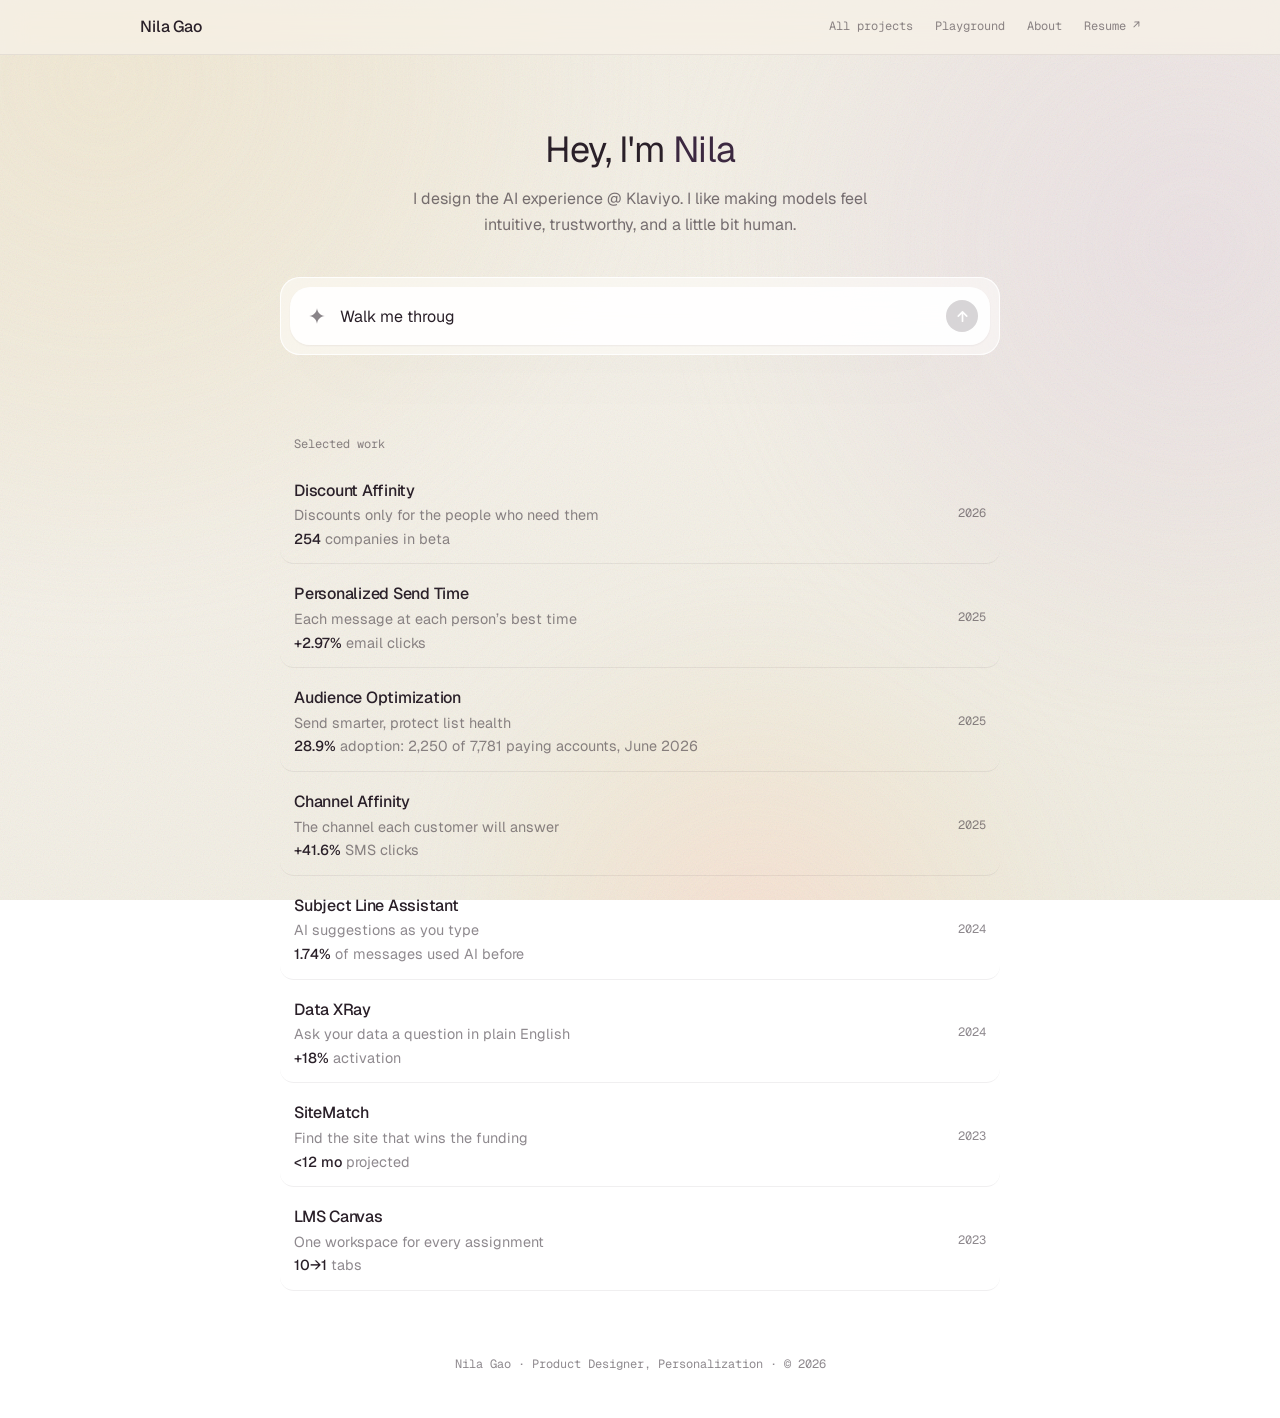
<file: index.html>
<!doctype html>
<html lang="en" data-build="public">
<head>
<meta charset="utf-8">
<meta name="viewport" content="width=device-width,initial-scale=1,viewport-fit=cover">
<title>Nila Gao, Product Designer</title>
<link rel="preconnect" href="https://fonts.googleapis.com">
<link rel="preconnect" href="https://fonts.gstatic.com" crossorigin>
<link rel="stylesheet" href="https://fonts.googleapis.com/css2?family=Geist:wght@300;400;500;600&family=Geist+Mono:wght@400;500&display=swap">
<link rel="stylesheet" href="tokens.css">
<link rel="stylesheet" href="site.css">
</head>
<body>
<div class="amb" aria-hidden="true"><div class="blob k1"></div><div class="blob k2"></div><div class="blob k3"></div></div>
<div class="grain" aria-hidden="true"></div>
<div class="spark" id="spark" aria-hidden="true"><svg viewBox="0 0 24 24"><path d="M12 1.6c.65 5.7 4.7 9.75 10.4 10.4-5.7.65-9.75 4.7-10.4 10.4-.65-5.7-4.7-9.75-10.4-10.4C7.3 11.35 11.35 7.3 12 1.6z"/></svg></div>

<header class="site-head">
  <div class="site-head-in">
    <a class="logo" href="#" id="logo">Nila Gao</a>
    <nav class="site-nav">
      <button id="nav-all" type="button">All projects</button>
      <a class="hide-s" href="#playground" id="nav-pg">Playground</a>
      <a href="#about" id="nav-about">About</a>
      <a href="https://docs.google.com/document/d/1xMYgFVV8WB2Wj24K4v6swgLmBFmVYXQ8/edit" target="_blank" rel="noopener">Resume ↗</a>
    </nav>
  </div>
</header>

<div class="view on" id="v-home">
<main class="home">
  <div class="hero">
    <h1 class="h1" id="h1" aria-label="Hey, I'm Nila"></h1>
    <p class="sub" id="sub" aria-label="I design the AI experience @ Klaviyo. I like making models feel intuitive, trustworthy, and a little bit human."></p>
  </div>

  <p class="sr-only" id="ans-live" aria-live="polite"></p>
  <div class="box" id="box">
    <form class="q" id="qform" autocomplete="off" role="search">
      <svg class="mark" viewBox="0 0 24 24" aria-hidden="true"><path d="M12 1.6c.65 5.7 4.7 9.75 10.4 10.4-5.7.65-9.75 4.7-10.4 10.4-.65-5.7-4.7-9.75-10.4-10.4C7.3 11.35 11.35 7.3 12 1.6z"/></svg>
      <input id="q" type="text" placeholder="Ask about my work, or search projects" aria-label="Ask about Nila's work, or search projects" aria-controls="res">
      <button class="clr" id="clr" type="button" hidden>Clear</button>
      <kbd id="kbd">⌘K</kbd>
      <span class="press-hint" aria-hidden="true">Press ↵ to ask</span>
      <button class="go" id="go" type="submit" aria-label="Ask" disabled><svg viewBox="0 0 16 16" fill="none" stroke="currentColor" stroke-width="1.8" stroke-linecap="round" stroke-linejoin="round"><path d="M8 13V3M3.5 7.5 8 3l4.5 4.5"/></svg></button>
    </form>
    <div class="chips" id="chips"></div>
    <div class="ans" id="ans"></div>
    <div class="res" id="res" role="listbox" aria-label="Projects"></div>
    <div class="ans-next" id="ans-next"></div>
    
  </div>
  <section class="more" id="more" aria-labelledby="more-h">
    <div class="more-head"><h2 id="more-h">More work</h2><span id="more-n"></span></div>
    <div class="res more-list" id="more-list" role="listbox" aria-label="More work"></div>
  </section>
</main>
<div class="footer">Nila Gao · Product Designer, Personalization · © 2026</div>
</div>

<div class="view" id="v-all"><main class="page-main"><div class="page" id="all-body"></div></main><div class="footer">Nila Gao · Product Designer, Personalization · © 2026</div></div>
<div class="view" id="v-cs"><main class="page-main"><article class="page" id="cs-body"></article></main><div class="footer">Nila Gao · Product Designer, Personalization · © 2026</div></div>


<template id="cs-send-time">
<article class="dd st">
  <header class="dd-hero">
    <div class="cs-eyebrow">Case study · Klaviyo · Product designer · 2025–26</div>
    <h1 class="cs-h1">Personalized Send Time</h1>
    <p class="body cs-sub">Every message lands at each person’s best hour. Marketers set the window, Klaviyo picks the moment, and a control group shows whether it worked.</p>
  </header>
  <div class="dd-stage lx-stage" aria-label="The Klaviyo scheduler with Personalized send time selected, spreading sends across each person’s best hour">
    <div class="lx st-lx" id="st-hero">
      <div class="lx-screen"><div class="lx-app st-app">
        <div class="lx-top"><span class="lx-back"><svg viewBox="0 0 16 16" width="12" height="12"><path d="M10 3 5 8l5 5" stroke="currentColor" stroke-width="1.4" fill="none" stroke-linecap="round" stroke-linejoin="round"/></svg></span><span class="lx-crumb"><b>Fall drop</b> / Email</span><span class="lx-btns"><i>Back</i><i class="dk">Schedule</i></span></div>
        <div class="st-body">
          <div class="st-modal">
            <div class="st-mh"><b>Schedule or send campaign</b><span>×</span></div>
            <div class="st-mb">
              <div class="st-tiles"><div class="on"><b>Schedule</b><small>Pick a future time</small></div><div><b>Send now</b><small>Start immediately</small></div></div>
              <label>Send date</label><div class="st-in">Thu, Dec 4</div>
              <label>Sending type</label>
              <div class="st-dd"><button type="button" class="st-in st-sel" data-st-sel><span data-st-type>Fixed send time</span></button>
                <div class="st-menu" data-st-menu>
                  <button type="button" data-st-opt="fixed">Fixed send time<small>Send at a specific date and time</small></button>
                  <button type="button" data-st-opt="gradual">Gradual send<small>Send over several hours</small></button>
                  <button type="button" data-st-opt="sst">Smart Send Time<small>One best hour for the whole list</small></button>
                  <button type="button" data-st-opt="pst" class="pst"><span>Personalized send time <em class="st-pb"><svg viewBox="0 0 16 16" width="9" height="9" style="vertical-align:-1px;margin-right:3px"><path d="M9 1.5 3.5 9H8l-1 5.5L12.5 7H8z" stroke="currentColor" stroke-width="1.2" fill="none" stroke-linejoin="round"/></svg>Personalized</em></span><small>Send when each person is most likely to engage</small></button>
                </div>
              </div>
              <div class="st-fixed"><label>Time</label><div class="st-in">8:00 AM <small>Recipient’s local time</small></div></div>
              <div class="st-pst">
                <label>Sending window</label><div class="st-win"><div class="st-in">11:00 AM</div><span>–</span><div class="st-in">8:00 PM</div></div>
                <p class="st-hint">The widest window allowed, respecting quiet hours.</p>
                <label>Control send time</label><div class="st-in st-sel">Historical send time <em>Recommended</em></div>
              </div>
            </div>
            <div class="st-mf"><i>Cancel</i><i class="dk">Schedule</i></div>
          </div>
          <div class="st-del">
            <div class="st-dh"><b>Delivery</b><span data-st-cap>Everyone at 8:00 AM</span></div>
            <div class="st-chart" data-st-chart="hero"><i class="st-wband" style="--a:11;--b:20"></i></div>
            <div class="st-ax"><span>12 AM</span><span>6 AM</span><span>12 PM</span><span>6 PM</span><span>12 AM</span></div>
          </div>
        </div>
        <span class="lx-cursor" aria-hidden="true"><svg viewBox="0 0 16 16" width="18" height="18"><path d="M2 1.5v12l3.4-3.2 2.4 5 2-1-2.4-5H12z" fill="#2A2029" stroke="#fff" stroke-width="1.1" stroke-linejoin="round"/></svg></span>
      </div></div>
      <div class="lx-base"></div>
    </div>
  </div>
  <div class="dd-tldr in-hero" role="list">
    <div role="listitem"><span>Problem</span><b>One send time for the whole list</b></div>
    <div role="listitem"><span>Solution</span><b>A send window, a per-person hour, and lift you can check</b></div>
    <div role="listitem"><span>Impact</span><b>+2.97% email clicks across 1.8B+ messages</b><small data-basis="relative" data-fig="send-time">relative lift</small></div>
  </div>
  <div class="cs-proc"></div>

  <section class="band tint" data-chap="1" data-s="Problem" data-d="One send time for everyone">
    <div class="head"><p class="lbl">01 · Problem</p><h2 class="h2">Every way to send treated the list as <em>one</em> audience.</h2><p class="body">Whatever their time zone or habits, everyone got the same moment.</p></div>
    <div class="cs-b st-pq"><div class="st-now"><div class="k-card st-now-c"><div class="k-head">Schedule or send campaign</div><div class="k-body">
      <p class="st-now-l">Sending type</p><div class="k-row"><span class="k-in sel">Fixed send time ▾</span></div>
      <div class="k-menu"><div class="k-opt on"><b>Fixed send time</b><small>Send at a specific date and time</small><i>✓</i></div><div class="k-opt"><b>Gradual send</b><small>Send over several hours</small><i></i></div><div class="k-opt"><b>Smart Send Time</b><small>One best hour for the whole list</small><i></i></div></div>
    </div></div></div><blockquote class="st-q"><p>“We were sending everything at a hard 8 a.m. Like, what time is that in the U.K.?”</p><cite>Marketing lead · DTC brand · Customer call</cite></blockquote></div>
    <div class="cs-b dd-biz-w"><p class="lbl">Why it mattered</p>
      <div class="dd-biz">
        <div><b>+0.7%</b><p>Projected sitewide revenue, in the PRD sizing</p></div>
        <div><b>FY26</b><p>Anchor of the new Marketing Analytics package</p></div>
        <div><b>2</b><p>Competitors already sold it: Braze and Attentive</p></div>
        <div><b>1:1</b><p>Data science could now predict a best hour per person</p></div>
      </div></div>
  </section>

  <section class="band hmw" aria-label="How might we">
    <p class="lbl">How might we</p>
    <p class="hmw-q">Send each message when each person is most likely to engage, without taking control away from marketers?</p>

  </section>

  <section class="ch" data-chap="2" data-s="Concepts" data-d="Three ways to hand off timing">
    <div class="head"><p class="lbl">02 · Concepts</p><h2 class="h2">Prototyping three <em>concepts</em>.</h2><p class="body">Each gave the marketer a different amount of control, from a recommendation to a toggle on today’s scheduler.</p></div>
    <div class="cs-b"><div class="dd-tabs wf" data-tg="concepts"><div class="dt-nav" role="tablist">
      <button type="button" class="on" data-t="0"><i>01</i><span><b>Recommended mode</b><small>Pick a mode, see the model’s reasoning</small></span></button>
      <button type="button" data-t="1"><i>02</i><span><b>New send type</b><small>“Optimal sending hours,” with a window</small></span></button>
      <button type="button" data-t="2"><i>03</i><span><b>Beta toggle</b><small>Turn it on at the top of the scheduler</small></span></button>
    </div><div class="dt-panes">
      <div class="dt-p on" data-p="0"><div class="ui"><div class="st-m">
        <div class="st-mh"><b>Schedule or send campaign</b><span>×</span></div>
        <div class="st-mb"><label>Send date</label><div class="st-in">Thu, Dec 4</div>
          <div class="st-radio on"><i></i><div><b>Maximize recipient engagement <em>Recommended</em></b><small>Send at the optimal time for each recipient over 24 hrs</small></div></div>
          <div class="st-radio"><i></i><div><b>Follow your typical sending hours</b><small>Send only between 8:00 AM – 2:00 PM</small></div></div>
          <p class="st-ct">Recipient preference by hour</p>
          <div class="st-bars"><i style="--h:12"></i><i style="--h:8"></i><i style="--h:6"></i><i style="--h:5"></i><i style="--h:6"></i><i style="--h:10"></i><i style="--h:22"></i><i style="--h:38"></i><i style="--h:52"></i><i style="--h:60" class="on"></i><i style="--h:58" class="on"></i><i style="--h:64" class="on"></i><i style="--h:70" class="on"></i><i style="--h:62" class="on"></i><i style="--h:55"></i><i style="--h:50"></i><i style="--h:56"></i><i style="--h:66"></i><i style="--h:78"></i><i style="--h:82"></i><i style="--h:70"></i><i style="--h:48"></i><i style="--h:30"></i><i style="--h:18"></i></div>
          <div class="st-bax"><span>12 AM</span><span>12 PM</span><span>12 AM</span></div>
        </div></div></div></div>
      <div class="dt-p" data-p="1"><div class="ui"><div class="st-m">
        <div class="st-mh"><b>Schedule or send campaign</b><span>×</span></div>
        <div class="st-mb"><div class="st-tiles"><div class="on"><b>Schedule ahead</b></div><div><b>Send now</b></div></div>
          <label>Type</label><div class="st-in st-sel"><span>✦ Optimal sending hours</span></div>
          <div class="st-set"><b>Optimal send settings</b><small>Window of accepted hours used to find the optimal time per recipient, in their local time.</small>
            <div class="st-win"><div class="st-in">9:00 AM</div><span>–</span><div class="st-in">8:00 PM</div></div></div>
        </div></div></div></div>
      <div class="dt-p" data-p="2"><div class="ui"><div class="st-m">
        <div class="st-bn"><div><b>Optimal sending hours <em>Beta</em></b><small>Send campaigns at the best time to maximize engagement.</small></div><i class="st-sw"></i></div>
        <div class="st-mb"><div class="st-tiles"><div class="on"><b>Schedule</b><small>Choose a future date and time</small></div><div><b>Send now</b><small>Start sending immediately</small></div></div>
          <label>Send date</label><div class="st-in">Thu, Dec 4</div>
          <label>Sending type</label><div class="st-in st-sel">Fixed send time</div>
          <div class="st-win2"><div><label>Time</label><div class="st-in">--:--</div></div><div><label>Time zone</label><div class="st-in st-sel">Recipient’s local time zone</div></div></div>
        </div></div></div></div>
    </div></div></div>
  </section>

  <section class="band paper" data-chap="3" data-s="Research" data-d="Five marketers, three concepts">
    <div class="head"><p class="lbl">03 · Research</p><h2 class="h2">Usability tests with 5 <em>marketers</em>.</h2><p class="body">One question across all three concepts: what did they expect Klaviyo to decide?</p></div>
    <div class="cs-b"><div class="cs-ins dd-ins2 st-ins3">
      <div><small>Recommended mode</small><p><b>Loved the recommendation, not the chart.</b><span>Keep the recommendation, drop the reasoning chart.</span></p></div>
      <div><small>New send type</small><p><b>They expected Klaviyo to pick the time.</b><span>Make the window optional.</span></p></div>
      <div><small>Beta toggle</small><p><b>“I didn’t know this existed.”</b><span>Move it into the send type.</span></p></div>
    </div></div>
    <div class="cs-b st-ba" data-st-ba>
      <p class="h3 cs-subh">From choosing a time to defining a window</p><p class="body dd-sub">The marketer owns the boundaries. The model picks each person’s hour inside them.</p>
      <div class="st-seg" role="tablist"><button type="button" class="on" data-ba="before">Before · pick one time</button><button type="button" data-ba="after">After · define a window</button></div>
      <div class="st-chart big" data-st-chart="ba"><i class="st-wband" style="--a:11;--b:20"><span>Marketer’s window · 11 AM – 8 PM</span></i></div>
      <div class="st-ax"><span>12 AM</span><span>6 AM</span><span>12 PM</span><span>6 PM</span><span>12 AM</span></div>
      <div class="st-who"><div><small>Marketer decides</small><b data-ba-m>One hour, for every recipient</b></div><div><small>Model decides</small><b data-ba-d>Nothing</b></div></div>
    </div>
  </section>

  <section class="ch" data-chap="4" data-s="Trust" data-d="Telling the data story">
    <div class="head"><p class="lbl">04 · Trust</p><h2 class="h2">Telling the data <em>story</em>.</h2><p class="body">Beta launched to 85 companies. The first report led with one big number, and customers asked: compared to what? Most of the design came from working out how the data should tell its story.</p></div>
    <div class="cs-b"><figure class="st-wall"><img src="iterations-wall.jpg" alt="A wall of report explorations: campaign overviews, deliverability pages, lift panels and hourly charts" loading="lazy"><figcaption class="cap">Dozens of report explorations, across campaign overview, deliverability and a full lift view.</figcaption></figure></div>
    <div class="cs-b"><blockquote class="st-q"><p>“I don’t need you to tell me again that it works and break up all my data.”</p><cite>Marketing lead · DTC brand · Beta feedback</cite></blockquote></div>
    <div class="cs-b">
      <p class="h3 cs-subh">Is the lift real, or just noise?</p><p class="body dd-sub">A few campaigns can swing either way by chance. Each result shows a range of likely lift. If the whole range sits above zero, the lift is unlikely to be chance (95% interval).</p>
      <div class="st-sig3">
        <div><small>Significant</small><b>+8.0%</b><div class="ci" style="--a:56%;--b:94%;--p:75%"><i class="z"></i><s></s><em></em></div><p>The whole range sits above zero. Safe to act on.</p></div>
        <div><small>Approaching</small><b>+3.1%</b><div class="ci" style="--a:22%;--b:67%;--p:44%"><i class="z"></i><s></s><em></em></div><p>Mostly above zero, but it could still be chance. Keep sending.</p></div>
        <div><small>Not significant</small><b>+0.4%</b><div class="ci" style="--a:2.5%;--b:52.5%;--p:27.5%"><i class="z"></i><s></s><em></em></div><p>The range spans zero. Nothing to claim yet.</p></div>
      </div>
    </div>
  </section>

  <section class="band paper" data-chap="5" data-s="Experiment" data-d="Banner vs. dropdown, 50/50">
    <div class="head"><p class="lbl">05 · Experiment</p><h2 class="h2">Less prominent, more <em>adopted</em>.</h2><p class="body">Beta shipped with a banner at the top of the scheduler. After GA, we tested it against an option inside the dropdown marketers already use, 50/50 by company, built to catch a drop. I bet on the banner, and lost.</p></div>
    <div class="cs-b"><div class="st-ab">
      <figure><div class="st-abi"><img src="pst-banner-panel.jpg" alt="Entry point A: a toggle banner at the top of the scheduler" loading="lazy"></div><figcaption><small>A · Toggle banner · Control</small><b>Louder, but separate from the decision.</b></figcaption></figure>
      <figure class="win"><div class="st-abi"><img src="pst-dropdown-panel.jpg" alt="Entry point B: Personalized send time inside the scheduling dropdown" loading="lazy"></div><figcaption><small>B · Inline dropdown · Winner</small><b>Found where the decision already happens.</b></figcaption></figure>
    </div></div>
    <div class="cs-b"><div class="st-lift"><b>17.5% <span>→</span> 20.7%</b><p>Eligible companies using it. The dropdown shipped to everyone in May 2026.</p></div></div>
  </section>

  <section class="band ink" data-chap="6" data-s="Solution" data-d="Set up, baseline, results">
    <div class="head"><p class="lbl">06 · Solution</p><h2 class="h2">One window, and a system that <em>holds up</em>.</h2><p class="body">Three moments in the product: turning it on, choosing what it’s compared to, and seeing whether it worked.</p></div>
    <div class="cs-b sx" data-sx>
      <div class="pt-tabs sx-tabs" role="tablist" style="grid-template-columns:repeat(3,1fr); max-width:none">
        <button type="button" class="on" data-sxt="0" role="tab" aria-selected="true"><b>01 · Set up</b><small>Pick Personalized send time and set a window. Each person gets their best hour inside it, with time zones and SMS quiet hours handled.</small></button>
        <button type="button" data-sxt="1" role="tab" aria-selected="false"><b>02 · Baseline</b><small>Choose what it’s compared to, once per account. Override it on a campaign only when the control would fall outside the window.</small></button>
        <button type="button" data-sxt="2" role="tab" aria-selected="false"><b>03 · Results</b><small>One full-page view of the lift, with both rates for every metric and how it holds up as volume grows.</small></button>
      </div>
      <div class="sx-screen">
        <img class="on" data-sxi="0" src="setup-pst.jpg" alt="Schedule drawer with Personalized send time, a sending window and prediction training" loading="lazy">
        <img data-sxi="1" src="pst-global-controls.jpg" alt="Account setting for the default control send time" loading="lazy">
        <img data-sxi="2" src="perf-takeover.jpg" alt="Personalized send time results: total lift, both rates for every metric, and lift as volume grows" loading="lazy">
      </div>
    </div>
  </section>

  <section class="ch outcome" data-chap="7" data-s="Outcome" data-d="Live in campaigns since Jan 2026">
    <div class="head"><p class="lbl">07 · Outcome</p><h2 class="h2">Live in campaigns since <em>January 2026</em>.</h2></div>
    <div class="cs-b"><div class="dd-stats st-stats"><div><b>21%</b><span>Of eligible companies at GA, about 940</span></div><div><b>+18%</b><span>Relative adoption from the entry-point test</span></div><div><b>+2.97%</b><span>Email click rate, across 1.8B+ messages</span><small data-basis="relative" data-fig="send-time">relative lift</small></div><div><b>+6.25%</b><span>Push placed-order rate, against control</span></div></div></div>
    <div class="cs-b"><p class="st-ref"><small>The limit</small>Under 50K emailable profiles, results are a coin flip. The analytics only claim what the data supports.</p></div>
    <div class="cs-b"><p class="st-ref"><small>What I took from it</small>Designing AI is deciding what people control, what the system handles, and how everyone can tell it worked.</p></div>
  </section>
</article>
</template>

<template id="cs-audience">
<article class="dd st ao">
  <header class="dd-hero">
    <div class="cs-eyebrow">Case study · Klaviyo · Product designer · 2026</div>
    <h1 class="cs-h1">Audience Optimization</h1>
    <p class="body cs-sub">An AI model decides who gets each campaign: it skips people likely to unsubscribe and adds people likely to buy. I designed how marketers come to trust it.</p>
  </header>
  <div class="dd-stage lx-stage" aria-label="The campaign audience step with Audience optimization turned on">
    <div class="lx st-lx" id="ao-hero">
      <div class="lx-screen"><div class="lx-app st-app">
        <div class="lx-top"><span class="lx-back"><svg viewBox="0 0 16 16" width="12" height="12"><path d="M10 3 5 8l5 5" stroke="currentColor" stroke-width="1.4" fill="none" stroke-linecap="round" stroke-linejoin="round"/></svg></span><span class="lx-crumb"><b>Spring restock</b> / Audience</span><span class="lx-btns"><i>Back</i><i class="dk">Save and continue</i></span></div>
        <div class="st-body ao-body">
          <div class="st-modal">
            <div class="st-mh"><b>Send to</b><span></span></div>
            <div class="st-mb">
              <label>Lists and segments</label><div class="st-in st-sel">Engaged, last 90 days</div>
              <label>Don’t send to</label><div class="st-in st-sel">Suppressed profiles</div>
              <div class="ao-sec"><div class="ao-sh"><b>Audience optimization</b><span class="ao-pill">✦ Personalized</span></div>
                <div class="ao-tg" data-ao-k="skip"><div><b>Skip likely unsubscribers</b><small>Klaviyo skips <u>~480 profiles</u> predicted to unsubscribe.</small></div><button type="button" class="ao-sw" aria-label="Skip likely unsubscribers" data-ao-tg="skip"><i></i></button></div>
                <div class="ao-tg" data-ao-k="add"><div><b>Add likely buyers <em>Beta</em></b><small>Klaviyo adds <u>~12,000 profiles</u> likely to engage, never more than 20%.</small></div><button type="button" class="ao-sw" aria-label="Add likely buyers" data-ao-tg="add"><i></i></button></div>
              </div>
              <div class="ao-tg ss"><div><b>Smart Sending</b><small>Skip anyone who got a message in the last 16 hours.</small></div><i class="ao-sw on"><i></i></i></div>
            </div>
          </div>
          <div class="st-del ao-sum">
            <div class="st-dh"><b>Estimated recipients</b><span>30% held back to measure lift</span></div>
            <p class="ao-big" data-ao-total>120,000</p>
            <div class="ao-rows">
              <div><span>Audience</span><b>120,000</b></div>
              <div data-ao-r="skip"><span>Skipped, likely to unsubscribe</span><b>−480</b></div>
              <div data-ao-r="add"><span>Added, likely to buy</span><b>+12,000</b></div>
            </div>
            <div class="ao-bar"><i class="a"></i><i class="s" data-ao-b="skip"></i><i class="p" data-ao-b="add"></i></div>
            <div class="ao-imp" data-ao-imp>
              <div class="ao-imh"><small>Impact so far · last 90 days</small><b>−1.4% <span>unsubscribe rate vs held back</span></b></div>
              <svg viewBox="0 0 300 70" preserveAspectRatio="none" aria-hidden="true"><line x1="0" y1="69" x2="300" y2="69" stroke="#E6E7EA"/><path class="hb" d="M0 30 L27 34 L54 28 L82 33 L109 30 L136 35 L164 29 L191 32 L218 30 L245 33 L273 29 L300 31" fill="none" stroke="#B9BCC4" stroke-width="1.6" stroke-dasharray="3 3"/><path class="op" d="M0 31 L27 37 L54 33 L82 40 L109 38 L136 44 L164 41 L191 46 L218 45 L245 49 L273 47 L300 51" fill="none" stroke="#9C6B14" stroke-width="2.2" stroke-linecap="round" stroke-linejoin="round"/></svg>
              <div class="ao-il"><span><i class="op"></i>Optimized</span><span><i class="hb"></i>Held back</span><span>12 campaigns</span><span>Illustrative data</span></div>
            </div>
          </div>
        </div>
        <span class="lx-cursor" aria-hidden="true"><svg viewBox="0 0 16 16" width="18" height="18"><path d="M2 1.5v12l3.4-3.2 2.4 5 2-1-2.4-5H12z" fill="#2A2029" stroke="#fff" stroke-width="1.1" stroke-linejoin="round"/></svg></span>
      </div></div>
      <div class="lx-base"></div>
    </div>
  </div>
  <div class="dd-tldr in-hero" role="list">
    <div role="listitem"><span>Problem</span><b>Grow revenue and reach without hurting the list</b></div>
    <div role="listitem"><span>Solution</span><b>A model that intelligently adds and removes recipients</b></div>
    <div role="listitem"><span>Impact</span><b>28.9% adoption: 2,250 of 7,781 paying accounts, June 2026 · −2.55% unsubscribes in a replay against historical sends, 1-week window</b></div>
  </div>
  <div class="cs-proc"></div>

  <section class="band tint" data-chap="1" data-s="Problem" data-d="Grow revenue, protect the list">
    <div class="head"><p class="lbl">01 · Problem</p><h2 class="h2">Every send reached people about to <em>leave</em>, and missed people likely to buy.</h2><p class="body">Marketers couldn’t fix one without risking the other.</p></div>
    <div class="cs-b st-pv" data-ao-people>
      <div class="ao-tr">
        <div class="ao-ppl" data-ps-grid></div>
        <div class="ao-mt3">
          <div><span>Unsubscribe risk</span><b><em>High</em> → Low</b></div>
          <div><span>Reach</span><b><em>120,000</em> → 131,520</b></div>
        </div>
      </div>
      <div class="ao-leg"><span><i class="k"></i>Your list</span><span><i class="x"></i>Removed: likely to unsubscribe</span><span><i class="p"></i>Added: likely to buy</span></div>
    </div>
    <div class="cs-b dd-biz-w"><p class="lbl">Why it mattered</p>
      <div class="dd-biz">
        <div><b>1–3%</b><p>Fewer unsubscribes on lists over 10K</p></div>
        <div><b>2</b><p>Competitors already adding likely buyers</p></div>
        <div><b>Paid</b><p>Anchors the Marketing Analytics package</p></div>
      </div></div>
  </section>

  <section class="band hmw" aria-label="How might we">
    <p class="lbl">How might we</p>
    <p class="hmw-q">Help marketers send to fewer of the wrong people and more of the right ones, and see that it worked?</p>
  </section>

  <section class="band paper" data-chap="2" data-s="Research" data-d="What customers trust">
    <div class="head"><p class="lbl">02 · Research</p><h2 class="h2">What <em>trustworthy</em> AI measurement looks like.</h2><p class="body">I showed 6 customers the same result three ways. They only trusted it next to the held-back group. That became the rule for every number, along with keeping early signals apart from proven results.</p></div>
    <div class="cs-b st-pv" data-ao-fmt>
      <div class="st-seg" role="tablist"><button type="button" class="on" data-f="0">Lift only</button><button type="button" data-f="1">Percentage points</button><button type="button" data-f="2">Both rates</button></div>
      <div class="ao-fmt">
        <div class="ao-kc" data-f-card>
          <div class="ao-kch">Audience optimization · Illustrative data</div>
          <div class="ao-kcm">
            <div><div class="v" data-f-v>−1.9%</div><div class="l">Unsubscribe rate change <i class="ok"></i></div><div class="rr" data-f-r><span>Personalized group rate: 0.118%</span><span>Control group rate: 0.120%</span></div></div>
            <div class="mute"><div class="v" data-f-v2>+0.4%</div><div class="l">Placed order rate lift <i></i></div><div class="rr"><span>Personalized group rate: 0.018%</span><span>Control group rate: 0.018%</span></div></div>
          </div>
        </div>
        <div class="ao-said"><small>What they said</small><p data-f-q>“Compared to what?”</p><b data-f-k>Not trusted</b></div>
      </div>
    </div>
    <div class="cs-b"><div class="cs-ins dd-ins2"><div><small>Takeaway 01</small><p><b>Show both rates.</b>A number was only trusted next to the held-back group’s rate.</p></div><div><small>Takeaway 02</small><p><b>Badge what’s significant.</b>A clear mark said which results were real, and which were still noise.</p></div></div></div>
  </section>

  <section class="band ink ao-solk tl" data-chap="3" data-s="Solution" data-d="Protect, prove, expand, learn">
    <div class="head"><p class="lbl">03 · Solution</p></div>
    <div class="cs-b pt-tabs ao-tabs" role="tablist" aria-label="Release cycles"><button type="button" role="tab" data-aot="Protect" class="on" aria-selected="true"><b>01 · Protect</b><small><span class="ao-dt">Jan–Mar 2026</span></small></button><button type="button" role="tab" data-aot="Prove" aria-selected="false"><b>02 · Prove</b><small><span class="ao-dt">Jun–Aug 2026</span></small></button><button type="button" role="tab" data-aot="Expand" aria-selected="false"><b>03 · Expand</b><small><span class="ao-dt">Aug–Oct 2026</span></small></button><button type="button" role="tab" data-aot="Learn" aria-selected="false"><b>04 · Learn</b><small><span class="ao-dt">Aug–Nov 2026</span></small></button></div>
    <div class="ao-actb on" data-act="Protect"><div class="ao-ph"><h3 class="h2">Skip the people likely to leave.</h3><p class="body">One opt-in toggle in the audience step, right next to Smart Sending.</p></div><div class="cs-b"><div class="lx ao-lx"><div class="lx-screen"><div class="lx-app ao-app"><img src="setup-2-beta-on.jpg" alt="Audience step in the campaign builder: Audience optimization toggle on, next to Smart Sending" loading="lazy"></div></div><div class="lx-base"></div></div></div></div>
    <div class="ao-actb" data-act="Prove"><div class="ao-ph"><h3 class="h2">Prove it worked, with both rates.</h3><p class="body">Every number sits next to the held-back group’s rate, with a mark when it’s significant.</p></div><div class="cs-b"><div class="lx ao-lx"><div class="lx-screen"><div class="lx-app ao-app"><img src="ao-results.jpg" alt="Campaign results: profiles removed, unsubscribe change with both group rates and a significance tooltip" loading="lazy"></div></div><div class="lx-base"></div></div></div></div>
    <div class="ao-actb" data-act="Expand"><div class="ao-ph"><h3 class="h2">Add the people likely to buy.</h3><p class="body">Two toggles now: Skip likely unsubscribers, and Add likely buyers, each with a count.</p></div><div class="cs-b"><div class="lx ao-lx"><div class="lx-screen"><div class="lx-app ao-app"><img src="ao-setup.jpg" alt="Edit audience: Skip and Add toggles, each with a profile count" loading="lazy"></div></div><div class="lx-base"></div></div></div></div>
    <div class="ao-actb" data-act="Learn"><div class="ao-ph"><h3 class="h2">Show progress without claiming proof.</h3><p class="body">Three states say how far along the results are.</p></div><div class="cs-b"><div class="ao-matw" data-ao-mat>
      <div class="st-seg" role="tablist"><button type="button" class="on" data-m="0">L1 · Not started</button><button type="button" data-m="1">L2 · Estimating</button><button type="button" data-m="2">L3 · Measured</button></div>
      <div class="ao-mat">
        <div class="ao-mc" data-mc="0">
          <div class="ao-mch"><b>Audience optimization</b><span class="ao-pill">Not started</span></div>
          <p class="ao-mbig">Turn it on in your next campaign</p>
          <p class="ao-mtx">30% is held back so you can see the difference.</p>
          <span class="ao-mbtn">Create campaign</span>
        </div>
        <div class="ao-mc" data-mc="1">
          <div class="ao-mch"><b>Audience optimization</b><span class="ao-pill">Estimating</span></div>
          <div class="ao-mk"><div><b>~52</b><span>Unsubscribes prevented</span></div><div><b>1,240</b><span>Profiles skipped</span></div></div>
          <div class="ao-mp"><div class="st-pg"><i style="width:40%"></i></div><span>Lift appears once it’s reliable</span></div>
        </div>
        <div class="ao-mc" data-mc="2">
          <div class="ao-mch"><b>Audience optimization</b><span class="ao-pill ok">✓ Measured</span></div>
          <div class="ao-mk"><div><b>−1.4%</b><span>Unsubscribe rate change</span><em>Optimized vs. held back · significant</em></div><div class="mute"><b>—</b><span>Placed order rate lift</span><em>Not significant yet</em></div></div>
          <p class="ao-mtx">Last 90 days</p>
        </div>
      </div>
      <p class="cap">Illustrative data. Each campaign gets an automatic control. Windows: 30, 60 or 90 days (90 by default when there’s enough history).</p>
      <p class="ao-shared"><b>Beyond one feature:</b> now the shared reporting model across Personalization.</p>
    </div></div></div>
  </section>

  <section class="ch outcome" data-chap="4" data-s="Impact" data-d="Adoption and retention">
    <div class="head"><p class="lbl">04 · Impact</p><h2 class="h2">Off by default, still chosen, and <em>fewer</em> unsubscribes.</h2></div>
    <div class="cs-b"><div class="dd-stats st-stats ao-st3"><div><b>28.9%</b><span>Adoption: 2,250 of 7,781 paying accounts, June 2026</span></div><div><b>−2.55%</b><span>Unsubscribes in a replay against historical sends, 1-week window</span></div><div><b>−2.35%, −2.09%</b><span>The same replay at 2 and 4 weeks</span></div></div></div>
    <div class="cs-b"><p class="st-ref"><small>Next time</small>Define when learning ends before launch, and design the empty states first.</p></div>
  </section>
</article>
</template>

<template id="cs-discount">
<article class="dd">
  <header class="dd-hero">
    <div class="cs-eyebrow">Case study · Klaviyo · Product designer · 2026</div>
    <h1 class="cs-h1">Discount Affinity</h1>
    <p class="body cs-sub">Smarter discounts that protect revenue. Marketers send codes only to the customers who need one, and stop giving margin away to everyone else.</p>
  
  </header>
  <div class="dd-stage lx-stage" aria-label="A Black Friday email in the Klaviyo editor, with discount affinity turned on in the coupon block">
    <div class="lx" id="lx">
      <div class="lx-screen"><div class="lx-app">
        <div class="lx-top"><span class="lx-back"><svg viewBox="0 0 16 16" width="12" height="12"><path d="M7 3H3v10h4M6 8h7M10 5l3 3-3 3" stroke="currentColor" stroke-width="1.3" fill="none" stroke-linecap="round" stroke-linejoin="round"/></svg></span><span class="lx-crumb"><b>Black Friday</b> / Email 1</span><span class="lx-pers"><svg viewBox="0 0 16 16" width="9" height="9" style="vertical-align:-1px;margin-right:3px"><path d="M9 1.5 3.5 9H8l-1 5.5L12.5 7H8z" stroke="currentColor" stroke-width="1.2" fill="none" stroke-linejoin="round"/></svg>Personalized</span><span class="lx-btns"><i>Manage template ▾</i><i>Preview</i><i class="dk">Save and return</i></span></div>
        <div class="lx-body">
          <nav class="lx-rail" aria-hidden="true"><i class="on"><svg viewBox="0 0 16 16" width="11" height="11"><circle cx="8" cy="8" r="6.2" stroke="currentColor" stroke-width="1.2" fill="none"/><path d="M8 5v6M5 8h6" stroke="currentColor" stroke-width="1.2"/></svg></i><i><svg viewBox="0 0 16 16" width="11" height="11"><path d="M8 2a6 6 0 1 0 0 12c1 0 1.2-.8.8-1.5-.5-.8 0-1.8 1-1.8H12a2 2 0 0 0 2-2A6 6 0 0 0 8 2z" stroke="currentColor" stroke-width="1.1" fill="none"/><circle cx="5.2" cy="7" r=".9" fill="currentColor"/><circle cx="8" cy="5" r=".9" fill="currentColor"/><circle cx="10.8" cy="7" r=".9" fill="currentColor"/></svg></i></nav>
          <aside class="lx-panel">
            <div class="lx-ph"><span>←</span><b>Coupon</b><em></em></div>
            <div class="lx-tabs"><i class="on">Styles</i><i>Display</i></div>
            <div class="lx-sec"><p class="lx-h">Coupon selection</p><div class="lx-select">BF-20OFF · 20% off · ends Nov 30</div></div>
            <div class="lx-sec lx-da">
              <div class="lx-tg"><div><b>Discount affinity</b><span>Klaviyo scores how much each profile engages with discounts to help assign the right coupon.</span></div><button type="button" class="lx-sw" aria-label="Discount affinity" data-lx-tg><i></i></button></div>
              <div class="lx-tiers"><div class="lx-card">
                <div class="lx-row" data-t="deal"><div><b>Deal seeker</b><span><a>Preview</a> ~9.3K</span></div><i class="lx-dd">BF-20OFF · 20% off</i></div>
                <div class="lx-row" data-t="occ"><div><b>Occasional deal seeker</b><span><a>Preview</a> ~6.9K</span></div><i class="lx-dd">BF-10OFF · 10% off</i></div>
                <div class="lx-row" data-t="full"><div><b>Full price buyer</b><span><a>Preview</a> ~12.8K</span></div><i class="lx-dd">No coupon</i></div>
              </div></div>
            </div>
            <div class="lx-acc"><div>Header text<svg viewBox="0 0 16 16" width="10" height="10"><path d="M8 3v10M3 8h10" stroke="currentColor" stroke-width="1.4" fill="none"/></svg></div><div>Coupon text<svg viewBox="0 0 16 16" width="10" height="10"><path d="M8 3v10M3 8h10" stroke="currentColor" stroke-width="1.4" fill="none"/></svg></div><div>Color<svg viewBox="0 0 16 16" width="10" height="10"><path d="M8 3v10M3 8h10" stroke="currentColor" stroke-width="1.4" fill="none"/></svg></div><div>Style<svg viewBox="0 0 16 16" width="10" height="10"><path d="M8 3v10M3 8h10" stroke="currentColor" stroke-width="1.4" fill="none"/></svg></div><div>Border<svg viewBox="0 0 16 16" width="10" height="10"><path d="M8 3v10M3 8h10" stroke="currentColor" stroke-width="1.4" fill="none"/></svg></div></div>
          </aside>
          <div class="lx-canvas">
            <div class="lx-devc"><i class="on">▭ Desktop</i><i>▯ Mobile</i></div><div class="lx-seg" role="tablist"><button type="button" data-v="all" class="on">All recipients</button><button type="button" data-v="deal">Deal seeker</button><button type="button" data-v="occ">Occasional deal seeker</button><button type="button" data-v="full">Full price buyer</button></div>
            <div class="lx-email">
              <div class="lx-nav"><b>NORTHWIND</b><span>New · Women · Men · Sale</span></div>
              <div class="lx-hero"><small>Black Friday</small><b>Our biggest sale<br>of the year.</b></div>
              <div class="lx-cp" data-lx-cp><span class="lx-sel">Coupon</span>
                <div class="lx-code"><small>Your code</small><b data-lx-code>BF-20OFF</b><i class="lx-badge">✦ Personalized</i></div>
                <div class="lx-nocode"><small>No code for this customer</small><b>Shop the full-price edit</b></div>
              </div>
              <div class="lx-cta">Shop now</div>
              <div class="lx-foot"></div>
            </div>
          </div>
        </div>
        <span class="lx-cursor" aria-hidden="true"><svg viewBox="0 0 16 16" width="18" height="18"><path d="M2 1.5v12l3.4-3.2 2.4 5 2-1-2.4-5H12z" fill="#2A2029" stroke="#fff" stroke-width="1.1" stroke-linejoin="round"/></svg></span>
      </div></div>
      <div class="lx-base"></div>
    </div>
  </div>

  <div class="dd-tldr in-hero">
    <div><span>Problem</span><b>One code for everyone</b></div>
    <div><span>Solution</span><b>A customer score, and a toggle on every coupon</b></div>
    <div><span>Impact</span><b>Live in beta with 254 companies</b></div>
  </div>




  <div class="cs-proc" data-proc></div>

  <section class="band tint" data-chap="1" data-s="Problem" data-d="7 steps, then one code for all">
    <div class="head"><p class="lbl">01 · Problem</p><h2 class="h2">Every coupon takes 7 steps, then goes to <em>everyone</em>.</h2></div>
    
    <div class="cs-b"><div class="dd-jp" id="dd-jp">
      <div class="jp-top"><p class="jp-k">Today’s journey</p><button type="button" class="jp-rp" data-jreplay aria-label="Replay" title="Replay"><svg viewBox="0 0 16 16" width="13" height="13" fill="none" stroke="currentColor" stroke-width="1.6" stroke-linecap="round" stroke-linejoin="round" aria-hidden="true"><path d="M2.5 8a5.5 5.5 0 1 0 1.7-4"/><path d="M2.5 2.5v3h3"/></svg><span>Replay</span></button></div>
      <ol class="dd-journey jp jq"><li class="" data-j="0"><i>1</i><span>Create a campaign</span></li><li class="" data-j="1"><i>2</i><span>Pick a template</span></li><li class="" data-j="2"><i>3</i><span>Drag in a coupon block</span></li><li class="warn" data-j="3"><b class=bub>Wait, where do I make the code?</b><i>4</i><span>Leave to make a code in Coupons</span></li><li class="" data-j="4"><i>5</i><span>Come back and select it</span></li><li class="warn" data-j="5"><b class=bub>Copy, paste… again?</b><i>6</i><span>Paste the code into the text</span></li><li class="bad" data-j="6"><b class=bub>20% off for everyone?</b><i>7</i><span>Send it to everyone</span></li></ol>
      <div class="dp-sum jp-sum"><p class="jp-n jp-punch">Two tools, seven steps, and everyone still gets <em>20% off</em>.</p><button type="button" class="jp-btn jp-watch" data-watch><svg viewBox="0 0 16 16" width="12" height="12" fill="currentColor" aria-hidden="true"><path d="M4.5 3v10l8-5z"/></svg>See it in the real app<small>1:44</small></button></div>
    </div>
    </div>
    
    
  <dialog class="dd-modal" aria-label="The real flow, recorded in Klaviyo"><div class="dm-in"><div class="dm-top"><span>The real flow · setting up a Black Friday coupon in Klaviyo today</span><button type="button" data-close aria-label="Close">✕</button></div><div class="dm-cap" data-dm-cap aria-live="polite"><span class="dm-n">1 / 13</span><span class="dm-t">Create the campaign and name it</span></div><div class="dm-seg" data-dm-seg><button type="button" data-t="0" class="" title="1. Create the campaign and name it" aria-label="Jump to step 1: Create the campaign and name it"></button><button type="button" data-t="7" class="" title="2. Set up the email" aria-label="Jump to step 2: Set up the email"></button><button type="button" data-t="11" class="" title="3. Pick a template" aria-label="Jump to step 3: Pick a template"></button><button type="button" data-t="15" class="" title="4. Open the email editor" aria-label="Jump to step 4: Open the email editor"></button><button type="button" data-t="24" title="5. Leave for the Coupons tab to make a code" aria-label="Jump to step 5: Leave for the Coupons tab to make a code"></button><button type="button" data-t="30" class="" title="6. Create and configure the coupon" aria-label="Jump to step 6: Create and configure the coupon"></button><button type="button" data-t="40" title="7. Go back to the editor and refresh to find it" aria-label="Jump to step 7: Go back to the editor and refresh to find it"></button><button type="button" data-t="45" title="8. Drag in a coupon block, then dig through a cluttered coupon list" aria-label="Jump to step 8: Drag in a coupon block, then dig through a cluttered coupon list"></button><button type="button" data-t="57" class="" title="9. Write the subject line and save" aria-label="Jump to step 9: Write the subject line and save"></button><button type="button" data-t="67" class="" title="10. Review: the email is set up" aria-label="Jump to step 10: Review: the email is set up"></button><button type="button" data-t="78" class="" title="11. Now SMS: start writing the message" aria-label="Jump to step 11: Now SMS: start writing the message"></button><button type="button" data-t="84" title="12. Personalize icon, then a dropdown. Only existing coupons, no way to make a new one" aria-label="Jump to step 12: Personalize icon, then a dropdown. Only existing coupons, no way to make a new one"></button><button type="button" data-t="92" class="" title="13. The SMS has its coupon. Both messages are ready" aria-label="Jump to step 13: The SMS has its coupon. Both messages are ready"></button></div><video src="today.mp4" controls playsinline preload="none" data-rate="1.25" data-steps='[[0, "Create the campaign and name it", 0], [7, "Set up the email", 0], [11, "Pick a template", 0], [15, "Open the email editor", 0], [24, "Leave for the Coupons tab to make a code", 1], [30, "Create and configure the coupon", 0], [40, "Go back to the editor and refresh to find it", 1], [45, "Drag in a coupon block, then dig through a cluttered coupon list", 1], [57, "Write the subject line and save", 0], [67, "Review: the email is set up", 0], [78, "Now SMS: start writing the message", 0], [84, "Personalize icon, then a dropdown. Only existing coupons, no way to make a new one", 1], [92, "The SMS has its coupon. Both messages are ready", 0]]'></video></div></dialog>
    
    <div class="cs-b dd-biz-w"><p class="lbl">Why it mattered</p>
      <div class="dd-biz">
        <div><b>2021</b><p>Customers first asked for it</p></div>
        <div><b>103M</b><p>Coupon messages sent in June</p></div>
        <div><b>3</b><p>Competitors already ship a version</p></div>
        <div><b>Flagship</b><p>Of Klaviyo’s Personalization add-on</p></div>
      </div></div>
  </section>

  <section class="band hmw" aria-label="How might we">
    <p class="lbl">How might we</p>
    <p class="hmw-q">Help marketers give discounts only to the customers who need them, and trust it enough to turn it on?</p>
  </section>

  <section class="ch" data-chap="2" data-s="Discovery" data-d="Where competitors put it">
    <div class="head"><p class="lbl">02 · Discovery</p><h2 class="h2">16 competitors, and most <em>hide</em> the decision in a separate tool.</h2><p class="body">I mapped each one screen by screen. None prove a discount paid off, and the best put the decision right on the email. That’s where Klaviyo’s belongs.</p></div>
    
    <div class="cs-b"><a class="dd-board" href="competitive-board-hd.jpg" data-zoom target="_blank" rel="noopener"><img src="competitive-board-hd.jpg" alt="FigJam board comparing 16 tools screen by screen" loading="lazy"></a></div>
    <div class="cs-b"><p class="h3 cs-subh">Where it could live in Klaviyo</p><p class="body dd-sub">I turned those patterns into entry points across Klaviyo’s campaign flow, and brought them to my PM before the PRD was written.</p><a class="dd-board" href="concepts-board-hd.jpg" data-zoom target="_blank" rel="noopener"><img src="concepts-board-hd.jpg" alt="Five concepts for where discount affinity could live in Klaviyo" loading="lazy"></a></div>
  </section>

  <section class="band paper" data-chap="3" data-s="Concepts" data-d="Five places to step in, tested">
    <div class="head"><p class="lbl">03 · Concepts</p><h2 class="h2">Prototyping the <em>concepts</em>.</h2><p class="body">I prototyped each entry point as a working flow, so brands could click through them instead of judging sketches.</p></div>
    <div class="cs-b"><div class="dd-int" style="--n:5">
        <span class="di-k" style="grid-column:1">Before the campaign</span><span class="di-k" style="grid-column:2 / span 2">Audience</span><span class="di-k" style="grid-column:4">Email and coupon</span><span class="di-k" style="grid-column:5">Review</span>
        <div class="di-line" aria-hidden="true"><s></s></div>
        <button type="button" data-cpt="0" style="grid-column:1" class=on><b></b><span><i>01</i>Starter segments</span><small class="cd">Ready-made segments of who needs a discount, to drop into the flows and campaigns they already run.</small></button><button type="button" data-cpt="1" style="grid-column:2"><b></b><span><i>02</i>Audience toggle</span><small class="cd">One toggle in the audience step that removes people who don’t need a discount.</small></button><button type="button" data-cpt="2" style="grid-column:3"><b></b><span><i>03</i>Segment selection</span><small class="cd">Inside the setup they already use. Turn it on and we build one-off segments for them.</small></button><button type="button" data-cpt="3" style="grid-column:4"><b></b><span><i>04</i>Coupon block toggle</span><small class="cd">Right where the coupon goes, the block decides who gets a code.</small></button><button type="button" data-cpt="4" style="grid-column:5"><b></b><span><i>05</i>Review-step nudge</span><small class="cd">A reminder before sending: these people would buy anyway. Remove them?</small></button>
      </div><div class="dd-cv"><figure class="dc-f on" data-cptv="0"><video src="concept-1.mp4" muted loop playsinline preload="metadata"></video><figcaption><b>01 · Starter segments</b><span>Ready-made segments of who needs a discount.</span></figcaption></figure><figure class="dc-f" data-cptv="1"><video src="concept-3.mp4" muted loop playsinline preload="none"></video><figcaption><b>02 · Audience toggle</b><span>A toggle in the audience step.</span></figcaption></figure><figure class="dc-f" data-cptv="2"><video src="concept-4.mp4" muted loop playsinline preload="none"></video><figcaption><b>03 · Send to / don’t send to</b><span>Choose by hand which groups get a code.</span></figcaption></figure><figure class="dc-f" data-cptv="3"><video src="concept-5.mp4" muted loop playsinline preload="none"></video><figcaption><b>04 · Coupon block toggle</b><span>Decide right where the discount is added.</span></figcaption></figure><figure class="dc-f" data-cptv="4"><video src="concept-2.mp4" muted loop playsinline preload="none"></video><figcaption><b>05 · Review-step nudge</b><span>A prompt before send: skip low-affinity profiles?</span></figcaption></figure></div><div class="dd-cnx"><button type="button" data-cpt-next>Next concept: <b data-cpt-nl>Audience toggle</b> <span aria-hidden="true">→</span></button></div></div>
    
    
    
  </section>

  <section class="ch" data-chap="4" data-s="Research" data-d="Usability tests with 8 brands">
    <div class="head"><p class="lbl">04 · Research</p><h2 class="h2">Usability tests with 8 <em>brands</em>.</h2></div>
    
    
    <div class="cs-b dd-ev"><p class="rs-ev">What brands said</p><ul class="dd-notes"><li><q>Promo for high, nothing for low</q><small>Footwear · Customer call</small></li><li><q>I can’t think of a better place for it</q><small>Usability test</small></li><li><q>Hard to find on their own</q><small>Usability test</small></li><li><q>A profile flag for segments and flows</q><small>Eyewear · Customer call</small></li><li><q>Replaces our deal-seeker segment</q><small>Home goods · Customer call</small></li><li><q>No promos for full-price shoppers</q><small>Fashion footwear · Customer call</small></li><li><q>Knows their business better than we do</q><small>Usability test</small></li><li><q>I have to be able to prove incrementality</q><small>Outdoor apparel · Customer call</small></li><li><q>See customers move between tiers</q><small>Jewelry · Customer call</small></li></ul></div><div class="dd-syn" aria-hidden="true"><span>Synthesizing to test</span></div><div class="cs-b"><div class="cs-ins dd-ins2"><div><small>Insight 01</small><p><b>Suppress, don’t select.</b> Marketers will let AI hold back a discount, but not pick who deserves one.</p></div><div><small>Insight 02</small><p><b>Trust comes before use.</b> They wanted to see the logic, and proof it worked, before turning it on.</p></div></div></div>
    
    
  
  <div class="cs-b"><p class="h3 cs-subh">Iterating the user flow</p><p class="body dd-sub">Five steps, starting with a score: a tier for each customer, based on how often they buy with a discount.</p><div class="dd-tabs"><div class="dt-nav" role="tablist"><button type="button" data-dt="0" class=on><i>01</i><span><b>Score</b><small>Four tiers, in plain words</small></span></button><button type="button" data-dt="1"><i>02</i><span><b>Configure</b><small>Works in flows with zero setup</small></span></button><button type="button" data-dt="2"><i>03</i><span><b>Activate</b><small>One toggle decides who sees the code</small></span></button><button type="button" data-dt="3"><i>04</i><span><b>Measure</b><small>Report only what we can prove</small></span></button><button type="button" data-dt="4"><i>05</i><span><b>Find it</b><small>Every coupon becomes the way in</small></span></button></div><div class="dt-panes"><div class="dt-p on" data-dtp="0"><div class="dt-why"><p><small>Why</small>Marketers act on plain tiers. A raw probability would ask them to pick a cut-off.</p><p><small>What I designed</small>Every profile gets a tier from how often its past orders used a discount: high, medium, low, or unknown.</p></div><div class="ui">
          <div class="k-card" style="width:min(320px,100%)"><div class="k-head">New segment <span class="k-btn">Save</span></div><div class="k-body">
            <div class="k-row"><span class="k-in">Discount affinity</span><span class="k-in">equals</span><span class="k-in sel">High ▾</span></div>
            <div class="k-menu"><div class="k-opt on"><b>High</b><small>Buys mostly on sale</small><i>✓</i></div><div class="k-opt"><b>Medium</b><small>Sometimes uses a code</small><i></i></div><div class="k-opt"><b>Low</b><small>Buys at full price</small><i></i></div><div class="k-opt"><b>Unknown</b><small>Not enough orders yet</small><i></i></div></div>
          </div></div></div></div><div class="dt-p" data-dtp="1"><div class="dt-why"><p><small>Why</small>Brands wanted it inside the segments and flows they already run.</p><p><small>What I designed</small>Starter segments and flow splits use the tiers, with nothing to set up.</p></div><div class="ui">
          <div class="k-flow">
            <div class="k-node"><small>Trigger</small>Started checkout</div><div class="k-line"></div>
            <div class="k-node split"><small>Split</small>Discount affinity is Low</div>
            <div class="k-br"><div><span class="k-yes">Yes</span><div class="k-node">Full-price reminder<br><span class="k-tag">No code</span></div></div><div><span class="k-no">No</span><div class="k-node">Here’s 20% off<br><span class="k-tag c">BF-20OFF</span></div></div></div>
          </div></div></div><div class="dt-p" data-dtp="2"><div class="dt-why"><p><small>Why</small>The discount is decided on the coupon, so the control belongs there too.</p><p><small>What I designed</small>One toggle on the coupon decides who sees the code. Full price buyers get the same message without it.</p></div><div class="ui">
          <div class="dd-aud">
            <div class="k-card k-mini"><span class="who">High affinity sees</span><div class="k-cp"><small>Your code</small><b>BF-20OFF</b></div></div>
            <div class="k-card k-mini off"><span class="who">Low affinity sees</span><div class="k-cp none"><small>Same email,</small><b>no coupon</b></div></div>
          </div>
        </div></div><div class="dt-p" data-dtp="3"><div class="dt-why"><p><small>Why</small>“I have to be able to prove incrementality.” Nothing is claimed before the data supports it.</p><p><small>What I designed</small>A held-back group shows codes used by tier, and lift once it’s proven.</p></div><div class="ui">
          <div class="k-card k-an" style="width:min(380px,100%)"><div class="k-head">Last 30 days <span class="k-ctl">30% control</span></div><div class="grid"><div><small>Orders with a code · High</small><b>68.5%</b></div><div><small>Orders with a code · Low</small><b>6.7%</b></div><div><small>Lift</small><b style="font-size:.8rem;color:var(--warm);font-weight:500;margin-top:8px">Coming soon</b></div></div></div>
        </div></div><div class="dt-p" data-dtp="4"><div class="dt-why"><p><small>Why</small>In sessions it was hard to find on its own. Every coupon becomes the way in.</p><p><small>What I designed</small>Discount affinity sits under every coupon, in email and SMS.</p></div><div class="ui dt-wide"><div class="dd-ba">
        <figure class="after"><img src="sms-after.jpg" alt="SMS editor: coupon chip with codes and expiry, and discount affinity below" loading="lazy"><figcaption class="cap">Discount affinity sits under every coupon.</figcaption></figure>
      </div></div></div></div></div></div>
  </section>

  <section class="band ink" data-chap="5" data-s="Solution" data-d="One toggle decides who gets a code">
    <div class="head"><p class="lbl">05 · Solution</p><h2 class="h2">One toggle, right on the <em>coupon</em>.</h2><p class="body">The final designs, built with Klaviyo’s real components. Click around: every screen below works.</p></div>
    <div class="cs-b dd-pt" id="dd-pt">
      <div class="pt-tabs" role="tablist"><button type="button" role="tab" data-pt="0" class=on aria-selected=true><b>SMS</b><small>Add a coupon, then give each segment its own.</small></button><button type="button" role="tab" data-pt="1"><b>Email</b><small>Drag in a Coupon block, then turn on Discount affinity.</small></button><button type="button" role="tab" data-pt="2"><b>Flows</b><small>Split an abandoned checkout by discount affinity.</small></button><button type="button" role="tab" data-pt="3"><b>Insights</b><small>See who needs a discount, and what discounts cost you.</small></button></div>
      <div class="lx pt-lx"><div class="lx-screen"><div class="pt-app"><iframe title="SMS prototype" data-src="proto/Discount%20Affinity%20in%20SMS.dc.html?step=1&amp;view=breakdown" data-pf="0" loading="lazy" class=on></iframe><iframe title="Email prototype" data-src="proto/Discount%20Affinity%20in%20Email.dc.html" data-pf="1" loading="lazy"></iframe><iframe title="Flows prototype" data-src="proto/Flows%20-%20Abandoned%20Checkout.dc.html" data-pf="2" loading="lazy"></iframe><iframe title="Insights prototype" data-src="proto/DAff%20Hub%20+%20PLG.dc.html" data-pf="3" loading="lazy"></iframe><div class="pt-load">Loading the prototype…</div><div class="pt-guide" aria-live="polite"><i class="pg-ring"></i><i class="pg-ghost"></i><div class="pg-tip"><small data-pg-n></small><b data-pg-t></b></div></div></div></div><div class="lx-base"></div></div>
      <div class="pt-foot"><button type="button" class="pt-restart" data-pg-restart>↺ Restart the guide</button><a class="pt-full" href="proto/Discount%20Affinity%20in%20SMS.dc.html?step=1&amp;view=breakdown" target="_blank" rel="noopener">Open full screen ↗</a></div>
    </div>
  </section>

  <section class="ch outcome" data-chap="6" data-s="Outcome" data-d="Live in beta, ready to prove it">
    <div class="head"><p class="lbl">06 · Outcome</p><h2 class="h2">Live in beta with <em>254</em> companies.</h2><p class="body">Here’s what we’re measuring, and what would make me call it a win:</p><p class="body">We’re looking for at least a 2% relative lift in order rate versus a matched control, read across the beta cohort against each account’s own baseline.</p></div>
  </section>
</article>
</template>

<script src="content.js"></script>
<script src="answers.js"></script>
<script src="app.js"></script>

</body>
</html>
</file>
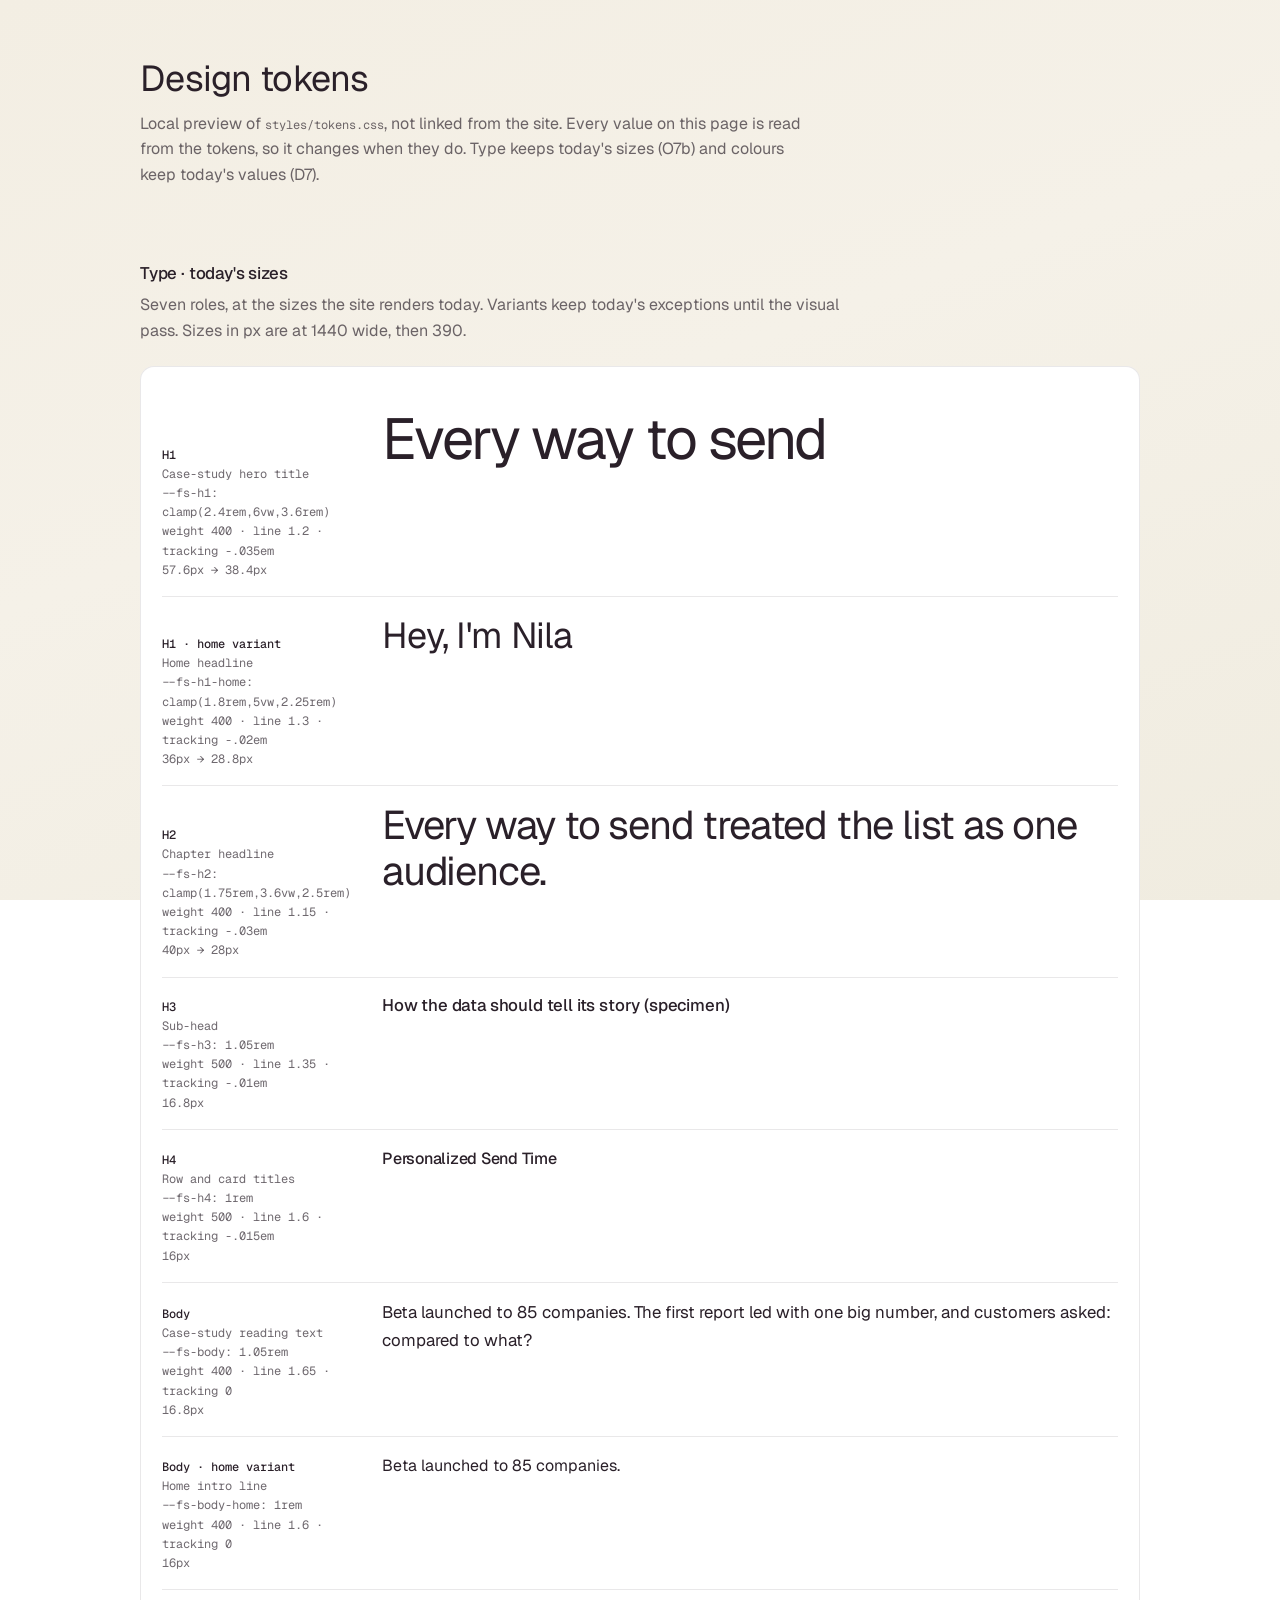
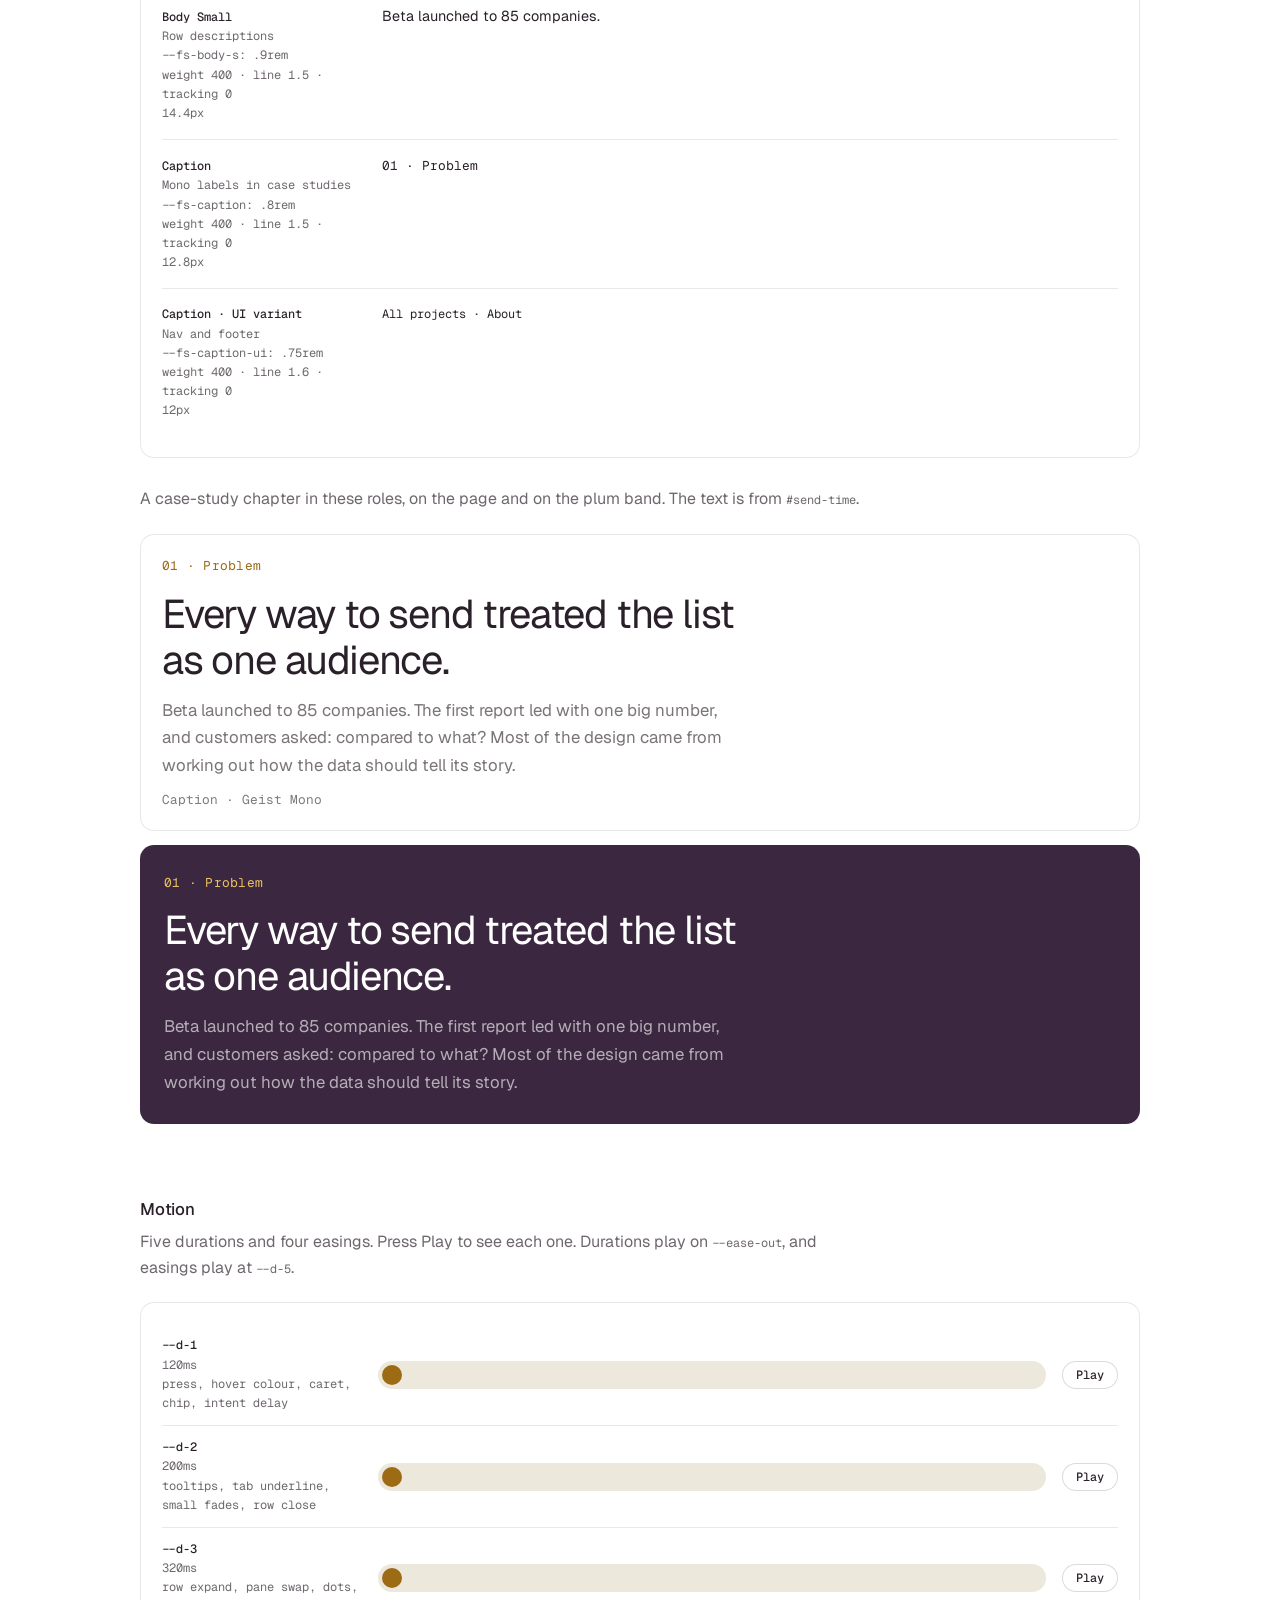
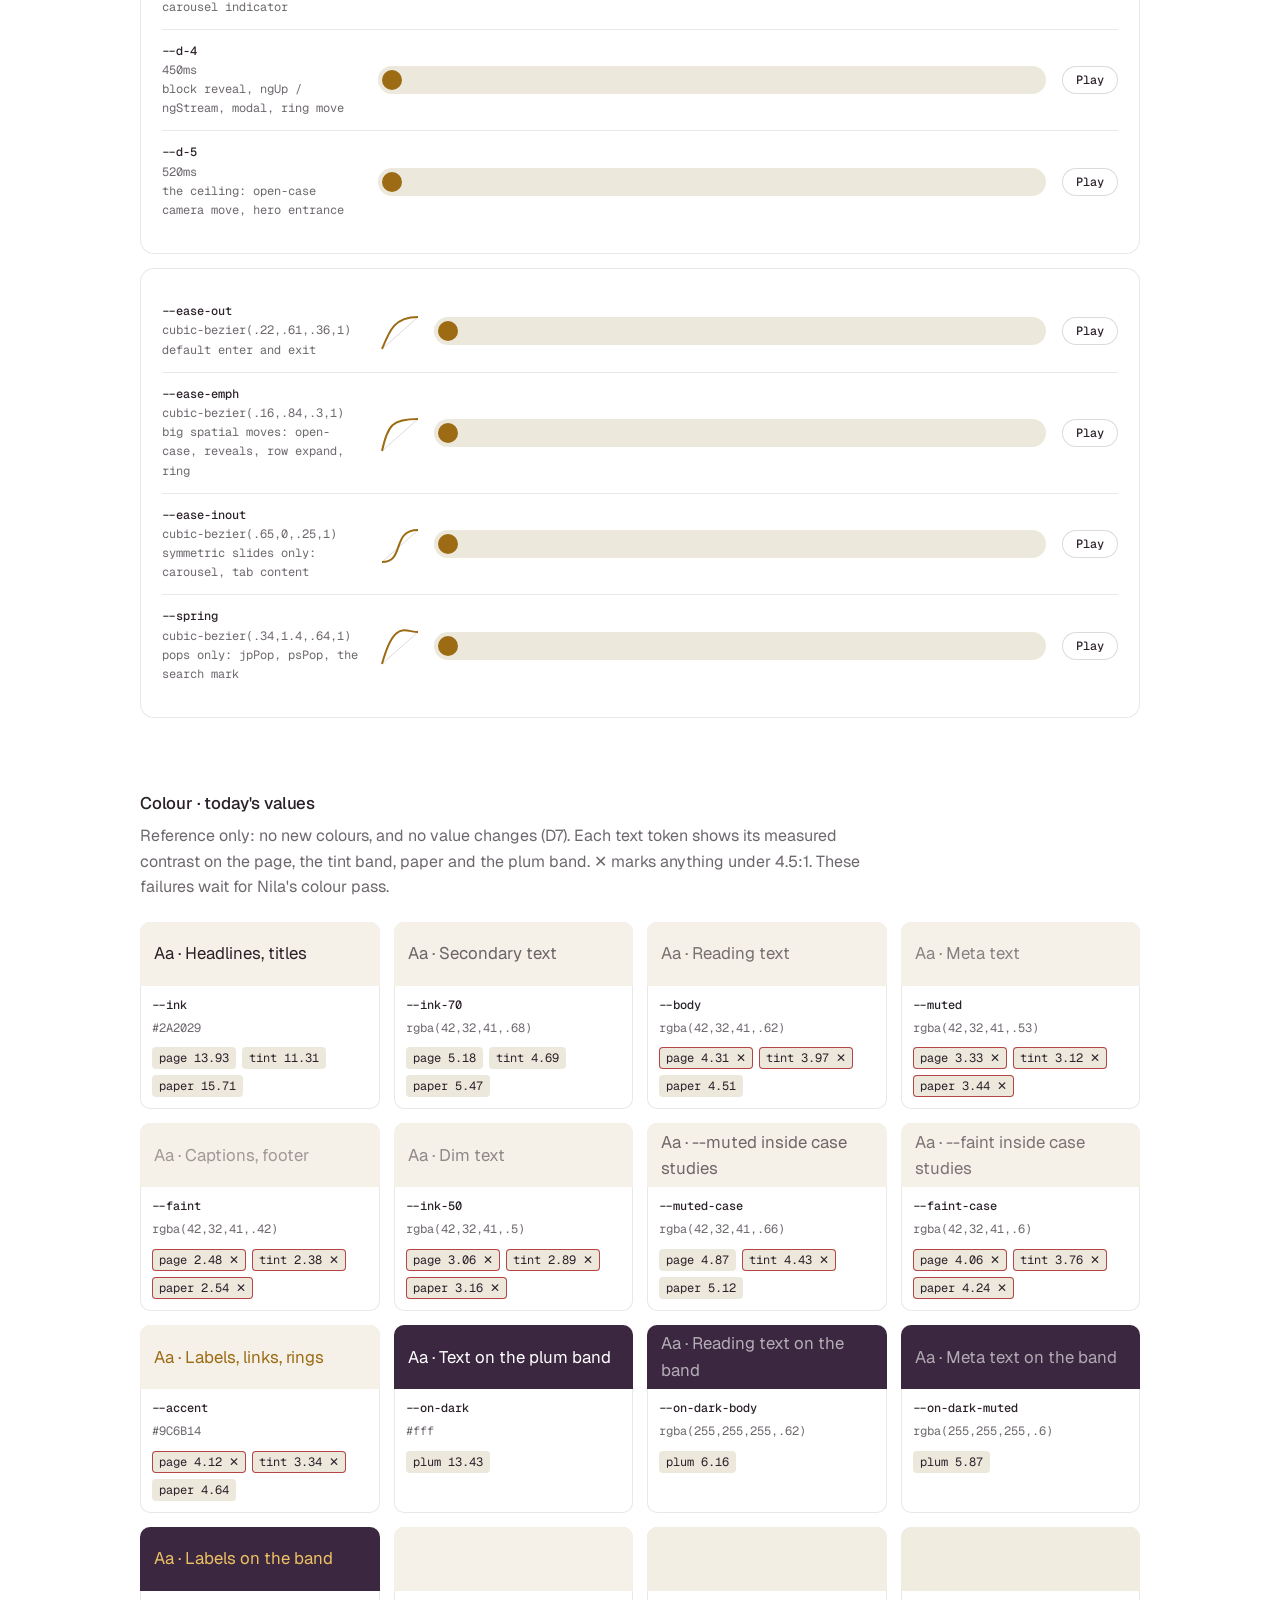
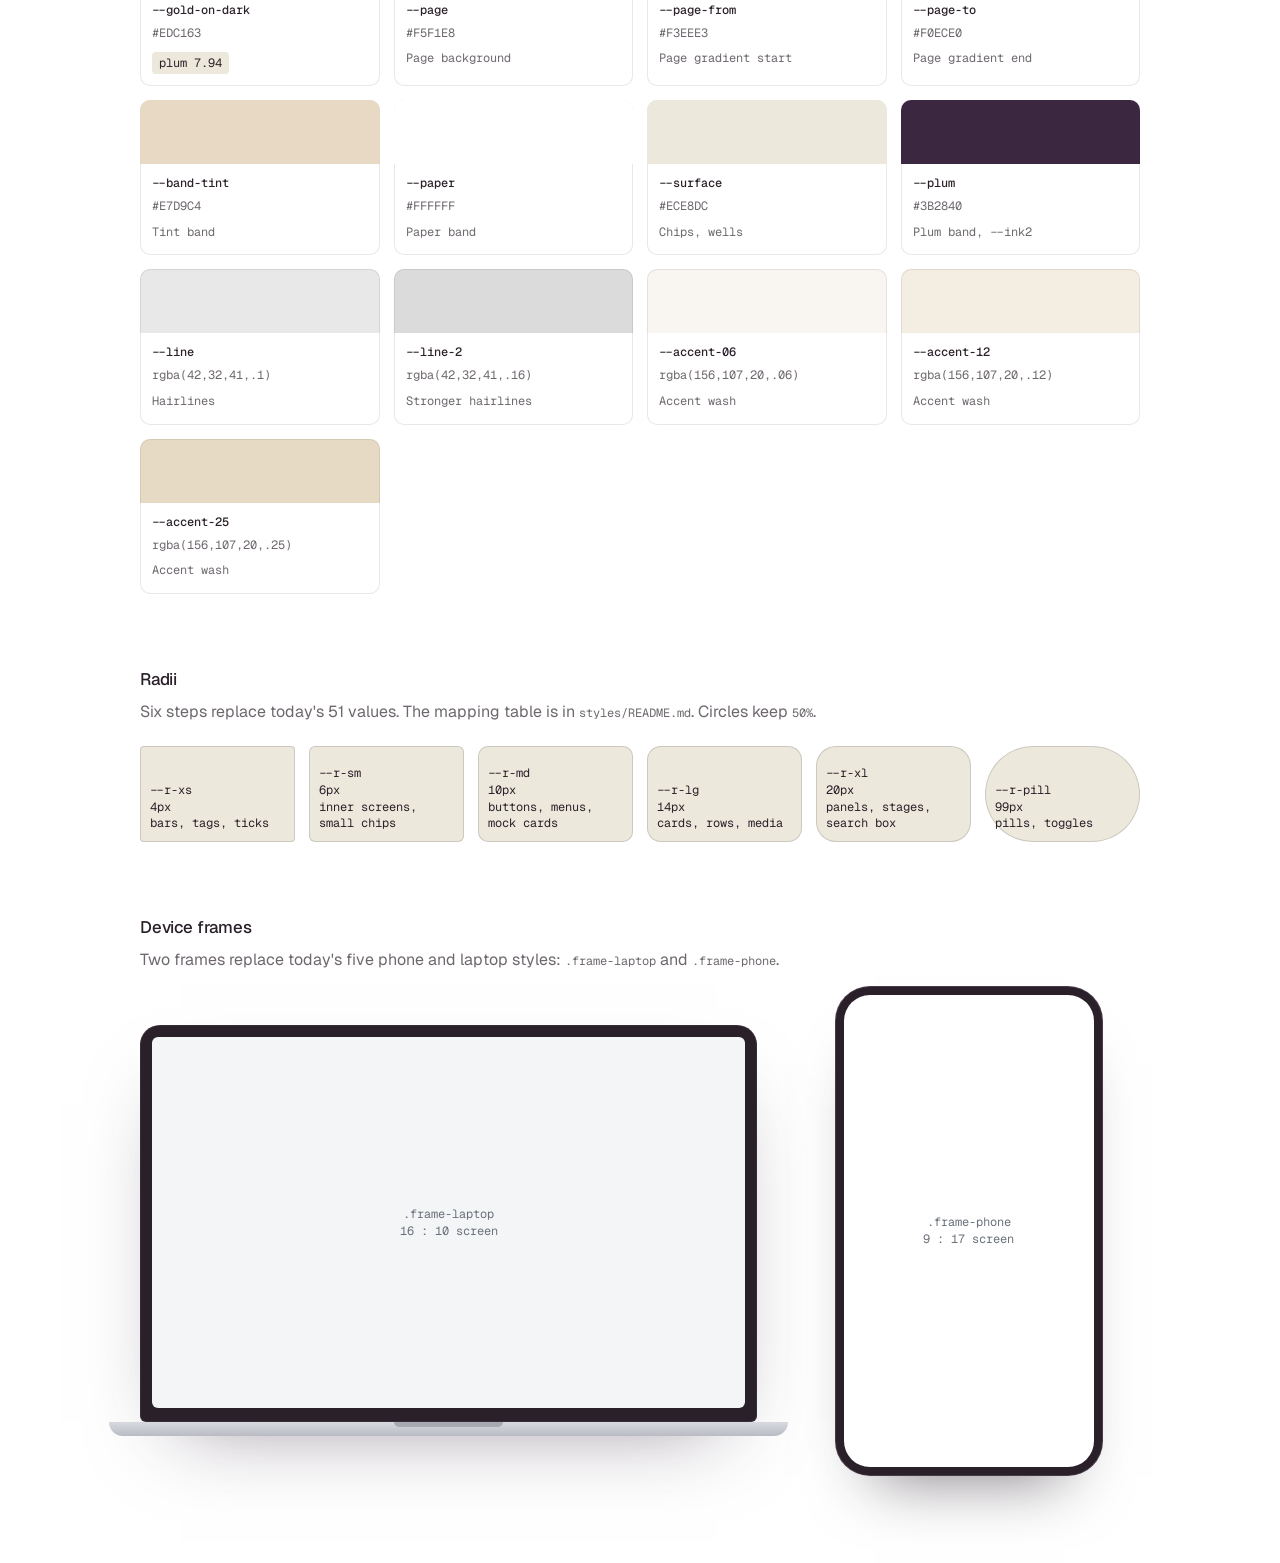
<file: tokens.html>
<!doctype html>
<html lang="en">
<head>
<meta charset="utf-8">
<meta name="viewport" content="width=device-width,initial-scale=1">
<title>Design tokens · local preview</title>
<meta name="robots" content="noindex">
<link rel="preconnect" href="https://fonts.googleapis.com">
<link rel="preconnect" href="https://fonts.gstatic.com" crossorigin>
<link rel="stylesheet" href="https://fonts.googleapis.com/css2?family=Geist:wght@300;400;500;600&family=Geist+Mono:wght@400;500&display=swap">
<link rel="stylesheet" href="styles/tokens.css">
<link rel="stylesheet" href="styles/site.css">
<style>
  /* page chrome for this preview only: tk- prefix, so nothing here leaks into the site */
  .tk{max-width:1040px; margin:0 auto; padding:56px 20px 96px; position:relative; z-index:1}
  .tk h1{font-size:var(--fs-h1-home); line-height:var(--lh-h1-home); letter-spacing:var(--tr-h1-home); font-weight:400; margin:0 0 8px}
  .tk-lede{color:var(--ink-70); max-width:62ch; margin:0}
  .tk-sec{margin-top:72px}
  .tk-sec > h2{font-size:var(--fs-h3); font-weight:var(--fw-h3); letter-spacing:var(--tr-h3); margin:0 0 6px}
  .tk-sec > p{color:var(--ink-70); margin:0 0 22px; max-width:66ch}
  .tk-k{font-family:var(--mono); font-size:var(--fs-caption-ui); color:var(--ink-70)}
  .tk-card{background:var(--paper); border-radius:var(--r-lg); box-shadow:inset 0 0 0 1px var(--line); padding:22px}
  .tk-row{display:grid; grid-template-columns:200px 1fr; gap:20px; align-items:baseline; padding:16px 0; border-top:1px solid var(--line)}
  .tk-row:first-child{border-top:0}
  .tk-spec{font-family:var(--mono); font-size:var(--fs-caption-ui); line-height:1.6; color:var(--ink-70)}
  .tk-spec b{display:block; color:var(--ink); font-weight:500}
  .tk-sample{min-width:0; overflow-wrap:anywhere}
  .tk-btn{font:500 var(--fs-caption-ui)/1 var(--mono); color:var(--ink); background:var(--white); border:0; box-shadow:inset 0 0 0 1px var(--line-2); border-radius:var(--r-pill); padding:8px 14px; cursor:pointer; transition:box-shadow var(--d-1) var(--ease-out), background var(--d-1) var(--ease-out)}
  .tk-btn:hover{box-shadow:inset 0 0 0 1px var(--accent)}
  .tk-btn:focus-visible,.tk-sw:focus-visible{outline:2px solid var(--accent); outline-offset:2px}
  .tk-track{position:relative; height:28px; border-radius:var(--r-pill); background:var(--surface); overflow:hidden}
  .tk-dot{position:absolute; top:4px; left:4px; width:20px; height:20px; border-radius:50%; background:var(--accent)}
  .tk-track.go .tk-dot{transform:translateX(calc(var(--tw) - 28px))}
  .tk-mo{display:grid; grid-template-columns:200px 1fr auto; gap:16px; align-items:center; padding:12px 0; border-top:1px solid var(--line)}
  .tk-mo:first-child{border-top:0}
  .tk-curve{width:44px; height:44px; flex:none}
  .tk-grid{display:grid; grid-template-columns:repeat(auto-fill,minmax(230px,1fr)); gap:14px}
  .tk-sw{border-radius:var(--r-md); overflow:hidden; box-shadow:inset 0 0 0 1px var(--line); background:var(--paper)}
  .tk-chip{height:64px}
  .tk-sw div.tk-meta{padding:10px 12px 12px}
  .tk-sw b{display:block; font:500 var(--fs-caption-ui)/1.5 var(--mono); color:var(--ink)}
  .tk-sw code{font:var(--fs-caption-ui)/1.5 var(--mono); color:var(--ink-70); overflow-wrap:anywhere}
  .tk-cr{display:flex; flex-wrap:wrap; gap:6px; margin-top:8px}
  .tk-cr span{font:var(--fs-caption-ui)/1 var(--mono); padding:5px 7px; border-radius:var(--r-xs); background:var(--surface); color:var(--ink)}
  .tk-cr span.fail{box-shadow:inset 0 0 0 1px var(--bad, #B54545)}
  .tk-cr span.fail::after{content:" ✕"}
  .tk-radii{display:grid; grid-template-columns:repeat(auto-fill,minmax(140px,1fr)); gap:14px}
  .tk-radii div{height:96px; background:var(--surface); box-shadow:inset 0 0 0 1px var(--line-2); display:flex; align-items:flex-end; padding:10px; font:var(--fs-caption-ui)/1.4 var(--mono); color:var(--ink)}
  .tk-frames{display:grid; grid-template-columns:1.8fr 1fr; gap:40px; align-items:center}
  .tk-ph{position:absolute; inset:0; display:grid; place-items:center; font:var(--fs-caption-ui)/1.4 var(--mono); color:#6A707A; text-align:center; padding:12px}
  .tk-band{background:var(--plum); color:var(--on-dark); border-radius:var(--r-lg); padding:28px 24px; margin-top:14px}
  .tk-band .tk-lbl{color:var(--gold-on-dark)}
  .tk-band .tk-body{color:var(--on-dark-body)}
  .tk-lbl{font-family:var(--mono); font-size:var(--fs-caption); letter-spacing:var(--tr-label); color:var(--accent); margin:0 0 14px}
  .tk-h2{font-size:var(--fs-h2); font-weight:var(--fw-h2); line-height:var(--lh-h2); letter-spacing:var(--tr-h2); margin:0 0 14px; max-width:22ch}
  .tk-body{font-size:var(--fs-body); line-height:var(--lh-body); color:var(--body); margin:0; max-width:52ch}
  .tk-cap{font-family:var(--mono); font-size:var(--fs-caption); line-height:var(--lh-caption); color:var(--faint-case); margin:10px 0 0}
  .tk-note{font:var(--fs-caption-ui)/1.6 var(--mono); color:var(--ink-70); margin-top:14px}
  @media (max-width:700px){
    .tk-row,.tk-mo{grid-template-columns:1fr; gap:8px}
    .tk-frames{grid-template-columns:1fr}
  }
</style>
</head>
<body>
<main class="tk" id="top">
  <h1>Design tokens</h1>
  <p class="tk-lede">Local preview of <span class="tk-k">styles/tokens.css</span>, not linked from the site. Every value on this page is read from the tokens, so it changes when they do. Type keeps today's sizes (O7b) and colours keep today's values (D7).</p>

  <section class="tk-sec" aria-labelledby="s-type">
    <h2 id="s-type">Type · today's sizes</h2>
    <p>Seven roles, at the sizes the site renders today. Variants keep today's exceptions until the visual pass. Sizes in px are at 1440 wide, then 390.</p>
    <div class="tk-card" id="type-rows"></div>

    <p style="margin-top:28px">A case-study chapter in these roles, on the page and on the plum band. The text is from <span class="tk-k">#send-time</span>.</p>
    <div class="tk-card">
      <p class="tk-lbl">01 · Problem</p>
      <h3 class="tk-h2">Every way to send treated the list as one audience.</h3>
      <p class="tk-body">Beta launched to 85 companies. The first report led with one big number, and customers asked: compared to what? Most of the design came from working out how the data should tell its story.</p>
      <p class="tk-cap">Caption · Geist Mono</p>
    </div>
    <div class="tk-band">
      <p class="tk-lbl">01 · Problem</p>
      <h3 class="tk-h2">Every way to send treated the list as one audience.</h3>
      <p class="tk-body">Beta launched to 85 companies. The first report led with one big number, and customers asked: compared to what? Most of the design came from working out how the data should tell its story.</p>
    </div>
  </section>

  <section class="tk-sec" aria-labelledby="s-motion">
    <h2 id="s-motion">Motion</h2>
    <p>Five durations and four easings. Press Play to see each one. Durations play on <span class="tk-k">--ease-out</span>, and easings play at <span class="tk-k">--d-5</span>.</p>
    <div class="tk-card" id="mo-dur"></div>
    <div class="tk-card" id="mo-ease" style="margin-top:14px"></div>
    <p class="tk-note" id="rm-note" hidden>Your system asks for reduced motion. On the site, motion ends in its final state; here the demos still play, because you start them.</p>
  </section>

  <section class="tk-sec" aria-labelledby="s-colour">
    <h2 id="s-colour">Colour · today's values</h2>
    <p>Reference only: no new colours, and no value changes (D7). Each text token shows its measured contrast on the page, the tint band, paper and the plum band. ✕ marks anything under 4.5:1. These failures wait for Nila's colour pass.</p>
    <div class="tk-grid" id="sw"></div>
  </section>

  <section class="tk-sec" aria-labelledby="s-radii">
    <h2 id="s-radii">Radii</h2>
    <p>Six steps replace today's 51 values. The mapping table is in <span class="tk-k">styles/README.md</span>. Circles keep <span class="tk-k">50%</span>.</p>
    <div class="tk-radii" id="radii"></div>
  </section>

  <section class="tk-sec" aria-labelledby="s-frames">
    <h2 id="s-frames">Device frames</h2>
    <p>Two frames replace today's five phone and laptop styles: <span class="tk-k">.frame-laptop</span> and <span class="tk-k">.frame-phone</span>.</p>
    <div class="tk-frames">
      <div class="frame-laptop"><div class="frame-screen"><div class="frame-view"><div class="tk-ph">.frame-laptop<br>16 : 10 screen</div></div></div><div class="frame-base"></div></div>
      <div class="frame-phone" style="margin:0 auto"><div class="frame-view"><div class="tk-ph">.frame-phone<br>9 : 17 screen</div></div></div>
    </div>
  </section>
</main>
<script>
(function(){
  const root=getComputedStyle(document.documentElement), tok=n=>root.getPropertyValue(n).trim();
  const esc=s=>String(s).replace(/[&<>"]/g,c=>({'&':'&amp;','<':'&lt;','>':'&gt;','"':'&quot;'}[c]));

  /* ---- type ---- */
  const TYPE=[
    ['H1','h1','Case-study hero title','Every way to send'],
    ['H1 · home variant','h1-home','Home headline',"Hey, I'm Nila"],
    ['H2','h2','Chapter headline','Every way to send treated the list as one audience.'],
    ['H3','h3','Sub-head','How the data should tell its story (specimen)'],
    ['H4','h4','Row and card titles','Personalized Send Time'],
    ['Body','body','Case-study reading text','Beta launched to 85 companies. The first report led with one big number, and customers asked: compared to what?'],
    ['Body · home variant','body-home','Home intro line','Beta launched to 85 companies.'],
    ['Body Small','body-s','Row descriptions','Beta launched to 85 companies.'],
    ['Caption','caption','Mono labels in case studies','01 · Problem'],
    ['Caption · UI variant','caption-ui','Nav and footer','All projects · About'],
  ];
  const mono=k=>k.startsWith('caption');
  const pick=(k,p,dflt)=>tok(`--${p}-${k}`)||(k.includes('-')?tok(`--${p}-${k.split('-')[0]}`):'')||dflt;
  document.getElementById('type-rows').innerHTML=TYPE.map(([name,k,use,txt])=>{
    const fs=tok('--fs-'+k), fw=pick(k,'fw','400'), lh=pick(k,'lh','1.5'), tr=pick(k,'tr','0');
    const style=`font-size:var(--fs-${k});font-weight:${fw};line-height:${lh};letter-spacing:${tr};font-family:var(${mono(k)?'--mono':'--sans'})`;
    return `<div class="tk-row"><div class="tk-spec"><b>${esc(name)}</b>${esc(use)}<br>--fs-${k}: ${esc(fs)}<br>weight ${esc(fw)} · line ${esc(lh)} · tracking ${esc(tr)}<br><span data-px="${k}"></span></div><div class="tk-sample" style="${style}">${esc(txt)}</div></div>`;
  }).join('');
  // px at 1440 and 390, computed from the clamp() with the viewport set to each width
  const probe=document.createElement('div'); probe.style.cssText='position:absolute;visibility:hidden'; document.body.appendChild(probe);
  const remPx=parseFloat(getComputedStyle(document.documentElement).fontSize)||16;
  const at=(expr,vw)=>{ const e=expr.replace(/(\d*\.?\d+)vw/g,(m,n)=>(n*vw/100)+'px').replace(/(\d*\.?\d+)rem/g,(m,n)=>(n*remPx)+'px'); probe.style.fontSize=e; return parseFloat(getComputedStyle(probe).fontSize); };
  document.querySelectorAll('[data-px]').forEach(el=>{ const e=tok('--fs-'+el.dataset.px); const a=at(e,1440), b=at(e,390); el.textContent=(a===b?`${+a.toFixed(1)}px`:`${+a.toFixed(1)}px → ${+b.toFixed(1)}px`); });

  /* ---- motion ---- */
  const DUR=[['--d-1','press, hover colour, caret, chip, intent delay'],['--d-2','tooltips, tab underline, small fades, row close'],['--d-3','row expand, pane swap, dots, carousel indicator'],['--d-4','block reveal, ngUp / ngStream, modal, ring move'],['--d-5','the ceiling: open-case camera move, hero entrance']];
  const EASE=[['--ease-out','default enter and exit'],['--ease-emph','big spatial moves: open-case, reveals, row expand, ring'],['--ease-inout','symmetric slides only: carousel, tab content'],['--spring','pops only: jpPop, psPop, the search mark']];
  const curve=v=>{ const m=v.match(/cubic-bezier\(([^)]+)\)/); if(!m) return ''; const [a,b,c,d]=m[1].split(',').map(Number); const Y=y=>40-y*32, X=x=>4+x*36;
    return `<svg class="tk-curve" viewBox="0 0 44 44" aria-hidden="true"><path d="M4 40 L40 8" stroke="var(--line-2)" fill="none"/><path d="M${X(0)} ${Y(0)} C${X(a)} ${Y(b)} ${X(c)} ${Y(d)} ${X(1)} ${Y(1)}" stroke="var(--accent)" stroke-width="2" fill="none"/></svg>`; };
  const row=(name,use,dur,ease,extra)=>`<div class="tk-mo"><div class="tk-spec"><b>${name}</b>${esc(tok(name))}<br>${esc(use)}</div><div style="display:flex;gap:12px;align-items:center;min-width:0">${extra||''}<div class="tk-track" style="flex:1" data-d="${dur}" data-e="${ease}"><span class="tk-dot"></span></div></div><button class="tk-btn" type="button" aria-label="Play ${name}">Play</button></div>`;
  document.getElementById('mo-dur').innerHTML=DUR.map(([n,u])=>row(n,u,n,'--ease-out')).join('');
  document.getElementById('mo-ease').innerHTML=EASE.map(([n,u])=>row(n,u,'--d-5',n,curve(tok(n)))).join('');
  document.querySelectorAll('.tk-mo .tk-btn').forEach(b=>b.addEventListener('click',()=>{
    const t=b.closest('.tk-mo').querySelector('.tk-track'), dot=t.querySelector('.tk-dot');
    t.style.setProperty('--tw',t.clientWidth+'px');
    dot.style.transition='none'; t.classList.remove('go'); void dot.offsetWidth;
    dot.style.transition=`transform var(${t.dataset.d}) var(${t.dataset.e})`; t.classList.add('go');
  }));
  if(matchMedia('(prefers-reduced-motion:reduce)').matches) document.getElementById('rm-note').hidden=false;

  /* ---- colour ---- */
  const toRGBA=v=>{ probe.style.color=''; probe.style.color=v; const m=getComputedStyle(probe).color.match(/[\d.]+/g)||[0,0,0]; return {r:+m[0],g:+m[1],b:+m[2],a:m[3]===undefined?1:+m[3]}; };
  const over=(f,b)=>({r:f.r*f.a+b.r*(1-f.a),g:f.g*f.a+b.g*(1-f.a),b:f.b*f.a+b.b*(1-f.a),a:1});
  const L=c=>{ const ch=v=>{v/=255; return v<=.03928?v/12.92:Math.pow((v+.055)/1.055,2.4)}; return .2126*ch(c.r)+.7152*ch(c.g)+.0722*ch(c.b); };
  const ratio=(f,b)=>{ const c=over(f,b), x=L(c), y=L(b); return (Math.max(x,y)+.05)/(Math.min(x,y)+.05); };
  const BG={page:'--page',tint:'--band-tint',paper:'--paper'}, DARK={plum:'--plum'};
  const SW=[
    ['--ink','Headlines, titles','light'],['--ink-70','Secondary text','light'],['--body','Reading text','light'],['--muted','Meta text','light'],['--faint','Captions, footer','light'],['--ink-50','Dim text','light'],
    ['--muted-case','--muted inside case studies','light'],['--faint-case','--faint inside case studies','light'],['--accent','Labels, links, rings','light'],
    ['--on-dark','Text on the plum band','dark'],['--on-dark-body','Reading text on the band','dark'],['--on-dark-muted','Meta text on the band','dark'],['--gold-on-dark','Labels on the band','dark'],
    ['--page','Page background','bg'],['--page-from','Page gradient start','bg'],['--page-to','Page gradient end','bg'],['--band-tint','Tint band','bg'],['--paper','Paper band','bg'],['--surface','Chips, wells','bg'],['--plum','Plum band, --ink2','bg'],
    ['--line','Hairlines','bg'],['--line-2','Stronger hairlines','bg'],['--accent-06','Accent wash','bg'],['--accent-12','Accent wash','bg'],['--accent-25','Accent wash','bg'],
  ];
  document.getElementById('sw').innerHTML=SW.map(([n,use,kind])=>{
    const v=tok(n), f=toRGBA(v); let cr='';
    const set=kind==='light'?BG:kind==='dark'?DARK:null;
    if(set) cr='<div class="tk-cr">'+Object.entries(set).map(([k,bn])=>{ const r=ratio(f,toRGBA(tok(bn))); return `<span class="${r<4.5?'fail':''}" title="${esc(n)} on ${esc(bn)}">${k} ${r.toFixed(2)}</span>`; }).join('')+'</div>';
    const chipBg=kind==='bg'?v:(kind==='dark'?`var(--plum)`:'var(--page)');
    const chip=kind==='bg'?`<div class="tk-chip" style="background:${esc(v)}"></div>`:`<div class="tk-chip" style="background:${chipBg};display:flex;align-items:center;padding:0 14px;font-size:var(--fs-body);color:${esc(v)}">Aa · ${esc(use)}</div>`;
    return `<div class="tk-sw">${chip}<div class="tk-meta"><b>${esc(n)}</b><code>${esc(v)}</code>${kind==='bg'?`<br><code>${esc(use)}</code>`:''}${cr}</div></div>`;
  }).join('');

  /* ---- radii ---- */
  const R=[['--r-xs','bars, tags, ticks'],['--r-sm','inner screens, small chips'],['--r-md','buttons, menus, mock cards'],['--r-lg','cards, rows, media'],['--r-xl','panels, stages, search box'],['--r-pill','pills, toggles']];
  document.getElementById('radii').innerHTML=R.map(([n,u])=>`<div style="border-radius:var(${n})">${n}<br>${esc(tok(n))}<br>${esc(u)}</div>`).join('');
})();
</script>
</body>
</html>
</file>
<file: tokens.css>
:root{
  color-scheme:light;
  --ink:#2A2029; --ink-70:rgba(42,32,41,.68); --ink-50:rgba(42,32,41,.5);
  --body:rgba(42,32,41,.62); --muted:rgba(42,32,41,.53); --faint:rgba(42,32,41,.42);
  --accent:#9C6B14; --accent-06:rgba(156,107,20,.06); --accent-12:rgba(156,107,20,.12); --accent-25:rgba(156,107,20,.25);
  --page:#F5F1E8; --surface:#ECE8DC; --line:rgba(42,32,41,.1); --line-2:rgba(42,32,41,.16); --white:#fff;
  --sans:"Geist",-apple-system,system-ui,"Segoe UI",Helvetica,Arial,sans-serif;
  --mono:"Geist Mono",SFMono-Regular,Consolas,ui-monospace,monospace;
  /* colour roles (W2-03): today's values, unchanged (D7). Nila's colour pass edits these. */
  --ink-rgb:42,32,41; --white-rgb:255,255,255; --accent-rgb:156,107,20; --plum-rgb:59,40,64;
  --gold-rgb:237,193,99; --black-rgb:0,0,0;         /* for rgba(var(--ink-rgb),.08) and friends */
  --plum:#3B2840;                                    /* the ink band, .band.hmw, --ink2 in case studies */
  --gold-on-dark:#EDC163;                            /* labels and accents on the plum band */
  --on-dark:#fff; --on-dark-body:rgba(255,255,255,.62); --on-dark-muted:rgba(255,255,255,.6);
  --page-from:#F3EEE3; --page-to:#F0ECE0;            /* body gradient: --page-from → --page → --page-to */
  --band-tint:#E7D9C4;                               /* .dd .band.tint (the !important rule wins) */
  --paper:#FFFFFF;                                   /* .dd .band.paper */
  --muted-case:rgba(42,32,41,.66); --faint-case:rgba(42,32,41,.6); /* .dd overrides of --muted, --faint */
  /* type (W2-04): 7 roles at TODAY's sizes (O7b: keep the current sizes). Variants keep today's exceptions. */
  --fs-h1:clamp(2.4rem,6vw,3.6rem);    --fw-h1:400; --lh-h1:1.2;  --tr-h1:-.035em;  /* case-study hero title */
  --fs-h1-home:clamp(1.8rem,5vw,2.25rem);           --lh-h1-home:1.3; --tr-h1-home:-.02em; /* home headline */
  --fs-h2:clamp(1.75rem,3.6vw,2.5rem); --fw-h2:400; --lh-h2:1.15; --tr-h2:-.03em;   /* chapter headlines */
  --fs-h3:1.05rem;      --fw-h3:500; --lh-h3:1.35; --tr-h3:-.01em;   /* sub-heads */
  --fs-h4:1rem;         --fw-h4:500; --lh-h4:1.6;  --tr-h4:-.015em;  /* row and card titles */
  --fs-body:1.05rem;    --fw-body:400; --lh-body:1.65; --tr-body:0;  /* case-study reading text */
  --fs-body-home:1rem;                 --lh-body-home:1.6;           /* home intro line */
  --fs-body-s:.9rem;    --fw-body-s:400; --lh-body-s:1.5; --tr-body-s:0; /* row descriptions */
  --fs-caption:.8rem;   --fw-caption:400; --lh-caption:1.5; --tr-caption:0; /* mono labels, case studies */
  --fs-caption-ui:.75rem;              --lh-caption-ui:1.6;          /* mono nav and footer */
  --tr-label:.02em;                                                  /* chapter labels (.lbl) */
  /* radii (W2-05): 6 steps replace today's 51 values (mapping in README.md). 50% stays for circles. */
  --r-xs:4px; --r-sm:6px; --r-md:10px; --r-lg:14px; --r-xl:20px; --r-pill:99px;
  /* motion (W2-02): 5 durations, 4 easings; `linear` only for progress bars */
  --d-1:120ms; --d-2:200ms; --d-3:320ms; --d-4:450ms; --d-5:520ms;
  --ease-out:cubic-bezier(.22,.61,.36,1); --ease-emph:cubic-bezier(.16,.84,.3,1);
  --ease-inout:cubic-bezier(.65,0,.25,1); --spring:cubic-bezier(.34,1.4,.64,1);
  --ease:var(--ease-out); /* alias, kept for existing rules */
}
:root{--holly:#9C6B14; --holly-08:rgba(156,107,20,.08)}
</file>
<file: site.css>
*{box-sizing:border-box}
body{margin:0; background:var(--page); color:var(--ink); font-family:var(--sans); font-size:16px; line-height:1.6; -webkit-font-smoothing:antialiased; overflow-x:hidden}
a{color:inherit; text-decoration:none}
button{font:inherit; color:inherit; background:none; border:0; padding:0; cursor:pointer}
::selection{background:var(--accent-12)}
:is(a,button,input,[tabindex]):focus-visible{outline:2px solid var(--accent); outline-offset:3px; border-radius:var(--r-sm)}

/* ambient */
.amb{position:fixed; inset:0; z-index:-2; pointer-events:none; overflow:hidden}
.blob{position:absolute; width:760px; height:760px; filter:blur(44px); mix-blend-mode:multiply; opacity:.5}
.blob.k1{top:-180px; left:-140px; background:radial-gradient(circle at 32% 34%, #EFE3C6 0%, rgba(239,227,198,.55) 42%, rgba(239,227,198,0) 72%); animation:ngMorph 15s var(--ease-inout) infinite, ngDrift1 34s var(--ease-inout) infinite}
.blob.k2{top:-60px; right:-220px; background:radial-gradient(circle at 60% 40%, #E2D4E0 0%, rgba(226,212,224,.5) 44%, rgba(226,212,224,0) 72%); animation:ngMorph 19s var(--ease-inout) infinite reverse, ngDrift2 41s var(--ease-inout) infinite}
.blob.k3{top:620px; left:38%; width:600px; height:600px; background:radial-gradient(circle at 45% 55%, #FFD5C4 0%, rgba(240,224,190,.45) 46%, rgba(240,224,190,0) 72%); animation:ngMorph 23s var(--ease-inout) infinite, ngDrift1 47s var(--ease-inout) infinite reverse}
.grain{position:fixed; inset:0; z-index:-1; pointer-events:none; opacity:.22; background-image:url("data:image/svg+xml,%3Csvg xmlns='http://www.w3.org/2000/svg' width='160' height='160'%3E%3Cfilter id='n'%3E%3CfeTurbulence type='fractalNoise' baseFrequency='.85' numOctaves='3'/%3E%3C/filter%3E%3Crect width='160' height='160' filter='url(%23n)' opacity='.55'/%3E%3C/svg%3E")}
@keyframes ngDrift1{50%{transform:translate(70px,54px)}}
@keyframes ngDrift2{50%{transform:translate(-62px,46px)}}
@keyframes ngMorph{0%,100%{border-radius:58% 42% 35% 65%/55% 35% 65% 45%}33%{border-radius:42% 58% 65% 35%/45% 65% 35% 55%}66%{border-radius:35% 65% 55% 45%/40% 60% 45% 55%}}

/* sparkle cursor */
.spark{display:none !important; position:fixed; top:0; left:0; width:18px; height:18px; margin:-9px 0 0 -9px; z-index:200; pointer-events:none; opacity:0; transition:opacity var(--d-3), width var(--d-2), height var(--d-2), margin var(--d-2); will-change:transform}
.spark svg{width:100%; height:100%; display:block; fill:var(--ink); opacity:.78; animation:ngSpin 7s linear infinite}
.spark.hot{width:26px; height:26px; margin:-13px 0 0 -13px}
.spark.hot svg{fill:var(--accent); opacity:1; animation-duration:2.4s}
@media (hover:hover) and (pointer:fine){ body.has-spark, body.has-spark a, body.has-spark button{cursor:none} }
/* case studies (and any open video) use the regular cursor */
body.cs-on .spark, body:has(dialog[open]) .spark{display:none}
@media (hover:hover) and (pointer:fine){
  body.has-spark.cs-on, body.has-spark:has(dialog[open]){cursor:auto}
  body.has-spark.cs-on a, body.has-spark.cs-on button, body.has-spark.cs-on [data-goto], body.has-spark:has(dialog[open]) button{cursor:pointer}
  body.has-spark.cs-on video, body.has-spark:has(dialog[open]) video{cursor:auto}
}
@keyframes ngSpin{to{transform:rotate(360deg)}}



/* site header */
.site-head{position:sticky; top:0; z-index:50; background:rgba(245,241,232,.72); backdrop-filter:blur(12px) saturate(160%); -webkit-backdrop-filter:blur(12px) saturate(160%); border-bottom:.5px solid var(--line)}
.site-head-in{max-width:1040px; margin:0 auto; padding:14px 20px; display:flex; align-items:center; gap:20px}
.logo{font-size:.95rem; font-weight:500; letter-spacing:-.01em; white-space:nowrap}
.site-nav{margin-left:auto; display:flex; gap:22px}
.site-nav a,.site-nav button{font-family:var(--mono); font-size:.84rem; color:var(--muted); transition:color var(--d-1); white-space:nowrap}
.site-nav a:hover,.site-nav button:hover,.site-nav [aria-current]{color:var(--ink)}
@media (max-width:620px){ .site-nav{gap:14px} .site-nav .hide-s{display:none} .site-nav a,.site-nav button{font-size:.78rem} }

/* shared */
.mark{width:22px; height:22px; fill:var(--ink); opacity:.85; flex:none}
.wip{display:inline-flex; align-items:center; font-family:var(--sans); font-size:.66rem; font-weight:500; line-height:1; color:#8A5A00; background:#FFF3DC; border:1px solid rgba(154,106,0,.18); border-radius:var(--r-pill); padding:3px 8px; vertical-align:middle; white-space:nowrap}
.feat-dot{display:inline-block; width:6px; height:6px; border-radius:50%; background:var(--accent); box-shadow:0 0 0 3px var(--accent-12); vertical-align:middle}
@keyframes ngStream{0%{opacity:0; transform:translateY(9px); filter:blur(4px)}55%{opacity:1}100%{opacity:1; transform:none; filter:blur(0)}}
@keyframes ngUp{from{opacity:0; transform:translateY(10px)}to{opacity:1; transform:none}}
@keyframes ngUp6{from{opacity:0; transform:translateY(6px)}to{opacity:1; transform:none}}
@keyframes ngFade{from{opacity:0}to{opacity:1}}
@keyframes ngThink{0%,100%{transform:rotate(0) scale(1)}50%{transform:rotate(180deg) scale(.8)}}
@keyframes ngBlink{50%{opacity:0}}

/* ============ HOME ============ */
.home{max-width:760px; margin:0 auto; padding:72px 20px 40px; min-height:calc(100vh - 120px)}
.hero{text-align:center; margin-bottom:44px; min-height:0}
.h1{font-size:var(--fs-h1-home); font-weight:var(--fw-h1); letter-spacing:var(--tr-h1-home); line-height:var(--lh-h1-home); margin:0; min-height:1.3em}
.h1 .w{display:inline-block; animation:ngStream var(--d-4) var(--ease-emph) both}
.sub{font-family:var(--sans); font-size:1.05rem; line-height:1.6; color:var(--body); margin:.8rem auto 0; max-width:46ch; min-height:3.2em; text-wrap:pretty}
.sub.in{animation:ngUp var(--d-5) var(--ease) both}
.caret{display:inline-block; width:1.5px; height:1.05em; background:var(--accent); vertical-align:-2px; margin-left:2px; animation:ngBlink 1s step-end 3}

.box{background:var(--white); border:.5px solid var(--line-2); border-radius:var(--r-xl); box-shadow:0 20px 60px -30px rgba(var(--ink-rgb),.3); overflow:hidden; opacity:0}
.box.in{animation:ngUp var(--d-5) var(--ease) both}
.box:focus-within{border-color:var(--accent-25); box-shadow:0 20px 60px -30px rgba(var(--accent-rgb),.4), 0 0 0 4px var(--accent-06)}
.q{display:flex; align-items:center; gap:12px; padding:15px 16px 15px 18px}
.q .mark{width:18px; height:18px; opacity:.55; transition:fill var(--d-2), opacity var(--d-2)}
.box:focus-within .q .mark{fill:var(--accent); opacity:1}
.q input{flex:1; min-width:0; border:0; outline:0; font:inherit; font-size:1.05rem; background:transparent; color:var(--ink); cursor:text}
.q input::placeholder{color:var(--faint)}
.q kbd{font-family:var(--mono); font-size:.68rem; color:var(--faint); border:.5px solid var(--line-2); border-radius:var(--r-xs); padding:2px 6px}
.go{width:32px; height:32px; border-radius:50%; background:var(--ink); color:#fff; display:grid; place-items:center; flex:none; transition:background var(--d-2), transform var(--d-2), opacity var(--d-2)}
.go:disabled{opacity:.18}
.go:not(:disabled):hover{background:var(--accent); transform:scale(1.05)}
.go.ready{animation:ngPulse 1.2s var(--ease-inout) 3}
@keyframes ngPulse{0%,100%{box-shadow:0 0 0 0 rgba(var(--accent-rgb),0)}50%{box-shadow:0 0 0 6px rgba(var(--accent-rgb),.2)}}
.go svg{width:15px; height:15px}
.clr{font-family:var(--mono); font-size:.7rem; color:var(--faint); padding:4px 6px}
.clr:hover{color:var(--ink)}
.chips{display:flex; gap:6px; padding:0 14px 13px; overflow-x:auto; scrollbar-width:none}
.chips::-webkit-scrollbar{display:none}
.chip{font-family:var(--mono); font-size:.72rem; padding:5px 11px; border-radius:var(--r-pill); color:var(--ink-70); background:var(--surface); white-space:nowrap; transition:all var(--d-2); border:.5px solid transparent}
.chip:hover{color:var(--accent); background:var(--accent-06); border-color:var(--accent-25)}

/* answer */
.ans{border-top:.5px solid var(--line); padding:16px 18px 6px; display:none}
.ans.on{display:block; animation:ngFade var(--d-3) var(--ease-out) both}
.think span{transition:opacity var(--d-1) var(--ease-out)}
.think{display:flex; align-items:center; gap:10px; font-family:var(--mono); font-size:.78rem; color:var(--ink-70); margin-bottom:10px}
.think .mark{width:15px; height:15px; animation:ngThink 1.4s var(--ease-inout) infinite}
.think.done{color:var(--faint); font-size:.72rem}
.think.done .mark{animation:none; opacity:.45; width:13px; height:13px}
.ans-p{font-size:1rem; line-height:1.65; margin:0 0 12px; max-width:62ch}
.ans-p .w{opacity:0; animation:ngUp6 var(--d-3) var(--ease) both}
.ans-x{margin:0 0 12px}
.ans-x.up{animation:ngUp var(--d-4) var(--ease) both}
.contact{display:flex; flex-wrap:wrap; gap:8px}
.cbtn{font-family:var(--mono); font-size:.78rem; padding:7px 13px; border-radius:var(--r-md); border:.5px solid var(--line-2); background:var(--white)}
.cbtn:hover{border-color:var(--accent-25); color:var(--accent)}
.cbtn.pri{background:var(--ink); color:#fff; border-color:var(--ink)}
.cbtn.pri:hover{background:var(--accent); color:#fff}
.about-row{display:flex; gap:14px; align-items:flex-start}
.about-row img{width:72px; height:72px; border-radius:var(--r-lg); object-fit:cover; flex:none; background:var(--surface)}
.followups{display:flex; flex-wrap:wrap; gap:6px; margin:4px 0 10px}

/* focused project inside an answer */
.focus-wrap{position:relative; margin:6px -6px 16px; animation:ngUp var(--d-5) var(--ease) both .1s}
.focus-lab{display:inline-flex; align-items:center; gap:6px; font-family:var(--mono); font-size:.68rem; color:var(--accent); background:var(--accent-06); border:1px solid var(--accent-25); border-radius:var(--r-pill); padding:3px 10px 3px 8px; margin:0 0 10px 6px}
.focus-lab .mark{width:11px; height:11px; fill:var(--accent); opacity:1}
.focus{position:relative; display:grid; grid-template-columns:minmax(0,1.2fr) minmax(0,1fr); border-radius:var(--r-xl); overflow:hidden; background:var(--white); text-align:left; box-shadow:0 0 0 1.5px rgba(var(--accent-rgb),.55), 0 30px 60px -28px rgba(var(--accent-rgb),.45), 0 8px 18px -12px rgba(var(--ink-rgb),.18); transition:box-shadow var(--d-3) var(--ease), transform var(--d-3) var(--ease)}
.focus::after{content:""; position:absolute; inset:-40% -20% auto auto; width:60%; height:120%; background:radial-gradient(circle, rgba(238,223,191,.35), rgba(238,223,191,0) 65%); pointer-events:none}
.focus:hover{transform:translateY(-3px); box-shadow:0 0 0 1.5px var(--accent), 0 40px 70px -30px rgba(var(--accent-rgb),.55), 0 10px 22px -12px rgba(var(--ink-rgb),.2)}
.focus-art{background:linear-gradient(160deg,#FAF5EA,#F6F7FA 55%,#FFF4EF); display:block; min-height:280px; min-width:0}
.focus-art > svg{display:block; width:100%; height:100%}
.focus-body{position:relative; z-index:1; display:flex; flex-direction:column; gap:7px; padding:22px 22px 20px}
.focus-k{font-family:var(--mono); font-size:.7rem; color:var(--faint)}
.focus-t{font-size:1.75rem; font-weight:400; letter-spacing:-.025em; line-height:1.15}
.focus-s{font-size:.92rem; line-height:1.55; color:var(--body)}
.focus-hl{display:flex; flex-wrap:wrap; gap:5px; align-items:center; margin-top:4px}
.focus-hl .fk{font-family:var(--mono); font-size:.62rem; letter-spacing:.06em; text-transform:uppercase; color:var(--faint); margin-right:2px}
.fh{font-size:.72rem; color:var(--ink-70); background:var(--surface); border-radius:var(--r-sm); padding:3px 8px}
.focus-cta{margin-top:auto; padding-top:12px; align-self:flex-start; display:inline-flex; align-items:center; gap:8px; font-size:.86rem; font-weight:500; color:#fff; background:var(--ink); border-radius:var(--r-pill); padding:9px 16px; margin-top:14px; transition:background var(--d-2)}
.focus:hover .focus-cta{background:var(--accent)}
.focus-cta span{transition:transform var(--d-2) var(--ease)}
.focus:hover .focus-cta span{transform:translateX(3px)}
@media (max-width:620px){ .focus{grid-template-columns:1fr} .focus-t{font-size:1.45rem} }

/* results: list */
.res{border-top:.5px solid var(--line); padding:6px}
.grp{font-family:var(--mono); font-size:.66rem; letter-spacing:.06em; text-transform:uppercase; color:var(--faint); padding:12px 12px 4px; display:flex; justify-content:space-between}
.grp b{font-weight:400; letter-spacing:0; text-transform:none}
.sr{display:grid; grid-template-columns:96px 1fr auto; gap:14px; align-items:center; padding:8px 10px; border-radius:var(--r-md); width:100%; text-align:left; transition:background var(--d-1), opacity var(--d-3)}
.sr.in{animation:ngUp var(--d-4) var(--ease) both}
.sr:hover,.sr.sel{background:var(--accent-06)}
.sr .tbox{width:96px; aspect-ratio:16/10; border-radius:var(--r-sm); background:var(--surface); overflow:hidden; border:.5px solid var(--line); position:relative}
.sr .tbox > svg{display:block; width:100%; height:100%}
.sr .tbox > img{display:block; width:100%; height:100%; object-fit:cover}
.sr .tbox img.contain{object-fit:contain; padding:6%}
.sr .st{font-size:.96rem; font-weight:500; display:flex; gap:8px; align-items:center; flex-wrap:wrap; letter-spacing:-.01em}
.sr .ss{display:block; font-family:var(--mono); font-size:.72rem; color:var(--muted); line-height:1.5}
.sr .se{font-family:var(--mono); font-size:.7rem; color:var(--faint); text-align:right; white-space:nowrap}
.sr .se .o{display:none; color:var(--accent)}
.sr:hover .se .m,.sr.sel .se .m{display:none}
.sr:hover .se .o,.sr.sel .se .o{display:inline}
.sr mark{background:var(--accent-12); color:inherit; border-radius:var(--r-xs); padding:0 1px}
.sr.ask{grid-template-columns:96px 1fr auto}
.sr.ask .ai{width:96px; height:28px; display:flex; align-items:center; justify-content:center}
.sr.ask .ai .mark{width:16px; height:16px; fill:var(--accent); opacity:1}
.sr.ask .st{font-weight:400}
.sr.ask .st q{color:var(--accent); quotes:"“" "”"}
.dim .sr:not(.hit){opacity:.55}
.dim .sr:not(.hit):hover,.dim .sr:not(.hit).sel{opacity:1}
.foot{display:flex; justify-content:space-between; gap:12px; padding:10px 16px; border-top:.5px solid var(--line); font-family:var(--mono); font-size:.66rem; color:var(--faint)}
@media (max-width:560px){ .sr,.sr.ask{grid-template-columns:72px 1fr} .sr .tbox,.sr.ask .ai{width:72px} .sr .se{display:none} .foot .k{display:none} }

/* results: cards layout */
.cards-out{display:none}
/* More work: its own section under the answer */
.more{max-width:760px; margin:48px auto 0; opacity:0}
.more.in{opacity:1; animation:ngFade var(--d-5) var(--ease-out) both}
.more-head{display:flex; justify-content:space-between; align-items:baseline; padding:0 4px 12px; border-bottom:1px solid var(--line-2); margin-bottom:6px}
.more-head h2{margin:0; font-size:1rem; font-weight:500; letter-spacing:-.01em}
.more-head span{font-family:var(--mono); font-size:.72rem; color:var(--faint)}
.more-list{border-top:0; padding:0}
.more-list .sr{border-bottom:.5px solid var(--line); border-radius:var(--r-lg)}
.more-list .sr:hover,.more-list .sr.sel{background:rgba(var(--white-rgb),.75); box-shadow:0 0 0 .5px var(--line-2)}
.more-list .sr .tbox{width:112px; background:var(--white)}
.more-list .sr{grid-template-columns:112px 1fr auto}
@media (max-width:560px){ .more-list .sr{grid-template-columns:80px 1fr} .more-list .sr .tbox{width:80px} }
.cgrp{font-family:var(--mono); font-size:.66rem; letter-spacing:.06em; text-transform:uppercase; color:var(--faint); margin:22px 2px 10px; display:flex; justify-content:space-between}
.cgrp:first-child{margin-top:0}
.cgrid{display:grid; grid-template-columns:repeat(3,1fr); gap:12px}
.cgrid.two{grid-template-columns:1fr 1fr}
@media (max-width:680px){ .cgrid{grid-template-columns:1fr 1fr} }
@media (max-width:460px){ .cgrid,.cgrid.two{grid-template-columns:1fr} }
.pc{display:flex; flex-direction:column; background:var(--white); border:.5px solid var(--line-2); border-radius:var(--r-lg); overflow:hidden; text-align:left; transition:transform var(--d-3) var(--ease), box-shadow var(--d-3) var(--ease), opacity var(--d-3)}
.pc.in{animation:ngUp var(--d-5) var(--ease) backwards}
.pc:hover,.pc.sel{transform:translateY(-2px); box-shadow:0 10px 30px -12px rgba(var(--ink-rgb),.18)}
.pc .tbox{background:var(--surface); aspect-ratio:16/10; overflow:hidden; border-bottom:.5px solid var(--line); position:relative}
.pc .tbox > svg{display:block; width:100%; height:100%}
.pc .tbox > img{display:block; width:100%; height:100%; object-fit:cover}
.pc .tbox img.contain{object-fit:contain; padding:8%}
.pc-body{padding:12px 14px 13px; display:flex; flex-direction:column; gap:2px; flex:1}
.pc-title{font-size:.95rem; font-weight:500; letter-spacing:-.01em; display:flex; align-items:center; gap:8px; flex-wrap:wrap}
.pc-stat{font-family:var(--mono); font-size:.72rem; color:var(--muted); line-height:1.5}
.pc-foot{margin-top:auto; padding-top:8px; display:flex; justify-content:space-between; font-family:var(--mono); font-size:.68rem; color:var(--faint)}
.pc:hover .pc-open{color:var(--accent)}
.dimc .pc:not(.hit){opacity:.55}
.dimc .pc:not(.hit):hover{opacity:1}
.noimg{position:absolute; inset:0; display:grid; place-items:center; font-family:var(--mono); font-size:.66rem; color:var(--faint)}

/* ============ PAGES ============ */
.view{display:none}
.view.on{display:block}
.page{max-width:900px; margin:0 auto; padding:40px 20px 40px; animation:ngUp var(--d-4) var(--ease) both}
.crumb{display:flex; justify-content:space-between; align-items:center; gap:12px; margin-bottom:34px; font-family:var(--mono); font-size:.8rem; color:var(--muted)}
.crumb a:hover{color:var(--ink)}
.pager{display:grid; grid-template-columns:1fr 1fr; gap:12px; margin-top:44px; padding-top:22px; border-top:.5px solid var(--line-2)}
.pager a{display:block; padding:14px 16px; border-radius:var(--r-lg); border:.5px solid var(--line-2); background:var(--white); transition:border-color var(--d-2), transform var(--d-2)}
.pager a:hover{border-color:var(--accent-25); transform:translateY(-1px)}
.pager .k{display:block; font-family:var(--mono); font-size:.68rem; color:var(--faint); margin-bottom:2px}
.pager .v{font-size:.95rem; font-weight:500}
.pager a:hover .v{color:var(--accent)}
.pager .nx{text-align:right}
.yrow{display:grid; grid-template-columns:80px 1fr; border-top:.5px solid var(--line-2); padding-top:10px; margin-bottom:22px}
.yrow .y{font-family:var(--mono); font-size:.76rem; color:var(--faint); padding-top:10px}
.yrow .g{display:grid; grid-template-columns:repeat(auto-fill,minmax(220px,1fr)); gap:10px}
@media (max-width:560px){ .yrow{grid-template-columns:1fr} .pager{grid-template-columns:1fr} .pager .nx{text-align:left} }
.cs-eyebrow{font-family:var(--mono); font-size:.76rem; color:var(--faint); margin-bottom:10px; display:flex; gap:8px; align-items:center; flex-wrap:wrap}
.cs-h1{font-size:clamp(1.9rem,5vw,2.6rem); font-weight:400; letter-spacing:-.025em; line-height:1.2; margin:0 0 14px} /* W3-09b: no ngStream; the title rises once, with the page (L12) */
.cs-sub{font-size:1.05rem; line-height:1.65; color:var(--body); max-width:62ch; margin:0 0 30px}
.cs-art{background:var(--surface); border:.5px solid var(--line); border-radius:var(--r-lg); overflow:hidden; aspect-ratio:16/9; margin-bottom:26px}
.cs-art svg{width:100%; height:100%; display:block}
.cs-art img{width:100%; height:100%; object-fit:cover; display:block}
.cs-flow{display:grid; grid-template-columns:repeat(4,1fr); border:.5px solid var(--line-2); border-radius:var(--r-lg); background:var(--white); overflow:hidden}
.cs-fi{padding:16px 16px 18px; border-right:.5px solid var(--line)}
.cs-fi:last-child{border-right:0}
.cs-fk{font-family:var(--mono); font-size:.68rem; color:var(--faint); letter-spacing:.04em; text-transform:uppercase; margin-bottom:6px}
.cs-fi:last-child .cs-fk{color:var(--accent)}
.cs-fv{font-size:.95rem; font-weight:500; line-height:1.35; letter-spacing:-.01em}
.cs-fs{font-family:var(--mono); font-size:.72rem; color:var(--muted); margin-top:5px; line-height:1.5}
.cs-next{margin-top:30px; padding:18px 20px; border-radius:var(--r-lg); border:.5px dashed var(--line-2); font-family:var(--mono); font-size:.78rem; color:var(--muted); display:flex; justify-content:space-between; gap:14px; flex-wrap:wrap}
.cs-next a{color:var(--accent)}
.cs-wipnote{padding:20px; border-radius:var(--r-lg); background:#FFF9EE; border:.5px solid rgba(154,106,0,.18); font-size:.95rem; line-height:1.6; color:#5E4A1F}
@media (max-width:680px){ .cs-flow{grid-template-columns:1fr 1fr} .cs-fi:nth-child(2){border-right:0} .cs-fi:nth-child(-n+2){border-bottom:.5px solid var(--line)} }

.footer{max-width:760px; margin:0 auto; padding:24px 20px 44px; font-family:var(--mono); font-size:.72rem; color:var(--faint); text-align:center}

@media (prefers-reduced-motion:reduce){ *,*::before,*::after{animation-duration:.01ms !important; animation-delay:0s !important; animation-iteration-count:1 !important; transition-duration:0s !important} } /* 0s, not .01ms: an element with no transition of its own has transition-property:all, and .01ms made every property (focus outlines included) transition */

/* ===================== GLASS TREATMENT (concept 09) ===================== */
body{background:linear-gradient(160deg,var(--page-from) 0%,var(--page) 45%,var(--page-to) 100%) fixed}
.blob{opacity:.55}
.site-head{background:rgba(245,241,232,.8); border-bottom-color:rgba(var(--ink-rgb),.08)}
/* the glass panel: search + answer + follow-ups */
.box{background:rgba(var(--white-rgb),.5); -webkit-backdrop-filter:blur(20px) saturate(150%); backdrop-filter:blur(20px) saturate(150%); border:0; border-radius:var(--r-xl); padding:10px; box-shadow:inset 0 0 0 1px rgba(var(--white-rgb),.85), 0 30px 70px -38px rgba(var(--plum-rgb),.4); overflow:visible}
.box:focus-within{border:0; box-shadow:inset 0 0 0 1px rgba(var(--white-rgb),.95), 0 0 0 6px rgba(184,132,36,.14), 0 34px 74px -38px rgba(var(--plum-rgb),.48)}
.q{background:rgba(var(--white-rgb),.88); border-radius:var(--r-xl); padding:13px 12px 13px 18px; box-shadow:0 1px 2px rgba(var(--plum-rgb),.06)}
.chips{padding:12px 6px 4px}
.chip{background:rgba(var(--white-rgb),.55); border:1px solid rgba(var(--white-rgb),.9); -webkit-backdrop-filter:blur(8px); backdrop-filter:blur(8px)}
.chip:hover{background:rgba(var(--white-rgb),.85); border-color:rgba(var(--white-rgb),1); color:var(--accent)}
.ans{border-top:0; padding:16px 12px 4px}
.box .res{border-top:0; padding:6px 0 0}
.box .sr:hover,.box .sr.sel{background:rgba(var(--white-rgb),.6)}
.foot{border-top:1px solid rgba(var(--white-rgb),.7); margin:8px -10px -10px; padding:11px 22px; border-radius:0 0 var(--r-xl) var(--r-xl)}
/* the main project floats inside the glass */
.focus-wrap{margin:6px -2px 16px}
.focus-lab{background:rgba(var(--white-rgb),.6); border-color:rgba(var(--white-rgb),.95); -webkit-backdrop-filter:blur(8px); backdrop-filter:blur(8px)}
.focus{box-shadow:0 0 0 1px rgba(var(--white-rgb),.95), 0 0 0 2.5px rgba(184,132,36,.35), 0 28px 56px -24px rgba(var(--plum-rgb),.5)}
.focus:hover{box-shadow:0 0 0 1px #fff, 0 0 0 2.5px rgba(var(--accent-rgb),.55), 0 36px 66px -26px rgba(var(--plum-rgb),.58)}
/* More work keeps its rows, on the gradient */
.more-head{border-bottom-color:rgba(var(--ink-rgb),.1)}
.more-list .sr{border-bottom-color:rgba(var(--ink-rgb),.07)}
.more-list .sr:hover,.more-list .sr.sel{background:rgba(var(--white-rgb),.55); -webkit-backdrop-filter:blur(12px); backdrop-filter:blur(12px); box-shadow:inset 0 0 0 1px rgba(var(--white-rgb),.9), 0 10px 24px -18px rgba(var(--plum-rgb),.35)}
.more-list .sr .tbox{box-shadow:0 6px 14px -10px rgba(var(--plum-rgb),.35); border-color:rgba(var(--white-rgb),.9)}
.pc{background:rgba(var(--white-rgb),.7); border-color:rgba(var(--white-rgb),.9)}



/* ===================== CASE STUDY: DISCOUNT AFFINITY (v2) =====================
   Type scale, 5 styles only:  label · h2 · h3 · body · caption
   Surfaces, 3 only:           page (default) · band (chapter background) · white card (product UI) */
.page.wide{max-width:1040px}
.dd{--faint:rgba(42,32,41,.6); --muted:rgba(42,32,41,.66); --ok:#1E7A45; --ok-soft:#E3F2E8; --bad:#B54545; --bad-soft:#FBEAEA; --warm:#9A6A00; --warm-soft:#FFF3DC; --ink2:#3B2840}
.dd .lbl{font-family:var(--mono); font-size:.72rem; letter-spacing:var(--tr-label); color:var(--accent); margin:0 0 14px}
.dd .h2{font-size:var(--fs-h2); font-weight:var(--fw-h2); letter-spacing:var(--tr-h2); line-height:var(--lh-h2); margin:0 0 14px; max-width:22ch; text-wrap:balance}
.dd .h3{font-size:1.1rem; font-weight:var(--fw-h3); letter-spacing:var(--tr-h3); line-height:var(--lh-h3); margin:0 0 4px}
.dd .body{font-size:var(--fs-body); line-height:var(--lh-body); color:var(--body); margin:0; max-width:52ch}
.dd .cap{font-family:var(--mono); font-size:.72rem; line-height:1.5; color:var(--faint); margin:10px 0 0}
.dd .ch{margin-top:120px}
.dd .ch > .head,.dd .band > .head{margin-bottom:36px}
.dd .card{background:#fff; border-radius:var(--r-xl); box-shadow:0 0 0 1px rgba(var(--ink-rgb),.06), 0 18px 40px -28px rgba(var(--plum-rgb),.45)}

/* full-bleed chapter backgrounds */
.dd .band{margin:120px calc(50% - 50vw) 0; padding:96px max(20px, calc(50vw - 500px))}
.dd .band + .band{margin-top:0}
.dd .band.ink{background:var(--ink2); color:#fff}
.dd .band.ink .lbl{color:var(--gold-on-dark)} .dd .band.ink .body,.dd .band.ink .cap{color:rgba(var(--white-rgb),.62)}
.dd .band.tint{background:linear-gradient(160deg,rgba(238,223,191,.42),rgba(226,212,224,.32) 55%,rgba(240,224,190,.32))}
.dd .band.paper{background:rgba(var(--white-rgb),.72); box-shadow:0 -1px 0 rgba(var(--white-rgb),.9), 0 1px 0 rgba(var(--ink-rgb),.04)}

/* hero */
.dd-hero .cs-h1{font-size:var(--fs-h1); letter-spacing:var(--tr-h1); margin-bottom:12px}
.dd-hero .body{font-size:1.25rem; color:var(--ink); opacity:.72; max-width:44ch; text-wrap:pretty}
.dd-meta{display:grid; grid-template-columns:repeat(4,minmax(0,1fr)); margin-top:36px; padding-top:18px; border-top:1px solid rgba(var(--ink-rgb),.1)}
.dd-meta span{display:block; font-family:var(--mono); font-size:.72rem; color:var(--faint); margin-bottom:4px}
.dd-meta b{font-size:.95rem; font-weight:500; line-height:1.4; padding-right:16px; display:block}
.dd-meta .live{display:inline-flex; align-items:center; gap:7px}
.dd-meta .live::before{content:""; width:7px; height:7px; border-radius:50%; background:var(--ok); box-shadow:0 0 0 3px rgba(30,122,69,.16)}
.dd-stage{margin-top:44px; border-radius:var(--r-xl); padding:56px 24px; background:linear-gradient(160deg,#EFE3CB,#F2F0EB 55%,#FCEDE6); display:flex; justify-content:center; align-items:center; gap:18px; flex-wrap:wrap; overflow:hidden}
.dd-tldr{display:grid; grid-template-columns:repeat(3,minmax(0,1fr)); margin-top:28px}
.dd-tldr div{padding:0 20px 0 0}
.dd-tldr div + div{padding-left:20px; border-left:1px solid rgba(var(--ink-rgb),.1)}
.dd-tldr span{display:block; font-family:var(--mono); font-size:.7rem; color:var(--faint); margin-bottom:6px}
.dd-tldr b{font-size:1rem; font-weight:500; line-height:1.4}

/* 01 problem: the 40 customers */
.dd-crowd{display:grid; grid-template-columns:minmax(0,600px) 240px; gap:56px; align-items:center}
.dd-dots{display:grid; grid-template-columns:repeat(10,1fr); gap:10px; max-width:600px}
.dd-dot{aspect-ratio:1; border-radius:50%; display:grid; place-items:center; font-family:var(--mono); font-size:.62rem; color:#fff; background:var(--accent); transition:background var(--d-5) var(--ease), color var(--d-5), box-shadow var(--d-5), transform var(--d-5) var(--spring); transition-delay:var(--d)}
.dd-crowd.split .dd-dot[data-k="a"]{background:#E3E5EA; color:rgba(var(--ink-rgb),.38); text-decoration:line-through}
.dd-crowd.split .dd-dot[data-k="w"]{background:transparent; color:rgba(var(--ink-rgb),.28); box-shadow:inset 0 0 0 1.5px rgba(var(--ink-rgb),.16)}
.dd-crowd.split .dd-dot[data-k="n"]{background:var(--accent); box-shadow:0 0 0 4px rgba(var(--accent-rgb),.16); transform:scale(1.06)}
.dd-legend{display:grid; gap:18px}
.dd-legend div{display:grid; grid-template-columns:64px 1fr; align-items:baseline}
.dd-legend b{font-size:2.25rem; font-weight:400; letter-spacing:-.03em; line-height:1}
.dd-legend span{font-size:.95rem; color:var(--body); line-height:1.35}
.dd-legend .n b{color:var(--accent)} .dd-legend .a b{color:rgba(var(--ink-rgb),.4)} .dd-legend .w b{color:rgba(var(--ink-rgb),.26)}
.dd-legend .x{transition:opacity var(--d-5) var(--ease-out) .7s} .dd-crowd:not(.split) .dd-legend .x{opacity:.2}
.dd-stats{display:grid; grid-template-columns:repeat(3,minmax(0,1fr)); margin-top:72px; padding-top:28px; border-top:1px solid rgba(var(--ink-rgb),.1)}
.dd-stats div{padding-right:24px}
.dd-stats b{display:block; font-size:2.25rem; font-weight:400; letter-spacing:-.03em; line-height:1.1; margin-bottom:6px}
.dd-stats span{font-size:.95rem; color:var(--body); line-height:1.45; display:block; max-width:26ch}

/* how might we (ink band) */
.dd-hmw p{margin:0; font-size:clamp(1.6rem,3.6vw,2.5rem); line-height:1.25; letter-spacing:-.025em; max-width:26ch}
.dd-hmw em{font-style:normal; color:#F1E3C6}
.dd-hmw .note{display:flex; gap:16px; align-items:baseline; margin-top:40px; padding-top:22px; border-top:1px solid rgba(var(--white-rgb),.14); max-width:640px}
.dd-hmw .note b{font-size:2.25rem; font-weight:400; letter-spacing:-.03em; color:#fff; line-height:1}
.dd-hmw .note span{font-size:.95rem; color:rgba(var(--white-rgb),.62); line-height:1.45}

/* 02 research */
.dd-board{display:block; border-radius:var(--r-lg); overflow:hidden; box-shadow:0 0 0 1px rgba(var(--ink-rgb),.06), 0 24px 50px -34px rgba(var(--plum-rgb),.5)}
.dd-board img{display:block; width:100%; height:auto}
.dd-pair{display:grid; grid-template-columns:1fr 1fr; gap:32px; margin-top:24px}
.dd-pair .body{font-size:.95rem}
.dd-sub{margin-top:72px}
.dd-sub > .h3{margin-bottom:4px} .dd-sub > .body{font-size:.95rem; margin-bottom:22px}
.dd-cx{display:grid; grid-template-columns:repeat(5,minmax(0,1fr)); gap:12px}
.dd-cx div{padding:16px 16px 18px; border-radius:var(--r-xl); background:rgba(var(--white-rgb),.4); box-shadow:inset 0 0 0 1px rgba(var(--ink-rgb),.07); color:var(--muted)}
.dd-cx div.win{background:#fff; color:var(--ink); box-shadow:0 0 0 1.5px var(--accent), 0 16px 34px -22px rgba(var(--accent-rgb),.6)}
.dd-cx small{display:block; font-family:var(--mono); font-size:.72rem; color:var(--faint); margin-bottom:22px}
.dd-cx .win small{color:var(--accent)}
.dd-cx b{display:block; font-size:1rem; font-weight:500; line-height:1.3}
.dd-cx span{display:block; font-size:.85rem; line-height:1.4; margin-top:4px}

/* feedback map */
.dd-map{border-radius:var(--r-xl); padding:6px 24px 10px; background:rgba(var(--white-rgb),.45); box-shadow:inset 0 0 0 1px rgba(var(--white-rgb),.85)}
.mg{position:relative; display:grid; grid-template-columns:minmax(0,1fr) 96px 260px; align-items:center; padding:16px 0; border-bottom:1px solid rgba(var(--ink-rgb),.06)}
.mg:last-child{border-bottom:0}
.mg .vs{grid-column:1; display:grid; gap:6px; justify-items:start}
.mg .dc{grid-column:3; position:relative; z-index:1}
.vc{display:inline-flex; align-items:center; gap:10px; padding:5px 14px 5px 5px; border-radius:var(--r-pill); background:#fff; box-shadow:0 0 0 1px rgba(var(--ink-rgb),.05); font-size:.92rem; line-height:1.3; white-space:nowrap; max-width:100%}
.vc .ic{width:24px; height:24px; border-radius:50%; display:grid; place-items:center; flex:none}
.vc .ic svg{width:12px; height:12px}
.ic.call{background:#F8F1E2; color:var(--accent)} .ic.test{background:#FFEFE7; color:#B4602A}
.vc .sr{font-family:var(--mono); font-size:.7rem; color:var(--faint)}
.mg .ln{position:absolute; left:0; top:0; width:100%; height:100%; pointer-events:none; overflow:visible}
.mg .ln path{fill:none; stroke:rgba(var(--accent-rgb),.3); stroke-width:1.5}
.mg .dc b{display:block; font-size:1.1rem; font-weight:500; letter-spacing:-.01em}
.mg .dc span{display:block; font-family:var(--mono); font-size:.72rem; color:var(--faint); margin-top:4px}
.dd-key{display:flex; gap:18px; margin-top:14px; font-family:var(--mono); font-size:.72rem; color:var(--faint)}
.dd-key span{display:inline-flex; align-items:center; gap:7px}
.dd-key .ic{width:18px; height:18px; border-radius:50%; display:grid; place-items:center} .dd-key .ic svg{width:10px; height:10px}

/* 03 insight (tint band) */
.dd-bars{display:grid; gap:26px; margin-top:8px; max-width:820px}
.dd-bar{display:grid; grid-template-columns:220px minmax(0,1fr) 90px; gap:20px; align-items:center}
.dd-bar span{font-size:1rem; line-height:1.35}
.dd-bar s{position:relative; display:block; height:18px; border-radius:var(--r-md); background:rgba(var(--white-rgb),.65); overflow:hidden; text-decoration:none}
.dd-bar s::after{content:""; position:absolute; inset:0 auto 0 0; width:0; border-radius:var(--r-md); background:var(--bad); transition:width var(--d-5) var(--ease-out)}
.dd-bar.y s::after{background:var(--accent)}
.dd-bars.on .dd-bar s::after{width:var(--w)}
.dd-bar b{font-size:2.25rem; font-weight:400; letter-spacing:-.03em; line-height:1; text-align:right}
.dd-bar.n b{color:var(--bad)} .dd-bar.y b{color:var(--accent)}
.dd-bar small{display:block; font-family:var(--mono); font-size:.72rem; color:var(--faint); margin-top:2px}

/* 04 design (paper band) */
.dd-fd{display:grid; grid-template-columns:repeat(2,minmax(0,1fr)); gap:20px}
.dd-fd > div{display:flex; flex-direction:column}
.dd-fd .ui{flex:1; min-height:320px; border-radius:var(--r-xl); background:linear-gradient(160deg,#F6F0E4,#F4F2EC); padding:26px 20px; display:flex; flex-direction:column; align-items:center; justify-content:center; gap:12px; margin-bottom:18px}
.dd-fd .lbl{margin-bottom:6px}
.dd-ba{display:grid; grid-template-columns:1fr 1fr; gap:20px}
.dd-ba figure{margin:0}
.dd-ba img{display:block; width:100%; border-radius:var(--r-lg); box-shadow:0 0 0 1px rgba(var(--ink-rgb),.07), 0 18px 40px -28px rgba(var(--plum-rgb),.45)}
.dd-ba .after img{box-shadow:0 0 0 1.5px var(--accent), 0 22px 46px -26px rgba(var(--accent-rgb),.5)}
.dd-ba figcaption{margin-top:12px}
.dd-ba .tag{display:inline-block; font-family:var(--mono); font-size:.7rem; color:var(--faint); margin-right:8px}
.dd-ba .after .tag{color:var(--accent)}

/* 05 shipping */
.dd-ship{display:grid; grid-template-columns:repeat(3,minmax(0,1fr)); gap:0; border-top:1px solid rgba(var(--ink-rgb),.1)}
.dd-ship > div{padding:24px 24px 0 0}
.dd-ship > div + div{padding-left:24px; border-left:1px solid rgba(var(--ink-rgb),.1)}
.dd-ship .when{display:flex; justify-content:space-between; align-items:center; font-family:var(--mono); font-size:.72rem; color:var(--faint); margin-bottom:14px}
.dd-ship .when i{font-style:normal; padding:2px 9px; border-radius:var(--r-pill)}
.dd-ship .live .when i{background:var(--ok-soft); color:var(--ok)} .dd-ship .next .when i{background:var(--accent-06); color:var(--accent)} .dd-ship .later .when i{background:rgba(var(--ink-rgb),.05); color:var(--muted)}
.dd-ship ul{list-style:none; margin:10px 0 0; padding:0; display:grid; gap:6px}
.dd-ship li{font-size:.95rem; line-height:1.45; color:var(--body); padding-left:16px; position:relative}
.dd-ship li::before{content:""; position:absolute; left:0; top:.6em; width:6px; height:6px; border-radius:50%; background:rgba(var(--ink-rgb),.2)}
.dd-ship .live li::before{background:var(--ok)} .dd-ship .next li::before{background:var(--accent)}

/* 06 learnings (ink band) */
.dd-learn{display:grid; grid-template-columns:repeat(2,minmax(0,1fr)); gap:44px 56px}
.dd-learn small{display:block; font-family:var(--mono); font-size:.72rem; color:var(--accent); margin-bottom:10px}
.dd .band.ink .dd-learn small{color:var(--gold-on-dark)} .dd .band.ink .dd-learn b{color:#fff} .dd .band.ink .dd-learn span{color:rgba(var(--white-rgb),.6)}
.dd-learn b{display:block; font-size:clamp(1.3rem,2.4vw,1.5rem); font-weight:400; letter-spacing:-.015em; line-height:1.35; color:var(--ink)}
.dd-learn span{display:block; font-size:.95rem; line-height:1.5; color:var(--body); margin-top:8px; max-width:36ch}
.dd-end{display:flex; justify-content:space-between; align-items:center; gap:20px; flex-wrap:wrap; margin-top:96px; padding-top:28px; border-top:1px solid rgba(var(--ink-rgb),.1)}
.dd-end p{margin:0; font-size:1.25rem; letter-spacing:-.01em}
.dd-end a{font-size:.9rem; font-weight:500; padding:10px 18px; border-radius:var(--r-pill); background:var(--ink); color:#fff}
.dd-end a:hover{background:var(--accent)}

@media (max-width:880px){
  .dd-fd,.dd-ba,.dd-pair{grid-template-columns:1fr}
  .dd-cx{grid-template-columns:repeat(2,minmax(0,1fr))}
  .dd-learn{grid-template-columns:1fr}
}
@media (max-width:720px){
  .dd-meta,.dd-tldr{grid-template-columns:1fr 1fr; row-gap:18px}
  .dd-tldr div + div{border-left:0; padding-left:0} .dd-tldr div:nth-child(even){padding-left:20px; border-left:1px solid rgba(var(--ink-rgb),.1)}
  .dd-crowd{grid-template-columns:1fr; gap:28px} .dd-dots{gap:6px} .dd-dot{font-size:.5rem}
  .dd-stats,.dd-ship{grid-template-columns:1fr} .dd-stats div{padding:0 0 20px} .dd-ship > div + div{border-left:0; padding-left:0}
  .dd-bar{grid-template-columns:1fr 80px} .dd-bar s{grid-column:1/-1; grid-row:2}
  .mg{grid-template-columns:1fr; gap:12px} .mg .ln{display:none} .mg .dc{grid-column:auto; order:-1} .mg .vs{grid-column:auto} .vc{white-space:normal} .vc .sr{display:none}
  .dd .band{padding-top:64px; padding-bottom:64px}
}

.dd-aud{display:grid; grid-template-columns:1fr 1fr; gap:12px; width:min(380px,100%)}
.k-mini{padding:14px 0 2px}
.k-mini .who{display:block; padding:0 14px; font-family:var(--mono); font-size:.7rem; color:#6A707A}
.k-mini .k-cp.none{border-color:rgba(var(--ink-rgb),.18); color:#8A9099}
.k-mini .k-cp.none b{font-family:var(--sans); font-size:.9rem; font-weight:500}

/* ===== shared case study blocks (every project page) ===== */
.dd .cs-b + .cs-b{margin-top:44px}
.dd .cs-b .dd-stats{margin-top:0}
.dd-stats.n2{grid-template-columns:repeat(2,minmax(0,1fr))} .dd-stats.n4{grid-template-columns:repeat(4,minmax(0,1fr))}
.dd .band.ink .dd-stats{border-top-color:rgba(var(--white-rgb),.14)} .dd .band.ink .dd-stats b{color:#fff} .dd .band.ink .dd-stats span{color:rgba(var(--white-rgb),.6)}
.cs-q{margin:0; padding-left:22px; border-left:2px solid var(--accent)}
.cs-q p{margin:0; font-size:clamp(1.3rem,2.4vw,1.5rem); line-height:1.35; letter-spacing:-.015em; max-width:34ch}
.cs-q cite{display:block; margin-top:12px; font-style:normal; font-family:var(--mono); font-size:.72rem; color:var(--faint)}
.cs-fig{margin:0}
.cs-fig img,.cs-fig video{display:block; width:100%; height:auto; border-radius:var(--r-lg); background:#fff; box-shadow:0 0 0 1px rgba(var(--ink-rgb),.07), 0 18px 40px -28px rgba(var(--plum-rgb),.45)}
.cs-fig.win img{box-shadow:0 0 0 1.5px var(--accent), 0 22px 46px -26px rgba(var(--accent-rgb),.5)}
.cs-fig.win .cap{color:var(--accent)}
.cs-imgs{display:grid; gap:20px; align-items:start}
.cs-imgs.n2{grid-template-columns:repeat(2,minmax(0,1fr))} .cs-imgs.n3,.cs-imgs.n6{grid-template-columns:repeat(3,minmax(0,1fr))} .cs-imgs.n4{grid-template-columns:repeat(2,minmax(0,1fr))}
.cs-subh{margin:0 0 16px !important}
.cs-imgs .cs-fig img{aspect-ratio:4/3; object-fit:contain; background:#F6F7FA; padding:4%}
.cs-imgs.cover .cs-fig img{padding:0; background:#fff}
.cs-imgs.cover .cs-fig img{object-fit:cover}
.cs-pts{display:grid; gap:28px 36px}
.cs-pts.n2,.cs-pts.n4{grid-template-columns:repeat(2,minmax(0,1fr))} .cs-pts.n3{grid-template-columns:repeat(3,minmax(0,1fr))}
.cs-pts .body{font-size:.95rem}
.cs-steps{list-style:none; margin:0; padding:0; display:flex; flex-wrap:wrap; gap:10px; align-items:center}
.cs-steps li{display:inline-flex; align-items:center; gap:10px; padding:8px 14px 8px 8px; border-radius:var(--r-pill); background:rgba(var(--white-rgb),.7); box-shadow:inset 0 0 0 1px rgba(var(--white-rgb),.9); font-size:.95rem}
.cs-steps li i{font-style:normal; width:24px; height:24px; border-radius:50%; display:grid; place-items:center; font-family:var(--mono); font-size:.7rem; background:var(--accent-06); color:var(--accent)}
.cs-steps li{position:relative}
.cs-steps li + li{margin-left:18px}
.cs-steps li + li::before{content:"→"; position:absolute; left:-21px; top:50%; transform:translateY(-50%); color:var(--faint); font-size:.85rem}
.cs-state{margin:0; font-size:clamp(1.75rem,3.6vw,2.5rem); font-weight:400; line-height:1.2; letter-spacing:-.03em; max-width:26ch}
.cs-note{margin:24px 0 0; font-size:.95rem; line-height:1.55; color:var(--body); max-width:60ch}
.cs-note b{font-weight:500; color:var(--ink)}
.dd .band.ink .cs-note{color:rgba(var(--white-rgb),.6); padding-top:20px; border-top:1px solid rgba(var(--white-rgb),.14)} .dd .band.ink .cs-note b{color:#fff}
.dd-bar.g s::after{background:rgba(var(--ink-rgb),.22)} .dd-bar.g b{color:var(--muted)}
.dd-cx.n3,.dd-cx.n6{grid-template-columns:repeat(3,minmax(0,1fr))} .dd-cx.n4{grid-template-columns:repeat(4,minmax(0,1fr))}
.dd-stage.cs-th{padding:48px 24px}
.dd-stage.cs-th svg{display:block; width:min(540px,100%); height:auto; aspect-ratio:16/10}
.dd-stage.cs-media{padding:0; display:block}
.dd-stage.cs-media img,.dd-stage.cs-media video{display:block; width:100%; height:auto; max-height:560px; object-fit:cover}
.dd-stage.cs-media.contain{background:#fff} .dd-stage.cs-media.contain img{object-fit:contain; padding:40px; max-height:440px}
@media (max-width:880px){ .cs-imgs.n3,.cs-imgs.n4,.cs-imgs.n6{grid-template-columns:repeat(2,minmax(0,1fr))} .cs-pts.n3{grid-template-columns:1fr} .dd-stats.n4{grid-template-columns:repeat(2,minmax(0,1fr)); row-gap:24px} .dd-cx.n4{grid-template-columns:repeat(2,minmax(0,1fr))} }
@media (max-width:620px){ .cs-imgs.n2,.cs-imgs.n3,.cs-imgs.n4,.cs-imgs.n6,.cs-pts.n2,.cs-pts.n4,.dd-cx.n3{grid-template-columns:1fr} .dd-stats.n2{grid-template-columns:1fr} }

.cs-toc{display:flex; flex-wrap:wrap; gap:6px; margin-top:32px}
.cs-toc button{display:inline-flex; align-items:center; gap:7px; font-family:var(--mono); font-size:.72rem; color:var(--ink-70); padding:6px 12px; border-radius:var(--r-pill); background:rgba(var(--white-rgb),.55); box-shadow:inset 0 0 0 1px rgba(var(--white-rgb),.9); transition:background var(--d-2), color var(--d-2)}
.cs-toc button i{font-style:normal; color:var(--accent)}
.cs-toc button:hover{background:#fff; color:var(--ink)}
.cs-ins{background:var(--ink); color:#fff; border-radius:var(--r-xl); padding:30px 34px}
.cs-ins small{display:block; font-family:var(--mono); font-size:.72rem; color:var(--gold-on-dark)}
.cs-ins p{margin:10px 0 0; font-size:clamp(1.3rem,2.4vw,1.5rem); line-height:1.35; letter-spacing:-.015em; max-width:36ch}
.cs-ins span{display:block; margin-top:16px; padding-top:14px; border-top:1px solid rgba(var(--white-rgb),.14); font-size:.92rem; color:rgba(var(--white-rgb),.62)}
.dd .band:not(.ink) .dd-learn small{color:var(--accent)}
.dd .band:not(.ink) .dd-learn b{color:var(--ink)}
.dd .band:not(.ink) .dd-learn span{color:var(--body)}
.dd .band.paper .dd-ship{margin-top:0}

.dd .band.paper .dd-cx div:not(.win){background:var(--surface); box-shadow:inset 0 0 0 1px rgba(var(--ink-rgb),.08)}
.dd .band.tint .dd-crowd .dd-dot[data-k]{} 
.pg-grid{display:grid; grid-template-columns:repeat(2,minmax(0,1fr)); gap:16px; margin-top:8px}
.yrow .y a{color:var(--accent)}
.k-node small,.k-yes,.k-no{font-size:.66rem !important}
@media (max-width:720px){ .dd-dot{font-size:0 !important} }
@media (max-width:620px){
  .cs-steps{flex-direction:column; align-items:flex-start; gap:14px}
  .cs-steps li + li{margin-left:0}
  .cs-steps li + li::before{content:"↓"; left:20px; top:-13px; transform:none; font-size:.75rem}
  .pg-grid{grid-template-columns:1fr}
}
/* product UI mocks */
.sw{width:30px; height:17px; border-radius:var(--r-pill); background:var(--accent); position:relative; flex:none}
.sw::after{content:""; position:absolute; top:2px; left:15px; width:13px; height:13px; border-radius:50%; background:#fff}
.iv-tiers{display:grid; grid-template-columns:1fr 1fr; gap:6px}
.tier{font-size:.74rem; font-weight:500; text-align:center; padding:4px 0; border-radius:var(--r-sm)}
.tier.hi{background:#F8F1E2; color:var(--accent)} .tier.md{background:#F1EFEA; color:#2F63B5} .tier.lo{background:#F1F2F4; color:#5F6670} .tier.uk{background:#fff; color:var(--faint); box-shadow:inset 0 0 0 1px rgba(var(--ink-rgb),.12)}
.k-card{background:#fff; border-radius:var(--r-lg); box-shadow:0 16px 36px -20px rgba(var(--plum-rgb),.4), 0 0 0 1px rgba(var(--ink-rgb),.05)}
.k-head{display:flex; justify-content:space-between; align-items:center; padding:11px 14px; border-bottom:1px solid #EEF0F3; font-weight:600; font-size:.9rem}
.k-head span{font-weight:400; font-size:.74rem; color:#6A707A}
.k-btn{font-size:.72rem; font-weight:500; padding:4px 10px; border-radius:var(--r-sm); background:#232426; color:#fff}
.k-body{padding:12px 14px; display:grid; gap:8px}
.k-row{display:flex; gap:6px; align-items:center; flex-wrap:wrap}
.k-in{border:1px solid #C9CDD3; border-radius:var(--r-sm); padding:5px 9px; font-size:.78rem; background:#fff}
.k-in.sel{border:2px solid #1C65AD; padding:4px 8px}
.k-menu{border-radius:var(--r-md); box-shadow:0 8px 24px rgba(29,30,32,.16); overflow:hidden}
.k-opt{display:grid; grid-template-columns:62px 1fr auto; gap:8px; align-items:center; padding:7px 10px; font-size:.76rem; border-bottom:1px solid #F1F2F4}
.k-opt:last-child{border-bottom:0}
.k-opt.on{background:#F4F2EC}
.k-opt i{font-style:normal; color:#1C65AD; font-weight:600}
.k-opt small{color:#6A707A}
.k-est{display:flex; justify-content:space-between; font-size:.76rem; color:#6A707A; padding-top:4px; border-top:1px solid #EEF0F3}
.k-est b{color:#232426; font-size:.95rem}
.k-prof{display:flex; gap:10px; align-items:center; padding:12px 14px}
.k-av{width:34px; height:34px; border-radius:50%; background:#F8F1E2; color:var(--accent); display:grid; place-items:center; font-weight:600; font-size:.74rem}
.k-prof b{display:block; font-size:.86rem} .k-prof small{display:block; font-size:.7rem; color:#6A707A}
.k-trait{margin-left:auto; text-align:right}
.k-trait span{display:inline-block; font-size:.72rem; font-weight:600; background:#F1F2F4; color:#5F6670; border-radius:var(--r-sm); padding:2px 8px}
.k-flow{display:flex; flex-direction:column; align-items:center; gap:0; width:100%; max-width:440px}
.k-node{background:#fff; border-radius:var(--r-md); padding:9px 12px; box-shadow:0 0 0 1px rgba(var(--ink-rgb),.08), 0 8px 20px -14px rgba(var(--plum-rgb),.4); font-size:.8rem; text-align:center; min-width:200px}
.k-node small{display:block; font-family:var(--mono); font-size:.6rem; color:#6A707A; letter-spacing:.04em; text-transform:uppercase}
.k-node.split{box-shadow:0 0 0 2px var(--accent), 0 10px 24px -14px rgba(var(--accent-rgb),.6)}
.k-line{width:1.5px; height:18px; background:#C9CDD3}
.k-br{display:grid; grid-template-columns:1fr 1fr; gap:16px; width:100%; position:relative; padding-top:18px}
.k-br::before{content:""; position:absolute; top:0; left:25%; right:25%; height:18px; border:1.5px solid #C9CDD3; border-bottom:0; border-radius:var(--r-md) var(--r-md) 0 0}
.k-br .k-node{min-width:0}
.k-yes{font-family:var(--mono); font-size:.62rem; color:var(--ok); margin-bottom:4px; display:block} .k-no{font-family:var(--mono); font-size:.62rem; color:#6A707A; margin-bottom:4px; display:block}
.k-tag{display:inline-block; margin-top:4px; font-size:.66rem; padding:1px 7px; border-radius:var(--r-pill); background:#F1F2F4; color:#5F6670}
.k-tag.c{background:#F8F1E2; color:var(--accent)}
.k-email{width:250px; overflow:hidden}
.k-email .hd{background:#232426; color:#fff; padding:14px 16px; font-size:.95rem; font-weight:600; line-height:1.3}
.k-email .hd small{display:block; font-weight:400; font-size:.66rem; opacity:.7; margin-bottom:4px; font-family:var(--mono)}
.k-cp{margin:14px; padding:10px; border-radius:var(--r-md); border:1.5px dashed var(--accent); text-align:center; position:relative}
.k-cp small{display:block; font-size:.64rem; color:#6A707A} .k-cp b{font-family:var(--mono); font-size:1rem}
.k-cp i{position:absolute; top:-9px; right:8px; font-style:normal; font-size:.6rem; font-weight:600; color:#fff; background:var(--accent); border-radius:var(--r-pill); padding:1px 7px}
.k-shop{margin:0 14px 14px; text-align:center; padding:8px; border-radius:var(--r-sm); background:#232426; color:#fff; font-size:.76rem; font-weight:600}
.k-panel{width:260px}
.k-tabs{display:flex; gap:12px; padding:8px 14px 0; font-size:.74rem; color:#6A707A; border-bottom:1px solid #EEF0F3}
.k-tabs span{padding-bottom:7px} .k-tabs .on{color:#232426; font-weight:600; box-shadow:inset 0 -2px 0 #1C65AD}
.k-tg{display:flex; justify-content:space-between; gap:10px; align-items:flex-start; font-size:.78rem; line-height:1.4}
.k-tg b{display:block; font-size:.8rem}
.k-tier{display:grid; grid-template-columns:1fr auto; font-size:.74rem; padding:5px 0; border-bottom:1px solid #F4F5F7}
.k-tier:last-child{border:0}
.k-tier .y{color:var(--ok)} .k-tier .n{color:var(--bad); font-weight:600}
.k-an{width:100%; max-width:470px}
.k-an .grid{display:grid; grid-template-columns:repeat(3,1fr); gap:0; border-top:1px solid #EEF0F3}
.k-an .grid div{padding:14px; border-right:1px solid #EEF0F3} .k-an .grid div:last-child{border:0}
.k-an .grid small{display:block; font-size:.66rem; color:#6A707A; line-height:1.35; min-height:2.6em}
.k-an .grid b{display:block; font-size:1.3rem; font-weight:500; letter-spacing:-.02em; margin-top:4px}
.k-an .lift{display:flex; justify-content:space-between; align-items:center; padding:11px 14px; border-top:1px solid #EEF0F3; font-size:.78rem}
.k-an .lift span{font-size:.66rem; padding:2px 9px; border-radius:var(--r-pill); background:var(--warm-soft); color:var(--warm)}
.k-ctl{display:inline-flex; align-items:center; gap:6px; font-size:.66rem; color:#6A707A}
.k-ctl::before{content:""; width:8px; height:8px; border-radius:var(--r-xs); background:repeating-linear-gradient(135deg,#C9CDD3 0 2px,#EEF0F3 2px 4px)}
.dd .k-card{color:#232426}

/* rows: title · value · metric */
.sr .sv{display:block; font-size:.88rem; color:var(--body); line-height:1.45; margin-top:2px}
.sr .se .m{font-family:var(--mono); font-size:.72rem; color:var(--faint)}
.sr .sv .sm{color:var(--faint)}
.sr:hover .se .m,.sr.sel .se .m{display:none}
.sr:hover .se .o,.sr.sel .se .o{display:inline}
/* follow-up questions */
.fqs{display:flex; flex-wrap:wrap; align-items:center; gap:4px 18px; margin:6px 0 12px}
.fqs > span{font-family:var(--mono); font-size:.68rem; color:var(--faint); margin-right:2px}
.fq{font-size:.88rem; color:var(--ink-70); padding:2px 0; border-bottom:1px solid transparent; transition:color var(--d-2), border-color var(--d-2)}
.fq i{font-style:normal; color:var(--accent); transition:transform var(--d-2); display:inline-block}
.fq:hover{color:var(--accent); border-bottom-color:var(--accent-25)} .fq:hover i{transform:translateX(3px)}
/* press nudge */
.go{position:relative}
.go.nudge{background:var(--accent); animation:goBounce 2.4s var(--spring) 3}
.go.nudge::before,.go.nudge::after{content:""; position:absolute; inset:0; border-radius:50%; border:2px solid var(--accent); opacity:0; animation:goRing 2.4s var(--ease-out) 3; pointer-events:none}
.go.nudge::after{animation-delay:.5s}
.go.nudge:hover{transform:scale(1.08); animation:none}
@keyframes goRing{0%{transform:scale(1); opacity:.55}70%,100%{transform:scale(1.9); opacity:0}}
@keyframes goBounce{0%,62%,100%{transform:translateY(0)}70%{transform:translateY(-3px)}78%{transform:translateY(0)}84%{transform:translateY(-1.5px)}}
.primed .q input{color:var(--ink)}
#chips:empty{display:none !important}
.q{position:relative}
.primed #kbd{display:none}
@media (max-width:560px){ .press-hint{display:none} }
.press-hint{position:absolute; right:58px; top:50%; transform:translateY(-50%); font-family:var(--mono); font-size:.66rem; color:var(--accent); background:var(--accent-06); border-radius:var(--r-pill); padding:3px 9px; white-space:nowrap; opacity:0; transition:opacity var(--d-3); pointer-events:none}
.primed .press-hint{opacity:1; animation:ngFade var(--d-4) var(--ease-out) both .3s}
@media (prefers-reduced-motion:reduce){ .go.nudge,.go.nudge::before,.go.nudge::after{animation:none} }
/* ===== card thumbnail motion, ported from the current site ===== */
.slaCaret{animation:blink 1.05s step-end 3}
.play .stR2, .play .stR2{transition-delay:.24s}
.aoDrop g{transition:transform var(--d-5) var(--spring), opacity var(--d-4) var(--ease-out), fill var(--d-4) var(--ease-out), fill-opacity var(--d-4) var(--ease-out); transform-box:fill-box; transform-origin:center}
.play .aoDrop g, .play .aoDrop g{fill:#DEDFE8; fill-opacity:1; opacity:.5; transform:translateY(16px) scale(.55)}
.aoKeep{transition:transform var(--d-5) var(--ease-out)}
.play .dxDots, .play .dxDots{opacity:.5}
.slaRev{transform:scaleX(0); transform-origin:left center; transform-box:fill-box}
.slaCaret{opacity:0}
.slaArrow{opacity:0; transform:translateX(-4px); transform-box:fill-box; transition:opacity var(--d-3) var(--ease-out), transform var(--d-3) var(--ease-out)}
.slaRefresh{transform-box:fill-box; transform-origin:center}
.play .rT, .play .rT{animation:slaRev var(--d-5) steps(21,end) both .2s}
.play .slaCaret, .play .slaCaret{animation:slaCaretRun var(--d-5) steps(21,end) .2s both, slaBlink 1s steps(1,end) 1.05s 3}
.play .rH, .play .rH{animation:slaRev var(--d-3) steps(10,end) both 1.15s}
.play .slaArrow, .play .slaArrow{opacity:1; transform:none; transition-delay:1.35s}
.play .r1, .play .r1{animation:slaRev var(--d-4) steps(13,end) both 1.5s}
.play .r2, .play .r2{animation:slaRev var(--d-3) steps(9,end) both 1.95s}
.play .r3, .play .r3{animation:slaRev var(--d-4) steps(12,end) both 2.35s}
.play .slaRefresh, .play .slaRefresh{animation:slaSpin var(--d-5) var(--ease-emph) 2.8s both}
.stClk,.stPan,.stR2,.stChip,.stMn,.stHr,.stSc{transform-box:view-box}
.stClk{transform-origin:160px 100px}
.stMn,.stHr,.stSc{transform-origin:160px 100px}
.stPan,.stR2{opacity:0}
.th .stSc, .th .stSc{animation:stTick 6s steps(60,end) 1}
.play .stMn, .play .stMn{animation:stSpin var(--d-5) var(--ease-inout) both .15s}
.play .stHr, .play .stHr{animation:stSpinH var(--d-5) var(--ease-inout) both .15s}
.play .stClk, .play .stClk{animation:stClkGo var(--d-5) var(--ease-inout) both 1s}
.play .stPan, .play .stPan{animation:stIn var(--d-4) var(--ease-out) both var(--d-5)}
.play .q1, .play .q1{animation:stIn var(--d-4) var(--ease-out) both 1.55s}
.play .q2, .play .q2{animation:stIn var(--d-4) var(--ease-out) both 1.75s}
.play .q3, .play .q3{animation:stIn var(--d-4) var(--ease-out) both 1.95s}
.stChip{transform-origin:229px 100px}
.play .q1 .stChip, .play .q1 .stChip{animation:stChip var(--d-4) var(--spring) both 1.75s}
.play .q2 .stChip, .play .q2 .stChip{animation:stChip var(--d-4) var(--spring) both 1.95s}
.play .q3 .stChip, .play .q3 .stChip{animation:stChip var(--d-4) var(--spring) both 2.15s}
.ddOne,.ddPan,.ddR,.ddTag{transform-box:view-box}
.ddOne{transform-origin:160px 100px}
.ddPan,.ddR{opacity:0}
.play .ddOne, .play .ddOne{animation:ddGo var(--d-5) var(--ease-inout) both .7s}
.play .ddPan, .play .ddPan{animation:stIn var(--d-4) var(--ease-out) both var(--d-5)}
.play .ddR.q1, .play .ddR.q1{animation:stIn var(--d-4) var(--ease-out) both 1.3s}
.play .ddR.q2, .play .ddR.q2{animation:stIn var(--d-4) var(--ease-out) both 1.5s}
.play .ddR.q3, .play .ddR.q3{animation:stIn var(--d-4) var(--ease-out) both 1.7s}
.ddTag{transform-origin:233px 100px}
.play .q1 .ddTag, .play .q1 .ddTag{animation:stChip var(--d-4) var(--spring) both 1.55s}
.play .q2 .ddTag, .play .q2 .ddTag{animation:stChip var(--d-4) var(--spring) both 1.75s}
.play .q3 .ddTag, .play .q3 .ddTag{animation:stChip var(--d-4) var(--spring) both 1.95s}
.psDash,.psCard,.psRow,.psOk,.psKnob,.psFoot{transform-box:view-box}
.psCard,.psRow,.psFoot{opacity:0}
.psDash{transition:opacity var(--d-5) var(--ease-out), filter var(--d-5) var(--ease-out)}
.play .psDash, .play .psDash{animation:psDim var(--d-5) var(--ease-out) both .7s}
.play .psCard, .play .psCard{animation:stIn var(--d-4) var(--ease-out) both var(--d-5)}
.play .psKnob, .play .psKnob{animation:psKnob var(--d-3) var(--spring) both 1.35s}
.play .psRow.q1, .play .psRow.q1{animation:stIn var(--d-3) var(--ease-out) both 1.5s}
.play .psRow.q2, .play .psRow.q2{animation:stIn var(--d-3) var(--ease-out) both 1.65s}
.play .psRow.q3, .play .psRow.q3{animation:stIn var(--d-3) var(--ease-out) both 1.8s}
.play .psRow.q4, .play .psRow.q4{animation:stIn var(--d-3) var(--ease-out) both 1.95s}
.psOk{transform-origin:88px 100px}
.play .q1 .psOk, .play .q1 .psOk{animation:psPop var(--d-4) var(--spring) both 1.6s}
.play .q2 .psOk, .play .q2 .psOk{animation:psPop var(--d-4) var(--spring) both 1.75s}
.play .q3 .psOk, .play .q3 .psOk{animation:psPop var(--d-4) var(--spring) both 1.9s}
.play .q4 .psOk, .play .q4 .psOk{animation:psPop var(--d-4) var(--spring) both 2.05s}
.play .psFoot, .play .psFoot{animation:stIn var(--d-4) var(--ease-out) both 2.3s}
.smMap,.smP,.smCard,.smBar{transform-box:view-box}
.smMap{transform-origin:0 0}
.smP,.smCard{opacity:0}
.smBar{transform-origin:191px 108px}
.play .smP.p1, .play .smP.p1{animation:smDrop var(--d-5) var(--spring) both .25s}
.play .smP.p2, .play .smP.p2{animation:smDrop var(--d-5) var(--spring) both .38s}
.play .smP.p3, .play .smP.p3{animation:smDrop var(--d-5) var(--spring) both .51s}
.play .smP.p4, .play .smP.p4{animation:smDrop var(--d-5) var(--spring) both .64s}
.play .smP.p5, .play .smP.p5{animation:smDrop var(--d-5) var(--spring) both .77s}
.play .smP.p6, .play .smP.p6{animation:smDrop var(--d-5) var(--spring) both .9s}
.play .smMap, .play .smMap{animation:smZoom var(--d-5) var(--ease-inout) both 1.6s}
.play .smCard, .play .smCard{animation:stIn var(--d-4) var(--ease-out) both 2.55s}
.play .smBar, .play .smBar{animation:smBar var(--d-5) var(--ease-out) both 2.75s}
.dxQ,.dxAi,.dxWork,.dxRes,.dxScan,.dxB,.dxS1,.dxS2{transform-box:fill-box}
.dxAi,.dxWork,.dxRes{opacity:0}
.dxB{transform-origin:center bottom}
.play .dxQ, .play .dxQ{animation:stIn var(--d-4) var(--ease-out) both .1s}
.play .dxAi, .play .dxAi{animation:fadeIn var(--d-3) var(--ease-out) both .45s}
.play .dxWork, .play .dxWork{animation:dxWork 1.9s var(--ease-out) both .55s}
.play .dxS1, .play .dxS1{animation:stIn var(--d-3) var(--ease-out) both .7s}
.play .dxS2, .play .dxS2{animation:stIn var(--d-3) var(--ease-out) both .85s}
.play .dxScan, .play .dxScan{animation:dxScan 1.1s steps(7,end) 2 .8s}
.play .dxDots circle, .play .dxDots circle{animation:dxDot 1s var(--ease-inout) 2}
.play .dxRes, .play .dxRes{animation:fadeIn var(--d-3) var(--ease-out) both 2.45s}
.play .dxB.b1, .play .dxB.b1{animation:dxGrow var(--d-5) var(--ease-out) both 2.6s}
.play .dxB.b2, .play .dxB.b2{animation:dxGrow var(--d-5) var(--ease-out) both 2.68s}
.play .dxB.b3, .play .dxB.b3{animation:dxGrow var(--d-5) var(--ease-out) both 2.76s}
.play .dxB.b4, .play .dxB.b4{animation:dxGrow var(--d-5) var(--ease-out) both 2.84s}
.play .dxB.b5, .play .dxB.b5{animation:dxGrow var(--d-5) var(--ease-out) both 2.92s}
.play .dxB.b6, .play .dxB.b6{animation:dxGrow var(--d-5) var(--ease-out) both 3s}
.caOne,.caPan,.caR,.caChip{transform-box:fill-box}
.caOne{transform-origin:center}
.play .caOne, .play .caOne{animation:ddGo var(--d-5) var(--ease-inout) both .7s}
.play .caR.q1, .play .caR.q1{animation:stIn var(--d-4) var(--ease-out) both 1.3s}
.play .caR.q2, .play .caR.q2{animation:stIn var(--d-4) var(--ease-out) both 1.45s}
.play .caR.q3, .play .caR.q3{animation:stIn var(--d-4) var(--ease-out) both 1.6s}
.play .caR.q4, .play .caR.q4{animation:stIn var(--d-4) var(--ease-out) both 1.75s}
.play .q1 .caChip, .play .q1 .caChip{animation:psPop var(--d-4) var(--spring) both var(--d-5)}
.play .q2 .caChip, .play .q2 .caChip{animation:psPop var(--d-4) var(--spring) both 1.65s}
.play .q3 .caChip, .play .q3 .caChip{animation:psPop var(--d-4) var(--spring) both 1.8s}
.play .q4 .caChip, .play .q4 .caChip{animation:psPop var(--d-4) var(--spring) both 1.95s}
.bvB,.bvCapB{opacity:0}
.bvB{transform-box:fill-box; transform-origin:center}
.play .bvCapG, .play .bvCapG{animation:bvOut var(--d-3) var(--ease-out) both .35s}
.play .bvCapB, .play .bvCapB{animation:fadeIn var(--d-4) var(--ease-out) both .55s}
.play .bvB.c1, .play .bvB.c1{animation:bvIn var(--d-5) var(--spring) both .6s}
.play .bvB.c2, .play .bvB.c2{animation:bvIn var(--d-5) var(--spring) both .95s}
.play .bvB.c3, .play .bvB.c3{animation:bvIn var(--d-5) var(--spring) both 1.3s}
.caCell{opacity:0; transform-box:fill-box; transform-origin:center}
.play .caCell.q1, .play .caCell.q1{animation:bvIn var(--d-4) var(--spring) both var(--d-5)}
.play .caCell.q2, .play .caCell.q2{animation:bvIn var(--d-4) var(--spring) both var(--d-5)}
.play .caCell.q3, .play .caCell.q3{animation:bvIn var(--d-4) var(--spring) both var(--d-5)}
.play .caCell.q4, .play .caCell.q4{animation:bvIn var(--d-4) var(--spring) both 1.6s}
.aoPillB,.aoCntB,.aoRem,.aoAdd{opacity:0}
.aoStrike{stroke-dasharray:92; stroke-dashoffset:92}
.aoAdd,.aoRem,.aoInc{transform-box:fill-box; transform-origin:center}
.play .aoPillA, .play .aoPillA{animation:bvOut var(--d-3) var(--ease-out) both .35s}
.play .aoPillB, .play .aoPillB{animation:psPop var(--d-4) var(--spring) both .45s}
.play .aoDrop.x1, .play .aoDrop.x1{animation:aoDim var(--d-4) var(--ease-out) both .85s}
.play .aoDrop.x2, .play .aoDrop.x2{animation:aoDim var(--d-4) var(--ease-out) both 1.1s}
.play .aoDrop.x1 .aoStrike, .play .aoDrop.x1 .aoStrike{animation:aoStrike var(--d-3) var(--ease-out) both .85s}
.play .aoDrop.x2 .aoStrike, .play .aoDrop.x2 .aoStrike{animation:aoStrike var(--d-3) var(--ease-out) both 1.1s}
.play .aoInc.x1, .play .aoInc.x1{animation:bvOut var(--d-2) var(--ease-out) both var(--d-5)}
.play .aoInc.x2, .play .aoInc.x2{animation:bvOut var(--d-2) var(--ease-out) both var(--d-5)}
.play .aoRem.x1, .play .aoRem.x1{animation:psPop var(--d-4) var(--spring) both .9s}
.play .aoRem.x2, .play .aoRem.x2{animation:psPop var(--d-4) var(--spring) both 1.15s}
.play .aoMore, .play .aoMore{animation:bvOut var(--d-2) var(--ease-out) both 1.4s}
.play .aoAdd.a1, .play .aoAdd.a1{animation:aoIn var(--d-4) var(--ease-out) both 1.55s}
.play .aoAdd.a2, .play .aoAdd.a2{animation:aoIn var(--d-4) var(--ease-out) both 1.75s}
.play .aoCntA, .play .aoCntA{animation:bvOut var(--d-2) var(--ease-out) both 2s}
.play .aoCntB, .play .aoCntB{animation:fadeIn var(--d-4) var(--ease-out) both 2.15s}
.lmWs,.lmOne{opacity:0}
.lmPane{transform-box:fill-box; transform-origin:center}
.lmTab{transition:opacity var(--d-3) var(--ease-out), transform var(--d-4) var(--ease-out)}
.lmMess{transition:opacity var(--d-3) var(--ease-out)}
.lmWs,.lmOne{transition:opacity var(--d-4) var(--ease-out) .35s}
.lmPane{opacity:0; transform:translateY(8px) scale(.96); transition:opacity var(--d-4) var(--ease-out), transform var(--d-5) var(--spring)}
.play .lmTab:not(.t0){opacity:0; transform:translateY(-6px)}
.play .lmTab:not(.t0){opacity:0; transform:translateY(-6px)}
.play .lmMess,.play .lmTab.t0{opacity:0}
.play .lmMess,.play .lmTab.t0{opacity:0}
.play .lmWs,.play .lmOne{opacity:1}
.play .lmWs,.play .lmOne{opacity:1}
.play .lmPane.p1{opacity:1; transform:none; transition-delay:0.57s}
.play .lmPane.p1{opacity:1; transform:none; transition-delay:0.57s}
.play .lmPane.p2{opacity:1; transform:none; transition-delay:0.69s}
.play .lmPane.p2{opacity:1; transform:none; transition-delay:0.69s}
.play .lmPane.p3{opacity:1; transform:none; transition-delay:0.81s}
.play .lmPane.p3{opacity:1; transform:none; transition-delay:0.81s}
.play .lmPane.p4{opacity:1; transform:none; transition-delay:0.93s}
.play .lmPane.p4{opacity:1; transform:none; transition-delay:0.93s}
@keyframes slaRev{from{transform:scaleX(0)}to{transform:scaleX(1)}}
@keyframes slaCaretRun{from{opacity:1; transform:translateX(0)}to{opacity:1; transform:translateX(105px)}}
@keyframes slaSpin{from{transform:rotate(0)}to{transform:rotate(360deg)}}
@keyframes morph{
  0%{border-radius:58% 42% 35% 65% / 55% 35% 65% 45%}
  20%{border-radius:42% 58% 65% 35% / 45% 65% 35% 55%}
  40%{border-radius:65% 35% 45% 55% / 60% 40% 50% 50%}
  60%{border-radius:35% 65% 55% 45% / 40% 60% 45% 55%}
  80%{border-radius:55% 45% 40% 60% / 65% 35% 55% 45%}
  100%{border-radius:58% 42% 35% 65% / 55% 35% 65% 45%}
}
@keyframes fadeIn{from{opacity:0}to{opacity:1}}
@keyframes stTick{to{transform:rotate(360deg)}}
@keyframes stSpin{to{transform:rotate(720deg)}}
@keyframes stSpinH{to{transform:rotate(60deg)}}
@keyframes stClkGo{0%{opacity:1; transform:none}100%{opacity:0; transform:translate(-89px,-58px) scale(.12)}}
@keyframes stIn{from{opacity:0; transform:translateY(6px)}to{opacity:1; transform:none}}
@keyframes stChip{from{opacity:0; transform:translateY(4px)}to{opacity:1; transform:none}}
@keyframes ddGo{0%{opacity:1; transform:none}100%{opacity:0; transform:scale(.92)}}
@keyframes psDim{to{opacity:.32; filter:blur(1.2px)}}
@keyframes psKnob{from{transform:translateX(-10px)}to{transform:none}}
@keyframes psPop{from{opacity:0; transform:scale(.3)}to{opacity:1; transform:none}}
@keyframes smDrop{0%{opacity:0; transform:translateY(-16px)}60%{opacity:1}100%{opacity:1; transform:none}}
@keyframes smZoom{from{transform:none}to{transform:translate(-233.3px,0px) scale(2.3)}}
@keyframes smBar{from{transform:scaleX(0)}to{transform:none}}
@keyframes dxWork{0%{opacity:0}10%{opacity:1}88%{opacity:1}100%{opacity:0}}
@keyframes dxScan{from{transform:translateY(0)}to{transform:translateY(56px)}}
@keyframes dxDot{0%,100%{opacity:.25}50%{opacity:1}}
@keyframes dxGrow{from{transform:scaleY(0)}to{transform:none}}
@keyframes bvIn{from{opacity:0; transform:scale(.96)}to{opacity:1; transform:none}}
@keyframes bvOut{to{opacity:0}}
@keyframes aoDim{to{opacity:.4}}
@keyframes aoStrike{to{stroke-dashoffset:0}}
@keyframes aoIn{from{opacity:0; transform:translateY(8px)}to{opacity:1; transform:none}}
@keyframes blink{50%{opacity:0}}

/* ===== v20: design process bar — a glass capsule in the content column, same family as the search box ===== */
.cs-proc{display:none}
.pr-bar{position:sticky; top:calc(var(--hh,52px) + 10px); z-index:40; margin:14px 0 0}
.dd .cs-b.pr-lead{margin-top:72px} .pr-lead .lbl{margin:0} .pr-lead .lbl span{color:var(--faint)}
.pr-in{display:flex; align-items:center; gap:22px; padding:12px 12px 12px 22px; border-radius:var(--r-xl); background:rgba(var(--white-rgb),.5); transition:background var(--d-3), box-shadow var(--d-3); -webkit-backdrop-filter:blur(20px) saturate(150%); backdrop-filter:blur(20px) saturate(150%); box-shadow:inset 0 0 0 1px rgba(var(--white-rgb),.85), 0 18px 44px -34px rgba(var(--plum-rgb),.45); transition:background var(--d-3), box-shadow var(--d-3)}
.pr-bar.stuck .pr-in{background:rgba(245,241,232,.9); box-shadow:inset 0 0 0 1px rgba(var(--white-rgb),.95), 0 0 0 1px rgba(var(--ink-rgb),.04), 0 18px 40px -22px rgba(var(--plum-rgb),.45)}
.pr-bar.dk .pr-in{background:rgba(var(--ink-rgb),.86); box-shadow:inset 0 0 0 1px rgba(var(--white-rgb),.1), 0 18px 40px -22px rgba(0,0,0,.6)}
.pr-bar.dk .pr-k{color:var(--lav,var(--gold-on-dark)); border-right-color:rgba(var(--white-rgb),.14)}
.pr-bar.dk .pr-sg button{color:rgba(var(--white-rgb),.5)} .pr-bar.dk .pr-sg button.done{color:rgba(var(--white-rgb),.66)} .pr-bar.dk .pr-sg button.on,.pr-bar.dk .pr-sg button:hover{color:#fff}
.pr-bar.dk .pr-sg .nm i{color:rgba(var(--gold-rgb),.55)} .pr-bar.dk .pr-sg button.on .nm i{color:var(--gold-on-dark)}
.pr-bar.dk .pr-sg .tr{background:rgba(var(--white-rgb),.12)} .pr-bar.dk .pr-sg .tr s{background:var(--gold-on-dark)}
.pr-bar.dk .pr-nav button{color:rgba(var(--white-rgb),.6)} .pr-bar.dk .pr-nav button:hover{color:#fff; background:rgba(var(--white-rgb),.1)}
.pr-k{flex:none; font-family:var(--mono); font-size:.72rem; color:var(--accent); padding-right:22px; border-right:1px solid rgba(var(--accent-rgb),.16); line-height:2.2}
.pr-sg{flex:1; min-width:0; display:grid; grid-template-columns:repeat(var(--n),minmax(0,1fr)); gap:10px}
.pr-sg button{display:flex; flex-direction:column; align-items:stretch; gap:8px; text-align:left; color:var(--muted); white-space:nowrap; transition:color var(--d-2)}
.pr-sg .nm{display:flex; align-items:baseline; gap:6px; font-size:.86rem; letter-spacing:-.005em; overflow:hidden; text-overflow:ellipsis}
.pr-sg .nm i{font-style:normal; font-family:var(--mono); font-size:.64rem; color:rgba(var(--accent-rgb),.55); transition:color var(--d-2)}
.pr-sg .tr{display:block; height:3px; border-radius:var(--r-xs); background:rgba(var(--accent-rgb),.12); overflow:hidden}
.pr-sg .tr s{display:block; height:100%; width:calc(var(--f,0)*100%); background:var(--accent); border-radius:var(--r-xs); text-decoration:none; transition:width var(--d-1) linear}
.pr-sg button:hover{color:var(--ink)} .pr-sg button:hover .nm i{color:var(--accent)}
.pr-sg button.done{color:var(--body)}
.pr-sg button.on{color:var(--ink)} .pr-sg button.on .nm{font-weight:500} .pr-sg button.on .nm i{color:var(--accent)}
.pr-nav{display:flex; gap:2px; flex:none}
.pr-nav button{width:30px; height:30px; border-radius:50%; display:grid; place-items:center; font-size:1.05rem; line-height:1; color:var(--muted); transition:color var(--d-2), background var(--d-2)}
.pr-nav button:hover{color:var(--accent); background:var(--accent-06)}
.pr-nav button:disabled{opacity:.3; pointer-events:none}
.pr-bar + section.ch, .pr-bar + section.band{margin-top:88px}
@media (max-width:760px){ .pr-in{gap:10px; padding:10px 8px 10px 16px; border-radius:var(--r-lg)} .pr-k{display:none} .pr-sg{display:flex; gap:16px; overflow-x:auto; scrollbar-width:none; scroll-snap-type:x proximity} .pr-sg::-webkit-scrollbar{display:none} .pr-sg button{flex:none; min-width:92px; scroll-snap-align:start} .pr-sg .nm{font-size:.82rem} }

/* ===== v18: the solution carries the emphasis; outcome is quiet; reflection is one line ===== */
.dd .band.ink .h2{color:#fff}
.dd .band.ink .dd-cx div{background:rgba(var(--white-rgb),.06); color:rgba(var(--white-rgb),.66); box-shadow:inset 0 0 0 1px rgba(var(--white-rgb),.12)}
.dd .band.ink .dd-cx b{color:#fff} .dd .band.ink .dd-cx small{color:rgba(var(--white-rgb),.5)}
.dd .band.ink .dd-cx div.win{background:#fff; color:var(--ink)} .dd .band.ink .dd-cx div.win b{color:var(--ink)} .dd .band.ink .dd-cx div.win small{color:var(--accent)}
.dd .band.ink .cs-pts .body{color:rgba(var(--white-rgb),.64)}
.dd .band.ink .cs-fig img,.dd .band.ink .cs-fig video{box-shadow:0 0 0 1px rgba(var(--white-rgb),.1), 0 30px 60px -30px rgba(0,0,0,.7)}
.dd .band.ink .cs-fig.win img{box-shadow:0 0 0 1.5px var(--gold-on-dark), 0 30px 60px -30px rgba(0,0,0,.7)}
.dd .band.ink .cs-fig.win .cap{color:var(--gold-on-dark)}
.dd .band.ink .cs-steps li{background:rgba(var(--white-rgb),.08); box-shadow:inset 0 0 0 1px rgba(var(--white-rgb),.12)}
.dd .band.ink .cs-steps li i{background:rgba(var(--gold-rgb),.18); color:var(--gold-on-dark)}
.dd .band.ink .cs-ins{background:rgba(var(--white-rgb),.06); box-shadow:inset 0 0 0 1px rgba(var(--white-rgb),.12)}
.dd .band.ink .cs-q cite{color:rgba(var(--white-rgb),.5)}
.dd .band.ink .dd-fd .ui{background:linear-gradient(160deg,rgba(var(--white-rgb),.1),rgba(var(--white-rgb),.04))}
.dd .band.ink .dd-fd .lbl{color:var(--gold-on-dark)}
.dd .band.ink .k-card,.dd .band.ink .k-node,.dd .band.ink .k-mini{color:var(--ink)}
.dd .band.ink .dd-fd .body{color:rgba(var(--white-rgb),.62)}
.dd .band.ink .dd-ba img{box-shadow:0 0 0 1px rgba(var(--white-rgb),.1), 0 30px 60px -30px rgba(0,0,0,.7)}
.dd .band.ink .dd-ba .after img{box-shadow:0 0 0 1.5px var(--gold-on-dark), 0 30px 60px -30px rgba(0,0,0,.7)}
.dd .band.ink .dd-ba .tag{color:rgba(var(--white-rgb),.5)} .dd .band.ink .dd-ba .after .tag{color:var(--gold-on-dark)}
.dd .band.ink .cs-subh{color:#fff}
.dd .band.ink .fig-ph{background:rgba(var(--white-rgb),.05); border-color:rgba(var(--white-rgb),.22); color:#fff}
.dd .band.ink .fig-ph small,.dd .band.ink .fig-ph span{color:rgba(var(--white-rgb),.6)}
.dd .band.ink .cs-fig .cap a.fl{color:var(--gold-on-dark)}
.dd .ch.outcome .h2{font-size:clamp(1.45rem,2.8vw,1.9rem); max-width:30ch}
.dd .ch.outcome .dd-stats b{font-size:1.65rem}
.dd .ch.outcome .dd-stats span{font-size:.88rem}
.dd .ch.outcome .dd-bar b{font-size:1.6rem}
.cs-reflect{margin-top:64px !important; padding-top:26px; border-top:1px solid rgba(var(--ink-rgb),.1); display:grid; grid-template-columns:140px minmax(0,1fr); gap:20px; align-items:baseline}
.cs-reflect small{font-family:var(--mono); font-size:.72rem; color:var(--accent)}
.cs-reflect p{margin:0; font-size:clamp(1.15rem,2vw,1.35rem); line-height:1.45; letter-spacing:-.01em; max-width:46ch; color:var(--ink)}
@media (max-width:620px){ .cs-reflect{grid-template-columns:1fr; gap:8px} }

/* ===== v18: visual sizing system ===== */
/* never wider than the asset; portrait screenshots stay narrow and centered; grids keep each image's own shape */
.cs-fig.fit{margin-inline:auto}
.cs-imgs .cs-fig img{aspect-ratio:auto; object-fit:initial; background:#fff; padding:0}
.cs-imgs.cover .cs-fig img{aspect-ratio:3/2; object-fit:cover}
.cs-imgs.top .cs-fig img{aspect-ratio:4/3; object-fit:cover; object-position:top}
.cs-imgs{align-items:start}
.cs-imgs.narrow{max-width:640px; margin-inline:auto}
.cs-imgs.n4:not(.cover){gap:28px 20px}
.cs-fig img,.cs-fig video{max-height:720px; object-fit:contain}
.cs-fig .cap a.fl{color:var(--accent); margin-left:6px; white-space:nowrap}
/* Figma frames: show the export if it exists, otherwise a linked placeholder */
.fig-ph{display:none; min-height:220px; border-radius:var(--r-lg); border:1.5px dashed rgba(var(--accent-rgb),.35); background:rgba(var(--accent-rgb),.04); padding:22px; flex-direction:column; justify-content:flex-end; gap:6px; color:var(--ink); transition:background var(--d-2)}
.fig-ph:hover{background:rgba(var(--accent-rgb),.08)}
.fig-ph small{font-family:var(--mono); font-size:.68rem; color:var(--faint)}
.fig-ph b{font-size:1rem; font-weight:500; line-height:1.35; max-width:34ch}
.fig-ph span{font-family:var(--mono); font-size:.72rem; color:var(--accent)}
.cs-imgs .fig-ph{min-height:180px}
.fig.missing img{display:none} .fig.missing .fig-ph{display:flex} .fig.missing .cap{display:none}
/* placeholder for a screen that still needs to be made */
.cs-ph{min-height:220px; border-radius:var(--r-lg); border:1.5px dashed rgba(var(--ink-rgb),.18); background:repeating-linear-gradient(135deg,rgba(var(--ink-rgb),.025) 0 10px,transparent 10px 20px); display:flex; flex-direction:column; justify-content:flex-end; gap:6px; padding:24px}
.cs-ph small{font-family:var(--mono); font-size:.68rem; color:var(--faint)}
.cs-ph b{font-size:1.05rem; font-weight:500}
.cs-ph span{font-size:.9rem; color:var(--body)}
.dd .band.ink .cs-ph{border-color:rgba(var(--white-rgb),.2); background:repeating-linear-gradient(135deg,rgba(var(--white-rgb),.04) 0 10px,transparent 10px 20px)} .dd .band.ink .cs-ph span,.dd .band.ink .cs-ph small{color:rgba(var(--white-rgb),.6)}
/* draft notes for Nila: visible, remove before publishing */
.cs-todo{margin:0; display:flex; gap:12px; align-items:baseline; padding:12px 16px; border-radius:var(--r-lg); border:1px dashed #D4A12A; background:#FFF8E6; font-size:.9rem; line-height:1.45; color:#5C4300; max-width:70ch}
.cs-todo b{flex:none; font-family:var(--mono); font-size:.68rem; font-weight:500; color:#9A6A00; text-transform:uppercase; letter-spacing:.04em}
/* per-send swing vs. measured together (Audience Optimization) */
.cs-swing{display:grid; grid-template-columns:minmax(0,1.6fr) minmax(0,1fr); gap:28px; align-items:center; background:rgba(var(--white-rgb),.6); border-radius:var(--r-xl); padding:26px 28px; box-shadow:inset 0 0 0 1px rgba(var(--white-rgb),.9)}
.sw-rows{display:grid; gap:9px}
.sw-r{display:grid; grid-template-columns:56px minmax(0,1fr) 52px; gap:12px; align-items:center; font-family:var(--mono); font-size:.72rem; color:var(--faint)}
.sw-r b{font-weight:400; color:var(--ink); text-align:right}
.sw-t{position:relative; height:12px}
.sw-t::before{content:""; position:absolute; left:50%; top:-3px; bottom:-3px; width:1px; background:rgba(var(--ink-rgb),.25)}
.sw-t s{position:absolute; top:0; height:12px; border-radius:var(--r-sm); width:0; transition:width var(--d-5) var(--ease-out)}
.sw-t s.pos{left:50%; background:var(--accent)} .sw-t s.neg{right:50%; background:var(--bad)} .sw-t s.zero{left:calc(50% - 2px); width:4px!important; background:rgba(var(--ink-rgb),.3)}
.cs-swing.on .sw-t s{width:var(--v)}
.sw-agg{padding-left:28px; border-left:1px solid rgba(var(--ink-rgb),.1)}
.sw-agg small{display:block; font-family:var(--mono); font-size:.72rem; color:var(--faint); margin-bottom:8px}
.sw-agg b{display:block; font-size:2.6rem; font-weight:400; letter-spacing:-.03em; line-height:1; color:var(--accent)}
.sw-agg span{display:block; font-size:.9rem; color:var(--body); margin-top:8px}
@media (max-width:700px){ .cs-swing{grid-template-columns:1fr} .sw-agg{padding-left:0; border-left:0; padding-top:18px; border-top:1px solid rgba(var(--ink-rgb),.1)} }
/* before → after vocabulary (Personalization System) */
.cs-ba2{display:grid; grid-template-columns:minmax(0,1.3fr) auto minmax(0,1fr); gap:24px; align-items:center}
.cs-ba2 > i{font-style:normal; font-size:1.4rem; color:var(--faint)}
.cs-ba2 small{display:block; font-family:var(--mono); font-size:.72rem; color:var(--faint); margin-bottom:12px}
.cs-ba2 ul{list-style:none; margin:0; padding:0; display:grid; gap:8px}
.cs-ba2 li{display:flex; justify-content:space-between; gap:12px; padding:11px 14px; border-radius:var(--r-lg); background:rgba(var(--white-rgb),.55); box-shadow:inset 0 0 0 1px rgba(var(--ink-rgb),.07); font-size:.92rem}
.cs-ba2 li b{font-weight:500} .cs-ba2 li span{font-family:var(--mono); font-size:.72rem; color:var(--faint); text-align:right}
.cs-ba2 .after{padding:24px; border-radius:var(--r-xl); background:#fff; box-shadow:0 0 0 1.5px var(--accent), 0 16px 34px -22px rgba(var(--accent-rgb),.6)}
.cs-ba2 .after small{color:var(--accent)}
.cs-ba2 .badge{display:inline-flex; align-items:center; gap:6px; margin:0 0 10px; padding:5px 11px; border-radius:var(--r-pill); background:var(--accent-06); color:var(--accent); font-size:.95rem; font-weight:500}
.cs-ba2 .after span{display:block; font-size:.95rem; color:var(--body)}
@media (max-width:700px){ .cs-ba2{grid-template-columns:1fr} .cs-ba2 > i{transform:rotate(90deg); justify-self:center} }

/* ===== v22: nav treatments, compared in place ===== */
.pvx{display:none} body.cs-on .pvx{display:block}
.pvsw{position:fixed; left:16px; bottom:16px; z-index:90; padding:8px; border-radius:var(--r-lg); background:rgba(var(--white-rgb),.72); -webkit-backdrop-filter:blur(16px); backdrop-filter:blur(16px); box-shadow:inset 0 0 0 1px rgba(var(--white-rgb),.9), 0 14px 34px -18px rgba(var(--plum-rgb),.45); font-size:.74rem}
body.cs-on .pvsw{display:flex; flex-direction:column; gap:2px}
.pvsw small{font-family:var(--mono); font-size:.62rem; color:var(--faint); padding:2px 8px 4px}
.pvsw button{text-align:left; padding:5px 10px; border-radius:var(--r-md); color:var(--muted)}
.pvsw button:not(.on){display:none} .pvsw:hover button{display:block}
.pvsw button:hover{background:var(--accent-06); color:var(--ink)} .pvsw button.on{background:var(--ink); color:#fff}
/* 1 · in the header: the site header becomes the progress header */
.site-head{position:sticky}
.hp{position:absolute; left:0; right:0; top:0; bottom:0; pointer-events:none}
.hp-in{position:absolute; top:50%; right:max(20px, calc(50vw - 450px)); transform:translateY(-50%); display:flex; align-items:center; gap:6px; opacity:0; transition:opacity var(--d-2), transform var(--d-2)}
.hp.show .hp-in{opacity:1; pointer-events:auto}
body[data-nav="header"].cs-on .site-head:has(.hp.show) .site-nav{opacity:0; pointer-events:none}
.site-nav{transition:opacity var(--d-2)}
.hp-cur{display:flex; align-items:center; gap:10px; padding:6px 10px 6px 14px; border-radius:var(--r-lg); background:rgba(var(--white-rgb),.6); box-shadow:inset 0 0 0 1px rgba(var(--white-rgb),.9), 0 0 0 1px rgba(var(--ink-rgb),.05); transition:background var(--d-2)}
.hp-cur:hover{background:#fff}
.hp-cur small{font-family:var(--mono); font-size:.62rem; color:var(--accent)}
.hp-cur b{font-weight:500; font-size:.86rem} .hp-cur b i{font-style:normal; font-family:var(--mono); font-size:.66rem; color:var(--accent)}
.hp-cur .cv{color:var(--faint); transition:transform var(--d-2)} .hp.open .hp-cur .cv{transform:rotate(180deg)}
.hp-ar{display:flex}
.hp-ar button,.pr-nav button{width:30px; height:30px; border-radius:50%; display:grid; place-items:center; font-size:1.05rem; line-height:1; color:var(--muted); transition:color var(--d-2), background var(--d-2)}
.hp-ar button:hover{color:var(--accent); background:var(--accent-06)} .hp-ar button:disabled{opacity:.3; pointer-events:none}
.hp-menu{position:absolute; top:calc(100% + 10px); left:0; width:320px; padding:6px; border-radius:var(--r-lg); background:rgba(var(--white-rgb),.92); -webkit-backdrop-filter:blur(18px); backdrop-filter:blur(18px); box-shadow:inset 0 0 0 1px rgba(var(--white-rgb),.95), 0 0 0 1px rgba(var(--ink-rgb),.05), 0 24px 50px -24px rgba(var(--plum-rgb),.5); opacity:0; transform:translateY(-4px); pointer-events:none; transition:opacity var(--d-2), transform var(--d-2)}
.hp.open .hp-menu{opacity:1; transform:none; pointer-events:auto}
.hp-menu button{display:grid; grid-template-columns:24px 1fr; column-gap:6px; width:100%; text-align:left; padding:8px 10px; border-radius:var(--r-md); font-size:.86rem; color:var(--ink)}
.hp-menu button i{font-style:normal; font-family:var(--mono); font-size:.64rem; color:var(--accent); padding-top:3px}
.hp-menu button span{grid-column:2; font-size:.74rem; color:var(--muted)}
.hp-menu button:hover{background:var(--accent-06)} .hp-menu button.on{background:var(--accent-06)} .hp-menu button.on i{color:var(--accent)}
.hp-line{position:absolute; left:0; right:0; bottom:-1px; display:flex; gap:3px; height:3px; opacity:0; transition:opacity var(--d-2)}
.hp.show .hp-line{opacity:1; pointer-events:auto}
.hp-line button{flex:1; position:relative; height:3px; background:rgba(var(--accent-rgb),.12); padding:0}
.hp-line button::after{content:""; position:absolute; left:0; right:0; top:-8px; bottom:-6px}
.hp-line button s{position:absolute; inset:0 auto 0 0; width:calc(var(--f,0)*100%); background:var(--accent); text-decoration:none; transition:width var(--d-1) linear}
.hp-line [data-tip]:hover::before{content:attr(data-tip); position:absolute; top:calc(100% + 8px); left:50%; transform:translateX(-50%); padding:4px 9px; border-radius:var(--r-sm); background:var(--ink); color:#fff; font-size:.68rem; white-space:nowrap; pointer-events:none}
/* 2–6 · a second row of the site header: same glass, appears once the process starts */
body.cs-on .site-head:has(.hx.show){border-bottom-color:transparent}
.hx{position:absolute; left:0; right:0; top:100%; background:rgba(245,241,232,.86); -webkit-backdrop-filter:blur(14px) saturate(160%); backdrop-filter:blur(14px) saturate(160%); border-top:1px solid rgba(var(--ink-rgb),.05); border-bottom:.5px solid var(--line); opacity:0; transform:translateY(-6px); pointer-events:none; transition:opacity var(--d-2), transform var(--d-3) var(--ease)}
.hx.show{opacity:1; transform:none; pointer-events:auto}
.hx-wrap{max-width:900px; margin:0 auto; padding:0 20px; position:relative}
.hx-row{display:flex; align-items:center; gap:16px; min-height:48px}
.hx-k{flex:none; font-family:var(--mono); font-size:.66rem; color:var(--accent)}
.hx-ar{display:flex; margin-left:auto; flex:none}
.hx-ar button{width:30px; height:30px; border-radius:50%; display:grid; place-items:center; font-size:1.05rem; line-height:1; color:var(--muted); transition:color var(--d-2), background var(--d-2)}
.hx-ar button:hover{color:var(--accent); background:var(--accent-06)} .hx-ar button:disabled{opacity:.3; pointer-events:none}
.hx-cur{display:flex; align-items:baseline; gap:8px; min-width:0; font-size:.86rem; white-space:nowrap}
.hx-cur i{font-style:normal; font-family:var(--mono); font-size:.66rem; color:var(--accent)} .hx-cur b{font-weight:500}
.hx-d{color:var(--muted); font-size:.8rem; overflow:hidden; text-overflow:ellipsis}
.hx-line{position:absolute; left:0; right:0; bottom:-1px; display:flex; gap:3px; height:3px}
.hx-line button{flex:1; position:relative; height:3px; padding:0; background:rgba(var(--accent-rgb),.12)}
.hx-line button::after{content:""; position:absolute; left:0; right:0; top:-10px; bottom:-6px}
.hx-line button s{position:absolute; inset:0 auto 0 0; width:calc(var(--f,0)*100%); background:var(--accent); text-decoration:none; transition:width var(--d-1) linear}
.hx [data-tip]{position:relative}
.hx [data-tip]:hover::before{content:attr(data-tip); position:absolute; top:calc(100% + 8px); left:50%; transform:translateX(-50%); padding:4px 9px; border-radius:var(--r-sm); background:var(--ink); color:#fff; font-size:.68rem; font-weight:400; white-space:nowrap; pointer-events:none; z-index:5}
/* 3 · numbered rail */
.hx-rail{flex:1; min-width:0; display:grid; grid-template-columns:repeat(var(--n),minmax(0,1fr)); position:relative}
.hx-rail::before{content:""; position:absolute; left:4px; right:calc(100%/var(--n)); top:50%; height:1px; background:rgba(var(--accent-rgb),.18)}
.hx-rail button{position:relative; display:flex; align-items:center; gap:8px; padding:6px 10px 6px 0; font-size:.8rem; color:var(--faint); white-space:nowrap; transition:color var(--d-2)}
.hx-rail button i{position:relative; z-index:1; flex:none; width:9px; height:9px; border-radius:50%; background:#F8F4EA; box-shadow:0 0 0 1px rgba(var(--accent-rgb),.3); transition:all var(--d-3) var(--spring)}
.hx-rail button span{background:rgba(245,241,232,.96); padding-right:6px; position:relative; z-index:1}
.hx-rail button em{font-style:normal; font-family:var(--mono); font-size:.6rem; color:rgba(var(--accent-rgb),.6); margin-right:5px}
.hx-rail button:hover{color:var(--ink)}
.hx-rail button.done{color:var(--muted)} .hx-rail button.done i{background:rgba(var(--accent-rgb),.5); box-shadow:none}
.hx-rail button.on{color:var(--ink); font-weight:500} .hx-rail button.on i{background:var(--accent); box-shadow:0 0 0 4px var(--accent-12); transform:scale(1.15)} .hx-rail button.on em{color:var(--accent)}
/* 4 · playful chips */
.hx-chips{flex:1; min-width:0; display:flex; gap:6px; overflow-x:auto; scrollbar-width:none; padding:8px 2px}
.hx-chips::-webkit-scrollbar{display:none}
.hx-chips button{position:relative; flex:none; display:flex; align-items:center; gap:7px; padding:4px 12px 4px 4px; border-radius:var(--r-md); font-size:.8rem; color:var(--muted); transition:background var(--d-2), color var(--d-2), box-shadow var(--d-2), transform var(--d-3) var(--spring)}
.hx-chips .ib{width:24px; height:24px; border-radius:var(--r-md); display:grid; place-items:center; background:rgba(var(--accent-rgb),.07); color:rgba(var(--accent-rgb),.6); transition:all var(--d-2)}
.hx-chips .ib svg{width:14px; height:14px}
.hx-chips button s{position:absolute; left:10px; right:10px; bottom:-1px; height:2px; border-radius:var(--r-xs); text-decoration:none; background:linear-gradient(90deg,var(--accent) calc(var(--f,0)*100%), transparent 0); opacity:0; transition:opacity var(--d-2)}
.hx-chips button:hover{background:rgba(var(--white-rgb),.7); color:var(--ink)}
.hx-chips button.done .ib{background:rgba(var(--accent-rgb),.14); color:var(--accent)}
.hx-chips button.on{background:#fff; color:var(--ink); font-weight:500; box-shadow:0 0 0 1px rgba(var(--accent-rgb),.35), 0 8px 18px -12px rgba(var(--accent-rgb),.7); transform:translateY(-1px)}
.hx-chips button.on .ib{background:var(--accent); color:#fff}
.hx-chips button.on s{opacity:1}
.hx-chips button.on::after{content:"✦"; position:absolute; right:-4px; top:-7px; font-size:.7rem; color:var(--accent); animation:hxTw 1.6s var(--ease-inout) 3}
@keyframes hxTw{50%{transform:scale(1.35) rotate(20deg); opacity:.55}}
/* 5 · icon strip */
.hx-icons{display:flex; gap:4px; flex:none}
.hx-icons button{width:32px; height:32px; border-radius:var(--r-md); display:grid; place-items:center; color:rgba(var(--accent-rgb),.45); transition:all var(--d-2) var(--spring)}
.hx-icons button svg{width:17px; height:17px}
.hx-icons button:hover{background:rgba(var(--white-rgb),.8); color:var(--accent)}
.hx-icons button.done{color:var(--accent)}
.hx-icons button.on{background:var(--accent); color:#fff; box-shadow:0 8px 16px -10px rgba(var(--accent-rgb),.8); transform:scale(1.06)}
.hx-icons + .hx-cur{padding-left:14px; border-left:1px solid rgba(var(--accent-rgb),.16)}
/* 6 · headline ticker */
.hx-pill{flex:none; display:flex; align-items:baseline; gap:7px; padding:5px 12px; border-radius:var(--r-pill); background:var(--ink); color:#fff; font-size:.8rem}
.hx-pill i{font-style:normal; font-family:var(--mono); font-size:.64rem; color:var(--gold-on-dark)} .hx-pill b{font-weight:500}
.hx-h{min-width:0; font-size:.95rem; letter-spacing:-.01em; white-space:nowrap; overflow:hidden; text-overflow:ellipsis}
.hx-h.in{animation:hxIn var(--d-4) var(--ease)}
@keyframes hxIn{from{opacity:0; transform:translateY(6px)}}
@media (max-width:760px){ .hp-cur small,.pvsw,.hx-k{display:none!important} .hp-in{right:12px} .hx-d{display:none} .hx-rail{display:flex; gap:16px; overflow-x:auto; scrollbar-width:none} .hx-rail button{flex:none} }

/* 1b–1d · variations inside the header row itself */
.hp-wrap{position:absolute; inset:0; max-width:900px; margin:0 auto; padding:0 20px; display:flex; align-items:center; justify-content:flex-end; gap:8px; opacity:0; transition:opacity var(--d-2)}
.hp.show .hp-wrap{opacity:1}
.hp.show .hp-wrap > *{pointer-events:auto}
body.cs-on .site-head:has(.hp-hlinks.show) .site-nav, body.cs-on .site-head:has(.hp-hchips.show) .site-nav, body.cs-on .site-head:has(.hp-crumb.show) .site-nav{opacity:0; pointer-events:none}
.hp-crumb .hp-wrap{justify-content:flex-start; padding-left:calc(20px + 92px)}
.hb{position:relative; display:flex; align-items:center; gap:10px; font-size:.86rem; min-width:0}
.hb .sl{color:rgba(var(--ink-rgb),.22)}
.hb-t{color:var(--muted); white-space:nowrap; overflow:hidden; text-overflow:ellipsis; max-width:240px}
.hb-c{padding:5px 10px 5px 12px}
.hb .hp-menu{left:auto; right:auto}
.hl{display:flex; gap:4px}
.hl button{position:relative; display:flex; align-items:baseline; gap:6px; padding:8px 10px; border-radius:var(--r-md); font-size:.86rem; color:var(--muted); white-space:nowrap; transition:color var(--d-2), background var(--d-2)}
.hl button i{font-style:normal; font-family:var(--mono); font-size:.62rem; color:rgba(var(--accent-rgb),.55)}
.hl button s{position:absolute; left:10px; right:10px; bottom:2px; height:2px; border-radius:var(--r-xs); text-decoration:none; background:linear-gradient(90deg,var(--accent) calc(var(--f,0)*100%), rgba(var(--accent-rgb),.16) 0)}
.hl button:hover{color:var(--ink); background:rgba(var(--white-rgb),.6)}
.hl button.done{color:var(--body)} .hl button.on{color:var(--ink); font-weight:500} .hl button.on i{color:var(--accent)} 
.hc{display:flex; gap:4px}
.hc button{display:flex; align-items:center; gap:0; height:34px; padding:0 5px; border-radius:var(--r-md); color:rgba(var(--accent-rgb),.55); transition:all var(--d-3) var(--spring)}
.hc .ib{width:24px; height:24px; border-radius:var(--r-md); display:grid; place-items:center; transition:all var(--d-2)} .hc .ib svg{width:15px; height:15px}
.hc .t{max-width:0; overflow:hidden; white-space:nowrap; font-size:.84rem; color:var(--ink); transition:max-width var(--d-3) var(--ease), margin var(--d-3)}
.hc button:hover{background:rgba(var(--white-rgb),.7); color:var(--accent)} .hc button:hover .t{max-width:120px; margin:0 6px 0 4px}
.hc button.done{color:var(--accent)}
.hc button.on{background:#fff; box-shadow:0 0 0 1px rgba(var(--accent-rgb),.3), 0 8px 18px -12px rgba(var(--accent-rgb),.7); padding-right:8px}
.hc button.on .ib{background:var(--accent); color:#fff} .hc button.on .t{max-width:140px; margin:0 4px 0 6px; font-weight:500}

/* ===== 0 · Timeline → header: the process starts as a timeline under the summary, then takes over the header ===== */
.tlp{margin-top:56px}
.tlp .lbl{margin:0 0 18px}
.tl{position:relative; display:grid; grid-template-columns:repeat(var(--n),minmax(0,1fr))}
.tl-track{position:absolute; left:calc(50% / var(--n)); right:calc(50% / var(--n)); height:2px; border-radius:var(--r-xs); background:rgba(var(--accent-rgb),.16); overflow:hidden}
.tl-track s{position:absolute; inset:0 auto 0 0; width:calc(var(--tp,0)*100%); background:var(--accent); text-decoration:none; transition:width var(--d-1) linear}
.tl button{position:relative; display:flex; flex-direction:column; align-items:center; text-align:center; color:var(--muted); transition:color var(--d-2)}
.tl button i{position:relative; z-index:1; display:block; border-radius:50%; background:#F8F4EA; box-shadow:0 0 0 1.5px rgba(var(--accent-rgb),.35); transition:transform var(--d-3) var(--spring), background var(--d-2), box-shadow var(--d-2)}
.tl button span{white-space:nowrap; overflow:hidden; text-overflow:ellipsis; max-width:100%}
.tl button:hover{color:var(--ink)} .tl button:hover i{transform:scale(1.25); box-shadow:0 0 0 1.5px var(--accent)}
.tl button.done{color:var(--body)} .tl button.done i{background:var(--accent); box-shadow:0 0 0 1.5px var(--accent)}
.tl button.on{color:var(--ink); font-weight:500} .tl button.on i{background:#fff; box-shadow:0 0 0 2px var(--accent), 0 0 0 6px var(--accent-12)}
/* large, on the page */
.tl-lg .tl-track{top:7px}
.tl-lg button{gap:12px; font-size:.92rem}
.tl-lg button i{width:16px; height:16px}
/* small, in the header */
.tl-sm .tl-track{top:13px}
.tl-sm button{gap:6px; font-size:.74rem; padding-top:9px}
.tl-sm button i{width:10px; height:10px}
.tl-sm button.on i{box-shadow:0 0 0 2px var(--accent), 0 0 0 5px var(--accent-12)}
/* header handoff */
.htl{position:absolute; inset:0; pointer-events:none}
.htl-in{max-width:900px; height:100%; margin:0 auto; padding:0 20px; display:flex; align-items:center; opacity:0; transform:translateY(10px); transition:opacity var(--d-3), transform var(--d-3) var(--ease)}
.htl-in .tl{flex:1}
.site-head-in{transition:opacity var(--d-2), transform var(--d-3) var(--ease)}
body.cs-on.tl-docked .site-head-in{opacity:0; transform:translateY(-10px); pointer-events:none}
body.cs-on.tl-docked .htl-in{opacity:1; transform:none; pointer-events:auto}
body.cs-on .site-head:has(.htl){border-bottom-color:transparent}
body.cs-on.tl-docked .site-head:has(.htl){border-bottom-color:var(--line)}
@media (max-width:620px){ .tl-lg button{font-size:.74rem} .tl-lg button i{width:12px; height:12px} .tl-lg .tl-track{top:5px} .tl-sm button span{opacity:0} .tl-sm button.on span{opacity:1; overflow:visible} }

/* ===== 1c explorations · header step links, header matches the case study width ===== */
body.cs-on .site-head-in{max-width:1040px}
body.cs-on .hp-wrap, body.cs-on .htl-in, body.cs-on .hx-wrap{max-width:1040px}
body.cs-on .hp-in{right:max(20px, calc(50vw - 500px))}
body.cs-on .hp-line{left:max(20px, calc(50vw - 500px)); right:max(20px, calc(50vw - 500px))}
body.cs-on .site-head:has(.hp.show) .site-nav{opacity:0; pointer-events:none}
.hp-wrap{gap:14px}
.hp-wrap .hx-ar{margin-left:0}
.hp-wrap > .hl, .hp-wrap > .hlp, .hp-wrap > .hld, .hp-wrap > .hc{margin-left:auto}
/* b · full-width links, each with its own segment on the header's edge */
.hp-hlfull .hp-wrap{align-items:stretch; padding-left:calc(20px + 104px)}
.hlf{flex:1; display:grid; grid-template-columns:repeat(var(--n),minmax(0,1fr)); gap:6px}
.hlf button{position:relative; display:flex; align-items:center; font-size:.86rem; color:var(--muted); white-space:nowrap; transition:color var(--d-2)}
.hlf button i{font-style:normal; font-family:var(--mono); font-size:.62rem; color:rgba(var(--accent-rgb),.55); margin-right:6px}
.hlf button s{position:absolute; left:0; right:0; bottom:-1px; height:3px; border-radius:var(--r-xs) var(--r-xs) 0 0; text-decoration:none; background:linear-gradient(90deg,var(--accent) calc(var(--f,0)*100%), rgba(var(--accent-rgb),.12) 0)}
.hlf button:hover{color:var(--ink)} .hlf button.done{color:var(--body)} .hlf button.on{color:var(--ink); font-weight:500} .hlf button.on i,.hlf button:hover i{color:var(--accent)}
.hp-hlfull .hx-ar{align-self:center}
/* c · a glass pill slides to the current step and fills as you read */
.hlp{position:relative; display:flex; gap:2px; padding:4px; border-radius:var(--r-lg); background:rgba(var(--accent-rgb),.06)}
.hlp .ind{position:absolute; left:0; top:4px; bottom:4px; border-radius:var(--r-md); background:#fff; box-shadow:0 0 0 1px rgba(var(--accent-rgb),.2), 0 6px 14px -8px rgba(var(--accent-rgb),.55); overflow:hidden; transition:transform var(--d-4) var(--spring), width var(--d-4) var(--spring)}
.hlp .ind s{position:absolute; left:10px; right:10px; bottom:3px; height:2px; border-radius:var(--r-xs); text-decoration:none; background:linear-gradient(90deg,var(--accent) calc(var(--f,0)*100%), rgba(var(--accent-rgb),.14) 0)}
.hlp button{position:relative; z-index:1; display:flex; align-items:baseline; gap:6px; padding:7px 12px; border-radius:var(--r-md); font-size:.84rem; color:var(--muted); white-space:nowrap; transition:color var(--d-2)}
.hlp button i{font-style:normal; font-family:var(--mono); font-size:.6rem; color:rgba(var(--accent-rgb),.5)}
.hlp button:hover{color:var(--ink)} .hlp button.on{color:var(--ink); font-weight:500} .hlp button.on i{color:var(--accent)}
/* d · links on a timeline: a dot per step, joined by a hairline */
.hld{display:flex; align-items:center}
.hld button{position:relative; display:flex; align-items:center; gap:8px; padding:8px 12px 8px 0; font-size:.84rem; color:var(--muted); white-space:nowrap; transition:color var(--d-2)}
.hld button + button{padding-left:22px}
.hld button + button::before{content:""; position:absolute; left:0; width:14px; top:50%; height:1px; background:rgba(var(--accent-rgb),.25)}
.hld button.done + button::before, .hld button.on + button::before{background:var(--accent)}
.hld b{flex:none; width:8px; height:8px; border-radius:50%; background:#F8F4EA; box-shadow:0 0 0 1.5px rgba(var(--accent-rgb),.35); transition:all var(--d-3) var(--spring)}
.hld button:hover{color:var(--ink)} .hld button:hover b{transform:scale(1.3)}
.hld button.done{color:var(--body)} .hld button.done b{background:var(--accent); box-shadow:0 0 0 1.5px var(--accent)}
.hld button.on{color:var(--ink); font-weight:500} .hld button.on b{background:#fff; box-shadow:0 0 0 2px var(--accent), 0 0 0 5px var(--accent-12)}
/* e · the project title takes the logo's place, links on the right */
body.cs-on .site-head:has(.hp-hltitle.show) .logo{opacity:0; pointer-events:none}
.logo{transition:opacity var(--d-2)}
.hp-hltitle .hp-wrap{justify-content:space-between}
.hlt-t{display:flex; align-items:baseline; gap:10px; min-width:0; font-size:.92rem; font-weight:500; letter-spacing:-.01em; white-space:nowrap; overflow:hidden; text-overflow:ellipsis}
.hlt-t small{font-family:var(--mono); font-size:.66rem; font-weight:400; color:var(--accent)}
.hp-hltitle .hl{margin-left:auto}
.hl button{padding:8px 11px}
@media (max-width:760px){ .hlf,.hlp,.hld,.hl{overflow-x:auto; scrollbar-width:none} .hp-hlfull .hp-wrap{padding-left:20px} .hlt-t{display:none} }

/* one intro: title, value, then problem / insight / solution as part of the same block */
.dd-tldr.in-hero{margin-top:32px}
.dd-hero .cs-sub{max-width:60ch}
.dd-hero + .dd-stage{margin-top:48px}
.dd-stage + .cs-proc + section, .dd-stage ~ .cs-proc + section{margin-top:96px}

.dd-crowd-h{display:flex; align-items:baseline; justify-content:space-between; gap:16px; margin-bottom:18px}
.dd-crowd-h .cs-subh{margin:0 !important}
.dd-replay{display:inline-flex; align-items:center; gap:7px; padding:7px 13px; border-radius:var(--r-pill); font-size:.82rem; color:var(--accent); background:rgba(var(--white-rgb),.6); box-shadow:inset 0 0 0 1px rgba(var(--accent-rgb),.22); transition:background var(--d-2), box-shadow var(--d-2)}
.dd-replay:hover{background:#fff; box-shadow:inset 0 0 0 1px var(--accent)}
.dd-replay svg{transition:transform var(--d-5) var(--ease)} .dd-replay:active svg{transform:rotate(-200deg)}
.dd-today{display:grid; grid-template-columns:minmax(0,1fr) minmax(0,560px); gap:28px; align-items:end; margin:0}
.dd-today video{order:2; width:100%; max-height:none; border-radius:var(--r-lg); background:#fff; box-shadow:0 0 0 1px rgba(var(--ink-rgb),.07), 0 18px 40px -28px rgba(var(--plum-rgb),.45) !important}
.dd-today figcaption{order:1; padding-bottom:6px}
.dd-today figcaption small{display:block; font-family:var(--mono); font-size:.72rem; color:var(--accent); margin-bottom:8px}
.dd-today figcaption span{display:block; font-size:.95rem; line-height:1.5; color:var(--body); max-width:30ch}
@media (max-width:760px){ .dd-today{grid-template-columns:1fr} .dd-today video{order:1} .dd-today figcaption{order:2} }

/* How might we: its own section, between the problem and the research */
.dd .band.hmw{text-align:left; padding-top:120px; padding-bottom:120px; background:radial-gradient(70% 90% at 20% 0%,rgba(238,223,191,.55),transparent 70%),linear-gradient(180deg,rgba(var(--white-rgb),.55),rgba(var(--white-rgb),.2)); box-shadow:inset 0 1px 0 rgba(var(--white-rgb),.9)}
.dd .band.hmw .lbl{margin:0 0 20px}
.hmw-q{margin:0; max-width:24ch; font-size:clamp(2rem,4.4vw,3.1rem); font-weight:400; line-height:1.15; letter-spacing:-.035em; text-wrap:balance}
.hmw-n{margin:28px 0 0; max-width:52ch; font-size:.95rem; line-height:1.55; color:var(--body)} .hmw-n b{font-weight:500; color:var(--ink)}

.dd-flow{gap:12px 10px}
.dd-flow li.warn{background:#FFF5DE; box-shadow:inset 0 0 0 1px rgba(212,161,42,.45)} .dd-flow li.warn i{background:rgba(212,161,42,.2); color:#8A5D00}
.dd-flow li.bad{background:#FBEAEA; box-shadow:inset 0 0 0 1px rgba(181,69,69,.35); color:#7E2A2A} .dd-flow li.bad i{background:rgba(181,69,69,.15); color:#B54545}
.dd-k{display:inline-block; width:9px; height:9px; border-radius:var(--r-xs); margin:0 6px 0 0; vertical-align:-1px} .dd-k.warn{background:#F2D58E} .dd-k.bad{background:#EBB4B4; margin-left:14px}

/* Problem: the seven-step journey */
.dd-journey{list-style:none; margin:0; padding:0; display:grid; grid-template-columns:repeat(7,minmax(0,1fr)); position:relative}
.dd-journey::before{content:""; position:absolute; left:calc(100%/14); right:calc(100%/14); top:17px; height:2px; background:rgba(var(--accent-rgb),.2)}
.dd-journey li{position:relative; display:flex; flex-direction:column; align-items:center; text-align:center; gap:10px; padding:0 6px}
.dd-journey i{position:relative; z-index:1; width:36px; height:36px; border-radius:50%; display:grid; place-items:center; font-style:normal; font-family:var(--mono); font-size:.74rem; background:#fff; color:var(--accent); box-shadow:0 0 0 1.5px rgba(var(--accent-rgb),.3), 0 8px 18px -12px rgba(var(--plum-rgb),.5)}
.dd-journey span{font-size:.84rem; line-height:1.35; color:var(--ink); max-width:14ch}
.dd-journey em{font-style:normal; font-family:var(--mono); font-size:.62rem; padding:3px 8px; border-radius:var(--r-pill)}
.dd-journey li.warn i{background:#FFF5DE; color:#8A5D00; box-shadow:0 0 0 1.5px rgba(212,161,42,.6), 0 8px 18px -12px rgba(140,100,0,.5); transform:translateY(-10px)}
.dd-journey li.warn em{background:#FFF5DE; color:#8A5D00}
.dd-journey li.bad i{background:#B54545; color:#fff; box-shadow:0 0 0 4px rgba(181,69,69,.15)}
.dd-journey li.bad em{background:#FBEAEA; color:#B54545}
.dd-journey li.bad span{font-weight:500}
@media (max-width:760px){ .dd-journey{grid-template-columns:1fr; gap:14px} .dd-journey::before{left:17px; right:auto; top:18px; bottom:18px; width:2px; height:auto} .dd-journey li{flex-direction:row; text-align:left; align-items:center; gap:12px; padding:0} .dd-journey span{max-width:none} .dd-journey li.warn i{transform:translateX(8px)} }
/* Discovery: who we looked at */
.dd-logos{display:flex; flex-wrap:wrap; align-items:flex-start; gap:8px}
.dd-logos span{display:inline-block; line-height:1.3; padding:7px 14px; border-radius:var(--r-pill); background:rgba(var(--white-rgb),.7); box-shadow:inset 0 0 0 1px rgba(var(--ink-rgb),.08); font-size:.86rem; font-weight:500; letter-spacing:-.01em}
.dd-logos .dd-more{background:transparent; box-shadow:inset 0 0 0 1px rgba(var(--accent-rgb),.25); color:var(--accent); font-weight:400}
.cs-pts .gap .h3{color:var(--accent)}

/* Problem: the setup path, with its detours out of the editor */
.dd-path{border-radius:var(--r-xl); padding:26px 28px 22px; background:rgba(var(--white-rgb),.55); -webkit-backdrop-filter:blur(18px); backdrop-filter:blur(18px); box-shadow:inset 0 0 0 1px rgba(var(--white-rgb),.9), 0 30px 70px -40px rgba(var(--plum-rgb),.4)}
.dp-lanes{position:relative; height:0}
.dp-lanes span{position:absolute; left:0; font-family:var(--mono); font-size:.66rem; color:var(--faint)}
.dp-lanes span:first-child{top:0} .dp-lanes span:last-child{top:198px; color:#9A6A00}
.dp-stage{position:relative; height:330px; margin-top:4px}
.dp-stage::after{content:""; position:absolute; left:-28px; right:-28px; top:55%; bottom:0; border-radius:0 0 var(--r-xs) var(--r-xs); background:repeating-linear-gradient(135deg,rgba(212,161,42,.07) 0 8px,transparent 8px 16px); border-top:1px dashed rgba(212,161,42,.45); z-index:0}
.dp-line{position:absolute; inset:0; width:100%; height:100%; z-index:1; overflow:visible}
.dp-line polyline{fill:none; stroke:rgba(var(--accent-rgb),.45); stroke-width:2; stroke-dasharray:5 5; stroke-linejoin:round; animation:dpDash 1.2s linear 2}
@keyframes dpDash{to{stroke-dashoffset:-20}}
.dp-stage ol{list-style:none; margin:0; padding:0}
.dp-stage li{position:absolute; left:var(--x); top:var(--y); transform:translate(-50%,calc(-100% + 18px)); flex-direction:column-reverse !important; z-index:2; width:calc(100%/7 - 8px); display:flex; flex-direction:column; align-items:center; text-align:center; gap:8px}
.dp-stage li i{width:36px; height:36px; border-radius:var(--r-lg); display:grid; place-items:center; font-style:normal; font-family:var(--mono); font-size:.74rem; color:var(--accent); background:#fff; box-shadow:0 0 0 1px rgba(var(--accent-rgb),.25), 0 10px 20px -14px rgba(var(--plum-rgb),.6)}
.dp-stage li span{font-size:.82rem; line-height:1.35; color:var(--ink)}
.dp-stage li em{font-style:normal; font-family:var(--mono); font-size:.6rem; padding:3px 8px; border-radius:var(--r-pill); background:#FFF3D6; color:#8A5D00; white-space:nowrap}
.dp-stage li.det{transform:translate(-50%,-18px); flex-direction:column !important}
.dp-stage li.det i{color:#8A5D00; background:#FFF8E8; box-shadow:0 0 0 1.5px rgba(212,161,42,.55), 0 10px 20px -14px rgba(140,100,0,.5)}
.dp-stage li.end i{color:#fff; background:#B54545; box-shadow:0 0 0 4px rgba(181,69,69,.14)}
.dp-stage li.end span{font-weight:500} .dp-stage li.end em{background:#FBEAEA; color:#B54545}
.dp-sum{display:flex; flex-wrap:wrap; gap:8px 22px; margin-top:6px; padding-top:16px; border-top:1px solid rgba(var(--ink-rgb),.07); font-size:.88rem; color:var(--body)}
.dp-sum b{font-weight:500; color:var(--ink); font-size:1.05rem; margin-right:4px} .dp-sum .bad b{color:#B54545}
@media (max-width:760px){ .dp-lanes{display:none} .dp-stage{height:auto} .dp-stage::after,.dp-line{display:none} .dp-stage ol{display:grid; gap:12px} .dp-stage li{position:static; transform:none; width:auto; flex-direction:row; text-align:left} .dp-stage li.det{margin-left:28px} }

/* Problem: a journey that plays out step by step, and gets more annoying as it goes */
.dd-jp{border-radius:var(--r-xl); padding:22px 28px 22px; background:rgba(var(--white-rgb),.55); -webkit-backdrop-filter:blur(18px); backdrop-filter:blur(18px); box-shadow:inset 0 0 0 1px rgba(var(--white-rgb),.9), 0 30px 70px -40px rgba(var(--plum-rgb),.4)}
.jp-top{display:flex; justify-content:space-between; align-items:center; gap:16px; flex-wrap:wrap; margin-bottom:64px}
.jp-k{margin:0; font-family:var(--mono); font-size:.72rem; color:var(--muted)}
.jp-ct{margin-left:10px; color:var(--faint)} .jp-ct b{font-weight:500; color:var(--accent)}
.jp-act{display:flex; gap:8px}
.jp-btn{display:inline-flex; align-items:center; gap:7px; padding:8px 14px; border-radius:var(--r-pill); font-size:.82rem; color:#fff; background:var(--ink); transition:background var(--d-2), transform var(--d-2) var(--ease)}
.jp-btn:hover{background:var(--accent); transform:translateY(-1px)}
.jp-btn.ghost{color:var(--accent); background:rgba(var(--white-rgb),.7); box-shadow:inset 0 0 0 1px rgba(var(--accent-rgb),.22)} .jp-btn.ghost:hover{background:#fff; color:var(--accent)}
.dd-journey.jp::after{content:""; position:absolute; left:calc(100%/14); top:17px; height:2px; width:calc((100% - 100%/7) * var(--jf,0)); background:var(--accent); transition:width var(--d-4) var(--ease)}
.dd-journey.jp.hot::after{background:linear-gradient(90deg,var(--accent),#D4A12A 55%,#B54545)}
.dd-journey.jp li{transition:opacity var(--d-3)}
.dd-journey.jp:not(.done) li:not(.lit){opacity:.32}
.dd-journey.jp li.lit i{animation:jpPop var(--d-4) var(--spring)}
.dd-journey.jp li.warn.lit i{animation:jpShake var(--d-5) var(--ease-out)}
@keyframes jpPop{40%{transform:scale(1.18)}}
@keyframes jpShake{0%,100%{transform:translateY(-10px)} 20%{transform:translate(-4px,-10px) rotate(-6deg)} 40%{transform:translate(4px,-10px) rotate(6deg)} 60%{transform:translate(-3px,-10px)} 80%{transform:translate(2px,-10px)}}
.dd-journey .bub{position:absolute; bottom:calc(100% + 14px); left:50%; transform:translate(-50%,6px) scale(.9); padding:7px 11px; border-radius:var(--r-lg); background:#fff; font-size:.76rem; font-weight:500; line-height:1.3; color:var(--ink); white-space:nowrap; box-shadow:0 0 0 1px rgba(var(--ink-rgb),.06), 0 12px 24px -14px rgba(var(--plum-rgb),.55); opacity:0; transition:opacity var(--d-2), transform var(--d-3) var(--spring); pointer-events:none}
.dd-journey .bub::after{content:""; position:absolute; left:50%; bottom:-5px; width:10px; height:10px; margin-left:-5px; background:#fff; transform:rotate(45deg); box-shadow:2px 2px 0 rgba(var(--ink-rgb),.04)}
.dd-journey li.warn .bub{top:auto}
.dd-journey li.bad .bub{background:#B54545; color:#fff; bottom:auto; top:calc(100% - 14px)} .dd-journey li.bad .bub::after{background:#B54545; bottom:auto; top:-5px}
.dd-journey li.bad em{visibility:hidden}
.dd-journey li.lit .bub,.dd-journey.done .bub{opacity:1; transform:translate(-50%,0) scale(1)}
.dd-journey li.warn .bub{bottom:calc(100% + 24px)}
.dd-jp .dp-sum{margin-top:26px; opacity:.35; transition:opacity var(--d-4)} .dd-jp.fin .dp-sum{opacity:1}
/* the real flow, on demand */
.dd-modal{border:0; padding:0; margin:auto; background:transparent; width:auto; max-width:none; max-height:none; overflow:visible}
.dd-modal[open]{display:flex; align-items:center; justify-content:center; position:fixed; inset:0; width:100vw; height:100vh; height:100dvh; margin:0}
.dd-modal::backdrop{background:rgba(var(--ink-rgb),.55); -webkit-backdrop-filter:blur(6px); backdrop-filter:blur(6px)}
.dm-in{border-radius:var(--r-lg); overflow:hidden; background:var(--ink); box-shadow:0 40px 90px -30px rgba(0,0,0,.6); width:min(1280px, calc(100vw - 48px), calc((100dvh - 200px) * 1280 / 656))}
.dm-top{display:flex; justify-content:space-between; align-items:center; padding:12px 14px 12px 20px; color:rgba(var(--white-rgb),.75); font-family:var(--mono); font-size:.72rem}
.dm-top button{width:30px; height:30px; border-radius:50%; color:#fff; background:rgba(var(--white-rgb),.1)} .dm-top button:hover{background:rgba(var(--white-rgb),.2)}
.dd-modal video{display:block; width:100%; height:auto; aspect-ratio:1280/656; background:#000}
@media (max-width:760px){ .jp-top{margin-bottom:20px} .dd-journey .bub{display:none} .dd-journey.jp::after{display:none} }

.dd-jp .jp-sum{display:flex; justify-content:space-between; align-items:center; gap:16px; flex-wrap:wrap}
.jp-n{display:flex; flex-wrap:wrap; gap:8px 22px}
.jp-btn small{font-family:var(--mono); font-size:.66rem; opacity:.6; margin-left:2px}
.dd-jp .dp-sum.jp-sum{opacity:1} .dd-jp .jp-n{opacity:.35; transition:opacity var(--d-4)} .dd-jp.fin .jp-n{opacity:1}

/* act 2, inside the same panel: the one code lands on 40 people */
.jp-act2{margin-top:30px; padding-top:22px; border-top:1px solid rgba(var(--ink-rgb),.07); opacity:.25; transition:opacity var(--d-4)}
.dd-jp.act2 .jp-act2{opacity:1}
.jp-h{margin:0 0 16px; font-size:1rem; line-height:1.45} .jp-h span{color:var(--body)} .jp-h b{font-weight:500; color:var(--accent); opacity:0; transition:opacity var(--d-4) .2s}
.dd-jp:has(.dd-crowd.split) .jp-h b{opacity:1}
.dd-crowd.in-jp{grid-template-columns:minmax(0,1fr) 220px; gap:36px}
.dd-crowd.in-jp .dd-dots{grid-template-columns:repeat(20,minmax(0,1fr)); gap:6px}
.dd-crowd.in-jp .dd-dot{font-size:.52rem; opacity:0; transform:scale(.5); transition:opacity var(--d-3) var(--d,0ms), transform var(--d-4) var(--spring) var(--d,0ms), background var(--d-5) var(--ease), color var(--d-5), box-shadow var(--d-5)}
.dd-crowd.in-jp.sent .dd-dot{opacity:1; transform:none}
.dd-crowd.in-jp.split .dd-dot[data-k="n"]{transform:scale(1.08)}
.dd-crowd.in-jp .dd-legend{gap:10px}
.dd-crowd.in-jp .dd-legend div{grid-template-columns:44px 1fr}
.dd-crowd.in-jp .dd-legend b{font-size:1.6rem}
.dd-crowd.in-jp .dd-legend span{font-size:.86rem}
@media (max-width:760px){ .dd-crowd.in-jp{grid-template-columns:1fr} .dd-crowd.in-jp .dd-dots{grid-template-columns:repeat(10,minmax(0,1fr))} }

/* controls: replay sits with the title it replays; the recording is the closing, secondary action */
.dd-jp .jp-top{justify-content:flex-start; gap:12px}
.jp-rp{display:inline-flex; align-items:center; gap:6px; height:28px; padding:0 10px 0 8px; border-radius:var(--r-pill); font-size:.76rem; color:var(--accent); background:transparent; box-shadow:inset 0 0 0 1px rgba(var(--accent-rgb),.2); transition:background var(--d-2), box-shadow var(--d-2)}
.jp-rp:hover{background:var(--accent-06); box-shadow:inset 0 0 0 1px rgba(var(--accent-rgb),.4)}
.jp-rp svg{transition:transform var(--d-5) var(--ease)} .jp-rp:hover svg{transform:rotate(-160deg)}
.jp-btn.jp-watch{color:var(--ink); background:rgba(var(--white-rgb),.85); box-shadow:inset 0 0 0 1px rgba(var(--ink-rgb),.12), 0 8px 18px -14px rgba(var(--plum-rgb),.5)}
.jp-btn.jp-watch svg{color:var(--accent)}
.jp-btn.jp-watch:hover{background:#fff; color:var(--accent); box-shadow:inset 0 0 0 1px var(--accent), 0 10px 22px -14px rgba(var(--accent-rgb),.6)}

/* design-system colours only: purple for the detours, ink for the dead end */
.dd-journey.jp::after{background:var(--accent) !important}
.dd-journey li.warn i{background:#F8F4EA !important; color:var(--accent) !important; box-shadow:none !important; border:1.5px dashed var(--accent)}
.dd-journey li.warn em{background:var(--accent-06) !important; color:var(--accent) !important}
.dd-journey li.bad i{background:var(--ink) !important; color:#fff !important; box-shadow:0 0 0 4px rgba(var(--ink-rgb),.08) !important}
.dd-journey li.bad .bub{background:var(--ink) !important} .dd-journey li.bad .bub::after{background:var(--ink) !important}
.dd-journey .bub{color:var(--ink)}
.dd-jp .dp-sum .bad b{color:var(--ink) !important}
.dd-jp .jp-top{margin-bottom:72px}
.dd .cs-b.dd-punch{margin-top:56px} .dd-punch .cs-state{max-width:34ch; font-size:clamp(1.4rem,2.6vw,1.8rem); line-height:1.3; letter-spacing:-.02em}
.dd-punch .cs-state em{font-style:normal; color:var(--accent)}

/* Problem: the business case, right before How might we */
.dd .cs-b.dd-biz-w{margin-top:88px}
.dd-biz-w .lbl{margin:0 0 10px}
.dd-biz-h{margin:0 0 24px; font-size:clamp(1.3rem,2.4vw,1.6rem); font-weight:400; letter-spacing:-.02em; line-height:1.3; max-width:34ch}
.dd-biz{display:grid; grid-template-columns:repeat(4,minmax(0,1fr)); gap:14px}
.dd-biz > div{display:flex; flex-direction:column; padding:20px 20px 22px; border-radius:var(--r-xl); background:rgba(var(--white-rgb),.55); -webkit-backdrop-filter:blur(16px); backdrop-filter:blur(16px); box-shadow:inset 0 0 0 1px rgba(var(--white-rgb),.9), 0 18px 40px -30px rgba(var(--plum-rgb),.45)}
.dd-biz small{font-family:var(--mono); font-size:.68rem; color:var(--accent)}
.dd-biz b{display:block; margin:14px 0 8px; font-size:2.1rem; font-weight:400; letter-spacing:-.035em; line-height:1}
.dd-biz p{margin:0; font-size:.88rem; line-height:1.45; color:var(--body)}
.dd-cmp{display:flex; flex-wrap:wrap; gap:5px; margin:14px 0 10px}
.dd-cmp i{font-style:normal; font-size:.74rem; padding:4px 9px; border-radius:var(--r-pill); background:#fff; box-shadow:inset 0 0 0 1px rgba(var(--ink-rgb),.08)}
.dd-cmp i::after{content:" ✓"; color:var(--accent)}
.dd-cmp i.kv{background:transparent; box-shadow:inset 0 0 0 1px dashed; border:1px dashed rgba(var(--ink-rgb),.25); color:var(--faint)} .dd-cmp i.kv::after{content:" —"; color:var(--faint)}
.dd-biz .bet{background:var(--ink); color:#fff; box-shadow:0 18px 40px -26px rgba(var(--ink-rgb),.6)} .dd-biz .bet small{color:var(--gold-on-dark)} .dd-biz .bet p{color:rgba(var(--white-rgb),.66)}
@media (max-width:880px){ .dd-biz{grid-template-columns:1fr 1fr} }
@media (max-width:560px){ .dd-biz{grid-template-columns:1fr} }

.jp-punch{display:block; margin:0; flex:1; min-width:0; font-size:1rem; line-height:1.4; letter-spacing:-.01em; color:var(--ink); text-wrap:balance}
.jp-punch em{font-style:normal; color:var(--accent)}

/* Discovery as a process: three passes */
.dd-pass{list-style:none; margin:0; padding:0; display:grid; grid-template-columns:repeat(3,minmax(0,1fr)); gap:14px; counter-reset:p}
.dd-pass li{position:relative; display:flex; flex-direction:column; gap:6px; padding:20px 22px 22px; border-radius:var(--r-xl); background:rgba(var(--white-rgb),.55); -webkit-backdrop-filter:blur(16px); backdrop-filter:blur(16px); box-shadow:inset 0 0 0 1px rgba(var(--white-rgb),.9), 0 18px 40px -30px rgba(var(--plum-rgb),.45)}
.dd-pass li + li::before{content:"→"; position:absolute; left:-12px; top:50%; transform:translate(-50%,-50%); font-size:.9rem; color:var(--accent)}
.dd-pass i{font-style:normal; font-family:var(--mono); font-size:.68rem; color:var(--accent); margin-bottom:6px}
.dd-pass b{font-size:1.1rem; font-weight:500; letter-spacing:-.01em}
.dd-pass span{font-size:.9rem; line-height:1.45; color:var(--body)}
.dd-next{display:inline-flex; align-items:center; gap:8px; font-size:.95rem; color:var(--accent); padding:10px 0; border-bottom:1px solid rgba(var(--accent-rgb),.3); transition:gap var(--d-2) var(--ease), border-color var(--d-2)}
.dd-next:hover{gap:12px; border-color:var(--accent)}
@media (max-width:760px){ .dd-pass{grid-template-columns:1fr} .dd-pass li + li::before{content:"↓"; left:50%; top:-8px} }

/* fewer boxes: open columns with hairlines; boxes are kept for the one thing to look at (the journey panel) */
.dd-biz{gap:0; border-top:1px solid rgba(var(--ink-rgb),.1)}
.dd-biz > div,.dd-biz .bet{padding:22px 24px 0 0; border-radius:0; background:none !important; -webkit-backdrop-filter:none; backdrop-filter:none; box-shadow:none !important; color:inherit}
.dd-biz > div + div{padding-left:24px; border-left:1px solid rgba(var(--ink-rgb),.1)}
.dd-biz .bet small{color:var(--accent)} .dd-biz .bet p{color:var(--body)} .dd-biz .bet b{color:var(--accent)}
.dd-biz b{margin-top:12px}
.dd-cmp i{background:transparent; box-shadow:none; padding:0; font-size:.86rem} .dd-cmp{gap:4px 12px}
.dd-cmp i.kv{border:0}
.dd-pass{gap:0; position:relative; padding-top:22px}
.dd-pass::before{content:""; position:absolute; left:0; right:0; top:0; height:2px; background:linear-gradient(90deg,var(--accent),rgba(var(--accent-rgb),.15))}
.dd-pass li{padding:0 28px 0 0; border-radius:0; background:none; -webkit-backdrop-filter:none; backdrop-filter:none; box-shadow:none}
.dd-pass li::after{content:""; position:absolute; left:0; top:-27px; width:12px; height:12px; border-radius:50%; background:#fff; box-shadow:0 0 0 2px var(--accent)}
.dd-pass li + li{padding-left:0}
.dd-pass li + li::before{display:none}
.dd-pass i{font-size:.72rem}
.dd-pass b{font-size:1.25rem}
@media (max-width:880px){ .dd-biz{grid-template-columns:1fr 1fr; row-gap:24px} .dd-biz > div:nth-child(3){border-left:0; padding-left:0} }
@media (max-width:760px){ .dd-pass{gap:22px; padding-top:0; padding-left:22px} .dd-pass::before{left:0; right:auto; top:0; bottom:0; width:2px; height:auto; background:linear-gradient(180deg,var(--accent),rgba(var(--accent-rgb),.15))} .dd-pass li::after{left:-27px; top:2px} }
@media (max-width:560px){ .dd-biz{grid-template-columns:1fr} .dd-biz > div + div{border-left:0; padding-left:0; border-top:1px solid rgba(var(--ink-rgb),.1)} }

/* concepts: only the two chosen ideas get a box; the rest are plain text */
.dd-cx div:not(.win){background:none !important; box-shadow:none !important; padding-left:4px; padding-right:4px}
.dd-cx div:not(.win) small{color:var(--faint)}
/* bars: no red, ink for the rejected approach */
.dd-bar:not(.y) s::after{background:rgba(var(--ink-rgb),.28) !important}
.dd-bar.n b{color:rgba(var(--ink-rgb),.45) !important}

/* Concepts: where it could step in, then the concept itself */
.dd-int{display:grid; grid-template-columns:repeat(4,minmax(0,1fr)); position:relative; padding-top:22px; margin-bottom:22px}
.dd-int::before{content:""; position:absolute; left:0; right:0; top:0; height:2px; background:rgba(var(--accent-rgb),.22)}
.di-st{position:relative; padding-right:18px}
.di-st::before{content:""; position:absolute; left:0; top:-27px; width:12px; height:12px; border-radius:50%; background:#fff; box-shadow:0 0 0 2px rgba(var(--accent-rgb),.5)}
.di-k{display:block; font-family:var(--mono); font-size:.68rem; color:var(--faint); margin-bottom:10px}
.di-cs{display:flex; flex-direction:column; align-items:flex-start; gap:6px}
.di-cs button{display:inline-flex; align-items:baseline; gap:7px; padding:6px 12px; border-radius:var(--r-pill); font-size:.86rem; color:var(--body); box-shadow:inset 0 0 0 1px rgba(var(--ink-rgb),.1); transition:all var(--d-2)}
.di-cs button i{font-style:normal; font-family:var(--mono); font-size:.62rem; color:rgba(var(--accent-rgb),.6)}
.di-cs button:hover{color:var(--ink); box-shadow:inset 0 0 0 1px rgba(var(--accent-rgb),.4)}
.di-cs button.on{background:var(--ink); color:#fff; box-shadow:none} .di-cs button.on i{color:var(--gold-on-dark)}
.dd-cv{position:relative}
.dc-f{display:none; margin:0}
.dc-f.on{display:block; animation:ngFade var(--d-3) var(--ease-out)}
.dc-f video{display:block; width:100%; height:auto; border-radius:var(--r-lg); background:#fff; box-shadow:0 0 0 1px rgba(var(--ink-rgb),.07), 0 24px 50px -34px rgba(var(--plum-rgb),.5)}
.dc-f figcaption{display:flex; gap:12px; align-items:baseline; margin-top:12px; font-size:.92rem} .dc-f figcaption b{font-weight:500} .dc-f figcaption span{color:var(--body)}
.dd-ins2{display:grid; grid-template-columns:1fr 1fr; gap:28px}
.dd-ins2 > div + div{padding-left:28px; border-left:1px solid rgba(var(--white-rgb),.14)}
.dd-ins2 p{font-size:clamp(1.15rem,2vw,1.35rem)}
@media (max-width:760px){ .dd-int{grid-template-columns:1fr 1fr; row-gap:22px} .dd-ins2{grid-template-columns:1fr} .dd-ins2 > div + div{padding-left:0; border-left:0; padding-top:20px; border-top:1px solid rgba(var(--white-rgb),.14)} }
.dd-biz > div.bet{padding-left:24px}
@media (max-width:880px){ .dd-biz > div.bet{padding-left:24px} }
@media (max-width:560px){ .dd-biz > div.bet{padding-left:0} }

.dd .cs-b.dd-take{margin-top:56px}
.dd-take .lbl{margin:0 0 12px}
.dd-take-q{margin:0; max-width:34ch; font-size:clamp(1.4rem,2.8vw,1.9rem); line-height:1.3; letter-spacing:-.02em}
.dd-take-q em{font-style:normal; color:var(--accent)}
.dd-take-p{margin-top:28px; max-width:760px}

/* concepts timeline v2: one column per concept, stages span their concepts, the line fills to the one you're viewing */
.dd-int{display:grid; grid-template-columns:repeat(var(--n),minmax(0,1fr)); grid-template-rows:auto auto; row-gap:14px; position:relative; padding-top:0; margin-bottom:26px; --sel:0}
.dd-int::before{display:none}
.di-k{grid-row:1; margin:0 8px; padding:0 0 8px; text-align:center; font-family:var(--mono); font-size:.68rem; color:var(--faint); border-bottom:1px solid rgba(var(--ink-rgb),.12)}
.di-line{position:absolute; left:calc(50% / var(--n)); right:calc(50% / var(--n)); top:calc(1.1rem + 8px + 14px + 5px); height:2px; border-radius:var(--r-xs); background:rgba(var(--accent-rgb),.18); overflow:hidden; pointer-events:none}
.di-line s{position:absolute; inset:0 auto 0 0; width:calc(var(--sel) / (var(--n) - 1) * 100%); background:var(--accent); text-decoration:none; transition:width var(--d-4) var(--ease)}
.dd-int > button{grid-row:2; position:relative; z-index:1; display:flex; flex-direction:column; align-items:center; gap:12px; padding:0 6px; text-align:center; color:var(--body); background:none; box-shadow:none}
.dd-int > button b{width:12px; height:12px; border-radius:50%; background:#fff; box-shadow:0 0 0 2px rgba(var(--accent-rgb),.45); transition:all var(--d-3) var(--spring)}
.dd-int > button span{display:inline-flex; align-items:baseline; gap:6px; padding:6px 12px; border-radius:var(--r-pill); font-size:.84rem; line-height:1.3; box-shadow:inset 0 0 0 1px rgba(var(--ink-rgb),.1); transition:all var(--d-2)}
.dd-int > button i{font-style:normal; font-family:var(--mono); font-size:.6rem; color:rgba(var(--accent-rgb),.6)}
.dd-int > button:hover span{color:var(--ink); box-shadow:inset 0 0 0 1px rgba(var(--accent-rgb),.4)}
.dd-int > button.done b{background:var(--accent); box-shadow:0 0 0 2px var(--accent)}
.dd-int > button.on b{background:#fff; box-shadow:0 0 0 2px var(--accent), 0 0 0 6px var(--accent-12); transform:scale(1.15)}
.dd-int > button.on span{background:var(--ink); color:#fff; box-shadow:none} .dd-int > button.on i{color:var(--gold-on-dark)}
@media (max-width:760px){ .dd-int{display:flex; flex-wrap:wrap; gap:8px} .di-k,.di-line{display:none} .dd-int > button{padding:0} .dd-int > button b{display:none} }

/* Research: method line, then voices → decisions, then the two insights */
.dd-meth{display:grid; grid-template-columns:auto auto minmax(0,1fr); border-top:1px solid rgba(var(--ink-rgb),.1)}
.dd-meth > div{display:flex; align-items:baseline; gap:10px; padding:18px 28px 0 0}
.dd-meth > div + div{padding-left:28px; border-left:1px solid rgba(var(--ink-rgb),.1)}
.dd-meth b{font-size:2rem; font-weight:400; letter-spacing:-.03em; line-height:1}
.dd-meth span{font-size:.9rem; color:var(--body); max-width:34ch}
.dd-map-h{display:grid; grid-template-columns:minmax(0,1fr) 96px 260px; padding:0 24px; margin:40px 0 12px; font-family:var(--mono); font-size:.68rem; color:var(--faint)}
.dd-map-h span:last-child{grid-column:3; color:var(--accent)}
@media (max-width:760px){ .dd-meth{grid-template-columns:1fr} .dd-meth > div + div{padding-left:0; border-left:0} .dd-map-h{display:none} }

/* Research v2: an affinity view, decision first, voices underneath */
.dd-map-old{display:none !important}
.dd-aff-h{display:flex; gap:10px; align-items:baseline; margin:40px 0 14px; font-family:var(--mono); font-size:.68rem} .dd-aff-h span:first-child{color:var(--accent)} .dd-aff-h span:last-child{color:var(--faint)}
.dd-aff{display:grid; grid-template-columns:repeat(4,minmax(0,1fr)); border-top:1px solid rgba(var(--ink-rgb),.1)}
.dd-aff > div{padding:20px 22px 0 0}
.dd-aff > div + div{padding-left:22px; border-left:1px solid rgba(var(--ink-rgb),.1)}
.af-n{display:flex; align-items:center; gap:4px; margin:0 0 10px}
.af-n i{width:8px; height:8px; border-radius:50%; background:var(--accent)}
.af-n span{margin-left:6px; font-family:var(--mono); font-size:.64rem; color:var(--faint)}
.af-t{margin:0 0 16px; font-size:1.12rem; font-weight:500; letter-spacing:-.01em; line-height:1.3}
.dd-aff ul{list-style:none; margin:0; padding:0; display:grid; gap:14px}
.dd-aff q{display:block; quotes:none; font-size:.92rem; line-height:1.4; color:var(--ink)}
.dd-aff small{display:flex; align-items:center; gap:5px; margin-top:4px; font-family:var(--mono); font-size:.62rem; color:var(--faint)}
.dd-aff small svg{color:var(--accent); flex:none}
@media (max-width:880px){ .dd-aff{grid-template-columns:1fr 1fr; row-gap:28px} .dd-aff > div:nth-child(3){border-left:0; padding-left:0} }
@media (max-width:560px){ .dd-aff{grid-template-columns:1fr} .dd-aff > div + div{border-left:0; padding-left:0; border-top:1px solid rgba(var(--ink-rgb),.1); padding-top:20px} }

/* Research map v2: open layout, aligned quotes, dot counts, design-system colours */
.dd-map{padding:0; border-radius:0; background:none; box-shadow:none; border-top:1px solid rgba(var(--ink-rgb),.1)}
.dd-map-h{padding:0; grid-template-columns:minmax(0,520px) minmax(0,1fr) 240px}
.mg{grid-template-columns:minmax(0,520px) minmax(0,1fr) 240px; padding:20px 0; border-bottom:1px solid rgba(var(--ink-rgb),.07)}
.mg .vs{justify-items:stretch; gap:8px}
.vc{display:flex; justify-content:flex-start; width:100%; padding:8px 14px 8px 8px; border-radius:var(--r-lg); background:rgba(var(--white-rgb),.7); box-shadow:inset 0 0 0 1px rgba(var(--white-rgb),.9), 0 6px 16px -12px rgba(var(--plum-rgb),.35); white-space:normal}
.dd-map .vc .sr{display:inline; width:auto; margin-left:auto; padding:0 0 0 14px; border-radius:0; white-space:nowrap; background:none}
.dd-map .vc{white-space:nowrap}
.ic.test{background:rgba(var(--ink-rgb),.06); color:var(--ink)}
.mg .ln path{stroke:rgba(var(--accent-rgb),.35); stroke-width:1.5}
.mg .dc b{font-size:1.15rem}
.dc-n{display:flex !important; align-items:center; gap:4px; margin-top:8px !important}
.dc-n i{width:8px; height:8px; border-radius:50%; background:var(--accent)}
.dc-n em{font-style:normal; margin-left:6px; font-family:var(--mono); font-size:.64rem; color:var(--faint)}
.dd-key{margin-top:16px}
@media (max-width:880px){ .mg,.dd-map-h{grid-template-columns:minmax(0,1fr) 60px 200px} }

/* Research → user flow: tabs on the left, the step on the right */
.dt-k{margin:72px 0 10px}
.dd-tabs{display:grid; grid-template-columns:280px minmax(0,1fr); gap:28px; align-items:start}
.dt-nav{display:flex; flex-direction:column; position:relative; padding-left:18px}
.dt-nav::before{content:""; position:absolute; left:5px; top:14px; bottom:14px; width:2px; background:rgba(var(--accent-rgb),.18)}
.dt-nav button{position:relative; display:flex; gap:12px; align-items:flex-start; padding:12px 12px 12px 8px; border-radius:var(--r-lg); text-align:left; color:var(--muted); transition:background var(--d-2), color var(--d-2)}
.dt-nav button::before{content:""; position:absolute; left:-17px; top:18px; width:10px; height:10px; border-radius:50%; background:#fff; box-shadow:0 0 0 2px rgba(var(--accent-rgb),.4); transition:all var(--d-2) var(--spring)}
.dt-nav button i{font-style:normal; font-family:var(--mono); font-size:.66rem; color:rgba(var(--accent-rgb),.6); padding-top:3px}
.dt-nav button b{display:block; font-size:.98rem; font-weight:500; color:inherit}
.dt-nav button small{display:block; font-size:.8rem; line-height:1.35; color:var(--faint); margin-top:2px}
.dt-nav button:hover{color:var(--ink); background:rgba(var(--white-rgb),.5)}
.dt-nav button.on{color:var(--ink); background:rgba(var(--white-rgb),.7); box-shadow:inset 0 0 0 1px rgba(var(--white-rgb),.9)}
.dt-nav button.on::before{background:var(--accent); box-shadow:0 0 0 2px var(--accent), 0 0 0 6px var(--accent-12)}
.dt-nav button.on i{color:var(--accent)}
.dt-p{display:none} .dt-p.on{display:block; animation:ngFade var(--d-3) var(--ease-out)}
.dt-txt{margin-bottom:16px} .dt-txt .lbl{margin:0 0 6px} .dt-txt .h3{font-size:1.25rem} .dt-txt .body{font-size:.95rem; max-width:52ch}
.dt-p .ui{min-height:340px; border-radius:var(--r-xl); background:linear-gradient(160deg,#F6F0E4,#F4F2EC); padding:30px 24px; display:flex; flex-direction:column; align-items:center; justify-content:center; gap:14px}
.dt-p .ui.dt-wide{display:block; padding:24px} .dt-p .ui.dt-wide .dd-ba{margin-bottom:18px}
@media (max-width:760px){ .dd-tabs{grid-template-columns:1fr} .dt-nav{flex-direction:row; overflow-x:auto; padding-left:0; gap:6px} .dt-nav::before,.dt-nav button::before{display:none} .dt-nav button{flex:none} .dt-nav button small{display:none} }

/* Research v3: gathered notes → synthesis → what it turned into */
.rs-k{margin:0 0 14px}
.dd-notes{list-style:none; margin:0; padding:0; display:grid; grid-template-columns:repeat(3,minmax(0,1fr)); gap:22px 28px; border-top:1px solid rgba(var(--ink-rgb),.1); padding-top:22px}
.dd-notes li{padding-left:14px; border-left:2px solid rgba(var(--accent-rgb),.25)}
.dd-notes q{display:block; quotes:none; font-size:.98rem; line-height:1.4; color:var(--ink)}
.dd-notes small{display:block; margin-top:6px; font-family:var(--mono); font-size:.64rem; color:var(--faint)}
.dd .cs-b:has(> .rs-k){margin-top:64px}
.dt-p .ui{min-height:420px; padding:36px 28px}
.dt-nav button{padding:14px 12px 14px 8px}
@media (max-width:760px){ .dd-notes{grid-template-columns:1fr} }

/* Research v4 */
.dd-notes{gap:0; border-top:0; padding-top:0; grid-template-columns:repeat(3,minmax(0,1fr))}
.dd-notes li{position:relative; padding:20px 24px 22px 0; border-left:0; border-top:1px solid rgba(var(--ink-rgb),.09)}
.dd-notes li::before{content:"“"; display:block; height:18px; margin-bottom:2px; font-size:1.8rem; line-height:1; color:var(--accent); font-family:Georgia,serif}
.dd-notes q{font-size:1rem}
.dd-notes q::before,.dd-notes q::after{content:none}
/* the user flow as one panel: steps on the left, a canvas on the right */
.dd-tabs{grid-template-columns:260px minmax(0,1fr); gap:0; border-radius:var(--r-xl); overflow:hidden; background:rgba(var(--white-rgb),.55); -webkit-backdrop-filter:blur(18px); backdrop-filter:blur(18px); box-shadow:inset 0 0 0 1px rgba(var(--white-rgb),.9), 0 30px 70px -40px rgba(var(--plum-rgb),.4)}
.dt-nav{padding:18px 14px; gap:4px; border-right:1px solid rgba(var(--ink-rgb),.07)}
.dt-nav::before,.dt-nav button::before{display:none}
.dt-nav button{padding:12px 14px; border-radius:var(--r-lg); gap:12px}
.dt-nav button small{display:none}
.dt-nav button b{font-size:.95rem; font-weight:400}
.dt-nav button.on{background:rgba(var(--accent-rgb),.08); box-shadow:none}
.dt-nav button.on b{font-weight:500}
.dt-nav button.on small{display:block; color:var(--body)}
.dt-panes{position:relative; background:radial-gradient(rgba(var(--accent-rgb),.14) 1px, transparent 1.2px) 0 0/18px 18px}
.dt-p .ui{min-height:440px; background:none; border-radius:0; padding:40px 32px}
.dt-p .ui.dt-wide{padding:32px}
@media (max-width:760px){ .dd-tabs{grid-template-columns:1fr} .dt-nav{border-right:0; border-bottom:1px solid rgba(var(--ink-rgb),.07); flex-direction:row; overflow-x:auto} .dt-nav button.on small{display:none} .dd-notes{grid-template-columns:1fr} }
.dd-tabs{align-items:stretch} .dt-nav{align-self:stretch}

/* Why it mattered: type-led, neutral colour */
.dd-biz-w .lbl{color:var(--faint)}
.dd-biz{border-top:1px solid rgba(var(--ink-rgb),.1)}
.dd-biz > div{padding-top:20px}
.dd-biz b{margin:0 0 6px; font-size:clamp(2rem,3.6vw,2.6rem); color:var(--ink) !important}
.dd-biz p{font-size:.9rem; color:var(--body) !important}
/* Research: quotes are quiet evidence under the insights */
.dd .cs-b.dd-ev{margin-top:40px}
.rs-ev{margin:0 0 10px; font-family:var(--mono); font-size:.66rem; color:var(--faint)}
.dd-ev .dd-notes{grid-template-columns:repeat(3,minmax(0,1fr)); gap:0 28px}
.dd-ev .dd-notes li{padding:10px 0; border-top:1px solid rgba(var(--ink-rgb),.06)}
.dd-ev .dd-notes li::before{display:none}
.dd-ev .dd-notes q{font-size:.86rem; color:var(--body)}
.dd-ev .dd-notes small{margin-top:3px; font-size:.6rem}
@media (max-width:760px){ .dd-ev .dd-notes{grid-template-columns:1fr} }

/* problem panel: more room to breathe */
.dd-jp{padding:34px 40px 30px}
.dd-jp .jp-top{margin-bottom:84px}
.dd-jp .dp-sum.jp-sum{margin-top:72px; padding-top:26px}
@media (max-width:760px){ .dd-jp{padding:24px 20px} .dd-jp .jp-top{margin-bottom:24px} .dd-jp .dp-sum.jp-sum{margin-top:28px} }

/* consistency pass: chapter labels are purple; sub-labels inside a chapter are grey */
.dd .dd-take .lbl, .dd [data-s="Discovery"] .cs-b > .lbl, .dd .rs-k, .dd-biz-w .lbl{color:var(--faint)}
/* hero mock: design-system colours instead of green/red */
.k-tier .y{color:var(--accent) !important} .k-tier .n{color:var(--faint) !important}


/* solution: live prototypes on the laptop */
.dd-pt{margin-top:8px}
.pt-tabs{display:grid; grid-template-columns:repeat(4,1fr); gap:0; margin:0 auto 28px; max-width:900px; border-top:1px solid rgba(var(--white-rgb),.14)}
.pt-tabs button{text-align:left; padding:14px 16px 0 0; color:rgba(var(--white-rgb),.5); box-shadow:inset 0 2px 0 transparent; transition:color var(--d-2), box-shadow var(--d-2)}
.pt-tabs button b{display:block; font-weight:500; font-size:var(--t2,1.05rem)} .pt-tabs button small{display:block; margin-top:4px; font-size:var(--t3,.75rem); line-height:1.45; color:rgba(var(--white-rgb),.42)}
.pt-tabs button:hover{color:rgba(var(--white-rgb),.8)} .pt-tabs button.on{color:#fff; box-shadow:inset 0 2px 0 var(--gold-on-dark)} .pt-tabs button.on small{color:rgba(var(--white-rgb),.62)}
.pt-lx .lx-screen{background:#232328; box-shadow:0 40px 90px -40px rgba(0,0,0,.8), inset 0 0 0 1px rgba(var(--white-rgb),.1)}
.pt-lx .lx-base{background:linear-gradient(180deg,#5A5B63,#3B3C42)} .pt-lx .lx-base::before{background:#2C2D32}
.pt-app{position:relative; aspect-ratio:16/10; border-radius:var(--r-sm); overflow:hidden; background:#F4F5F7}
.pt-app iframe{position:absolute; left:0; top:0; width:1280px; height:800px; border:0; transform-origin:0 0; visibility:hidden; background:#F4F5F7}
.pt-app iframe.on{visibility:visible}
.pt-load{position:absolute; inset:0; display:grid; place-items:center; color:#9095A0; font-family:var(--mono); font-size:var(--t3,.75rem); pointer-events:none; transition:opacity var(--d-3)}
.pt-app.ready .pt-load{opacity:0}
.pt-full{display:block; width:max-content; margin:22px auto 0; font-family:var(--mono); font-size:var(--t3,.75rem); color:var(--gold-on-dark)}
.pt-full:hover{color:#fff}
@media (max-width:760px){ .pt-tabs{grid-template-columns:1fr 1fr; row-gap:8px} .pt-tabs small{display:none!important} }


/* solution: step-by-step helper over the email prototype */
.pt-guide{position:absolute; inset:0; pointer-events:none; z-index:3; opacity:0; transition:opacity var(--d-3)}
.pt-guide.on{opacity:1}
.pg-ring{position:absolute; border-radius:var(--r-md); box-shadow:0 0 0 2px var(--accent), 0 0 0 6px rgba(var(--accent-rgb),.22); transition:left var(--d-3) var(--ease-emph), top var(--d-3) var(--ease-emph), width var(--d-3) var(--ease-emph), height var(--d-3) var(--ease-emph); animation:pgPulse 1.6s var(--ease-inout) 3}
@keyframes pgPulse{50%{box-shadow:0 0 0 2px var(--accent), 0 0 0 11px rgba(var(--accent-rgb),0)}}
.pg-ghost{position:absolute; width:18px; height:18px; opacity:0; background:no-repeat center/contain url("data:image/svg+xml,%3Csvg xmlns='http://www.w3.org/2000/svg' viewBox='0 0 16 16'%3E%3Cpath d='M2 1.5v12l3.4-3.2 2.4 5 2-1-2.4-5H12z' fill='%23141418' stroke='%23fff' stroke-width='1.1' stroke-linejoin='round'/%3E%3C/svg%3E")}
.pt-guide.drag .pg-ghost{animation:pgDrag 2.4s var(--ease) 2}
@keyframes pgDrag{0%{opacity:0; transform:translate(0,0)} 12%{opacity:1; transform:translate(0,0)} 70%{opacity:1; transform:translate(var(--dx),var(--dy))} 88%,100%{opacity:0; transform:translate(var(--dx),var(--dy))}}
.pg-tip{position:absolute; width:max-content; max-width:240px; padding:10px 12px; border-radius:var(--r-md); background:var(--ink); color:#fff; box-shadow:0 10px 30px -10px rgba(0,0,0,.5); transition:left var(--d-3) var(--ease-emph), top var(--d-3) var(--ease-emph)}
.pg-tip::before{content:""; position:absolute; left:-5px; top:14px; width:10px; height:10px; background:var(--ink); transform:rotate(45deg)}
.pg-tip small{display:block; font-family:var(--mono); font-size:var(--t3,.75rem); color:var(--gold-on-dark); margin-bottom:3px}
.pg-tip b{display:block; font-weight:500; font-size:var(--t3,.75rem); line-height:1.45}
.pt-guide.done .pg-ring{display:none} .pt-guide.done .pg-tip::before{display:none}
.pt-foot{display:flex; justify-content:center; gap:28px; margin-top:22px}
.pt-foot .pt-full{margin:0}
.pt-restart{font-family:var(--mono); font-size:var(--t3,.75rem); color:rgba(var(--white-rgb),.62)} .pt-restart:hover{color:#fff}
.pt-restart[hidden],.pt-full[hidden]{display:none}

/* hero: the real editor, on a laptop */
.dd .dd-sub{margin:-6px 0 22px; font-size:.98rem; color:var(--muted,#5E5E66)}
.lx-cap{max-width:56ch; margin:22px auto 0; text-align:center; font-size:.95rem; line-height:1.55; color:var(--muted,#5E5E66)}

.dd-stage.lx-stage{padding:0; display:block; background:none; border-radius:0; box-shadow:none; overflow:visible}
.lx{max-width:900px; margin:0 auto; position:relative}
.lx-screen{border-radius:var(--r-xl) var(--r-xl) var(--r-sm) var(--r-sm); padding:var(--bezel,12px) var(--bezel,12px) calc(var(--bezel,12px) + 2px); background:var(--ink); box-shadow:0 40px 80px -40px rgba(var(--plum-rgb),.55), inset 0 0 0 1px rgba(var(--white-rgb),.06)}
.lx-app{position:relative; border-radius:var(--r-sm); overflow:hidden; background:#F4F5F7; aspect-ratio:16/9.6; display:flex; flex-direction:column; font-family:var(--sans); color:#232426; font-size:11px}
.lx-base{height:14px; margin:0 -5%; border-radius:0 0 var(--r-xl) var(--r-xl); background:linear-gradient(180deg,#D9DAE0,#B9BBC4); box-shadow:0 18px 30px -18px rgba(var(--plum-rgb),.5)}
.lx-base::before{content:""; display:block; width:16%; height:5px; margin:0 auto; border-radius:0 0 var(--r-md) var(--r-md); background:#A8AAB3}
.lx-top{flex:none; display:flex; align-items:center; gap:12px; height:38px; padding:0 14px; background:#fff; border-bottom:1px solid #E6E7EA}
.lx-back{color:#6A707A} .lx-crumb{color:#6A707A} .lx-crumb b{color:#232426; font-weight:600}
.lx-dev{margin:0 auto; display:flex; padding:2px; border-radius:var(--r-sm); background:#F1F2F4} .lx-dev i{font-style:normal; padding:3px 10px; border-radius:var(--r-xs); color:#6A707A} .lx-dev i.on{background:#fff; color:#232426; box-shadow:0 1px 2px rgba(0,0,0,.08)}
.lx-btns{display:flex; gap:6px} .lx-btns i{font-style:normal; padding:5px 10px; border-radius:var(--r-sm); box-shadow:inset 0 0 0 1px #D4D6DB} .lx-btns i.dk{background:#232426; color:#fff; box-shadow:none}
.lx-body{flex:1; min-height:0; display:grid; grid-template-columns:34% 1fr}
.lx-panel{background:#fff; border-right:1px solid #E6E7EA; padding:12px 14px; display:flex; flex-direction:column; gap:12px; overflow:hidden}
.lx-ph{display:flex; gap:10px; align-items:center; font-size:12px} .lx-ph span{color:#6A707A} .lx-ph b{font-weight:600}
.lx-tabs{display:flex; gap:14px; border-bottom:1px solid #E6E7EA} .lx-tabs i{font-style:normal; padding:0 0 7px; color:#6A707A} .lx-tabs i.on{color:#232426; box-shadow:inset 0 -2px 0 #1C65AD}
.lx-sec small{display:block; color:#6A707A; margin-bottom:6px}
.lx-field{border:1px solid #D4D6DB; border-radius:var(--r-sm); padding:7px 9px} .lx-field b{display:block; font-family:var(--mono); font-weight:500; font-size:11.5px} .lx-field span{color:#6A707A; font-size:10px}
.lx-da{border:1px solid #E6E7EA; border-radius:var(--r-md); padding:10px; transition:border-color var(--d-3), box-shadow var(--d-3)}
.lx.on .lx-da{border-color:rgba(var(--accent-rgb),.45); box-shadow:0 0 0 3px rgba(var(--accent-rgb),.1)}
.lx-tg{display:flex; gap:10px; align-items:flex-start; justify-content:space-between} .lx-tg b{display:block; font-weight:600; font-size:11.5px} .lx-tg span{display:block; color:#6A707A; font-size:10px; margin-top:2px; line-height:1.35}
.lx-sw{flex:none; width:30px; height:17px; border-radius:var(--r-pill); background:#C9CCD3; position:relative; transition:background var(--d-2)} .lx-sw i{position:absolute; left:2px; top:2px; width:13px; height:13px; border-radius:50%; background:#fff; box-shadow:0 1px 2px rgba(0,0,0,.2); transition:transform var(--d-2) var(--spring)}
.lx.on .lx-sw{background:var(--accent)} .lx.on .lx-sw i{transform:translateX(13px)}
.lx-tiers{display:grid; max-height:0; overflow:hidden; opacity:0; transition:max-height var(--d-4) var(--ease), opacity var(--d-3), margin var(--d-3)}
.lx.on .lx-tiers{max-height:120px; opacity:1; margin-top:10px}
.lx-tiers div{display:flex; justify-content:space-between; padding:5px 0; border-top:1px solid #F1F2F4} .lx-tiers em{font-style:normal} .lx-tiers .y{color:var(--accent)} .lx-tiers .n{color:#9095A0}
.lx-canvas{position:relative; overflow:hidden; display:flex; flex-direction:column; align-items:center; padding:12px 0 0}
.lx-prev{display:flex; align-items:center; gap:6px; margin-bottom:10px; color:#6A707A; font-size:10px}
.lx-prev button{padding:3px 9px; border-radius:var(--r-pill); background:#fff; box-shadow:inset 0 0 0 1px #D4D6DB; font-size:10px; color:#232426; transition:box-shadow var(--d-2)} .lx-prev b{font-weight:600}
.lx.pv .lx-prev button{box-shadow:inset 0 0 0 1.5px var(--accent)}
.lx-email{width:62%; background:#fff; box-shadow:0 1px 3px rgba(0,0,0,.08); display:flex; flex-direction:column}
.lx-nav{display:flex; justify-content:space-between; align-items:center; padding:9px 12px; border-bottom:1px solid #F1F2F4} .lx-nav b{letter-spacing:.18em; font-size:10px} .lx-nav span{color:#6A707A; font-size:8.5px}
.lx-hero{padding:18px 14px 20px; background:#EEEFF2; color:var(--ink)} .lx-hero small{display:block; font-size:8.5px; letter-spacing:.2em; text-transform:uppercase; opacity:.75} .lx-hero b{display:block; margin-top:5px; font-size:17px; line-height:1.15; font-weight:600; letter-spacing:-.01em}
.lx-cp{position:relative; margin:14px 14px 0; padding:12px; border:1.5px solid #1C65AD; border-radius:var(--r-xs); min-height:58px}
.lx-sel{position:absolute; left:-1.5px; top:-15px; padding:1px 6px; background:#1C65AD; color:#fff; font-size:8.5px; border-radius:var(--r-xs) var(--r-xs) 0 0}
.lx-code{position:relative; text-align:center; padding:8px; border:1.5px dashed rgba(var(--ink-rgb),.25); border-radius:var(--r-sm); transition:opacity var(--d-3), border-color var(--d-3)}
.lx.on .lx-code{border-color:var(--accent)}
.lx-code small{display:block; color:#6A707A; font-size:8.5px} .lx-code b{display:block; font-family:var(--mono); font-size:14px; letter-spacing:.04em; margin-top:2px}
.lx-badge{position:absolute; right:-8px; top:-10px; font-style:normal; font-size:8px; padding:2px 7px; border-radius:var(--r-pill); background:var(--accent); color:#fff; opacity:0; transform:scale(.6); transition:opacity var(--d-2), transform var(--d-3) var(--spring)}
.lx.on .lx-badge{opacity:1; transform:none}
.lx-nocode{display:none; text-align:center; padding:8px} .lx-nocode small{display:block; color:#9095A0; font-size:8.5px} .lx-nocode b{display:block; margin-top:2px; font-size:11.5px; font-weight:600}
.lx.low .lx-code{display:none} .lx.low .lx-nocode{display:block; animation:ngFade var(--d-3) var(--ease-out)}
.lx-cta{margin:12px auto 0; padding:7px 18px; background:var(--ink); color:#fff; font-size:10px; font-weight:600; border-radius:var(--r-xs)}
.lx-foot{height:34px; margin:14px 14px 0; background:repeating-linear-gradient(180deg,#F1F2F4 0 6px,transparent 6px 12px); opacity:.8}
.lx-opts label{display:flex; align-items:center; gap:7px; padding:3px 0; color:#232426} .lx-opts i{width:11px; height:11px; border-radius:var(--r-xs); box-shadow:inset 0 0 0 1px #B9BCC4} .lx-opts i.ck{background:#232426; box-shadow:none; position:relative} .lx-opts i.ck::after{content:""; position:absolute; left:3.5px; top:1.5px; width:3px; height:6px; border:solid #fff; border-width:0 1.5px 1.5px 0; transform:rotate(45deg)}
.lx.on .lx-opts{opacity:.55; transition:opacity var(--d-3)}

.lx-tg span{max-width:30ch}
.lx.on .lx-tiers{max-height:180px}
.lx-tiers{margin-left:-10px; margin-right:-10px; margin-bottom:-10px}
.lx-row{display:flex; align-items:center; justify-content:space-between; gap:8px; padding:7px 10px!important; border-top:1px solid #EEF0F2!important; transition:background var(--d-2)}
.lx-row b{display:block; font-weight:600; font-size:10.5px; line-height:1.25} .lx-row span{display:block; margin-top:2px; font-size:9px; color:#6A707A} .lx-row a{color:#1C65AD}
.lx-row.hl{background:#F8F4EA}
.lx-tiers .lx-row>div{display:block!important; padding:0!important; border:0!important; min-width:0}
.lx-dd{flex:none; width:46%; font-style:normal; font-size:9.5px; white-space:nowrap; overflow:hidden; text-overflow:ellipsis; padding:5px 18px 5px 7px; border:1px solid #D4D6DB; border-radius:var(--r-sm); position:relative; background:#fff}
.lx-dd::after{content:""; position:absolute; right:7px; top:50%; width:4px; height:4px; border:solid #6A707A; border-width:0 1.2px 1.2px 0; transform:translateY(-70%) rotate(45deg)}
.lx-row.hl .lx-dd{border-color:#1C65AD; box-shadow:0 0 0 1px #1C65AD}
.lx-seg{display:flex; gap:2px; padding:2px; margin-bottom:10px; border-radius:var(--r-md); background:#fff; box-shadow:inset 0 0 0 1px #E1E3E7; opacity:.4; pointer-events:none; transition:opacity var(--d-3)}
.lx.on .lx-seg{opacity:1; pointer-events:auto}
.lx-seg button{padding:4px 8px; border-radius:var(--r-sm); font-size:9.5px; color:#232426; white-space:nowrap}
.lx-seg button.on{background:#E8F0FC; color:#1C65AD}

/* hero panel, matched to the shipped editor */
.lx-app{background:#F3F5F6}
.lx-top{background:#F3F5F6; border-bottom:0; height:36px}
.lx-back{display:inline-flex; color:#232426} .lx-crumb{margin-left:2px}
.lx-pers{padding:2px 7px; border-radius:var(--r-sm); background:#E9EBEE; font-size:9.5px; color:#4A4F57}
.lx-btns{margin-left:auto} .lx-btns i{background:#fff}
.lx-body{grid-template-columns:24px 31% 1fr; gap:6px; padding:0 6px 6px 0}
.lx-rail{display:flex; flex-direction:column; align-items:center; gap:8px; padding-top:6px; color:#4A4F57}
.lx-rail i{display:grid; place-items:center; width:18px; height:18px; border-radius:var(--r-xs)} .lx-rail i.on{box-shadow:inset 0 0 0 1px #1C65AD; color:#1C65AD; background:#EEF4FC}
.lx-panel{border:1px solid #E6E7EA; border-radius:var(--r-md); gap:10px; padding:10px 12px}
.lx-canvas{border:1px solid #E6E7EA; border-radius:var(--r-md); background:#EEF1F3}
.lx-ph em{margin-left:auto; width:10px; height:9px; border:1.2px solid #4A4F57; border-radius:var(--r-xs); box-shadow:inset 3px 0 0 -1.8px #4A4F57}
.lx-ph span{color:#232426}
.lx-tabs i.on{box-shadow:inset 0 -2px 0 #232426; font-weight:600}
.lx-h{margin:0 0 6px; font-weight:600; font-size:11px; color:#232426}
.lx-select{position:relative; padding:6px 22px 6px 8px; border:1px solid #D4D6DB; border-radius:var(--r-sm); font-size:10px; white-space:nowrap; overflow:hidden; text-overflow:ellipsis}
.lx-select::after{content:""; position:absolute; right:9px; top:50%; width:4px; height:4px; border:solid #4A4F57; border-width:0 1.2px 1.2px 0; transform:translateY(-70%) rotate(45deg)}
.lx-da,.lx.on .lx-da{border:0; border-top:1px solid #EEF0F2; border-radius:0; padding:10px 0 0; box-shadow:none}
.lx-tg b{font-size:11px}
.lx.on .lx-sw{background:#1C65AD}
.lx-sw i::after{content:""; position:absolute; left:4.5px; top:3px; width:2.5px; height:5px; border:solid #1C65AD; border-width:0 1.3px 1.3px 0; transform:rotate(45deg); opacity:0; transition:opacity var(--d-2)}
.lx.on .lx-sw i::after{opacity:1}
.lx-tiers{margin:0!important}
.lx.on .lx-tiers{margin-top:10px!important}
.lx-tiers .lx-card{display:block!important; padding:0!important; border:1px solid #E6E7EA!important; border-radius:var(--r-md); overflow:hidden}
.lx-card .lx-row:first-child{border-top:0!important}
.lx-acc div{display:flex; align-items:center; justify-content:space-between; padding:8px 0; border-top:1px solid #EEF0F2; font-weight:600; font-size:10.5px; color:#232426}
.lx-devc{display:flex; gap:2px; padding:2px; margin-bottom:6px; border-radius:var(--r-sm); background:#fff; box-shadow:0 1px 2px rgba(0,0,0,.06)} .lx-devc i{font-style:normal; padding:3px 8px; border-radius:var(--r-xs); font-size:9.5px; color:#232426} .lx-devc i.on{background:#E8F0FC; color:#1C65AD}
.lx-pers,.lx-btns i:first-child{display:inline-block}
@media (max-width:760px){ .lx-body{grid-template-columns:1fr} .lx-rail,.lx-pers{display:none} }
.lx-cursor{position:absolute; left:70%; top:70%; z-index:5; pointer-events:none; transition:left var(--d-5) var(--ease), top var(--d-5) var(--ease), transform var(--d-1)}
.lx-cursor.click{transform:scale(.85)}
@media (max-width:760px){ .lx-body{grid-template-columns:1fr} .lx-panel{display:none} .lx-email{width:82%} .lx-btns i:first-child,.lx-dev{display:none} .lx-cursor{display:none} }

/* type scale: 3 sizes only (page title excepted). T1 headline, T2 reading, T3 label */
.dd{--t1:var(--fs-h2); --t2:var(--fs-body); --t3:var(--fs-caption-ui)}
.dd .h2,.dd .ch.outcome .h2,.dd .hmw-q,.dd .dd-biz b,.dd .dd-stats b,.dd .ch.outcome .dd-stats b{font-size:var(--t1)!important; line-height:1.15}
.dd .hmw-q{line-height:1.2}
.dd .body,.dd .dd-hero .body,.dd .dd-sub,.dd .h3,.dd .cs-subh,.dd .jp-punch,.dd .dd-tldr b,.dd .dd-biz p,.dd .dd-stats span,.dd .ch.outcome .dd-stats span,
.dd .cs-ins p,.dd .dd-ins2 p,.dd .cs-note,.dd .dd-notes q,.dd .dd-ev .dd-notes q,.dd .dt-nav button b,.dd .dc-f figcaption,.dd .lx-cap,.dd .dd-end p,.dd .jp-watch{font-size:var(--t2)!important}
.dd .jp-rp{font-size:var(--t3)!important}
.dd .lbl,.dd .cap,.dd .rs-ev,.dd .dd-tldr span,.dd .cs-ins small,.dd .dd-biz small,.dd .dd-notes small,.dd .dd-ev .dd-notes small,.dd .dt-nav button small,.dd .dt-nav button i,
.dd .dd-journey i,.dd .dd-journey span,.dd .dd-journey em,.dd .dd-journey .bub,.dd .dd-int > button span,.dd .dd-int > button i,.dd .jp-btn small,.dd .dd-end a,.dd [data-jct]{font-size:var(--t3)!important}
.dd .h3,.dd .cs-subh{font-weight:500; color:var(--ink,var(--ink))}
.dd .dd-sub{margin:-10px 0 22px}
.dd .dd-journey em{white-space:nowrap; letter-spacing:0}
.dd .dd-ins2 p{color:rgba(var(--white-rgb),.66); line-height:1.55} .dd .dd-ins2 p b{display:block; color:#fff; font-weight:500; margin-bottom:4px}
.dd .dd-stats span,.dd .dd-biz p{line-height:1.45}

/* final pass */
.dd-ba.solo,.dd-ba:has(> figure:only-child){grid-template-columns:minmax(0,560px); justify-content:center}
.dd .dd-ins2{background:none!important; padding:0!important; border-radius:0; gap:16px}
.dd .dd-ins2 > div{background:var(--ink); border-radius:var(--r-xl); padding:28px 30px; border:0!important}
.dd .dd-ins2 > div + div{padding-left:30px; border-left:0; padding-top:28px; border-top:0}
.dd-int > button{cursor:pointer}
.dd-int > button span{background:#fff; box-shadow:0 1px 2px rgba(var(--ink-rgb),.06), inset 0 0 0 1px rgba(var(--ink-rgb),.12)}
.dd-int > button span::after{content:""; width:0; height:0; margin-left:2px; border-left:5px solid currentColor; border-top:3.5px solid transparent; border-bottom:3.5px solid transparent; opacity:.45; align-self:center}
.dd-int > button:hover span{transform:translateY(-1px); box-shadow:0 4px 10px -4px rgba(var(--accent-rgb),.35), inset 0 0 0 1px rgba(var(--accent-rgb),.45)}
.dd-int > button:hover b{transform:scale(1.15)}
.dd-int > button.on span::after{opacity:.8}
.dd-int > button:focus-visible span{outline:2px solid var(--accent); outline-offset:2px}
/* ===== Personalized Send Time case study (st-) ===== */
.st .st-lx .lx-app{background:#F3F5F6}
.st-app .lx-top{background:#F3F5F6; border-bottom:0}
.st-app .lx-btns{margin-left:auto}
.st-body{flex:1; min-height:0; display:grid; grid-template-columns:44% 1fr; gap:10px; padding:0 10px 10px}
.st-modal,.st-m{background:#fff; border:1px solid #E6E7EA; border-radius:var(--r-md); overflow:visible; display:flex; flex-direction:column; color:#232426; font-size:11px; text-align:left}
.st-mh{display:flex; justify-content:space-between; align-items:center; padding:10px 14px; border-bottom:1px solid #EEF0F2} .st-mh b{font-weight:600; font-size:12px} .st-mh span{color:#6A707A; font-size:14px; line-height:1}
.st-mb{padding:10px 14px 14px; display:flex; flex-direction:column; gap:5px}
.st-mb label{font-size:10px; color:#4A4F57; margin-top:5px}
.st-tiles{display:grid; grid-template-columns:1fr 1fr; gap:6px}
.st-tiles div{border:1px solid #DADDE2; border-radius:var(--r-sm); padding:7px 9px} .st-tiles div.on{box-shadow:inset 0 0 0 1.5px #1C65AD; border-color:#1C65AD}
.st-tiles b{display:block; font-weight:600; font-size:10.5px} .st-tiles small{display:block; font-size:9px; color:#6A707A}
.st-in{position:relative; display:flex; align-items:center; justify-content:space-between; gap:6px; padding:6px 9px; border:1px solid #C9CCD3; border-radius:var(--r-sm); font-size:10.5px; background:#fff; color:#232426; text-align:left; width:100%}
.st-in small{color:#6A707A; font-size:9px}
.st-in em{font-style:normal; font-size:8.5px; padding:1px 6px; border-radius:var(--r-pill); background:#EEF0F3; color:#4A4F57}
.st-sel{padding-right:22px} .st-sel::after{content:""; position:absolute; right:9px; top:50%; width:4px; height:4px; border:solid #4A4F57; border-width:0 1.2px 1.2px 0; transform:translateY(-70%) rotate(45deg)}
.st-dd{position:relative}
.st-sel.open{box-shadow:0 0 0 1.5px #1C65AD; border-color:#1C65AD}
.st-menu{position:absolute; left:0; right:0; top:calc(100% + 4px); z-index:4; background:#fff; border-radius:var(--r-md); box-shadow:0 10px 28px rgba(var(--ink-rgb),.18), 0 0 0 1px rgba(var(--ink-rgb),.05); padding:4px 0; opacity:0; transform:translateY(-4px); pointer-events:none; transition:opacity var(--d-2), transform var(--d-2)}
.st-menu.open{opacity:1; transform:none; pointer-events:auto}
.st-menu button{display:block; width:100%; text-align:left; padding:6px 10px; font-size:10.5px; color:#232426} .st-menu button:hover,.st-menu button.hl{background:#F3F6F7}
.st-menu small{display:block; font-size:9px; color:#6A707A}
.st-menu .pst span{color:#232426} .st-menu em{font-style:normal; font-size:8.5px; padding:1px 6px; border-radius:var(--r-pill); background:#E8F0FC; color:#1C65AD; margin-left:3px}
.st-pst{display:none; flex-direction:column; gap:5px} .st-lx.pst .st-pst{display:flex; animation:ngFade var(--d-3) var(--ease-out)} .st-lx.pst .st-fixed{display:none}
.st-win{display:grid; grid-template-columns:1fr auto 1fr; gap:6px; align-items:center} .st-win span{color:#6A707A}
.st-mf{margin-top:auto; display:flex; justify-content:flex-end; gap:6px; padding:10px 14px; border-top:1px solid #EEF0F2} .st-mf i{font-style:normal; font-size:10.5px; padding:5px 10px; border-radius:var(--r-sm); box-shadow:inset 0 0 0 1px #D4D6DB} .st-mf i.dk{background:#232426; color:#fff; box-shadow:none}
.st-lx .st-chart i.d{width:8px; height:8px; margin-left:-4px}
.st-hint{margin:0; font-size:9px; color:#6A707A}
.st-del{background:#fff; border:1px solid #E6E7EA; border-radius:var(--r-md); padding:12px 14px; display:flex; flex-direction:column; min-width:0}
.st-dh{display:flex; justify-content:space-between; align-items:baseline; gap:10px; margin-bottom:8px} .st-dh b{font-size:12px; font-weight:600; color:#232426} .st-dh span{font-size:10px; color:#4A4F57; text-align:right}
/* dot chart (shared) */
.st-chart{position:relative; flex:1; min-height:120px; border-bottom:1px solid #C9CCD3}
.st-chart.big{height:180px; flex:none; margin-top:18px; border-bottom-color:rgba(var(--ink-rgb),.18)}
.st-chart i.d{position:absolute; left:0; bottom:0; width:7px; height:7px; margin-left:-3.5px; border-radius:50%; background:var(--accent); transition:left var(--d-5) var(--ease-inout), bottom var(--d-5) var(--ease-inout), background var(--d-4); transition-delay:var(--dl,0ms)}
.st-chart.big i.d{width:9px; height:9px; margin-left:-4.5px}
.st-chart i.d.x{background:rgba(var(--ink-rgb),.18)}
.st-wband{position:absolute; top:0; bottom:0; left:calc(var(--a) / 24 * 100%); width:calc((var(--b) - var(--a)) / 24 * 100%); background:rgba(var(--accent-rgb),.08); box-shadow:inset 1px 0 0 rgba(var(--accent-rgb),.35), inset -1px 0 0 rgba(var(--accent-rgb),.35); opacity:0; transition:opacity var(--d-4)}
.st-wband span{position:absolute; left:8px; top:6px; font-family:var(--mono); font-size:var(--t3,.75rem); color:var(--accent); white-space:nowrap}
.st-lx.pst .st-wband,.st-ba.after .st-wband,.st-sol .st-wband{opacity:1}
.st-lx .st-wband span{display:none}
.st-ax{display:flex; justify-content:space-between; margin-top:6px; font-family:var(--mono); font-size:9px; color:#6A707A}
.st-pv .st-ax,.st-ba .st-ax,.st-sol .st-ax{font-size:var(--t3,.75rem); color:var(--faint)}
/* problem: modes */
.st-pv,.st-ba{padding:28px 30px 24px; border-radius:var(--r-xl); background:rgba(var(--white-rgb),.55); box-shadow:inset 0 0 0 1px rgba(var(--white-rgb),.9), 0 30px 70px -40px rgba(var(--plum-rgb),.35)}
.st-seg{display:inline-flex; gap:2px; padding:3px; border-radius:var(--r-pill); background:rgba(var(--white-rgb),.7); box-shadow:inset 0 0 0 1px rgba(var(--ink-rgb),.08)}
.st-seg button{padding:7px 14px; border-radius:var(--r-pill); font-size:var(--t3,.75rem); color:var(--body); transition:background var(--d-2), color var(--d-2)} .st-seg button:hover{color:var(--ink)}
.st-seg button.on{background:var(--ink); color:#fff}
.st-mcap{margin:14px 0 0; font-size:var(--t2,1.05rem); color:var(--ink)}
.st-q{margin:0; padding-left:22px; border-left:2px solid rgba(var(--accent-rgb),.5); max-width:44ch}
.st-q p{margin:0; font-size:var(--t2,1.05rem); line-height:1.5; color:var(--ink)} .st-q cite{display:block; margin-top:8px; font-style:normal; font-family:var(--mono); font-size:var(--t3,.75rem); color:var(--faint)}
/* hmw constraints */
.st-cons{display:grid; grid-template-columns:repeat(4,minmax(0,1fr)); gap:28px; margin-top:48px; padding-top:24px; border-top:1px solid rgba(var(--ink-rgb),.1)}
.st-cons small{display:block; font-family:var(--mono); font-size:var(--t3,.75rem); color:var(--faint); margin-bottom:6px} .st-cons p{margin:0; font-size:var(--t2,1.05rem); line-height:1.45; color:var(--body)}
/* concept mocks */
.st-m{width:min(380px,100%); box-shadow:0 20px 50px -24px rgba(var(--plum-rgb),.35)}
.st-radio{display:flex; gap:8px; padding:8px 9px; border:1px solid #DADDE2; border-radius:var(--r-sm); margin-top:4px} .st-radio.on{box-shadow:inset 0 0 0 1.5px #1C65AD; border-color:#1C65AD}
.st-radio > i{flex:none; width:11px; height:11px; border-radius:50%; border:1.3px solid #8A9099; margin-top:1px} .st-radio.on > i{border:3.5px solid #1C65AD}
.st-radio b{display:block; font-weight:600; font-size:10.5px} .st-radio small{display:block; font-size:9px; color:#6A707A; margin-top:1px}
.st-radio em,.st-bn em{font-style:normal; font-size:8.5px; padding:1px 6px; border-radius:var(--r-pill); background:#EEF0F3; color:#4A4F57; margin-left:3px; font-weight:400}
.st-ct{margin:8px 0 2px; font-size:9.5px; color:#6A707A; text-align:center}
.st-bars{display:flex; align-items:flex-end; gap:2px; height:64px; border-bottom:1px solid #C9CCD3} .st-bars i{flex:1; height:calc(var(--h) * 1%); background:#C9D3EC; border-radius:var(--r-xs) var(--r-xs) 0 0} .st-bars i.on{background:#3E6CC4}
.st-bax{display:flex; justify-content:space-between; font-size:8.5px; color:#6A707A; margin-top:3px}
.st-set{margin-top:8px; padding-top:9px; border-top:1px solid #EEF0F2; display:flex; flex-direction:column; gap:6px} .st-set b{font-weight:600; font-size:10.5px} .st-set small{font-size:9.5px; color:#4A4F57; line-height:1.4}
.st-bn{display:flex; justify-content:space-between; align-items:center; gap:10px; padding:10px 14px; border-radius:var(--r-md) var(--r-md) 0 0; background:#EEF0F3; color:#232426}
.st-bn b{display:block; font-weight:600; font-size:11px} .st-bn small{display:block; font-size:9.5px; opacity:.9} .st-bn em{background:rgba(var(--white-rgb),.9); color:#7E560E}
.st-sw{flex:none; position:relative; width:28px; height:16px; border-radius:var(--r-pill); background:rgba(var(--white-rgb),.4)} .st-sw::after{content:""; position:absolute; left:2px; top:2px; width:12px; height:12px; border-radius:50%; background:#fff}
.st-win2{display:grid; grid-template-columns:1fr 1.4fr; gap:8px} .st-win2 > div{display:flex; flex-direction:column; gap:5px}
/* research */
.dd .st-ins3{grid-template-columns:repeat(3,minmax(0,1fr)) !important}
.dd .st-ins3 > div + div{padding-left:30px}
.st-ba{margin-top:8px}
.st-ba .st-seg{margin-top:4px}
.st-who{display:grid; grid-template-columns:1fr 1fr; gap:24px; margin-top:18px}
.st-who small{display:block; font-family:var(--mono); font-size:var(--t3,.75rem); color:var(--faint); margin-bottom:4px} .st-who b{font-size:var(--t2,1.05rem); font-weight:500; color:var(--ink)}
/* trust */
.st-shot{padding:20px!important}
.dd .band.ink .dd-tabs.ao-sol{background:rgba(var(--white-rgb),.06); box-shadow:inset 0 0 0 1px rgba(var(--white-rgb),.12)} .dd .band.ink .ao-sol .dt-nav button{color:rgba(var(--white-rgb),.55)} .dd .band.ink .ao-sol .dt-nav button.on,.dd .band.ink .ao-sol .dt-nav button:hover{color:#fff; background:rgba(var(--white-rgb),.08); box-shadow:none} .dd .band.ink .ao-sol .dt-nav button small{color:rgba(var(--white-rgb),.45)} .dd .band.ink .ao-sol .dt-p .ui{background:rgba(var(--white-rgb),.04)} .ao-sol .st-shot img{max-width:760px} .st-shot img{display:block; width:100%; max-width:640px; border-radius:var(--r-md); box-shadow:0 18px 40px -24px rgba(var(--plum-rgb),.45), 0 0 0 1px rgba(var(--ink-rgb),.06)}
.st-sig{display:grid; grid-template-columns:1fr 1.2fr; gap:20px}
.st-learn,.st-states{padding:22px 24px; border-radius:var(--r-xl); background:#fff; box-shadow:0 0 0 1px rgba(var(--ink-rgb),.06), 0 24px 50px -34px rgba(var(--plum-rgb),.35)}
.st-learn small,.st-sv span{display:block; font-family:var(--mono); font-size:var(--t3,.75rem); color:var(--faint)}
.st-learn b{display:block; margin-top:6px; font-size:var(--t2,1.05rem); font-weight:500}
.st-pg{height:8px; border-radius:var(--r-xs); background:rgba(var(--accent-rgb),.12); margin:14px 0 12px; overflow:hidden} .st-pg i{display:block; width:20%; height:100%; border-radius:var(--r-xs); background:repeating-linear-gradient(-45deg,var(--accent) 0 6px,#D8B266 6px 12px); background-size:34px 100%; animation:kvStripe2 1.2s linear 2}
@keyframes kvStripe2{to{background-position:34px 0}}
.st-learn p{margin:0; font-size:var(--t3,.75rem); line-height:1.5; color:var(--body)}
.st-sv{display:flex; align-items:baseline; gap:12px; flex-wrap:wrap}
.st-sv b{font-size:var(--t1); font-weight:400; letter-spacing:-.03em; line-height:1; color:var(--accent); transition:color var(--d-3)}
.st-sv span{order:2} .st-sv em{order:3; font-style:normal; font-size:var(--t3,.75rem); padding:3px 10px; border-radius:var(--r-pill); background:rgba(var(--accent-rgb),.1); color:var(--accent)}
.st-sv[data-s="2"] b,.st-sv[data-s="3"] b{color:rgba(var(--ink-rgb),.35)} .st-sv[data-s="1"] b{color:#D8B266}
.st-sv[data-s="2"] em,.st-sv[data-s="3"] em{background:rgba(var(--ink-rgb),.06); color:var(--body)}
.st-states input[type=range]{width:100%; margin:22px 0 6px; accent-color:var(--accent)}
.st-sk{display:flex; justify-content:space-between; font-family:var(--mono); font-size:var(--t3,.75rem); color:var(--faint)}
/* experiment */
.st-ab{display:grid; grid-template-columns:1fr 1fr; gap:20px; max-width:760px}
.st-ab figure{margin:0}
.st-abi{border-radius:var(--r-lg); overflow:hidden; background:#fff; box-shadow:0 0 0 1px rgba(var(--ink-rgb),.07), 0 24px 50px -34px rgba(var(--plum-rgb),.45)}
.st-ab .win .st-abi{box-shadow:0 0 0 2px var(--accent), 0 24px 50px -30px rgba(var(--accent-rgb),.55)}
.st-abi img{display:block; width:100%}
.st-ab figcaption{margin-top:14px} .st-ab figcaption small{display:block; font-family:var(--mono); font-size:var(--t3,.75rem); color:var(--faint)} .st-ab .win figcaption small{color:var(--accent)}
.st-ab figcaption b{display:block; margin-top:4px; font-weight:500; font-size:var(--t2,1.05rem)}
.st-lift{display:flex; align-items:baseline; gap:24px; flex-wrap:wrap; padding-top:24px; border-top:1px solid rgba(var(--ink-rgb),.1)}
.st-lift b{font-size:var(--t1); font-weight:400; letter-spacing:-.03em; line-height:1} .st-lift b span{color:var(--accent)}
.st-lift p{margin:0; font-size:var(--t2,1.05rem); color:var(--body); max-width:40ch}
/* solution (ink band) */
.st-sol{padding:0} .st-sol .st-chart.big{height:110px}
.st-seg.dk{background:rgba(var(--white-rgb),.08); box-shadow:inset 0 0 0 1px rgba(var(--white-rgb),.14)} .st-seg.dk button{color:rgba(var(--white-rgb),.62)} .st-seg.dk button:hover{color:#fff} .st-seg.dk button.on{background:#fff; color:var(--ink)}
.st-chart.dk{border-bottom-color:rgba(var(--white-rgb),.2)} .st-chart.dk i.d{background:var(--gold-on-dark)} .st-chart.dk i.d.x{background:rgba(var(--white-rgb),.16)}
.st-chart.dk .st-wband{background:rgba(var(--gold-rgb),.08); box-shadow:inset 1px 0 0 rgba(var(--gold-rgb),.45), inset -1px 0 0 rgba(var(--gold-rgb),.45)} .st-chart.dk .st-wband span{color:var(--gold-on-dark)}
.st-qh{position:absolute; top:0; bottom:0; left:calc(var(--a) / 24 * 100%); width:calc((var(--b) - var(--a)) / 24 * 100%); background:repeating-linear-gradient(135deg,rgba(var(--white-rgb),.07) 0 6px,transparent 6px 12px); opacity:0; transition:opacity var(--d-4)}
.st-sol.sms .st-qh{opacity:1}
.st-ax.dk{color:rgba(var(--white-rgb),.45)!important}
.st-mcap.dk{color:#fff}
.st-under{display:flex; flex-wrap:wrap; gap:8px; align-items:center; margin-top:26px}
.st-under span{font-family:var(--mono); font-size:var(--t3,.75rem); color:rgba(var(--white-rgb),.5); margin-right:4px}
.st-under i{font-style:normal; font-size:var(--t3,.75rem); color:rgba(var(--white-rgb),.8); padding:6px 12px; border-radius:var(--r-pill); box-shadow:inset 0 0 0 1px rgba(var(--white-rgb),.16)}
.st-under i.hi{color:var(--ink); background:var(--gold-on-dark); box-shadow:none}
.dd .band.ink .h3{color:#fff}
.st-pair{margin-top:4px}
.dd .band.ink .dd-sub{color:rgba(var(--white-rgb),.62)}
/* outcome */
.dd .st-stats{grid-template-columns:repeat(4,minmax(0,1fr))}
.st-ref{margin:0; font-size:var(--t2,1.05rem); line-height:1.55; color:var(--ink); max-width:56ch}
.st-ref small{display:block; font-family:var(--mono); font-size:var(--t3,.75rem); color:var(--faint); margin-bottom:6px}
@media (max-width:760px){
  .st-body{grid-template-columns:1fr} .st-modal{display:none}
  .st-cons,.dd .st-ins3,.st-sig,.st-ab,.dd .st-stats{grid-template-columns:1fr !important}
  .dd .st-ins3 > div + div{padding-left:30px}
  .st-pv,.st-ba{padding:20px 16px}
  .st-seg{flex-wrap:wrap; border-radius:var(--r-lg)}
}
/* ===== Audience Optimization (ao-) ===== */
.ao-body{grid-template-columns:48% 1fr}
.ao-sec{margin-top:8px; padding:10px; border:1px solid #E6E7EA; border-radius:var(--r-md); display:flex; flex-direction:column; gap:8px}
.ao-sh{display:flex; justify-content:space-between; align-items:center} .ao-sh b{font-size:11px; font-weight:600}
.ao-pill{font-size:8.5px; padding:2px 7px; border-radius:var(--r-pill); background:#EEF0F3; color:#4A4F57} .ao-pill.ok{background:#E8F0FC; color:#1C65AD}
.st-mh .ao-pill{font-size:8.5px; line-height:1.4}
.ao-tg{display:flex; justify-content:space-between; align-items:flex-start; gap:10px} .ao-tg b{display:block; font-size:10.5px; font-weight:600} .ao-tg small{display:block; font-size:9px; color:#6A707A; margin-top:1px; line-height:1.35} .ao-tg u{text-decoration:none; color:#1C65AD}
.ao-tg em{font-style:normal; font-size:8.5px; padding:1px 6px; border-radius:var(--r-pill); background:#EEF0F3; color:#4A4F57; margin-left:3px; font-weight:400}
.ao-tg.ss{margin-top:8px; padding-top:9px; border-top:1px solid #EEF0F2}
.ao-sw{flex:none; position:relative; width:28px; height:16px; border-radius:var(--r-pill); background:#C9CCD3; transition:background var(--d-2); display:inline-block}
.ao-sw > i{position:absolute; left:2px; top:2px; width:12px; height:12px; border-radius:50%; background:#fff; box-shadow:0 1px 2px rgba(0,0,0,.2); transition:transform var(--d-2) var(--spring)}
.ao-sw.on{background:#1C65AD} .ao-sw.on > i{transform:translateX(12px)}
.ao-sum{gap:4px}
.ao-big{margin:6px 0 8px; font-size:30px; font-weight:500; letter-spacing:-.02em; color:#232426; font-variant-numeric:tabular-nums}
.ao-rows{display:flex; flex-direction:column; border-top:1px solid #EEF0F2}
.ao-rows div{display:flex; justify-content:space-between; padding:7px 0; border-bottom:1px solid #EEF0F2; font-size:10.5px; color:#4A4F57; transition:opacity var(--d-3)} .ao-rows b{font-weight:600; color:#232426; font-variant-numeric:tabular-nums}
.ao-rows [data-ao-r]{opacity:.3} .ao-rows [data-ao-r].on{opacity:1}
.ao-bar{display:flex; height:10px; border-radius:var(--r-xs); overflow:hidden; margin-top:12px; background:#EEF0F3}
.ao-why{margin-top:16px; display:flex; flex-direction:column; gap:6px} .ao-why small{font-size:9.5px; color:#6A707A; margin-bottom:2px}
.ao-why div{display:grid; grid-template-columns:20px 74px 1fr auto; gap:8px; align-items:center; padding:6px 8px; border-radius:var(--r-sm); background:#F6F7F8; font-size:9.5px; color:#4A4F57; opacity:0; transform:translateY(4px); transition:opacity var(--d-3), transform var(--d-3)}
.ao-why div.on{opacity:1; transform:none}
.ao-why i{font-style:normal; width:20px; height:20px; border-radius:50%; display:grid; place-items:center; background:#E1E3E7; font-size:8px; color:#232426}
.ao-why em{font-style:normal; color:#232426; white-space:nowrap; overflow:hidden; text-overflow:ellipsis}
.ao-why b{font-weight:600; font-size:8.5px; padding:1px 6px; border-radius:var(--r-pill); background:#E9EBEE; color:#232426} .ao-why .p b{background:#F8F1E2; color:#7E560E}
.ao-bar i{display:block; height:100%; transition:flex-basis var(--d-5) var(--ease)} .ao-bar .a{flex:0 0 90%; background:#C9CCD3} .ao-bar .s{flex:0 0 0; background:#232426} .ao-bar .p{flex:0 0 0; background:var(--accent)}
.ao-bar .s.on{flex-basis:1.5%} .ao-bar .p.on{flex-basis:9%}
/* problem swing */
.ao-sw-ch{position:relative; height:200px; margin-top:22px; display:flex; align-items:center; gap:6px}
.ao-sw-ch .z{position:absolute; left:0; right:0; top:50%; height:1px; background:rgba(var(--ink-rgb),.18)}
.ao-sw-ch s{position:relative; flex:1; height:100%; text-decoration:none}
.ao-sw-ch s b{position:absolute; left:15%; right:15%; border-radius:var(--r-xs); background:var(--accent); transition:top var(--d-5) var(--ease), height var(--d-5) var(--ease), background var(--d-4); transition-delay:var(--dl)}
.ao-sw-ch s.dn b{background:var(--ink)}
.ao-sw-ch.all s b{background:var(--accent)}
/* research format */
.ao-fmt{display:grid; grid-template-columns:minmax(0,1fr) minmax(0,1fr); gap:24px; margin-top:22px; align-items:center}
.ao-card{padding:22px 24px; border-radius:var(--r-lg); background:#fff; box-shadow:0 0 0 1px rgba(var(--ink-rgb),.06), 0 24px 50px -34px rgba(var(--plum-rgb),.35)}
.ao-card small{display:block; font-family:var(--mono); font-size:var(--t3,.75rem); color:var(--faint)}
.ao-fv{margin-top:8px; font-size:var(--t1); font-weight:400; letter-spacing:-.03em; line-height:1}
.ao-fr{display:flex; gap:18px; margin-top:14px; font-size:var(--t3,.75rem); color:var(--body); opacity:0; transition:opacity var(--d-3)}
.ao-fr b{color:var(--ink); font-weight:500; margin-left:4px} .ao-fr i{display:inline-block; width:8px; height:8px; border-radius:var(--r-xs); background:rgba(var(--ink-rgb),.25); margin-right:6px} .ao-fr i.me{background:var(--accent)}
.ao-fmt.both .ao-fr{opacity:1}
.ao-m .ao-fr{opacity:1; margin-top:8px; font-size:10px}
.ao-said small{display:block; font-family:var(--mono); font-size:var(--t3,.75rem); color:var(--faint); margin-bottom:6px}
.ao-said p{margin:0; font-size:var(--t2,1.05rem); line-height:1.5; color:var(--ink)} .ao-said b{display:inline-block; margin-top:10px; font-size:var(--t3,.75rem); font-weight:500; padding:4px 10px; border-radius:var(--r-pill); background:rgba(var(--ink-rgb),.06); color:var(--body)}
.ao-fmt.both .ao-said b{background:rgba(var(--accent-rgb),.1); color:var(--accent)}
/* mocks */
.ao-m{width:min(360px,100%)}
.ao-mt{margin:4px 0 0; font-weight:600; font-size:11.5px; color:#232426} .ao-ms{display:block; font-size:9.5px; color:#6A707A; line-height:1.45}
.ao-mbtn{align-self:flex-start; margin-top:6px; padding:5px 10px; border-radius:var(--r-sm); background:#232426; color:#fff; font-size:10px}
.ao-kv{display:grid; grid-template-columns:1fr 1fr; gap:10px; margin:4px 0 6px} .ao-kv small{display:block; font-size:9px; color:#6A707A} .ao-kv b{display:block; font-size:20px; font-weight:500; letter-spacing:-.02em; color:#232426} .ao-kv b.mute{font-size:12px; color:#6A707A; margin-top:6px}
.ao-m .st-pg{margin:6px 0 4px}
.ao-3{display:grid; grid-template-columns:repeat(3,1fr); gap:2px; padding:2px; border-radius:var(--r-sm); background:#F1F2F4} .ao-3 div{text-align:center; padding:5px 0; border-radius:var(--r-xs); font-size:10px; color:#4A4F57} .ao-3 .on{background:#fff; color:#232426; box-shadow:0 1px 2px rgba(0,0,0,.08)}
.ao-note{margin-top:4px; padding:7px 9px; border-radius:var(--r-sm); background:#F3F6F7; font-size:9.5px; color:#4A4F57}
.ao-m .ao-tg + .ao-tg{padding-top:8px; border-top:1px solid #EEF0F2}
@media (max-width:760px){ .ao-fmt{grid-template-columns:1fr} }

/* AO problem: people grid */
.ao-ppl{display:flex; flex-wrap:wrap; gap:48px; margin-top:26px; align-items:flex-start}
.ao-ppl > div > small{display:block; font-family:var(--mono); font-size:var(--t3,.75rem); color:var(--faint); margin-bottom:10px}
.ao-g{display:grid; gap:9px} .ao-g.l{grid-template-columns:repeat(20,14px)} .ao-g.o{grid-template-columns:repeat(8,14px)}
.ao-g i{position:relative; display:block; width:14px; height:14px; border-radius:50%; background:var(--ink); opacity:.82; transition:background var(--d-4), opacity var(--d-4), transform var(--d-4) var(--spring), box-shadow var(--d-4); transition-delay:var(--dl,0ms)}
.ao-g.o i{background:transparent; box-shadow:inset 0 0 0 1.5px rgba(var(--ink-rgb),.18); opacity:1}
.ao-ppl.s1 .ao-g i[data-r~="x"],.ao-ppl.s2 .ao-g i[data-r~="x"],.ao-ppl.s3 .ao-g i[data-r~="x"]{background:transparent; box-shadow:inset 0 0 0 1.5px rgba(var(--ink-rgb),.3); transform:scale(.7); opacity:.6}
.ao-g i[data-r~="x"]::after{content:""; position:absolute; inset:22%; background:linear-gradient(45deg,transparent 45%,rgba(var(--ink-rgb),.55) 45% 55%,transparent 55%),linear-gradient(-45deg,transparent 45%,rgba(var(--ink-rgb),.55) 45% 55%,transparent 55%); opacity:0; transition:opacity var(--d-3)}
.ao-ppl.s1 .ao-g i[data-r~="x"]::after,.ao-ppl.s2 .ao-g i[data-r~="x"]::after,.ao-ppl.s3 .ao-g i[data-r~="x"]::after{opacity:1}
.ao-ppl.s2 .ao-g i[data-r~="p"],.ao-ppl.s3 .ao-g i[data-r~="p"]{background:var(--accent); box-shadow:0 0 0 4px rgba(var(--accent-rgb),.14); opacity:1; transform:scale(1.05)}
.ao-ppl.s3 .ao-g.l i[data-r~="h"]{opacity:.28}
.ao-leg{display:flex; flex-wrap:wrap; gap:18px; margin-top:22px; font-size:var(--t3,.75rem); color:var(--body)}
.ao-leg i{display:inline-block; width:10px; height:10px; border-radius:50%; margin-right:6px; vertical-align:-1px} .ao-leg .k{background:var(--ink)} .ao-leg .x{box-shadow:inset 0 0 0 1.5px rgba(var(--ink-rgb),.4)} .ao-leg .p{background:var(--accent)} .ao-leg .h{background:var(--ink); opacity:.28}
.ao-leg .hb{opacity:.35; transition:opacity var(--d-3)} .ao-pv3 .ao-leg .hb{opacity:1}
@media (max-width:760px){ .ao-g{gap:5px} .ao-g.l{grid-template-columns:repeat(20,10px)} .ao-g.o{grid-template-columns:repeat(8,10px)} .ao-g i{width:10px; height:10px} }

.ao-imp{margin-top:16px; padding:10px 12px; border-radius:var(--r-md); background:#F6F7F8; opacity:0; transform:translateY(6px); transition:opacity var(--d-4), transform var(--d-4)}
.ao-imp.on{opacity:1; transform:none}
.ao-imh small{display:block; font-size:9px; color:#6A707A} .ao-imh b{display:block; margin-top:2px; font-size:16px; font-weight:600; color:#232426} .ao-imh b span{font-size:9.5px; font-weight:400; color:#6A707A; margin-left:4px}
.ao-imp svg{display:block; width:100%; height:58px; margin-top:6px}
.ao-imp .op{stroke-dasharray:420; stroke-dashoffset:420; transition:stroke-dashoffset var(--d-5) var(--ease) .2s} .ao-imp.on .op{stroke-dashoffset:0}
.ao-il{display:flex; gap:12px; font-size:8.5px; color:#6A707A; margin-top:4px} .ao-il span:last-child{margin-left:auto} .ao-il i{display:inline-block; width:10px; height:2px; margin-right:4px; vertical-align:2px; background:var(--accent)} .ao-il i.hb{background:#B9BCC4}

/* AO v3 */
.ao-shot{border-radius:var(--r-lg); overflow:hidden; background:#fff; box-shadow:0 0 0 1px rgba(var(--ink-rgb),.07), 0 24px 50px -34px rgba(var(--plum-rgb),.45)} .ao-shot img{display:block; width:100%}
.ao-k{margin-bottom:14px!important}
.ao-qs{display:grid; grid-template-columns:repeat(3,minmax(0,1fr)); gap:16px}
.ao-qs figure,.ao-iv figure{margin:0; padding:20px 22px; border-radius:var(--r-lg); background:#fff; box-shadow:0 0 0 1px rgba(var(--ink-rgb),.06), 0 18px 40px -30px rgba(var(--plum-rgb),.35)}
.ao-qs q,.ao-iv q{display:block; font-size:var(--t2,1.05rem); line-height:1.5; color:var(--ink)} .ao-qs q::before,.ao-iv q::before{content:"“"} .ao-qs q::after,.ao-iv q::after{content:"”"}
.ao-qs figcaption,.ao-iv figcaption{margin-top:12px; font-family:var(--mono); font-size:var(--t3,.75rem); color:var(--faint)}
.ao-chips{display:flex; flex-wrap:wrap; gap:8px; margin-top:16px} .ao-chips span{font-size:var(--t3,.75rem); color:var(--body); padding:6px 12px; border-radius:var(--r-pill); background:rgba(var(--white-rgb),.7); box-shadow:inset 0 0 0 1px rgba(var(--ink-rgb),.08)} .ao-chips b{font-weight:600; color:var(--accent); margin-right:3px}
.ao-iv{display:grid!important; grid-template-columns:1fr 1fr; gap:14px; align-content:center; padding:28px!important} .ao-iv .ao-chips{grid-column:1/-1; margin-top:4px} .ao-iv figure{padding:16px 18px}
/* maturity states */
[data-ao-mat] .st-seg{margin-top:4px}
.ao-mat{position:relative; margin-top:20px; min-height:250px; padding:30px; border-radius:var(--r-xl); background:linear-gradient(160deg,#F6F0E4,#F4F2EC); display:grid; place-items:center}
.ao-mc{grid-area:1/1; width:min(520px,100%); padding:22px 24px; border-radius:var(--r-lg); background:#fff; box-shadow:0 0 0 1px rgba(var(--ink-rgb),.06), 0 24px 50px -30px rgba(var(--plum-rgb),.4); color:#232426; font-size:13px; opacity:0; transform:translateY(8px); pointer-events:none; transition:opacity var(--d-3), transform var(--d-4) var(--ease)}
.ao-mc.on{opacity:1; transform:none; pointer-events:auto}
.ao-mch{display:flex; justify-content:space-between; align-items:center; margin-bottom:14px} .ao-mch b{font-size:15px; font-weight:600}
.ao-mch .ao-pill{font-size:11px; padding:3px 9px}
.ao-mbig{margin:0 0 6px; font-size:20px; font-weight:500; letter-spacing:-.01em}
.ao-mtx{margin:12px 0 0; font-size:12.5px; color:#6A707A; line-height:1.5}
.ao-mc .ao-mbtn{display:inline-block; margin-top:14px; padding:7px 14px; border-radius:var(--r-sm); background:#232426; color:#fff; font-size:12.5px}
.ao-mk{display:grid; grid-template-columns:1fr 1fr; gap:18px} .ao-mk b{display:block; font-size:26px; font-weight:500; letter-spacing:-.02em; font-variant-numeric:tabular-nums} .ao-mk span{display:block; font-size:12.5px; color:#232426; margin-top:2px; font-weight:500} .ao-mk em{display:block; font-style:normal; font-size:11.5px; color:#6A707A; margin-top:4px}
.ao-mk .mute b,.ao-mk .mute span{color:#A0A4AC}
.ao-mp{margin-top:16px} .ao-mp .st-pg{margin:0 0 8px} .ao-mp span{font-size:12px; color:#4A4F57}
@media (max-width:760px){ .ao-qs,.ao-iv{grid-template-columns:1fr} }

/* focus card: 3 sizes, more air */
.focus-body{gap:0!important; padding:40px 36px 36px!important; justify-content:center}
.focus-k{font-size:.72rem!important; margin-bottom:14px}
.focus-t{font-size:1.75rem!important; margin-bottom:12px}
.focus-s{font-size:.95rem!important; line-height:1.6!important; max-width:36ch; text-wrap:pretty}
.focus-cta{font-size:.95rem!important; margin-top:28px!important; padding:10px 18px!important}
@media (max-width:620px){ .focus-body{padding:26px 22px 24px!important} }

.dd .cs-eyebrow .wip{font-family:inherit; font-size:inherit; color:var(--accent); background:rgba(var(--accent-rgb),.1); border-color:rgba(var(--accent-rgb),.22); margin-left:6px; padding:3px 9px}

/* tab steps look clickable */
.dd .dt-nav{gap:8px; padding:16px 14px}
.dd .dt-nav button{cursor:pointer; align-items:center; padding:12px 40px 12px 14px; background:rgba(var(--white-rgb),.55); box-shadow:inset 0 0 0 1px rgba(var(--ink-rgb),.08); transition:background var(--d-2), box-shadow var(--d-2), transform var(--d-2) var(--ease), color var(--d-2)}
.dd .dt-nav button::after{content:""; position:absolute; right:16px; top:50%; width:7px; height:7px; border:solid rgba(var(--ink-rgb),.35); border-width:1.5px 1.5px 0 0; transform:translateY(-50%) rotate(45deg); transition:right var(--d-2) var(--ease), border-color var(--d-2)}
.dd .dt-nav button:hover{background:#fff; box-shadow:inset 0 0 0 1px rgba(var(--accent-rgb),.35), 0 6px 16px -10px rgba(var(--plum-rgb),.35); transform:translateX(2px)}
.dd .dt-nav button:hover::after{right:13px; border-color:var(--accent)}
.dd .dt-nav button.on{background:#fff; box-shadow:inset 0 0 0 1.5px var(--accent), 0 10px 24px -14px rgba(var(--accent-rgb),.45)}
.dd .dt-nav button.on::after{border-color:var(--accent)}
.dd .dt-nav button:focus-visible{outline:2px solid var(--accent); outline-offset:2px}
.dd .band.ink .ao-sol .dt-nav button{background:rgba(var(--white-rgb),.05); box-shadow:inset 0 0 0 1px rgba(var(--white-rgb),.12)}
.dd .band.ink .ao-sol .dt-nav button::after{border-color:rgba(var(--white-rgb),.4)}
.dd .band.ink .ao-sol .dt-nav button.on,.dd .band.ink .ao-sol .dt-nav button:hover{background:rgba(var(--white-rgb),.1); box-shadow:inset 0 0 0 1.5px var(--gold-on-dark)}
.dd .band.ink .ao-sol .dt-nav button.on::after,.dd .band.ink .ao-sol .dt-nav button:hover::after{border-color:var(--gold-on-dark)}
@media (max-width:760px){ .dd .dt-nav{padding:10px} .dd .dt-nav button{padding-right:14px} .dd .dt-nav button::after{display:none} }

.dt-why{display:grid; grid-template-columns:1fr 1fr; gap:24px; padding:22px 26px 18px; border-bottom:1px solid rgba(var(--ink-rgb),.06)}
.dt-why p{margin:0; font-size:var(--t2,1.05rem); line-height:1.5; color:var(--ink)}
.dt-why small{display:block; font-family:var(--mono); font-size:var(--t3,.75rem); color:var(--accent); margin-bottom:6px}
.dt-why p + p{color:var(--body)} .dt-why p + p small{color:var(--faint)}
@media (max-width:760px){ .dt-why{grid-template-columns:1fr; gap:14px; padding:18px} }

/* solution prototypes: same width as the content */
.dd-pt .pt-tabs{max-width:none; margin:0 0 28px; align-items:start}
.dd-pt .pt-tabs button{display:flex; flex-direction:column; justify-content:flex-start; align-self:stretch}
.dd-pt .pt-lx{max-width:none}
.dd-pt .pt-lx .lx-base{margin:0 -3%}

.ao-cps{display:grid!important; grid-template-columns:repeat(3,minmax(0,1fr)); gap:16px; align-items:start; align-content:start; padding:24px!important; min-height:0!important}
.ao-cps figure{margin:0} .ao-cps img{display:block; width:100%; border-radius:var(--r-md); background:#fff; box-shadow:0 0 0 1px rgba(var(--ink-rgb),.06), 0 14px 30px -20px rgba(var(--plum-rgb),.4)}
.ao-cps figcaption{margin-top:10px; font-family:var(--mono); font-size:var(--t3,.75rem); color:var(--faint)}
.dt-p .st-shot img{max-height:520px; width:auto; max-width:100%}
.dd .ao-ur{margin-top:0}
@media (max-width:760px){ .ao-cps{grid-template-columns:1fr} }

.ao-tl{display:grid; grid-template-columns:repeat(5,minmax(0,1fr)); position:relative; padding-top:22px}
.ao-tl::before{content:""; position:absolute; left:6px; right:0; top:5px; height:2px; background:rgba(var(--accent-rgb),.2)}
.ao-tl > div{position:relative; padding-right:18px}
.ao-tl > div::before{content:""; position:absolute; left:0; top:-22px; width:12px; height:12px; border-radius:50%; background:#fff; box-shadow:0 0 0 2px rgba(var(--accent-rgb),.35)}
.ao-tl > div.on::before{background:var(--accent); box-shadow:0 0 0 2px var(--accent), 0 0 0 6px rgba(var(--accent-rgb),.12)}
.ao-tl small{display:block; font-family:var(--mono); font-size:var(--t3,.75rem); color:var(--faint)} .ao-tl .on small{color:var(--accent)}
.ao-tl b{display:block; margin-top:6px; font-size:var(--t2,1.05rem); font-weight:500; line-height:1.35; color:var(--ink)} .ao-tl > div:not(.on) b{color:var(--body); font-weight:400}
.ao-tl span{display:block; margin-top:4px; font-size:var(--t3,.75rem); color:var(--faint)}
.dd .ao-lim{margin-top:0; padding-top:0; border-top:0}
.ao-cps-o{display:grid; grid-template-columns:repeat(3,minmax(0,1fr)); gap:20px; padding:0!important}
.ao-cps-o figcaption b{display:block; font-family:var(--sans); font-size:var(--t2,1.05rem); font-weight:500; color:var(--ink); margin-bottom:2px}
.ao-cps-o figcaption{font-family:var(--sans)!important; font-size:var(--t3,.75rem)!important; color:var(--body)!important}
.ao-old{opacity:.5; padding-bottom:8px; border-bottom:1px solid #EEF0F2}
@media (max-width:760px){ .ao-tl{grid-template-columns:1fr; gap:18px; padding:0 0 0 24px} .ao-tl::before{left:5px; right:auto; top:0; bottom:0; width:2px; height:auto} .ao-tl > div::before{left:-24px; top:4px} .ao-cps-o{grid-template-columns:1fr} }

.ao-tl6{grid-template-columns:repeat(6,minmax(0,1fr))}
.ao-tl > div.nx::before{background:#fff; box-shadow:0 0 0 2px var(--accent); outline:2px dashed rgba(var(--accent-rgb),.35); outline-offset:3px}
.ao-tl .nx small{color:var(--accent)}

/* AO v5: reach vs risk, acts */
.ao-tr{display:grid; grid-template-columns:minmax(0,1fr) 220px; gap:36px; align-items:start; margin-top:26px}
.ao-tr .ao-ppl{margin-top:0}
.ao-mt2{display:flex; flex-direction:column; gap:22px; padding-top:22px}
.ao-mt2 span{display:block; font-family:var(--mono); font-size:var(--t3,.75rem); color:var(--faint)}
.ao-mt2 b{display:block; margin:4px 0 8px; font-size:var(--t2,1.05rem); font-weight:500; color:var(--ink); font-variant-numeric:tabular-nums}
.ao-mt2 i{display:block; height:8px; border-radius:var(--r-xs); background:rgba(var(--ink-rgb),.08); overflow:hidden} .ao-mt2 s{display:block; height:100%; border-radius:var(--r-xs); background:var(--accent); transition:width var(--d-5) var(--ease)} .ao-mt2 i.k s{background:var(--ink)}
.ao-pr{display:grid; grid-template-columns:repeat(4,minmax(0,1fr)); gap:16px}
.ao-pr > div{padding:18px 20px; border-radius:var(--r-lg); background:#fff; box-shadow:0 0 0 1px rgba(var(--ink-rgb),.06), 0 18px 40px -30px rgba(var(--plum-rgb),.35)}
.ao-pr i{display:inline-grid; place-items:center; width:24px; height:24px; border-radius:50%; font-style:normal; font-family:var(--mono); font-size:var(--t3,.75rem); color:#fff; background:var(--accent)}
.ao-pr p{margin:12px 0 0; font-size:var(--t2,1.05rem); line-height:1.45; color:var(--ink)}
.dd .band.ao-acts-s{padding-top:96px; padding-bottom:96px}
.ao-acts-t{margin:8px 0 0; font-size:var(--t2,1.05rem); color:var(--body)}
.ao-acts{display:grid; grid-template-columns:repeat(4,minmax(0,1fr)); gap:14px; margin-top:28px}
.ao-acts a{display:flex; flex-direction:column; padding:22px 22px 20px; border-radius:var(--r-xl); background:#fff; color:inherit; text-decoration:none; box-shadow:0 0 0 1px rgba(var(--ink-rgb),.06), 0 18px 40px -30px rgba(var(--plum-rgb),.4); transition:transform var(--d-2) var(--ease), box-shadow var(--d-2)}
.ao-acts a:hover{transform:translateY(-3px); box-shadow:0 0 0 1.5px var(--accent), 0 24px 44px -28px rgba(var(--accent-rgb),.5)}
.ao-acts i{font-style:normal; font-family:var(--mono); font-size:var(--t3,.75rem); color:var(--accent)}
.ao-acts b{margin-top:10px; font-size:var(--t1); font-weight:400; letter-spacing:-.03em; line-height:1}
.ao-acts span{margin-top:14px; font-family:var(--mono); font-size:var(--t3,.75rem); color:var(--faint)}
.ao-acts small{margin-top:4px; font-size:var(--t3,.75rem); color:var(--body)}
.ao-cr{display:grid; grid-template-columns:1fr 1fr; gap:16px}
.ao-cr > div{padding:22px 24px; border-radius:var(--r-xl)}
.ao-cr .c{background:rgba(var(--ink-rgb),.04); box-shadow:inset 0 0 0 1px rgba(var(--ink-rgb),.06)}
.ao-cr .r{background:#fff; box-shadow:inset 0 0 0 1.5px rgba(var(--accent-rgb),.45), 0 18px 40px -30px rgba(var(--accent-rgb),.45)}
.ao-cr small{display:block; font-family:var(--mono); font-size:var(--t3,.75rem); color:var(--faint); margin-bottom:10px} .ao-cr .r small{color:var(--accent)}
.ao-cr ul{margin:0; padding:0; list-style:none; display:flex; flex-direction:column; gap:8px}
.ao-cr li{position:relative; padding-left:16px; font-size:var(--t2,1.05rem); line-height:1.45; color:var(--body)} .ao-cr .r li{color:var(--ink)}
.ao-cr li::before{content:""; position:absolute; left:0; top:.6em; width:6px; height:6px; border-radius:50%; background:rgba(var(--ink-rgb),.25)} .ao-cr .r li::before{background:var(--accent)}
.ao-gal3{display:grid; grid-template-columns:repeat(3,minmax(0,1fr)); gap:16px; align-items:start} .ao-gal3.two{grid-template-columns:1fr 1fr}
.ao-gal3 figure{margin:0}
.ao-gal3 img{display:block; width:100%; border-radius:var(--r-lg); background:#fff; box-shadow:0 0 0 1px rgba(var(--ink-rgb),.07), 0 18px 40px -30px rgba(var(--plum-rgb),.4)}
.ao-gal3 .win img,.ao-gal3 .win .ao-mini{box-shadow:0 0 0 2px var(--accent), 0 20px 44px -28px rgba(var(--accent-rgb),.5)}
.ao-gal3 .x .ao-mini{opacity:.6}
.ao-gal3 figcaption{margin-top:10px; font-family:var(--mono); font-size:var(--t3,.75rem); color:var(--faint)} .ao-gal3 .win figcaption{color:var(--accent)}
.ao-mini{border-radius:var(--r-lg); padding:18px; background:linear-gradient(160deg,#F6F0E4,#F4F2EC); display:grid; place-items:center; min-height:150px}
.ao-mini .st-m{width:100%}
.ao-take{margin:0; font-size:var(--t2,1.05rem); line-height:1.5; color:var(--ink)} .ao-take small{display:block; font-family:var(--mono); font-size:var(--t3,.75rem); color:var(--accent); margin-bottom:6px}
.ao-shared{margin:16px 0 0; font-size:var(--t2,1.05rem); color:var(--body)} .ao-shared b{color:var(--accent); font-weight:500}
.ao-imp3{display:grid; grid-template-columns:repeat(3,minmax(0,1fr)); gap:0; border-top:1px solid rgba(var(--ink-rgb),.1); padding-top:24px}
.ao-imp3 > div{padding-right:28px} .ao-imp3 > div + div{padding-left:28px; border-left:1px solid rgba(var(--ink-rgb),.1)}
.ao-imp3 small{display:block; font-family:var(--mono); font-size:var(--t3,.75rem); color:var(--accent); margin-bottom:12px}
.ao-imp3 b{display:block; font-size:var(--t1); font-weight:400; letter-spacing:-.03em; line-height:1.1}
.ao-imp3 span{display:block; margin:6px 0 18px; font-size:var(--t2,1.05rem); line-height:1.45; color:var(--body)}
@media (max-width:760px){ .ao-tr,.ao-pr,.ao-acts,.ao-cr,.ao-gal3,.ao-gal3.two,.ao-imp3{grid-template-columns:1fr} .ao-imp3 > div + div{padding-left:0; border-left:0; padding-top:20px} }

/* AO: boxes only for real UI. Everything else sits on the page. */
.ao .st-pv{background:none!important; box-shadow:none!important; padding:0!important; border-radius:0}
.ao .ao-pr{gap:28px} .ao .ao-pr > div{background:none; box-shadow:none; border-radius:0; padding:16px 0 0; border-top:1px solid rgba(var(--ink-rgb),.12)}
.ao .ao-pr i{background:none; color:var(--accent); width:auto; height:auto; display:inline}
.ao .ao-pr p{margin-top:8px}
.ao .ao-acts{gap:28px}
.ao .ao-acts a{background:none; box-shadow:none; border-radius:0; padding:16px 0 0; border-top:2px solid rgba(var(--ink-rgb),.12); transition:border-color var(--d-2)}
.ao .ao-acts a:hover{transform:none; box-shadow:none; border-top-color:var(--accent)}
.ao .ao-acts a:hover b{color:var(--accent)}
.ao .ao-cr{gap:0}
.ao .ao-cr > div{background:none!important; box-shadow:none!important; border-radius:0; padding:0 32px 0 0}
.ao .ao-cr > div + div{padding:0 0 0 32px; border-left:1px solid rgba(var(--ink-rgb),.12)}
.ao .ao-mat{background:none; padding:0; min-height:0; border-radius:0; place-items:start}
.ao .ao-mini{background:none; padding:0; min-height:0; display:block}
.ao .ao-mini .st-m{box-shadow:0 0 0 1px rgba(var(--ink-rgb),.08)}
.ao .ao-gal3 .win img,.ao .ao-gal3 .win .ao-mini .st-m{box-shadow:0 0 0 1px rgba(var(--ink-rgb),.08)}
.ao .ao-gal3 .win figcaption::before{content:"● "; color:var(--accent)}
.ao .ao-card{box-shadow:0 0 0 1px rgba(var(--ink-rgb),.08)}
@media (max-width:760px){ .ao .ao-cr > div{padding:0} .ao .ao-cr > div + div{padding:20px 0 0; border-left:0; border-top:1px solid rgba(var(--ink-rgb),.12)} }

.ao .ao-gal3 img{width:auto; max-width:100%; max-height:340px}

/* AO: one box type, only for things you interact with */
.ao .st-pv{background:rgba(var(--white-rgb),.6)!important; box-shadow:inset 0 0 0 1px rgba(var(--white-rgb),.9), 0 24px 60px -40px rgba(var(--plum-rgb),.35)!important; padding:32px 34px 28px!important; border-radius:var(--r-xl)}
.ao .ao-mat{background:rgba(var(--white-rgb),.6); box-shadow:inset 0 0 0 1px rgba(var(--white-rgb),.9), 0 24px 60px -40px rgba(var(--plum-rgb),.35); padding:40px 32px; border-radius:var(--r-xl); place-items:center; margin-top:20px}
.ao [data-ao-mat] .ao-shared{margin-top:18px}
.ao .ao-act .cs-b + .cs-b{margin-top:48px}
.ao .ao-cr{padding:4px 0}
.ao .ao-gal3{gap:24px}
@media (max-width:760px){ .ao .st-pv{padding:22px 18px!important} .ao .ao-mat{padding:24px 16px} }

.ao [data-ao-mat]{background:rgba(var(--white-rgb),.6); box-shadow:inset 0 0 0 1px rgba(var(--white-rgb),.9), 0 24px 60px -40px rgba(var(--plum-rgb),.35); padding:32px 34px 28px; border-radius:var(--r-xl)}
.ao [data-ao-mat] .ao-mat{background:none; box-shadow:none; padding:28px 0 4px; margin-top:0; border-radius:0}
@media (max-width:760px){ .ao [data-ao-mat]{padding:22px 18px} }

/* supporting text sits at the small size: session quotes, What / Why notes */
.dd{--t3:var(--fs-caption)}
.dd .dd-ev .dd-notes q,.dd .dd-notes q,.dd .dt-why p{font-size:var(--t3)!important; line-height:1.55}
.dd .dt-why{gap:28px; padding:18px 24px 16px}
.dd .dt-why small{margin-bottom:4px}
.dd .dd-ev .dd-notes li{padding-top:12px; padding-bottom:12px}
.dd .dd-ev .dd-notes small{margin-top:4px}

.dd .dd-ev .dd-notes q{color:var(--ink)} .dd .dd-ev .dd-notes small,.dd .dd-notes small{font-size:.72rem!important; color:var(--faint)}
/* AO v6 */
.ao-mt3{display:flex; flex-direction:column; gap:22px; padding-top:22px}
.ao-mt3 span{display:block; font-family:var(--mono); font-size:var(--t3); color:var(--faint)}
.ao-mt3 b{display:block; margin-top:6px; font-size:var(--t2); font-weight:500; color:var(--ink); font-variant-numeric:tabular-nums} .ao-mt3 em{font-style:normal; color:var(--faint); font-weight:400}
.ao-ppl:not(.s1):not(.s2) .ao-g.l i[data-r~="x"]{box-shadow:0 0 0 3px rgba(var(--ink-rgb),.14)}
.ao-rp{margin-left:auto; font-family:var(--mono); font-size:var(--t3); color:var(--accent)}
.ao-card2 .ao-fv{margin-top:0; font-family:var(--mono); font-weight:400}
.ao-fl{margin:8px 0 0; font-size:var(--t2); font-weight:500; color:var(--ink)}
.ao-card2 .ao-fr{flex-direction:column; gap:4px; margin-top:8px; font-size:var(--t2)}
.ao-card2 .ao-fr span{color:var(--body)}
.ao-actb{padding-top:56px; margin-top:56px; border-top:1px solid rgba(var(--ink-rgb),.1)}
.ao-actb .ao-ah{max-width:720px}
.ao-actb .ao-ah .lbl{color:var(--accent); margin:0 0 12px}
.ao-actb .ao-ah .h2{margin:0}
.ao-actb .ao-ah .body{margin-top:10px}
.ao-actb > .cs-b{margin-top:32px}
.ao .ao-acts a span{margin-top:10px}
.dd .ao-st3{grid-template-columns:repeat(3,minmax(0,1fr))}

/* AO v7 */
.ao [data-ao-people]{padding:32px 34px!important}
.ao [data-ao-people] .ao-tr{margin-top:0}
.ao [data-ao-people] .ao-mt3{padding-top:30px}
.ao [data-ao-people] .ao-leg{margin-top:24px}
/* Klaviyo-style report card, as in the Figma */
.ao-kc{background:#fff; border-radius:var(--r-lg); box-shadow:0 0 0 1px rgba(var(--ink-rgb),.08), 0 18px 40px -28px rgba(var(--plum-rgb),.35); padding:22px 24px; color:#232426; font-family:var(--sans)}
.ao-kch{font-size:15px; font-weight:600; margin-bottom:16px}
.ao-kcm{display:grid; grid-template-columns:1fr 1fr; gap:24px}
.ao-kcm .v{font-family:var(--mono); font-size:22px; letter-spacing:.01em; color:#232426}
.ao-kcm .l{display:flex; align-items:center; gap:6px; margin-top:6px; font-size:13.5px; font-weight:600}
.ao-kcm .l i{display:inline-block; width:12px; height:12px; border-radius:50%; border:1.3px dashed #9095A0}
.ao-kcm .l i.ok{border:1.3px solid #232426; position:relative} .ao-kcm .l i.ok::after{content:""; position:absolute; left:3.5px; top:1.5px; width:2.5px; height:5px; border:solid #232426; border-width:0 1.2px 1.2px 0; transform:rotate(45deg)}
.ao-kcm .rr{display:flex; flex-direction:column; gap:2px; margin-top:6px; font-size:13px; color:#232426; opacity:0; transition:opacity var(--d-3)}
.ao-fmt.both .ao-kcm .rr{opacity:1}
.ao-kcm .mute{color:#9095A0} .ao-kcm .mute .v,.ao-kcm .mute .l,.ao-kcm .mute .rr{color:#9095A0}
/* act badges */
.ao-bdg{display:flex; align-items:center; gap:12px; margin:0 0 14px}
.ao-bdg span{display:inline-block; padding:4px 12px; border-radius:var(--r-pill); font-family:var(--mono); font-size:var(--t3); background:rgba(var(--gold-rgb),.16); color:var(--gold-on-dark); box-shadow:inset 0 0 0 1px rgba(var(--gold-rgb),.35)}
.ao-bdg em{font-style:normal; font-family:var(--mono); font-size:var(--t3); color:rgba(var(--white-rgb),.45)}
/* solution on ink, like the other case studies */
.ao-solk .ao-actb{border-top-color:rgba(var(--white-rgb),.12)}
.ao-solk .ao-actb .ao-ah .h2{color:#fff}
.ao-solk .ao-cr > div + div{border-left-color:rgba(var(--white-rgb),.14)}
.ao-solk .ao-cr small{color:rgba(var(--white-rgb),.45)} .ao-solk .ao-cr .r small{color:var(--gold-on-dark)}
.ao-solk .ao-cr li{color:rgba(var(--white-rgb),.62)} .ao-solk .ao-cr .r li{color:#fff}
.ao-solk .ao-cr li::before{background:rgba(var(--white-rgb),.3)} .ao-solk .ao-cr .r li::before{background:var(--gold-on-dark)}
.ao-solk .ao-gal3 figcaption{color:rgba(var(--white-rgb),.5)} .ao-solk .ao-gal3 .win figcaption{color:var(--gold-on-dark)} .ao-solk .ao-gal3 .win figcaption::before{color:var(--gold-on-dark)}
.ao-solk .ao-gal3 img{box-shadow:0 0 0 1px rgba(var(--white-rgb),.1)!important}
.ao-solk .ao-take{color:#fff} .ao-solk .ao-take small{color:var(--gold-on-dark)}
.ao-solk [data-ao-mat]{background:rgba(var(--white-rgb),.05)!important; box-shadow:inset 0 0 0 1px rgba(var(--white-rgb),.12)!important}
.ao-solk [data-ao-mat] .st-seg{background:rgba(var(--white-rgb),.08); box-shadow:inset 0 0 0 1px rgba(var(--white-rgb),.14)} .ao-solk [data-ao-mat] .st-seg button{color:rgba(var(--white-rgb),.62)} .ao-solk [data-ao-mat] .st-seg button.on{background:#fff; color:var(--ink)}
.ao-solk .ao-shared{color:rgba(var(--white-rgb),.62)} .ao-solk .ao-shared b{color:var(--gold-on-dark)}
.ao-solk .ao-actb:first-of-type{margin-top:40px}

.ao .ao-fmt{grid-template-columns:minmax(0,1.6fr) minmax(0,1fr)} .ao-kcm .rr span{white-space:nowrap}

/* ===================== PLUM & PERSIMMON ===================== */
.h1 em,.h1 .w.it,.cs-h1 em,.dd .h2 em{font-weight:400; letter-spacing:-.005em; color:var(--accent)}
.dd .band.ink .h2 em,.dd .ao-solk .h2 em{color:var(--gold-on-dark)}


/* holiday red: only on the greeting moments. green = the work */
.h1 .w.it.hol{color:var(--holly)}
.go.nudge{background:var(--holly)}
.go.nudge::before,.go.nudge::after{border-color:var(--holly)}
.go:not(:disabled):hover{background:var(--holly)}
.press-hint{color:var(--holly); background:var(--holly-08)}
.footer .hol{color:var(--holly)}
.more-head{display:none}

.all-grid{grid-template-columns:repeat(3,minmax(0,1fr)); gap:20px; margin-top:28px}
@media (max-width:860px){.all-grid{grid-template-columns:repeat(2,minmax(0,1fr))}}
@media (max-width:540px){.all-grid{grid-template-columns:1fr}}
.pc.slim .pc-body{padding:16px 18px 18px; gap:4px}
.pc.slim .pc-title{font-size:var(--t2,1.05rem)}
.pc.slim .pc-d{font-size:.9rem; line-height:1.45; color:var(--body)}
/* hero-screen thumbnails */
.hero-th{position:relative; overflow:hidden; background:#F4F5F7 !important}
.hero-th .hs{position:absolute; left:0; top:0; width:960px; padding:24px 30px 0 !important; margin:0; padding:0; transform:scale(var(--k,.12)); transform-origin:0 0; pointer-events:none}
.hero-th .hs .lx-app{aspect-ratio:16/9.6; border-radius:0}
.focus-art.hero-th{min-height:0; aspect-ratio:16/9.6; align-self:center}





/* research: raw quotes, quietly, then what I concluded */
.dd .dd-ev{margin-top:8px}
.dd .dd-ev .rs-ev{font-family:var(--mono); font-size:var(--t3); color:var(--muted); margin:0 0 12px}
.dd .dd-ev .dd-notes{display:flex; flex-wrap:wrap; gap:8px; margin:0; padding:0; list-style:none; columns:auto}
.dd .dd-ev .dd-notes li{display:inline-flex; align-items:baseline; gap:8px; margin:0; padding:7px 12px; border-radius:var(--r-md); background:rgba(var(--white-rgb),.55); box-shadow:inset 0 0 0 1px rgba(var(--ink-rgb),.08); break-inside:auto}
.dd .dd-ev .dd-notes q{font-size:var(--t3); line-height:1.4; color:var(--body); font-style:normal}
.dd .dd-ev .dd-notes small{display:none}
.dd-syn{display:flex; align-items:center; gap:12px; margin:22px 0 18px; font-family:var(--mono); font-size:var(--t3); color:var(--accent)}
.dd-syn::before{content:""; width:1.5px; height:28px; background:var(--accent); opacity:.5}
.dd-syn::after{content:"↓"}

/* user-flow tabs: two sizes, one family */
.dd .cs-subh{font-size:var(--t2) !important; font-weight:500 !important; letter-spacing:-.01em; margin-bottom:4px}
.dd .dd-sub{font-size:var(--t2) !important; color:var(--body) !important; margin-top:0}
.dd .dd-tabs .dt-nav button i{font-family:var(--sans) !important; font-size:var(--t2) !important; font-style:normal; color:var(--faint) !important; width:auto; margin-right:2px}
.dd .dd-tabs .dt-nav button b{font-size:var(--t2) !important; font-weight:500}
.dd .dd-tabs .dt-nav button small{display:none !important}
.dd .dd-tabs .dt-nav button.on i{color:var(--accent) !important}
.dd .dd-tabs .dt-why small{font-family:var(--sans) !important; font-size:var(--t3) !important; font-weight:500; letter-spacing:0; text-transform:none; color:var(--muted) !important; margin-bottom:4px}
.dd .dd-tabs .dt-why p:first-child small{color:var(--accent) !important}
.dd .dd-tabs .dt-why p{font-size:var(--t2) !important; line-height:1.5; color:var(--ink) !important}
.dd .dd-tabs .dt-why p + p{color:var(--body) !important}

/* PST: today's sending options, as the product shows them */
.st-pq{display:grid; grid-template-columns:minmax(0,440px) minmax(0,1fr); gap:56px; align-items:center}
.st-pq .st-q{margin:0}
@media (max-width:760px){ .st-pq{grid-template-columns:1fr; gap:28px} }
.st-now{display:flex; justify-content:flex-start}
.st-now .k-row{display:block}
.st-now .k-in.sel{display:flex; justify-content:space-between; align-items:center; width:100%; box-sizing:border-box}
.st-now-c{width:min(440px,100%)}
.st-now-l{margin:0 0 6px; font-size:11px; color:#6A707A}
.st-now .k-row{margin-bottom:10px}
.st-now .k-opt{grid-template-columns:130px 1fr auto !important}
.st-now .k-opt b{white-space:nowrap}
.st-now .k-menu{box-shadow:0 10px 30px -14px rgba(0,0,0,.25), 0 0 0 1px #E6E7EA}
em.st-pb{font-style:normal; display:inline-flex; align-items:center; margin-left:6px; padding:1px 7px; border-radius:var(--r-sm); background:#E9EBEE; color:#4A4F57; font-size:.85em; font-weight:400}

/* insights: findings, not dark boxes. columns with a rule, like the stats */
.dd .dd-ins2{display:grid !important; grid-template-columns:repeat(auto-fit,minmax(220px,1fr)); gap:0 !important; background:none !important; padding:0 !important; border-top:1px solid var(--line-2); border-radius:0}
.dd .dd-ins2 > div{background:none !important; border-radius:0 !important; padding:20px 28px 4px 0 !important; box-shadow:none !important}
.dd .dd-ins2 > div + div{padding-left:28px !important; border-left:1px solid var(--line) !important}
.dd .dd-ins2 small{font-family:var(--sans) !important; font-size:var(--t3) !important; font-weight:500; color:var(--accent) !important; margin-bottom:8px}
.dd .dd-ins2 p{font-size:var(--t2) !important; line-height:1.5; color:var(--body) !important; margin:0}
.dd .dd-ins2 p b{color:var(--ink) !important; font-weight:500}
.dd .dd-ins2 span{border-top:0 !important; margin-top:6px !important; padding-top:0 !important; font-size:var(--t2) !important; color:var(--body) !important}
.dd .dd-ins2 span{display:block}
.dd .dd-ins2 span::before{content:"→ "; color:var(--accent)}
@media (max-width:760px){ .dd .dd-ins2 > div + div{padding-left:0 !important; border-left:0 !important; border-top:1px solid var(--line) !important} }
/* concepts are concepts: show them as wireframes */
.dd-tabs.wf .ui{filter:grayscale(1)}
.dd-tabs.wf .ui .st-m{box-shadow:none !important; border:1.5px dashed #A8A8A8 !important; border-radius:var(--r-sm); background:#FCFCFC}
.dd-tabs.wf .ui .st-m *{box-shadow:none !important}
.dd-tabs.wf .ui .st-m [class*="radio"],.dd-tabs.wf .ui .st-m .st-in,.dd-tabs.wf .ui .st-m .st-set{border-color:#BDBDBD !important}
.dd-tabs.wf .st-bn{background:#EDEDED !important; color:#555 !important}
.dd-tabs.wf .ui::after{content:"Concept"; position:absolute; top:14px; right:16px; font-family:var(--mono); font-size:.66rem; color:var(--faint); filter:none}
.dd-tabs.wf .ui{position:relative}

/* PST solution: one big screen at a time */
.sx .sx-tabs{margin-bottom:28px; align-items:start}
.sx .sx-tabs button{align-self:start}
.sx-screen{position:relative; display:grid; border-radius:var(--r-lg); overflow:hidden; background:#fff; box-shadow:0 0 0 1px rgba(var(--white-rgb),.08), 0 40px 80px -40px rgba(0,0,0,.7)}
.sx-screen img{grid-area:1/1; display:block; width:100%; height:auto; aspect-ratio:16/9.6; object-fit:contain; object-position:center top; background:#fff; opacity:0; transition:opacity var(--d-3) var(--ease-out)}
.sx-screen img.on{opacity:1}
@media (max-width:760px){ .sx .sx-tabs{grid-template-columns:1fr !important} }

/* home rows open in place on hover */

.sr .sr-xp{grid-column:1 / -1; display:block; height:0; overflow:hidden; margin-top:-14px; transition:height var(--d-3) var(--ease-emph)}
.sr .sr-xpi{display:block; padding-top:4px}
.sr .sr-xp .tbox{display:block; width:100% !important; aspect-ratio:16/9.6; border-radius:var(--r-md); border:0 !important; background:var(--surface); opacity:0; transition:opacity var(--d-2) var(--ease-out) 80ms}
.sr:not(.xp) .sr-xp{transition-duration:var(--d-2)} /* the previous row closes faster than the next one opens */
.sr .sr-xp .tbox > svg{display:block; width:100%; height:100%}
.sr.xp{background:rgba(var(--white-rgb),.6)}
.sr.xp .sr-xp .tbox{opacity:1; box-shadow:0 0 0 1px rgba(var(--ink-rgb),.08)}
@media (prefers-reduced-motion:reduce){ .sr .sr-xp,.sr .sr-xp .tbox{transition:none} }

/* PST: constraints sit right under their label */
.dd .st-cons{margin-top:12px !important; padding-top:16px !important; gap:24px !important}
.dd .st-cons small{font-family:var(--sans) !important; font-weight:500; color:var(--ink) !important; font-size:var(--t2) !important; margin-bottom:4px}
.dd .st-cons p{font-size:var(--t3) !important; color:var(--body)}
/* PST trust: the wall, the landing, the labels */
.st-wall,.st-land{margin:0} .st-wall img,.st-land img{display:block; width:100%; height:auto; border-radius:var(--r-lg)}
.st-land img{box-shadow:0 0 0 1px var(--line), 0 30px 60px -36px rgba(var(--ink-rgb),.4); margin-top:20px}
.st-sig3{display:grid; grid-template-columns:repeat(3,minmax(0,1fr)); border-top:1px solid var(--line-2); margin-top:20px}
.st-sig3 > div{padding:18px 24px 0 0} .st-sig3 > div + div{padding-left:24px; border-left:1px solid var(--line)}
.st-sig3 small{display:inline-block; font-size:var(--t3); font-weight:500; padding:2px 9px; border-radius:var(--r-pill); background:#E3F2E8; color:#1E7A45}
.st-sig3 > div:nth-child(2) small{background:#FFF3DC; color:#8A5A00} .st-sig3 > div:nth-child(3) small{background:#EEF0F3; color:#4A4F57}
.st-sig3 b{display:block; margin-top:10px; font-size:var(--t1); font-weight:400; letter-spacing:-.03em; line-height:1.1}
.st-sig3 p{margin:6px 0 0; font-size:var(--t2); line-height:1.5; color:var(--body)}
@media (max-width:760px){ .st-sig3{grid-template-columns:1fr} .st-sig3 > div + div{padding-left:0; border-left:0; border-top:1px solid var(--line); margin-top:16px} }
/* solution screens sit centered */
.sx-screen img{object-position:center center !important}
/* AO: release-cycle timeline */
.ao-solk.tl{--tli:0}
.ao-tl{position:relative; display:grid; grid-template-columns:repeat(4,minmax(0,1fr)); margin-top:8px; margin-bottom:8px}
.ao-tl::before{content:""; position:absolute; left:12.5%; right:12.5%; top:33px; height:2px; background:rgba(var(--white-rgb),.16)}
.ao-tl::after{content:""; position:absolute; left:12.5%; top:33px; height:2px; width:calc(75% * var(--tli) / 3); background:var(--gold-on-dark); transition:width var(--d-4) var(--ease)}
.ao-tl button{position:relative; z-index:1; display:flex; flex-direction:column; align-items:center; text-align:center; gap:4px; padding:0 8px; color:rgba(var(--white-rgb),.55); cursor:pointer}
.ao-tl i{width:16px; height:16px; border-radius:50%; background:var(--plum) !important; box-shadow:inset 0 0 0 2px rgba(var(--white-rgb),.35); margin-bottom:10px; transition:all var(--d-3) var(--spring)}
.ao-tl b{font-size:var(--t2); font-weight:500; color:inherit}
.ao-tl small{font-family:var(--mono); font-size:var(--t3); color:rgba(var(--white-rgb),.45)}
.ao-tl span{font-size:var(--t3); color:rgba(var(--white-rgb),.55)}
.ao-tl button:hover,.ao-tl button.on{color:#fff}
.ao-tl button.on i{background:var(--gold-on-dark) !important; box-shadow:0 0 0 6px rgba(var(--gold-rgb),.18); transform:scale(1.1)}
.ao-tl button.on span{color:rgba(var(--white-rgb),.8)}
.ao-solk.tl .ao-actb{display:none} .ao-solk.tl .ao-actb.on{display:block; animation:ngUp var(--d-4) var(--ease) both}
.ao-nx{display:flex; justify-content:flex-end}
.ao-nx button{display:inline-flex; align-items:center; gap:8px; padding:10px 18px; border-radius:var(--r-pill); font-size:var(--t2); color:var(--ink); background:var(--gold-on-dark); cursor:pointer; transition:transform var(--d-2) var(--ease)}
.ao-nx button:hover{transform:translateX(3px)}
@media (max-width:760px){ .ao-tl{grid-template-columns:1fr 1fr; row-gap:18px} .ao-tl::before,.ao-tl::after{display:none} }

/* generic case blocks: personas + experiment variants */
.cs-per{display:grid; grid-template-columns:1fr 1fr; border-top:1px solid var(--line-2)}
.cs-per > div{padding:20px 28px 4px 0} .cs-per > div + div{padding-left:28px; border-left:1px solid var(--line)}
.cs-per small{display:block; font-size:var(--t3); font-weight:500; color:var(--accent); margin-bottom:8px}
.cs-per b{display:block; font-size:var(--t2); font-weight:500; color:var(--ink)} .cs-per span{display:block; margin-top:4px; font-size:var(--t2); color:var(--body)}
.cs-var{display:grid; grid-template-columns:repeat(3,minmax(0,1fr)); gap:24px; align-items:start}
.cs-var > div{display:flex; flex-direction:column; gap:6px}
.cs-var figure{margin:0 0 10px; border-radius:var(--r-lg); overflow:hidden; background:#fff; box-shadow:0 0 0 1px var(--line)}
.cs-var figure img{display:block; width:100%; height:auto}
.cs-var > div.win figure{box-shadow:0 0 0 2px var(--accent), 0 20px 40px -24px rgba(var(--ink-rgb),.35)}
.cs-var small{font-size:var(--t3); font-weight:500; color:var(--muted)} .cs-var .win small{color:var(--accent)}
.cs-var b{font-size:var(--t2); font-weight:500; color:var(--ink)}
.cs-var ul{margin:4px 0 0; padding-left:18px; font-size:var(--t3); line-height:1.55; color:var(--body)}
.cs-var p{margin:8px 0 0; font-size:var(--t3); line-height:1.5; color:var(--body)} .cs-var p i{display:block; font-style:normal; font-weight:500; color:var(--ink)}
@media (max-width:760px){ .cs-per,.cs-var{grid-template-columns:1fr} .cs-per > div + div{padding-left:0; border-left:0; border-top:1px solid var(--line)} }

/* ===== home type system: three styles (plus the greeting) =====
   A  1.125rem / 500 / ink   — project names, the logo
   B  1rem / 400 / body      — intro line, descriptions, the prompt
   C  .75rem mono / muted    — nav, years, hints, footer            */
.logo{font-size:1rem !important; font-weight:500; color:var(--ink)}
.site-nav a,.site-nav button{font-family:var(--mono) !important; font-size:.75rem !important; color:var(--muted) !important}
.site-nav a:hover,.site-nav button:hover,.site-nav [aria-current]{color:var(--ink) !important}
#v-home .sub{font-size:var(--fs-body-home) !important; line-height:var(--lh-body-home); color:var(--body) !important}
#v-home .q input{font-size:1rem !important; color:var(--ink) !important}
#v-home .sr .st{font-size:1.125rem !important; font-weight:500 !important; color:var(--ink) !important; letter-spacing:-.015em}
#v-home .sr .sv{font-size:1rem !important; line-height:1.5 !important; color:var(--body) !important; margin-top:6px !important}
#v-home .sr .sv .sm{color:inherit !important}
#v-home .sr .se,#v-home .sr .se .m,#v-home .sr .se .o{font-family:var(--mono) !important; font-size:.75rem !important; color:var(--muted) !important}
#v-home .sr:hover .se .o,#v-home .sr.sel .se .o{color:var(--accent) !important}
#v-home .press-hint{font-family:var(--mono) !important; font-size:.75rem !important}
.footer{font-size:.75rem !important; color:var(--muted) !important}


/* SLA hero: Klaviyo email editor */
.sla-app{font-size:11px}
.sla-body{flex:1; display:grid; grid-template-columns:minmax(0,42%) minmax(0,1fr); min-height:0}
.sla-panel{background:#fff; border-right:1px solid #E6E7EA; padding:16px 18px; display:flex; flex-direction:column; gap:4px; position:relative}
.sla-h{margin:0 0 8px; font-size:13px; font-weight:600; color:#232426}
.sla-panel label{margin-top:8px; font-size:10.5px; color:#4A4F57}
.sla-in{display:flex; align-items:center; gap:2px; height:30px; padding:0 10px; border-radius:var(--r-sm); box-shadow:inset 0 0 0 1px #D4D6DB; color:#232426; background:#fff}
.sla-in .ph{color:#9AA0A8}
.sla-in.on{box-shadow:inset 0 0 0 1.5px #1C65AD, 0 0 0 3px rgba(28,101,173,.12)}
.sla-car{width:1px; height:14px; background:#232426; animation:ngBlink 1s step-end 3}
.sla-sp{margin-left:auto; color:#6E4CF5; font-size:12px}
.sla-dd{position:absolute; left:18px; right:18px; top:112px; z-index:3; background:#fff; border-radius:var(--r-md); box-shadow:0 12px 30px -10px rgba(0,0,0,.22), 0 0 0 1px #E6E7EA; padding:8px 0 0; opacity:0; transform:translateY(-4px); transition:opacity var(--d-2), transform var(--d-3) var(--ease); pointer-events:none}
.sla-dd.on{opacity:1; transform:none}
.sla-ddh{display:flex; justify-content:space-between; margin:0; padding:0 12px 6px; font-size:9.5px; color:#6A707A}
.sla-ddh span{color:#6E4CF5; font-weight:600} .sla-ddh em{font-style:normal}
.sla-sk{padding:4px 12px 8px; display:grid; gap:8px} .sla-sk i{height:9px; border-radius:var(--r-xs); background:linear-gradient(90deg,#EEF0F3,#F6F7F9,#EEF0F3); background-size:200% 100%; animation:slaSh 1.2s linear 2}
.sla-sk i:nth-child(2){width:80%} .sla-sk i:nth-child(3){width:65%}
@keyframes slaSh{to{background-position:-200% 0}}
.sla-dd ul{display:none; margin:0; padding:0; list-style:none}
.sla-dd.ready .sla-sk{display:none} .sla-dd.ready ul{display:block}
.sla-dd li{padding:7px 12px; font-size:11px; color:#232426} .sla-dd li:first-child{background:#F3F6F9}
.sla-ddf{display:flex; justify-content:space-between; margin:4px 0 0; padding:7px 12px; border-top:1px solid #EEF0F2; font-size:9.5px; color:#6A707A} .sla-ddf span:first-child{color:#1C65AD}
.sla-canvas{background:#F3F5F6; display:grid; place-items:center; padding:18px}
.sla-email{width:min(300px,90%); background:#fff; border-radius:var(--r-xs); box-shadow:0 1px 3px rgba(0,0,0,.08); padding:14px 16px 16px; display:grid; gap:8px}
.sla-brand{margin:0; text-align:center; font-weight:700; letter-spacing:.2em; font-size:10px; color:#232426}
.sla-hero{background:#EEE6DA; border-radius:var(--r-xs); padding:22px 16px} .sla-hero span{display:block; font-size:8px; letter-spacing:.16em; color:#6A707A} .sla-hero b{display:block; margin-top:4px; font-size:17px; line-height:1.15; color:#232426}
.sla-btn{justify-self:center; font-style:normal; font-size:10px; color:#fff; background:#232426; padding:6px 14px; border-radius:var(--r-xs)}
.sla-email s{display:block; height:6px; border-radius:var(--r-xs); background:#EEF0F3} .sla-email s.sh{width:60%}
@media (max-width:760px){ .sla-body{grid-template-columns:1fr} .sla-canvas{display:none} }

/* home rows: one line of words, clear separation; the picture opens on hover */
@media (hover:hover) and (pointer:fine){ #v-home .sr[data-open] > .tbox{display:none} #v-home .sr[data-open]{grid-template-columns:minmax(0,1fr) auto !important} }
#v-home .sr[data-open]{gap:20px !important; padding:16px 14px !important; border-radius:var(--r-lg)}
#v-home .sr .st{font-size:1rem !important}
#v-home .sr .sv{font-size:.92rem !important; margin-top:3px !important}
#v-home .sr .sv .sm{display:block; margin-top:2px} #v-home .sr .sv .sm .sep{display:none}
#v-home .sr .sv .sm b{font-weight:500; color:var(--ink)} /* W3-11: the outcome from Content's registry, on its own line under each row */
#v-home .sr .sv [data-basis]{margin:4px 0 0}
#v-home .more-list > * + *,#v-home #more-list .sr + .sr{margin-top:4px}
#v-home .sr[data-open]{border-radius:var(--r-lg) !important; position:relative}
#v-home .sr:not(.xp) .sr-xp{display:none !important}
#v-home .sr.xp .sr-xp{margin-top:0 !important}
#v-home .sr .sr-xp{grid-column:1 / -1}

/* DA concepts: a clear next step */
.dd-cnx{display:flex; justify-content:flex-end; margin-top:16px}
.dd-cnx button{display:inline-flex; align-items:center; gap:8px; padding:10px 16px; border-radius:var(--r-pill); font-size:var(--t2); color:var(--ink); background:#fff; box-shadow:0 0 0 1px var(--line-2), 0 8px 20px -14px rgba(var(--ink-rgb),.35); cursor:pointer; transition:transform var(--d-2) var(--ease)}
.dd-cnx button b{font-weight:500; color:var(--accent)} .dd-cnx button:hover{transform:translateX(3px)}
.dd-int > button.on + button b{animation:cptPulse 2s var(--ease-out) 3}
@keyframes cptPulse{0%{box-shadow:0 0 0 2px rgba(var(--accent-rgb),.45), 0 0 0 0 rgba(var(--accent-rgb),.35)}70%{box-shadow:0 0 0 2px rgba(var(--accent-rgb),.45), 0 0 0 10px rgba(var(--accent-rgb),0)}100%{box-shadow:0 0 0 2px rgba(var(--accent-rgb),.45), 0 0 0 0 rgba(var(--accent-rgb),0)}}
@media (prefers-reduced-motion:reduce){ .dd-int > button.on + button b{animation:none} }
/* zoom view for big boards */
.dd-board{position:relative; display:block; cursor:zoom-in}
.dd-board::after{content:"Click to zoom"; position:absolute; right:14px; bottom:14px; font-family:var(--mono); font-size:.72rem; color:var(--ink); background:rgba(var(--white-rgb),.92); padding:5px 10px; border-radius:var(--r-pill); box-shadow:0 0 0 1px var(--line)}
.zm{border:0; padding:0; width:min(1400px,calc(100vw - 32px)); height:calc(100vh - 48px); max-width:none; max-height:none; border-radius:var(--r-lg); overflow:hidden; background:#fff}
.zm::backdrop{background:rgba(var(--ink-rgb),.6)}
.zm[open]{display:flex; flex-direction:column}
.zm-bar{display:flex; justify-content:space-between; align-items:center; padding:10px 14px; font-family:var(--mono); font-size:.72rem; color:var(--muted); border-bottom:1px solid var(--line)}
.zm-bar button{width:30px; height:30px; border-radius:50%; background:#F1EEEA; cursor:pointer}
.zm-in{flex:1; overflow:auto; cursor:grab}
.zm-in img{display:block; width:auto; height:auto; max-width:none}
/* DA research: insights back in boxes */
.dd .dd-ins2:not(.st-ins3){display:grid !important; grid-template-columns:repeat(auto-fit,minmax(260px,1fr)) !important; gap:16px !important; border-top:0 !important}
.dd .dd-ins2:not(.st-ins3) > div{background:#fff !important; border-radius:var(--r-xl) !important; padding:26px 28px !important; border-left:0 !important; box-shadow:0 0 0 1px var(--line), 0 18px 40px -30px rgba(var(--ink-rgb),.35) !important}

/* PST hero: one send time = one tall column, then it spreads */
.st-pill{position:absolute; bottom:2px; width:12px; margin-left:-6px; height:calc(100% - 10px); border-radius:var(--r-sm); background:var(--accent); opacity:0; transform:scaleY(.1); transform-origin:bottom; transition:opacity var(--d-4), transform var(--d-5) var(--ease-inout), left var(--d-5)}
.st-chart.one .st-pill{opacity:1; transform:none}
.st-chart.one i.d{opacity:0}
.st-chart i.d{transition-property:left,bottom,opacity !important}

/* AO solution: release tabs like Discount Affinity's */
.ao-tabs{grid-template-columns:repeat(4,minmax(0,1fr)) !important; max-width:none !important; margin:8px 0 36px !important}
.ao-tabs button{cursor:pointer; padding-right:20px !important}
.ao-tabs button small{display:block}
.ao-tabs button,.ao-tabs button b,.ao-tabs button small{text-align:left !important}
.ao-tabs button b{display:block !important; width:auto !important}
.ao-tabs .ao-dt{display:block; font-family:var(--mono); font-size:.72rem; color:rgba(var(--white-rgb),.4); margin-bottom:4px}
.ao-tabs button.on .ao-dt{color:var(--gold-on-dark)}
.ao-tabs button:hover b{color:#fff}
.ao-solk.tl .ao-bdg{display:none}
.ao-solk.tl .ao-actb.on{animation:ngFade var(--d-3) var(--ease-out) both}
.ao-solk.tl .ao-ah .h2{font-size:var(--t1)}
.ao-solk.tl .ao-gal3.two{grid-template-columns:minmax(0,1fr) minmax(0,1.6fr)}
.ao-solk.tl .ao-gal3:not(.two){grid-template-columns:minmax(0,1fr) minmax(0,1.6fr) minmax(0,1fr)}
.ao-solk.tl .ao-gal3 figure.win img{box-shadow:0 0 0 1.5px var(--gold-on-dark), 0 30px 60px -30px rgba(0,0,0,.7)}
@media (max-width:760px){ .ao-tabs{grid-template-columns:1fr 1fr !important; row-gap:12px} .ao-solk.tl .ao-gal3{grid-template-columns:1fr !important} }

/* PST: real lift vs. noise, shown as a range against zero */
.st-sig3{border-top:0 !important; gap:16px; margin-top:24px}
.st-sig3 > div{background:#fff; border-radius:var(--r-xl); padding:24px 26px !important; border-left:0 !important; box-shadow:0 0 0 1px var(--line), 0 18px 40px -30px rgba(var(--ink-rgb),.35)}
.st-sig3 .ci{position:relative; height:34px; margin:16px 0 4px}
.st-sig3 .ci::before{content:""; position:absolute; left:0; right:0; top:16px; height:2px; background:#EEEBE6; border-radius:var(--r-xs)}
.st-sig3 .ci .z{position:absolute; left:25%; top:4px; bottom:4px; width:1.5px; background:rgba(var(--ink-rgb),.45)}
.st-sig3 .ci .z::after{content:"0"; position:absolute; top:28px; left:-3px; font-family:var(--mono); font-size:.66rem; color:var(--muted)}
.st-sig3 .ci s{position:absolute; top:12px; height:10px; left:var(--a); width:calc(var(--b) - var(--a)); border-radius:var(--r-pill); background:rgba(30,122,69,.22)}
.st-sig3 .ci em{position:absolute; top:9px; left:var(--p); width:16px; height:16px; margin-left:-8px; border-radius:50%; background:#1E7A45; box-shadow:0 0 0 3px #fff}
.st-sig3 > div:nth-child(2) .ci s{background:rgba(212,161,42,.28)} .st-sig3 > div:nth-child(2) .ci em{background:#B88424}
.st-sig3 > div:nth-child(3) .ci s{background:rgba(var(--ink-rgb),.12)} .st-sig3 > div:nth-child(3) .ci em{background:#8A8288}
.st-sig3 p{margin-top:14px !important}
/* DA flow tabs: calmer side buttons, same size as the subhead */
.dd .dd-tabs .dt-nav button{padding:12px 16px !important; min-height:0 !important}
.dd .dd-tabs .dt-nav button i{font-family:var(--mono) !important; font-size:var(--t3) !important}
.dd .dd-tabs .dt-nav button b{font-weight:400 !important}
.dd .dd-tabs .dt-nav button.on b{font-weight:500 !important}

/* AO solution, DA treatment: tabs + one big screen */
.ao-lx{max-width:none !important}
.ao-app{aspect-ratio:16/10 !important; background:#fff; display:block !important}
.ao-app img{display:block; width:100%; height:100%; object-fit:cover; object-position:top center}
.ao-matw{background:#fff; border-radius:var(--r-lg); padding:28px; color:var(--ink)}
.ao-tabs button{display:block !important}
.ao-solk.tl .ao-actb{border-top:0 !important; padding-top:0 !important; margin-top:0 !important}
.ao-solk.tl .ao-actb > .cs-b{margin-top:0 !important}

.ao-ph{margin:0 0 24px} .ao-ph .h2{font-size:var(--t1); margin:0} .ao-ph .body{margin-top:8px; max-width:56ch}
.ao-live [data-ao-tg]{cursor:pointer}
.ao-live .lx-app{aspect-ratio:auto !important; min-height:0 !important}
.ao-live .st-body{min-height:420px}
.ao-solk.tl > .head{margin-bottom:24px}
.ao-live .ao-sw:not(.on){box-shadow:0 0 0 3px rgba(var(--gold-rgb),.55); animation:aoNudge 2s var(--ease-out) 3}
@keyframes aoNudge{0%{box-shadow:0 0 0 0 rgba(var(--gold-rgb),.7)}70%{box-shadow:0 0 0 8px rgba(var(--gold-rgb),0)}100%{box-shadow:0 0 0 0 rgba(var(--gold-rgb),0)}}
.ao-tabs{margin-bottom:40px !important}

.cs-yt{display:flex; align-items:center; gap:16px; padding:18px 22px; border-radius:var(--r-lg); background:rgba(var(--white-rgb),.08); box-shadow:inset 0 0 0 1px rgba(var(--white-rgb),.14); color:inherit; text-decoration:none; transition:background var(--d-2)}
.cs-yt:hover{background:rgba(var(--white-rgb),.14)}
.cs-yti{width:44px; height:44px; flex:none; border-radius:50%; display:grid; place-items:center; background:var(--gold-on-dark); color:var(--ink); font-size:14px}
.cs-yt b{display:block; font-size:var(--t2); font-weight:500} .cs-yt small{display:block; font-size:var(--t3); opacity:.7}
.cs-yt em{margin-left:auto; font-style:normal; font-family:var(--mono); font-size:var(--t3); color:var(--gold-on-dark)}

/* About */
.ab{display:block; margin-top:16px}
.ab-ph{margin:0} .ab-ph img{display:block; width:100%; border-radius:var(--r-xl); box-shadow:0 0 0 1px var(--line), 0 24px 50px -30px rgba(var(--ink-rgb),.4)}
.ab-ph figcaption{margin-top:10px; font-family:var(--mono); font-size:.75rem; color:var(--muted)}
.ab-tx .cs-h1{margin-top:0}
.ab-lead{font-size:1.25rem; line-height:1.55; color:var(--ink); margin:0 0 16px; text-wrap:pretty}
.ab-p{font-size:1rem; line-height:1.65; color:var(--body); margin:0 0 28px}
.ab-links{display:flex; flex-wrap:wrap; gap:10px}
.ab-sn{margin-top:72px; padding-top:28px; border-top:1px solid var(--line)}
.ab-snh{display:flex; justify-content:space-between; align-items:baseline; gap:12px; margin-bottom:18px} .ab-snh b{font-size:1.125rem; font-weight:500}
.ab-snh a{font-family:var(--mono); font-size:.75rem; color:var(--accent)}
.ab-g{display:grid; grid-template-columns:repeat(2,minmax(0,1fr)); gap:20px; max-width:820px}
.ab-p a{color:var(--accent); text-decoration:underline; text-underline-offset:3px}
.ab-p + .ab-p{margin-top:-12px}
.ab-g a{display:block; border-radius:var(--r-lg); overflow:hidden; aspect-ratio:4/5; box-shadow:0 0 0 1px var(--line); transition:transform var(--d-3) var(--ease)}
.ab-g a:hover{transform:translateY(-3px)} .ab-g img{width:100%; height:100%; object-fit:cover; display:block}
@media (max-width:760px){ .ab{grid-template-columns:1fr; gap:28px} .ab-g{grid-template-columns:1fr 1fr} }
/* All projects: more air, cards that lift off the page */
.all-grid{gap:28px !important; margin-top:40px !important}
.pc.slim{background:#fff !important; border:0 !important; border-radius:var(--r-xl) !important; box-shadow:0 0 0 1px rgba(var(--ink-rgb),.06), 0 18px 40px -28px rgba(var(--ink-rgb),.35) !important; transition:transform var(--d-3) var(--ease), box-shadow var(--d-3) var(--ease)}
.pc.slim:hover{transform:translateY(-4px); box-shadow:0 0 0 1px rgba(var(--ink-rgb),.08), 0 26px 50px -28px rgba(var(--ink-rgb),.4) !important}
.pc.slim .tbox{background:#F6F2EC !important; border-bottom:0 !important; margin:10px 10px 0; border-radius:var(--r-lg); width:auto !important}
.pc.slim .pc-body{padding:18px 20px 22px !important; gap:6px !important}
/* ===== Channel Affinity ===== */
.ca-hero{display:grid; grid-template-columns:repeat(4,minmax(0,1fr)); gap:18px; align-items:start}
.ca-p{display:flex; flex-direction:column; gap:12px}
.ca-who{display:flex; align-items:center; gap:10px}
.ca-who i{width:32px; height:32px; flex:none; border-radius:50%; display:grid; place-items:center; font-style:normal; font-size:.72rem; font-weight:600; color:var(--ink); background:#EDE3D3}
.ca-who b{display:block; font-size:.9rem; font-weight:500; color:var(--ink)} .ca-who small{display:block; font-family:var(--mono); font-size:.68rem; color:var(--accent)}
.ca-av{width:26px; height:26px; flex:none; border-radius:50%; display:grid; place-items:center; font-size:.72rem; font-weight:700; color:#fff; background:var(--ink)}
.ca-av.sm{width:30px; height:30px} .ca-av.wa{background:var(--ink)}
/* email */
.ca-mail{background:#fff; border-radius:var(--r-lg); padding:14px; box-shadow:0 0 0 1px rgba(var(--ink-rgb),.08), 0 18px 40px -26px rgba(var(--ink-rgb),.4); font-size:.74rem; color:#232426}
.ca-mh{display:flex; gap:8px; align-items:center} .ca-mh b{display:block; font-size:.78rem} .ca-mh small{color:#6A707A; font-size:.66rem}
.ca-ms{margin:10px 0 8px; font-weight:600; font-size:.82rem}
.ca-mimg{border-radius:var(--r-md); background:linear-gradient(135deg,#F3D9D2,#EFE3C6); padding:16px 12px; margin-bottom:8px} .ca-mimg span{display:block; font-size:.55rem; letter-spacing:.16em; color:#6A5E59} .ca-mimg b{font-size:.95rem; line-height:1.15}
.ca-mt{margin:0 0 10px; color:#4A4F57; line-height:1.4}
.ca-mbtn{display:inline-block; font-style:normal; font-size:.68rem; color:#fff; background:#232426; padding:6px 12px; border-radius:var(--r-xs)}
/* sms */
.ca-phone{background:#fff; border-radius:calc(var(--r-xl) + var(--r-sm)); padding:12px 12px 18px; box-shadow:0 0 0 8px var(--ink), 0 0 0 9px #4A3A48, 0 40px 60px -30px rgba(var(--ink-rgb),.6); font-size:.74rem} /* W3-12: the phone frame */
.ca-ph{display:flex; flex-direction:column; align-items:center; gap:3px; padding-bottom:10px; border-bottom:1px solid #EEF0F3; margin-bottom:12px} .ca-ph b{font-size:.74rem} .ca-ph small{font-size:.6rem; color:#8A9099}
.ca-sms{background:#E9E9EB; color:#111; border-radius:var(--r-lg) var(--r-lg) var(--r-lg) var(--r-xs); padding:9px 11px; line-height:1.4; max-width:92%} .ca-sms small{display:block; margin-top:6px; color:#6A707A; font-size:.62rem}
/* push */
.ca-lock{border-radius:var(--r-xl); padding:16px 10px 22px; background:linear-gradient(160deg,var(--plum),#7A5A6E 60%,#C99A6E); box-shadow:0 22px 40px -24px rgba(var(--ink-rgb),.6); text-align:center; color:#fff}
.ca-time{margin:4px 0 0; font-size:2rem; font-weight:300; letter-spacing:-.02em; line-height:1} .ca-date{margin:2px 0 16px; font-size:.66rem; opacity:.85}
.ca-push{text-align:left; background:rgba(var(--white-rgb),.82); -webkit-backdrop-filter:blur(10px); backdrop-filter:blur(10px); color:#111; border-radius:var(--r-lg); padding:9px 11px; font-size:.72rem}
.ca-pt{display:flex; align-items:center; gap:6px; margin-bottom:4px} .ca-pt small{font-size:.58rem; letter-spacing:.04em; color:#555} .ca-pt .r{margin-left:auto}
.ca-app{width:16px; height:16px; border-radius:var(--r-xs); display:grid; place-items:center; background:var(--ink); color:#fff; font-size:.6rem; font-weight:700}
.ca-app.mail{background:#2F7CF6; font-size:.55rem} .ca-app.msg{background:#34C759; font-size:.5rem}
.ca-push b{display:block; font-size:.74rem} .ca-push p{margin:1px 0 0; color:#333; line-height:1.35}
/* whatsapp */
.ca-wa{border-radius:var(--r-lg); overflow:hidden; box-shadow:0 0 0 1px rgba(var(--ink-rgb),.08), 0 18px 40px -26px rgba(var(--ink-rgb),.4); font-size:.74rem}
.ca-wah{display:flex; gap:8px; align-items:center; padding:10px 12px; background:#075E54; color:#fff} .ca-wah b{display:block; font-size:.76rem} .ca-wah small{font-size:.6rem; opacity:.8}
.ca-wab{background:#ECE5DD; padding:12px 10px 14px}
.ca-wam{background:#fff; border-radius:var(--r-xs) var(--r-lg) var(--r-lg) var(--r-lg); padding:8px 10px; line-height:1.4; color:#111} .ca-wam span{display:block; text-align:right; font-size:.58rem; color:#53BDEB; margin-top:4px}
.ca-waq{display:grid; grid-template-columns:1fr 1fr; gap:6px; margin-top:6px} .ca-waq i{font-style:normal; text-align:center; background:#fff; border-radius:var(--r-md); padding:6px; color:#027EB5; font-size:.68rem}
.ca-cap{margin:18px 0 0; text-align:center; font-size:.95rem; color:var(--body)}
/* today */
.ca-today{display:grid; grid-template-columns:minmax(0,300px) minmax(0,1fr); gap:48px; align-items:center}
.ca-lock2{border-radius:calc(var(--r-xl) + var(--r-sm)); padding:20px 12px 24px; background:linear-gradient(160deg,var(--plum),#7A5A6E 60%,#C99A6E); box-shadow:0 0 0 8px var(--ink), 0 0 0 9px #4A3A48, 0 40px 60px -30px rgba(var(--ink-rgb),.6); display:grid; gap:8px; color:#fff; text-align:center}
.ca-lock2 .ca-time{margin-bottom:12px}
.ca-push.dup{animation:none}
.ca-k{margin:0; font-family:var(--mono); font-size:.75rem; color:var(--accent)}
.ca-big{margin:6px 0 18px; font-size:var(--t1); line-height:1.15; letter-spacing:-.025em; color:var(--ink); max-width:18ch}
.ca-today ul{margin:0; padding:0; list-style:none; display:grid; gap:10px; border-top:1px solid var(--line); padding-top:16px}
.ca-today li{font-size:1rem; line-height:1.5; color:var(--body)} .ca-today li b{color:var(--ink); font-weight:500}
/* flow */
.ca-flow{display:grid; grid-template-columns:1fr 28px 1fr 28px 1fr 28px 1fr; align-items:stretch}
.ca-st{background:#fff; border-radius:var(--r-lg); padding:18px; box-shadow:0 0 0 1px var(--line), 0 18px 40px -30px rgba(var(--ink-rgb),.35); display:flex; flex-direction:column; gap:8px}
.ca-st.hi{box-shadow:0 0 0 2px var(--accent), 0 18px 40px -26px rgba(var(--accent-rgb),.45)}
.ca-st small{font-family:var(--mono); font-size:.7rem; color:var(--accent)} .ca-st > b{font-size:1rem; font-weight:500; color:var(--ink)}
.ca-st ul{margin:0; padding-left:16px; font-size:.85rem; line-height:1.6; color:var(--body)}
.ca-ar{align-self:center; height:2px; background:rgba(var(--ink-rgb),.25); position:relative} .ca-ar::after{content:""; position:absolute; right:-1px; top:-4px; border-left:7px solid rgba(var(--ink-rgb),.35); border-top:5px solid transparent; border-bottom:5px solid transparent}
.ca-bars{display:grid; gap:7px} .ca-bars span{display:grid; grid-template-columns:62px 1fr; align-items:center; gap:8px; font-size:.74rem; color:var(--body)} .ca-bars em{font-style:normal}
.ca-bars s{display:block; height:8px; width:var(--w); border-radius:var(--r-xs); background:var(--accent)} .ca-bars span + span s{background:rgba(var(--accent-rgb),.35)}
.ca-prop{display:flex; justify-content:space-between; align-items:center; gap:8px; padding:8px 10px; border-radius:var(--r-md); background:#F7F3EC; font-size:.76rem; color:var(--body)} .ca-prop b{color:var(--ink); font-weight:600}
.ca-prop b.t{color:#1E7A45} .ca-prop.l{background:#F6F7F9}
.ca-use{display:flex; flex-wrap:wrap; gap:6px} .ca-use i{font-style:normal; font-size:.76rem; padding:5px 10px; border-radius:var(--r-pill); background:#F1EEE9; color:var(--ink)}
/* solution */
.ca-sol{display:grid; grid-template-columns:repeat(3,minmax(0,1fr)); gap:20px; align-items:start}
.ca-sol figure{margin:0; display:flex; flex-direction:column; gap:14px}
.ca-sol .k-card{width:100%}
.ca-sol figcaption{font-size:.9rem; color:rgba(var(--white-rgb),.66); line-height:1.45} .ca-sol figcaption b{display:block; color:#fff; font-weight:500; font-size:1rem}
.ca-cond{display:flex; flex-wrap:wrap; gap:5px} .ca-and{font-family:var(--mono); font-size:.66rem; color:#6A707A}
.ca-est{margin:4px 0 0; font-size:.74rem; color:#6A707A} .ca-est b{color:#232426}
.ca-pk{margin:0; font-size:.66rem; font-family:var(--mono); color:#6A707A; text-transform:uppercase; letter-spacing:.04em}
.ca-why{margin:4px 0 0; font-size:.72rem; color:#4A4F57; line-height:1.45; padding:8px 10px; border-radius:var(--r-md); background:#FBF6EA}
.ca-sol .k-flow{background:#fff; border-radius:var(--r-lg); padding:16px 10px; max-width:none}
.ca-br3{display:grid; grid-template-columns:repeat(3,1fr); gap:8px; width:100%; position:relative; padding-top:18px; text-align:center}
.ca-br3::before{content:""; position:absolute; top:0; left:16%; right:16%; height:18px; border:1.5px solid #C9CDD3; border-bottom:0; border-radius:var(--r-md) var(--r-md) 0 0}
.ca-br3 > div{min-width:0}
.ca-br3 .k-node{font-size:.74rem; padding:7px 6px; min-width:0 !important; width:100% !important; box-sizing:border-box}
.ca-sol .k-flow > .k-node{width:80%; box-sizing:border-box}
@media (max-width:860px){ .ca-hero{grid-template-columns:1fr 1fr} .ca-flow{grid-template-columns:1fr} .ca-ar{height:20px; width:2px; justify-self:center} .ca-ar::after{display:none} .ca-sol,.ca-today{grid-template-columns:1fr} }

/* CA hero carousel */
.ca-car{display:grid; grid-template-columns:minmax(0,1fr) minmax(0,290px); gap:56px; align-items:center; padding:36px 44px; border-radius:var(--r-xl); background:#fff; box-shadow:0 0 0 1px var(--line), 0 30px 60px -40px rgba(var(--ink-rgb),.4)}
.ca-ppl{display:grid; gap:6px}
.ca-ppl .ca-k{margin-bottom:10px}
.ca-ppl button{display:flex; align-items:center; gap:12px; padding:12px 14px; border-radius:var(--r-lg); text-align:left; cursor:pointer; transition:background var(--d-2), box-shadow var(--d-2)}
.ca-ppl button:hover{background:#F7F3EC}
.ca-ppl button.on{background:#F7F3EC; box-shadow:inset 0 0 0 1.5px var(--accent)}
.ca-ppl button i{width:36px; height:36px; flex:none; border-radius:50%; display:grid; place-items:center; font-style:normal; font-size:.75rem; font-weight:600; color:var(--ink); background:#EDE3D3}
.ca-ppl button b{display:block; font-size:1rem; font-weight:500; color:var(--ink)} .ca-ppl button small{display:block; font-family:var(--mono); font-size:.72rem; color:var(--muted)}
.ca-ppl button.on small{color:var(--accent)}
.ca-hint{margin:10px 0 0; font-family:var(--mono); font-size:.72rem; color:var(--faint)}
.ca-dev{display:flex; flex-direction:column; align-items:center; gap:14px}
.ca-frame{width:100%; max-width:250px; aspect-ratio:9/17; border-radius:calc(var(--r-xl) + var(--r-sm)); overflow:hidden; box-shadow:0 0 0 8px var(--ink), 0 0 0 9px #4A3A48, 0 40px 60px -30px rgba(var(--ink-rgb),.6); background:#fff; touch-action:pan-y; cursor:grab; position:relative}
.ca-track{display:flex; height:100%; transition:transform var(--d-4) var(--ease-inout)}
.ca-slide{flex:0 0 100%; height:100%}
.ca-scr{height:100%; display:flex; flex-direction:column; font-size:.74rem; color:#111}
.ca-sb{display:flex; justify-content:space-between; padding:12px 22px 6px; font-size:.62rem; font-weight:600; letter-spacing:.02em} .ca-sb.dk{background:#075E54; color:#fff}
.ca-scr.mail{background:#fff} .ca-inb{padding:4px 14px 8px; color:#2F7CF6; font-size:.74rem}
.ca-mail.flat{box-shadow:none; border-radius:0; padding:6px 16px}
.ca-scr.sms{background:#fff} .ca-scr.sms .ca-sms{margin:4px 12px}
.ca-scr.lock{background:linear-gradient(160deg,var(--plum),#7A5A6E 60%,#C99A6E); color:#fff; text-align:center; padding:28px 12px}
.ca-scr.lock .ca-time{font-size:3rem; margin-top:14px} .ca-scr.lock .ca-push{margin-top:22px}
.ca-scr.wa{background:#ECE5DD} .ca-scr.wa .ca-wab{flex:1}
.ca-dots{display:flex; gap:6px} .ca-dots i{width:7px; height:7px; border-radius:50%; background:rgba(var(--ink-rgb),.2); cursor:pointer; transition:width var(--d-2), background var(--d-2)} .ca-dots i.on{width:20px; border-radius:var(--r-xs); background:var(--accent)}
/* problem: notifications, no wallpaper */
.ca-notifs{display:grid; gap:10px; max-width:340px}
.ca-notifs .ca-push{background:#fff; box-shadow:0 0 0 1px rgba(var(--ink-rgb),.08), 0 14px 30px -22px rgba(var(--ink-rgb),.45)}
.ca-today{grid-template-columns:minmax(0,340px) minmax(0,1fr) !important}
@media (max-width:860px){ .ca-car{grid-template-columns:1fr; padding:24px} .ca-ppl{grid-template-columns:1fr 1fr} .ca-ppl .ca-k,.ca-hint{grid-column:1/-1} }

/* home rows: hold half a second to open the preview; a hairline fills while you wait */
#v-home .sr[data-open]{position:relative; overflow:hidden}


#v-home .sr[data-open].xp::before{opacity:0}

/* quick scroll up on a case study brings the regular menu back */
body.cs-on.nav-up .site-head .hp-hlinks,body.cs-on.nav-up .site-head .hp-hltitle,body.cs-on.nav-up .site-head .hp-crumb,body.cs-on.nav-up .site-head .hp-hchips{opacity:0 !important; pointer-events:none !important}
body.cs-on.nav-up .site-head .hp-hlinks *,body.cs-on.nav-up .site-head .hp-hltitle *{pointer-events:none !important}
body.cs-on.nav-up .site-head .site-nav,body.cs-on.nav-up .site-head .logo{opacity:1 !important; pointer-events:auto !important}
.site-head .hp-hlinks,.site-head .hp-hltitle,.site-head .site-nav{transition:opacity var(--d-2) var(--ease-out)}

/* About, take 2: the photo leads, words follow */
.ab-ph{margin:0 0 40px !important}
.ab-ph img{aspect-ratio:2/1; object-fit:cover; object-position:50% 38%; border-radius:var(--r-xl) !important}
.ab-tx{display:grid; grid-template-columns:minmax(0,220px) minmax(0,1fr); gap:0 56px; align-items:start}
.ab-tx .ab-p{margin:0 0 16px !important}
.ab-tx .ab-lead{margin:6px 0 18px !important}
.ab-tx .ab-links{margin-top:12px}
.ab-tx .cs-h1{grid-row:1 / span 6; margin:0; font-size:clamp(2rem,4vw,2.6rem)}
.ab-tx > :not(.cs-h1){grid-column:2; max-width:60ch}
.ab-lead{margin:0 0 4px !important}
@media (max-width:760px){ .ab-ph img{aspect-ratio:4/3} .ab-tx{grid-template-columns:1fr} .ab-tx .cs-h1{grid-row:auto} .ab-tx > :not(.cs-h1){grid-column:1} }

/* ===== home hierarchy: greeting → the ask → the work ===== */
#v-home .hero{margin-bottom:40px !important}
#v-home .more{margin-top:80px !important}
#v-home .more::before{content:"Selected work"; display:block; margin:0 14px 10px; font-family:var(--mono); font-size:.75rem; color:var(--muted)}
#v-home .sr .st{font-size:1rem !important}
#v-home .sr .sv{font-size:.9rem !important; color:var(--muted) !important; margin-top:2px !important}
#v-home .sr[data-open]{padding:13px 14px !important}
/* ===== Channel Affinity: rebuilt app screens ===== */
.cx-app{background:#fff; border-radius:var(--r-lg); overflow:hidden; color:#232426; font-family:var(--sans); font-size:12.5px; line-height:1.4; text-align:left; box-shadow:0 0 0 1px rgba(var(--white-rgb),.08), 0 40px 80px -40px rgba(0,0,0,.7)}
.cx-app button,.cx-app .cx-sel,.cx-app .cx-menu button,.cx-app .cx-tabs button{font:inherit !important; font-size:12.5px !important; line-height:1.4 !important; color:inherit; letter-spacing:0 !important; font-weight:400}
.cx-app .cx-tabs button.on{font-weight:500}
.cx-top{display:flex; align-items:center; gap:14px; height:40px; padding:0 16px; border-bottom:1px solid #E6E7EA; background:#fff}
.cx-search{display:inline-flex; align-items:center; width:220px; height:26px; padding:0 10px; border-radius:var(--r-sm); box-shadow:inset 0 0 0 1px #C9CDD3; color:#8A9099; font-size:11.5px}
.cx-sp{flex:1} .cx-bell{font-size:12px; filter:grayscale(1)} .cx-top b{font-weight:600; font-size:12px}
.cx-mut{margin:2px 0 0; color:#6A707A; font-size:11.5px}
.cx-pg{background:#F6F7F9; padding:18px 18px 22px; display:grid; gap:12px}
.cx-card{background:#fff; border-radius:var(--r-md); box-shadow:0 0 0 1px #E6E7EA; padding:14px 16px}
.cx-card h4{margin:0; font-size:15px; font-weight:600}
.cx-2{display:grid; grid-template-columns:1fr 1fr; gap:12px; margin-top:12px}
.cx-2 label{display:grid; gap:4px; font-size:11.5px; font-weight:500} .cx-2 label em{color:#C2413A; font-style:normal}
.cx-inp{display:flex; align-items:center; height:30px; padding:0 10px; border-radius:var(--r-sm); box-shadow:inset 0 0 0 1px #C9CDD3; background:#fff; font-size:12px; font-weight:400; white-space:nowrap}
.cx-dd::after{content:"⌄"; margin-left:auto; color:#4A4F57}
.cx-grp{background:linear-gradient(135deg,#FBEFF0,#F4EEF8); box-shadow:0 0 0 1px #EAD9E2; display:grid; gap:10px}
.cx-r{display:flex; align-items:center; gap:8px; flex-wrap:wrap}
.cx-r.cx-sub{padding-left:18px; position:relative} .cx-r.cx-sub::before{content:""; position:absolute; left:6px; top:-8px; width:8px; height:22px; border-left:1px solid #B9BCC4; border-bottom:1px solid #B9BCC4}
.cx-w{color:#4A4F57}
.cx-ic{font-style:normal; width:28px; height:28px; display:grid; place-items:center; border-radius:var(--r-sm); background:#fff; box-shadow:inset 0 0 0 1px #C9CDD3; font-size:11px; filter:grayscale(1)}
.cx-selw{position:relative} .cx-selw.w{flex:1; min-width:180px}
.cx-sel{display:flex; align-items:center; gap:8px; width:100%; height:30px; padding:0 10px; border-radius:var(--r-sm); background:#fff; box-shadow:inset 0 0 0 1px #C9CDD3; cursor:pointer; text-align:left; white-space:nowrap}
.cx-sel::after{content:"⌄"; margin-left:auto; color:#4A4F57}
.cx-sel[data-k]{min-width:96px; box-shadow:inset 0 0 0 1.5px #1C65AD}
.cx-sel:hover{box-shadow:inset 0 0 0 1.5px #1C65AD}
.cx-menu{position:absolute; left:0; top:calc(100% + 4px); z-index:5; min-width:100%; background:#fff; border-radius:var(--r-md); box-shadow:0 10px 30px -8px rgba(0,0,0,.25), 0 0 0 1px #E6E7EA; padding:4px 0; display:none}
.cx-selw.open .cx-menu{display:block}
.cx-menu button{display:block; width:100%; padding:7px 12px; text-align:left; cursor:pointer; white-space:nowrap}
.cx-menu button:hover{background:#F3F6F9} .cx-menu button.on{background:#EEF3F9; box-shadow:inset 3px 0 0 #1C65AD}
.cx-menu small{display:block; color:#6A707A; font-size:10.5px}
.cx-btn{display:inline-flex; align-items:center; gap:6px; height:28px; padding:0 12px; border-radius:var(--r-sm); box-shadow:inset 0 0 0 1px #C9CDD3; background:#fff; font-size:12px; white-space:nowrap; cursor:default}
.cx-btn.dk{background:#232426; color:#fff; box-shadow:none}
.cx-cnt{font-size:12px; color:#4A4F57} .cx-cnt b{color:#232426}
.cx-hint{margin:2px 0 0; font-family:var(--mono); font-size:11px; color:#8A9099}
/* profile */
.cx-shell{display:grid; grid-template-columns:150px minmax(0,1fr)}
.cx-nav{display:flex; flex-direction:column; gap:2px; padding:12px 10px; border-right:1px solid #E6E7EA; font-size:12px}
.cx-nav b{margin-bottom:10px} .cx-nav span{padding:6px 8px; border-radius:var(--r-sm); color:#232426; white-space:nowrap} .cx-nav span.on{background:#EEF0F3; font-weight:600}
.cx-nav .cx-nl{margin-top:10px; padding-top:12px; border-top:1px solid #E6E7EA; color:#4A4F57}
.cx-ph{padding:12px 18px 0; border-bottom:1px solid #E6E7EA} .cx-ph a{color:#1C65AD; font-size:11.5px}
.cx-phr{display:flex; align-items:center; gap:8px; margin-top:4px} .cx-phr > div{flex:1} .cx-phr h4{margin:0; font-size:16px; font-weight:500}
.cx-tabs{display:flex; gap:18px; margin-top:10px} .cx-tabs button{padding:6px 0 8px; cursor:pointer; color:#4A4F57} .cx-tabs button.on{color:#232426; box-shadow:inset 0 -2px 0 #232426}
.cx-split{display:grid; grid-template-columns:minmax(0,1.1fr) minmax(0,1fr); background:#F6F7F9}
.cx-pa{margin:14px; display:grid; gap:6px}
.cx-pah{display:flex; align-items:center; gap:10px} .cx-pah b{display:block; font-size:14px} .cx-pah small{color:#6A707A}
.cx-spk{width:28px; height:28px; border-radius:50%; display:grid; place-items:center; background:#F1F2F4}
.cx-big{margin:8px 0 0; font-family:var(--mono); font-size:22px} .cx-bl{margin:0; font-weight:600; font-size:13px}
.cx-clv{display:flex; height:12px; gap:2px} .cx-clv s{flex:0 0 72%; background:#2F67B5} .cx-clv i{flex:1; background:#4CAF82}
.cx-leg{margin:0; font-size:10.5px; color:#4A4F57} .cx-leg span{display:inline-block; width:8px; height:8px; margin:0 4px 0 6px} .cx-leg .b{background:#2F67B5} .cx-leg .g{background:#4CAF82}
.cx-kv{width:100%; border-collapse:collapse; margin-top:6px; font-size:11.5px} .cx-kv td{padding:5px 6px} .cx-kv tr:nth-child(even){background:#F6F7F9} .cx-kv .m{font-family:var(--mono)} .cx-kv a{color:#1C65AD}
.cx-ca{margin-top:8px} .cx-ca > b{font-size:13px}
.cx-ct{width:100%; border-collapse:collapse; margin-top:8px; font-size:12px} .cx-ct th{text-align:left; font-weight:400; color:#4A4F57; padding:6px 8px; border-bottom:1px solid #E6E7EA} .cx-ct td{padding:9px 8px; border-bottom:1px solid #EEF0F2}
.cx-ct tr[data-r]:hover{background:#F7F3EC}
.cx-tip{position:relative; border-bottom:1px dashed #8A9099; cursor:help} .cx-tip em{position:absolute; left:0; top:calc(100% + 8px); width:220px; padding:8px 10px; border-radius:var(--r-sm); background:#232426; color:#fff; font-style:normal; font-size:11px; opacity:0; pointer-events:none; transition:opacity var(--d-1); z-index:5}
.cx-tip:hover em,.cx-tip:focus em{opacity:1}
.cx-lnk{display:block; text-align:right; margin-top:10px; color:#1C65AD; font-size:11.5px}
.cx-log{padding:14px 16px; background:#fff; border-left:1px solid #E6E7EA; display:grid; gap:8px; align-content:start}
.cx-lt{font-size:14px} .cx-log ul{margin:6px 0 0; padding:0; list-style:none; display:grid; gap:10px} .cx-log li{padding-left:16px; border-left:1px solid #E6E7EA; font-size:11.5px; color:#4A4F57} .cx-log li b{display:block; color:#232426; font-size:12px} .cx-log li small{display:block; font-size:10px; color:#8A9099; margin-bottom:2px}
/* flows */
.cx-fl{display:grid; grid-template-columns:170px minmax(0,1fr) 300px; min-height:460px}
.cx-act{padding:12px; border-right:1px solid #E6E7EA; display:flex; flex-direction:column; gap:6px; font-size:12px}
.cx-act b{margin:6px 0 2px; font-size:12.5px} .cx-act span{padding:8px 10px; border-radius:var(--r-sm); box-shadow:0 0 0 1px #E6E7EA, 0 1px 2px rgba(0,0,0,.04)}
.cx-al{margin-top:auto; padding:8px 10px; border-radius:var(--r-sm); box-shadow:0 0 0 1px #E6E7EA} .cx-al small{display:block; color:#6A707A}
.cx-cv{position:relative; background:#F6F7F9; display:flex; flex-direction:column; align-items:center; padding:24px 16px}
.cx-n{width:min(240px,90%); background:#fff; border-radius:var(--r-md); box-shadow:0 0 0 1px #E6E7EA, 0 4px 12px -6px rgba(0,0,0,.15); padding:10px 12px} .cx-n b{display:flex; gap:6px; font-size:12.5px} .cx-n b span{margin-left:auto} .cx-n p{margin:6px 0 0; color:#4A4F57; font-size:11.5px}
.cx-n.spl{background:linear-gradient(135deg,#FBEFF0,#F4EEF8); box-shadow:0 0 0 1.5px var(--gold-on-dark), 0 4px 12px -6px rgba(0,0,0,.15)} .cx-n.spl p{background:#fff; border-radius:var(--r-sm); padding:8px; text-align:center; font-weight:500; color:#232426}
.cx-v{width:1px; height:26px; background:#B9BCC4}
.cx-yn{display:flex; justify-content:space-between; width:min(300px,96%); margin-top:14px; border-top:1px solid #B9BCC4; padding-top:0} .cx-yn span{transform:translateY(-50%); font-size:10.5px; padding:1px 8px; border-radius:var(--r-pill)} .cx-yn .y{background:#1C65AD; color:#fff} .cx-yn .n{background:#E6E7EA}
.cx-ends{display:flex; justify-content:space-between; width:min(300px,96%)} .cx-ends i{font-style:normal; font-size:10.5px; padding:1px 8px; border-radius:var(--r-pill); background:#E6E7EA}
.cx-zm{position:absolute; right:12px; bottom:14px; display:grid; gap:6px; padding:8px 6px; border-radius:var(--r-md); background:#fff; box-shadow:0 0 0 1px #E6E7EA; text-align:center; font-size:12px} .cx-zm small{font-size:9px; color:#6A707A}
.cx-det{border-left:1px solid #E6E7EA; display:flex; flex-direction:column}
.cx-dh{display:flex; justify-content:space-between; align-items:center; padding:14px 16px; border-bottom:1px solid #E6E7EA} .cx-dh b{font-size:14px}
.cx-det .cx-card{margin:12px; display:grid; gap:8px; font-size:11.5px} .cx-det .cx-card p{margin:0; color:#4A4F57} .cx-det a{color:#1C65AD; text-decoration:underline}
.cx-st{font-size:13px}
.cx-v2{padding:10px; border-radius:var(--r-md)}
.cx-tree{display:grid; gap:8px; padding-left:14px; border-left:1px solid #B9BCC4; margin-left:6px}
.cx-df{margin-top:auto; display:flex; gap:8px; padding:12px 16px; border-top:1px solid #E6E7EA}
.cx-df [data-cx-save]{opacity:.45} .cx-df [data-cx-save].on{opacity:1; background:#232426; color:#fff; box-shadow:none}
/* panes + tabs */
.ca-panes > [data-sxi]{display:none} .ca-panes > [data-sxi].on{display:block; animation:ngFade var(--d-3) var(--ease-out) both}
@media (max-width:860px){ .cx-shell{grid-template-columns:1fr} .cx-nav{display:none} .cx-split,.cx-fl{grid-template-columns:1fr} .cx-act,.cx-log{display:none} .cx-2{grid-template-columns:1fr} }
/* CA hero, half and half */
.ca-car{grid-template-columns:minmax(0,1fr) minmax(0,1fr) !important; gap:32px !important; max-width:860px; margin:0 auto; padding:36px 40px !important}
.ca-ppl{justify-items:start}
.ca-ppl .ca-k{font-family:var(--sans) !important; font-size:1.25rem !important; line-height:1.3; color:var(--ink) !important; margin:0 0 14px !important; letter-spacing:-.01em}
.ca-ppl button{width:auto !important; padding:8px 14px 8px 8px !important; border-radius:var(--r-pill) !important; position:relative; overflow:hidden}
.ca-ppl button i{width:30px !important; height:30px !important}
.ca-ppl button b{font-size:.92rem !important}
.ca-ppl button.on::after{content:""; position:absolute; left:0; bottom:0; height:2px; width:100%; background:var(--accent); transform-origin:left; animation:caProg 3.6s linear}
[data-ca-car].stop .ca-ppl button.on::after{animation:none; transform:none}
@keyframes caProg{from{transform:scaleX(0)}to{transform:scaleX(1)}}
.ca-hint{display:none !important}
.ca-dev{justify-self:center}
/* CA round 6: full-width glass hero, labelled lock screen, click helper */
.ca-car{max-width:none !important; margin:0 !important; position:relative; overflow:hidden; isolation:isolate;
  background:url("data:image/svg+xml,%3Csvg xmlns='http://www.w3.org/2000/svg' width='160' height='160'%3E%3Cfilter id='n'%3E%3CfeTurbulence type='fractalNoise' baseFrequency='.9' numOctaves='2' stitchTiles='stitch'/%3E%3CfeColorMatrix values='0 0 0 0 1 0 0 0 0 1 0 0 0 0 1 0 0 0 .5 0'/%3E%3C/filter%3E%3Crect width='100%25' height='100%25' filter='url(%23n)' opacity='.35'/%3E%3C/svg%3E"),
    linear-gradient(140deg,rgba(var(--white-rgb),.62),rgba(var(--white-rgb),.28) 60%,rgba(var(--white-rgb),.45)),
    radial-gradient(60% 80% at 8% 10%,rgba(var(--gold-rgb),.5),transparent 70%),
    radial-gradient(55% 75% at 92% 95%,rgba(122,90,110,.45),transparent 70%),
    radial-gradient(40% 60% at 70% 20%,rgba(201,154,110,.22),transparent 70%),
    #EFE6DA !important;
  -webkit-backdrop-filter:blur(18px) saturate(140%); backdrop-filter:blur(18px) saturate(140%);
  box-shadow:inset 0 1px 0 rgba(var(--white-rgb),.85), inset 0 0 0 1px rgba(var(--white-rgb),.55), 0 0 0 1px rgba(var(--ink-rgb),.06), 0 30px 60px -40px rgba(var(--plum-rgb),.45) !important}
.ca-car .ca-ppl button.on,.ca-car .ca-ppl button:hover{background:rgba(var(--white-rgb),.7) !important}
.ca-car .ca-ppl button{background:rgba(var(--white-rgb),.32)}
.ca-hint{display:none}
.ca-lb{margin:0 0 4px; font-family:var(--mono); font-size:.75rem; color:var(--muted)}
.ca-today-t ul{border-top:0 !important; padding-top:0 !important}
/* helper buddy over the rebuilt screens */
.cx-app{position:relative}
.cx-guide .pg-tip{max-width:220px}
.cx-guide .pg-tip.below::before{left:16px; top:-5px}
.cx-guide .pg-tip b{font-family:var(--sans)}
.cx-hint{display:none}
/* home covers = the case study's own stage, scaled */
.hero-th .hs.hs-stage{padding:0 !important; transform:translate(var(--x,0px),var(--y,0px)) scale(var(--k,.12))}
.hero-th .hs.hs-stage > .dd-stage{margin:0 !important}
.hero-th[data-mode="stage"]{background:transparent !important; border-radius:var(--r-lg); overflow:hidden; box-shadow:none !important}
/* previews: the screen itself carries one consistent 12px corner, whatever its scale */
.hero-th[data-mode="stage"] .hs-stage .lx-app,.hero-th[data-mode="stage"] .hs-stage .lw-win,.hero-th[data-mode="stage"] .hs-stage .ca-car,.hero-th[data-mode="stage"] .hs-stage .cs-th > svg,.hero-th[data-mode="stage"] .hs-stage .cs-media img{border-radius:calc(12px / var(--k,1)) !important; box-shadow:0 0 0 calc(1px / var(--k,1)) rgba(var(--ink-rgb),.08) !important; overflow:hidden}
.hero-th[data-mode="stage"] .hs-stage .ca-car{-webkit-backdrop-filter:none !important; backdrop-filter:none !important}
/* previews show only the screen: no laptop bezel, base or stage backdrop */
.hero-th[data-mode="stage"] .hs-stage .lx-screen{background:transparent !important; box-shadow:none !important; padding:0 !important; border-radius:0 !important}
.hero-th[data-mode="stage"] .hs-stage .lx-base,.hero-th[data-mode="stage"] .hs-stage .lw::after{display:none !important}
.hero-th[data-mode="stage"] .hs-stage .lw{background:transparent !important; box-shadow:none !important; padding:0 !important}
.hero-th[data-mode="stage"] .hs-stage > .dd-stage{background:transparent !important; box-shadow:none !important}
.sr .sr-xp .tbox.hero-th[data-mode="stage"],.ac .tbox.hero-th[data-mode="stage"]{border-radius:var(--r-lg) !important}
.tl-jump{display:inline-flex; align-items:center; gap:6px; margin-top:10px; padding:0; border:0; background:none; font-family:var(--mono); font-size:.72rem; color:var(--accent); cursor:pointer; text-decoration:underline; text-decoration-color:rgba(var(--accent-rgb),.35); text-underline-offset:3px; transition:text-decoration-color var(--d-2)}
.tl-jump:hover{text-decoration-color:currentColor} .tl-jump span{transition:transform var(--d-2)} .tl-jump:hover span{transform:translateY(2px)}
.dd-tldr b + .tl-jump{display:flex; width:max-content}
.ca-ppl{justify-items:stretch !important; max-width:300px}
.ca-ppl button{width:100% !important}
/* SLA v3: three sizes only. F1 = h2, F2 = 1.05rem, F3 = .72rem mono */
.sla-k{margin:0; font-family:var(--mono); font-size:.72rem; line-height:1.5; color:var(--muted)}
.sla-pain,.sla-sol,.sla-bv{display:grid; grid-template-columns:minmax(0,1.5fr) minmax(0,1fr); gap:40px; align-items:start}
.sla-fig{margin:0} .sla-fig img{display:block; width:100%; height:auto; border-radius:var(--r-lg); background:#fff; box-shadow:0 0 0 1px rgba(var(--ink-rgb),.08), 0 18px 40px -28px rgba(var(--plum-rgb),.45)}
.sla-trail{display:flex; flex-wrap:wrap; gap:6px; margin:0 0 14px; padding:0; list-style:none; counter-reset:t}
.sla-trail li{counter-increment:t; display:flex; align-items:center; gap:6px; font-family:var(--mono); font-size:.72rem; color:var(--ink); padding:5px 10px; border-radius:var(--r-pill); background:rgba(var(--white-rgb),.7); box-shadow:inset 0 0 0 1px rgba(var(--ink-rgb),.1)}
.sla-trail li::before{content:counter(t); color:var(--bad)}
.sla-trail li + li{margin-left:14px; position:relative} .sla-trail li + li::after{content:"→"; position:absolute; left:-15px; color:var(--faint)}
.sla-notes{display:grid; gap:10px; padding-top:2px}
.sla-note{position:relative; padding:14px 16px 14px 40px; border-radius:var(--r-sm); background:#F6DCD6; box-shadow:0 10px 22px -16px rgba(120,40,40,.45); transform:rotate(-1.1deg)}
.sla-note:nth-of-type(even){transform:rotate(.9deg) translateX(10px); background:#F3D2CB}
.sla-note::before{content:"✕"; position:absolute; left:15px; top:14px; font-size:.72rem; color:var(--bad); font-family:var(--mono)}
.sla-note b{display:block; font-size:1.05rem; font-weight:500; color:var(--ink); line-height:1.35}
.sla-note span{display:block; font-size:1.05rem; line-height:1.45; color:#6B4A4A}
.sla-src{margin:6px 0 0; font-family:var(--mono); font-size:.72rem; color:var(--faint)}
.sla-ppl{display:grid; grid-template-columns:1fr 1fr; gap:16px; max-width:820px}
.sla-ppl > div{padding:18px 20px; border-radius:var(--r-lg); background:#fff; box-shadow:0 0 0 1px rgba(var(--ink-rgb),.07)}
.sla-ppl b,.sla-find b,.sla-al b{display:block; font-size:1.05rem; font-weight:500; color:var(--ink); line-height:1.4; margin-top:6px}
.sla-ppl span,.sla-find span,.sla-al span,.sla-out span{display:block; font-size:1.05rem; line-height:1.5; color:var(--body)}
.sla-rule{margin:20px 0 0; padding-left:16px; border-left:2px solid var(--accent); font-size:1.05rem; line-height:1.5; color:var(--ink); max-width:820px} .sla-rule .sla-k{display:block; color:var(--accent); margin-bottom:2px}
.sla-cpt{margin-top:56px}
.sla-ctabs{display:grid; grid-template-columns:repeat(3,minmax(0,1fr)); margin:12px 0 20px; border-top:1px solid var(--line)}
.sla-ctabs button{text-align:left; padding:12px 16px 0 0; color:var(--muted); box-shadow:inset 0 2px 0 transparent; cursor:pointer; transition:color var(--d-2), box-shadow var(--d-2)}
.sla-ctabs button small{display:block; font-family:var(--mono); font-size:.72rem} .sla-ctabs button b{display:block; font-size:1.05rem; font-weight:500; margin-top:2px}
.sla-ctabs button:hover{color:var(--ink)} .sla-ctabs button.on{color:var(--ink); box-shadow:inset 0 2px 0 var(--accent)} .sla-ctabs button.on small{color:var(--accent)}
.sla-cpanes > [data-sxi]{display:none} .sla-cpanes > [data-sxi].on{display:grid; grid-template-columns:minmax(0,1.7fr) minmax(0,1fr); gap:32px; align-items:start; animation:ngFade var(--d-3) var(--ease-out) both}
.sla-wf{margin:0; padding:20px; border-radius:var(--r-lg); background:#FAFAFB; background-image:radial-gradient(rgba(var(--ink-rgb),.12) 1px,transparent 1px); background-size:14px 14px; box-shadow:0 0 0 1px rgba(var(--ink-rgb),.08)}
.sla-wf img{display:block; width:100%; height:auto; max-height:520px; object-fit:contain; object-position:left top; border-radius:var(--r-sm); mix-blend-mode:multiply}
.sla-cpanes dl{margin:0; display:grid; gap:16px} .sla-cpanes dt{font-family:var(--mono); font-size:.72rem; color:var(--muted)} .sla-cpanes dd{margin:2px 0 0; font-size:1.05rem; line-height:1.5; color:var(--ink)}
.sla-find{display:grid; grid-template-columns:repeat(4,minmax(0,1fr)); gap:24px; border-top:1px solid var(--line); padding-top:18px}
.sla-find b{margin-top:0} .sla-find.one{grid-template-columns:1fr; gap:18px}
.sla-it-k{margin-top:48px}
.sla-iter{display:grid; grid-template-columns:repeat(4,minmax(0,1fr)); margin:12px 0 0; padding:0; list-style:none; position:relative}
.sla-iter::before{content:""; position:absolute; left:6px; right:6px; top:6px; height:1px; background:var(--line)}
.sla-iter li{position:relative; padding:24px 16px 0 0; font-size:1.05rem; line-height:1.4; color:var(--body)}
.sla-iter li::before{content:""; position:absolute; left:0; top:0; width:13px; height:13px; border-radius:50%; background:var(--page); box-shadow:inset 0 0 0 1.5px var(--faint)}
.sla-iter li small{display:block; font-family:var(--mono); font-size:.72rem; color:var(--faint)}
.sla-iter li.on{color:var(--ink); font-weight:500} .sla-iter li.on::before{background:var(--accent); box-shadow:0 0 0 4px rgba(var(--accent-rgb),.18)} .sla-iter li.on small{color:var(--accent)}
.sla-exp{display:grid; gap:14px}
.sla-eh{display:grid; grid-template-columns:calc(180px + 24px + 240px) minmax(0,1fr) 110px; gap:24px; padding:0 14px; align-items:end}
.sla-eb{position:relative; height:18px} .sla-gl{position:absolute; left:50%; bottom:0; transform:translateX(-50%); white-space:nowrap}
.sla-gl{color:var(--accent)}
.sla-arm{display:grid; grid-template-columns:180px 240px minmax(0,1fr) 110px; gap:24px; align-items:center; padding:14px; border-radius:var(--r-lg); background:rgba(var(--white-rgb),.55); box-shadow:0 0 0 1px rgba(var(--ink-rgb),.06)}
.sla-arm figure{margin:0} .sla-arm img{display:block; width:100%; aspect-ratio:16/9; object-fit:cover; object-position:left top; border-radius:var(--r-md); box-shadow:0 0 0 1px rgba(var(--ink-rgb),.08)}
.sla-al b{margin-top:2px}
.sla-bar{position:relative; height:14px; border-radius:var(--r-sm); background:rgba(var(--ink-rgb),.07)}
.sla-bar i{position:absolute; inset:0 auto 0 0; width:0; border-radius:var(--r-sm); background:var(--faint); transition:width var(--d-5) var(--ease-out)}
.sla-exp.on .sla-bar i{width:var(--w)}
.sla-goal{position:absolute; left:50%; top:-8px; bottom:-8px; border-left:1.5px dashed var(--accent)}
.sla-v{margin:0; font-size:clamp(1.75rem,3.6vw,2.5rem); font-weight:400; letter-spacing:-.03em; line-height:1.05; color:var(--ink)}
.sla-arm .sla-v{text-align:right; color:var(--muted)}
.sla-arm.win{background:#fff; box-shadow:0 0 0 1.5px var(--accent), 0 22px 46px -30px rgba(var(--accent-rgb),.55)}
.sla-arm.win .sla-bar i{background:var(--accent)} .sla-arm.win .sla-v,.sla-arm.win .sla-k{color:var(--accent)}
.sla-call{margin:8px 0 0; font-size:1.05rem; color:var(--ink)} .sla-call b{font-weight:500; color:var(--accent)}
.sla-out{display:grid; grid-template-columns:repeat(2,minmax(0,280px)); gap:40px}
.sla-out.col{grid-template-columns:1fr; gap:24px}
.sla-out .sla-v{color:var(--accent); margin-bottom:6px}
.dd .band.ink .sla-find{border-top-color:rgba(var(--white-rgb),.14)} .dd .band.ink .sla-find b{color:#fff} .dd .band.ink .sla-find span{color:rgba(var(--white-rgb),.62)}
.dd .band.ink .sla-fig img{box-shadow:0 0 0 1px rgba(var(--white-rgb),.1), 0 30px 60px -30px rgba(0,0,0,.7)}
.dd-tldr b{font-size:1.05rem} .dd-tldr span{font-size:.72rem}
@media (max-width:860px){ .sla-pain,.sla-sol,.sla-bv,.sla-cpanes > [data-sxi].on{grid-template-columns:1fr} .sla-ppl,.sla-find,.sla-iter{grid-template-columns:1fr 1fr} .sla-arm{grid-template-columns:110px minmax(0,1fr) 80px} .sla-arm .sla-bar{grid-column:1/-1; order:3} .sla-eh{grid-template-columns:1fr}  .sla-eb{display:none} .sla-note:nth-of-type(even){transform:rotate(.9deg)} }
/* SLA v4 */
.sla-heard{display:grid; grid-template-columns:repeat(2,minmax(0,1fr)); gap:18px 24px; margin-top:12px; max-width:920px}
.sla-heard > div{position:relative; padding:18px 20px; border-radius:var(--r-xl) var(--r-xl) var(--r-xl) var(--r-xs); background:#fff; box-shadow:0 0 0 1px rgba(var(--ink-rgb),.07), 0 14px 30px -24px rgba(var(--plum-rgb),.4)}
.sla-heard b{display:block; font-size:1.05rem; font-weight:500; color:var(--ink); line-height:1.4}
.sla-heard span{display:block; font-size:1.05rem; line-height:1.5; color:var(--body)}
.sla-evo{display:grid; grid-template-columns:minmax(0,1fr) 28px minmax(0,1fr) 28px minmax(0,1fr) 28px minmax(0,1fr); align-items:start; margin-top:14px}
.sla-evo figure{margin:0}
.sla-evo .ar{align-self:center; margin-top:-34px; height:1px; background:var(--faint); position:relative} .sla-evo .ar::after{content:""; position:absolute; right:0; top:-3px; border:3.5px solid transparent; border-left:5px solid var(--faint)}
.sla-evo figcaption{margin-top:10px; font-size:1.05rem; line-height:1.4; color:var(--body)} .sla-evo figcaption small{display:block; font-family:var(--mono); font-size:.72rem; color:var(--faint)}
.sla-evo .on figcaption{color:var(--ink); font-weight:500} .sla-evo .on figcaption small{color:var(--accent)}
.sk{position:relative; aspect-ratio:16/10; padding:14px; border-radius:var(--r-md); border:1.5px dashed rgba(var(--ink-rgb),.2); display:flex; flex-direction:column; gap:7px; overflow:hidden}
.sla-evo .on .sk{border:1.5px solid var(--accent); background:rgba(var(--accent-rgb),.05)}
.sk i{display:block; font-style:normal}
.sk .f{height:18px; border-radius:var(--r-xs); box-shadow:inset 0 0 0 1.5px rgba(var(--ink-rgb),.35); width:72%; display:flex; align-items:center; padding-left:6px}
.sk .f.w,.sk .f.t{width:100%} .sk .f em{font-family:var(--mono); font-size:.72rem; font-style:normal; color:var(--muted); line-height:1}
.sk .l{height:6px; border-radius:var(--r-xs); background:rgba(var(--ink-rgb),.14); width:88%} .sk .l.s{width:56%}
.sk .pn{position:absolute; right:10px; top:10px; bottom:10px; width:34%; border-radius:var(--r-sm); box-shadow:inset 0 0 0 1.5px rgba(var(--ink-rgb),.3); padding:8px; display:flex; flex-direction:column; gap:6px}
.sk .pn .l{width:100%} .sk .pn .bt{margin-top:auto; height:12px; border-radius:var(--r-xs); background:rgba(var(--ink-rgb),.5)}
.sk .sg{height:30px; border-radius:var(--r-sm); background:rgba(var(--ink-rgb),.08); width:100%}
.sk .chips{display:flex; gap:5px} .sk .chips i{width:30px; height:12px; border-radius:var(--r-pill); box-shadow:inset 0 0 0 1.5px rgba(var(--accent-rgb),.55)}
.sk .dd{border-radius:var(--r-sm); padding:8px; display:flex; flex-direction:column; gap:7px; background:#fff; box-shadow:0 0 0 1px rgba(var(--ink-rgb),.12), 0 8px 16px -10px rgba(var(--ink-rgb),.4)}
.sla-etabs{display:grid; grid-template-columns:repeat(3,minmax(0,1fr)); border-top:1px solid var(--line); margin-bottom:20px}
.sla-etabs button{text-align:left; padding:12px 18px 0 0; color:var(--muted); box-shadow:inset 0 2px 0 transparent; cursor:pointer; transition:color var(--d-2), box-shadow var(--d-2)}
.sla-etabs button small{display:block; font-family:var(--mono); font-size:.72rem} .sla-etabs button b{display:block; font-size:1.05rem; font-weight:500; margin-top:2px}
.sla-etabs .m{display:flex; align-items:center; gap:10px; margin-top:8px} .sla-etabs .m i{position:relative; flex:1; height:6px; border-radius:var(--r-xs); background:rgba(var(--ink-rgb),.08); overflow:hidden}
.sla-etabs .m i::after{content:""; position:absolute; inset:0 auto 0 0; width:var(--w); border-radius:var(--r-xs); background:var(--faint)}
.sla-etabs .m em{font-family:var(--mono); font-size:.72rem; font-style:normal; min-width:34px; text-align:right}
.sla-etabs .win .m i::after{background:var(--accent)} .sla-etabs .win .m em,.sla-etabs .win small{color:var(--accent)}
.sla-etabs button:hover{color:var(--ink)} .sla-etabs button.on{color:var(--ink); box-shadow:inset 0 2px 0 var(--ink)} .sla-etabs button.win.on{box-shadow:inset 0 2px 0 var(--accent)}
.sla-epanes > [data-sxi]{display:none} .sla-epanes > [data-sxi].on{display:block; animation:ngFade var(--d-3) var(--ease-out) both}
.sla-epanes .sla-fig img{width:100%}
.sla-sol.wide{grid-template-columns:1fr; gap:28px}
.sla-find.three{grid-template-columns:repeat(3,minmax(0,1fr))}
/* every chapter fills the screen, top to bottom */
@media (min-width:861px) and (min-height:620px){
  .dd > section[data-chap]{min-height:calc(100svh - 64px); box-sizing:border-box; display:flex; flex-direction:column; justify-content:center; margin-top:0 !important; padding-top:88px; padding-bottom:88px}
  .dd > section[data-chap] > *{width:100%}
}
@media (max-width:860px){ .sla-heard{grid-template-columns:1fr} .sla-evo{grid-template-columns:1fr 1fr; gap:16px} .sla-evo .ar{display:none} .sla-etabs .m{display:none} .sla-find.three{grid-template-columns:1fr} }
.ans-next{padding:0 12px} .ans-next .fqs{margin:22px 0 8px}
.ans-next:empty{display:none}
/* SLA v5 */
.sla-notes{gap:0}
.sla-note,.sla-note:nth-of-type(even){transform:none !important; background:none !important; box-shadow:none !important; border-radius:0; padding:14px 0 14px 28px; border-top:1px solid var(--line)}
.sla-note:last-of-type{border-bottom:1px solid var(--line)}
.sla-note::before{left:2px; top:17px}
.sla-note span{color:var(--body) !important}
.sla-k + .sla-note{margin-top:10px}
.sla-etabs{border-top:0 !important; gap:10px; margin-bottom:18px}
.sla-etabs button{padding:14px 16px !important; border-radius:var(--r-lg); background:rgba(var(--white-rgb),.45); box-shadow:inset 0 0 0 1px rgba(var(--ink-rgb),.08) !important; transition:background var(--d-2), box-shadow var(--d-2), color var(--d-2)}
.sla-etabs button:hover{background:#fff}
.sla-etabs button.on{background:#fff; box-shadow:inset 0 0 0 1.5px var(--ink) !important}
.sla-etabs button.win.on{box-shadow:inset 0 0 0 1.5px var(--accent) !important}
.sla-etabs .tr{display:flex; align-items:baseline; justify-content:space-between; gap:12px; margin-top:2px}
.sla-etabs .tr b{margin:0}
.sla-etabs .mv{font-style:normal; font-size:1.05rem; color:var(--muted)} .sla-etabs .win .mv{color:var(--accent)}
.sla-pat{margin-top:40px}
/* section backgrounds that read as different */
.dd .band.tint{background:var(--band-tint) !important}
.dd .band.paper{background:#FFFFFF !important}
.dd .band.paper .sla-heard > div{background:#F7F2EA; box-shadow:none}
/* ===== LMS Canvas, rebuilt from nilagao.com in this system ===== */
.lw{position:relative; display:block; width:min(920px,100%); text-decoration:none; color:inherit}
.lw-win{border-radius:var(--r-lg); overflow:hidden; background:#fff; box-shadow:0 0 0 1px rgba(var(--ink-rgb),.08), 0 30px 60px -36px rgba(var(--plum-rgb),.5); font-size:12px; color:var(--ink); text-align:left}
.lw-bar{display:flex; align-items:center; gap:6px; padding:10px 14px; background:#F4EFE8; border-bottom:1px solid rgba(var(--ink-rgb),.08)} .lw-bar i{width:9px; height:9px; border-radius:50%; background:rgba(var(--ink-rgb),.16)} .lw-bar span{margin-left:12px; font-family:var(--mono); font-size:11px; color:#7A6E78}
.lw-body{display:grid; grid-template-columns:170px minmax(0,1fr); min-height:360px}
.lw-side{padding:14px; background:#FAF7F2; border-right:1px solid rgba(var(--ink-rgb),.07); display:flex; flex-direction:column; gap:7px}
.lw-side b{font-size:12px; font-weight:600} .lw-side small{margin-top:8px; font-family:var(--mono); font-size:10px; color:#8A7E88}
.lw-side p{display:flex; align-items:center; gap:7px; margin:0} .lw-side p.tm{gap:4px}
.lw s,.lm-fd s,.lm-m1 s{display:block; height:6px; border-radius:var(--r-xs); background:rgba(var(--ink-rgb),.12); width:80%; text-decoration:none} .lw s.sh,.lm-fd s.sh,.lm-m1 s.sh{width:52%}
.lw .ic{flex:none; width:14px; height:14px; border-radius:var(--r-xs); background:#B9A3C4} .lw .ic.vid,.lw .ic.yt{background:#E07A6B} .lw .ic.cv{background:#E0A25B} .lw .ic.pdf{background:#C9B79C} .lw .ic.doc{background:#8FA8C8}
.lw .av{flex:none; width:16px; height:16px; border-radius:50%}
.lw-main{display:grid; grid-template-columns:minmax(0,1.1fr) minmax(0,1fr); gap:10px; padding:12px; background:#F1ECE4}
.lw-col{display:grid; grid-template-rows:auto 1fr; gap:10px}
.lw-pane{background:#fff; border-radius:var(--r-md); padding:12px; display:flex; flex-direction:column; gap:7px; box-shadow:0 0 0 1px rgba(var(--ink-rgb),.06)}
.lw-cr{margin:0 0 4px; font-size:11px; color:#7A6E78} .lw-cr b{color:var(--ink)}
.lw-type{margin-top:6px; height:26px; border-radius:var(--r-xs); box-shadow:inset 0 0 0 1px rgba(var(--ink-rgb),.15); position:relative} .lw-type i{position:absolute; left:10px; top:7px; width:1.5px; height:12px; background:var(--accent); animation:lwBlink 1s steps(2) 2}
@keyframes lwBlink{50%{opacity:0}}
.lw-ph{display:flex; align-items:center; gap:7px; margin:0; font-size:11px; font-weight:600} .lw-ph span{margin-left:auto; font-weight:400; color:#7A6E78}
.lw-page{flex:1; background:#F7F3EE; border-radius:var(--r-xs); padding:12px; display:flex; flex-direction:column; gap:7px}
.lw-yt b{font-size:12px; font-weight:600}
.lw-vid{position:relative; aspect-ratio:16/10; border-radius:var(--r-sm); background:linear-gradient(150deg,var(--plum),#6E4E68); color:#fff; display:flex; align-items:flex-start; padding:12px; font-size:12px}
.lw-pl{position:absolute; left:50%; top:50%; transform:translate(-50%,-50%); width:34px; height:34px; border-radius:50%; background:rgba(var(--white-rgb),.92); color:var(--plum); display:grid; place-items:center; font-style:normal; font-size:12px}
.lw-prog{position:absolute; left:10px; right:10px; bottom:9px; height:3px; border-radius:var(--r-xs); background:rgba(var(--white-rgb),.3)} .lw-prog i{display:block; height:100%; width:38%; border-radius:var(--r-xs); background:var(--gold-on-dark); animation:lwProg 6s linear 1}
@keyframes lwProg{from{width:10%}to{width:90%}}
.lw-chn{display:flex; align-items:center; gap:6px; margin:0; font-size:11px; color:#7A6E78} .lw-nx{margin-top:6px; font-family:var(--mono); font-size:11px; color:#8A7E88}
.lw-chn span{margin-left:auto; padding:3px 8px; border-radius:var(--r-pill); background:var(--ink); color:#fff; font-size:10px}
.lw-play{position:absolute; left:18px; bottom:18px; padding:8px 14px; border-radius:var(--r-pill); background:var(--ink); color:#fff; font-family:var(--mono); font-size:.72rem; box-shadow:0 10px 24px -10px rgba(var(--ink-rgb),.6); transition:transform var(--d-2)}
.lw:hover .lw-play{transform:translateY(-2px)}
.sla-out.three{grid-template-columns:repeat(3,minmax(0,1fr)); max-width:none}
/* competitor matrix */
.lm-mk{margin-top:44px; border-radius:var(--r-lg); overflow:hidden; background:#fff; box-shadow:0 0 0 1px rgba(var(--ink-rgb),.07)}
.lm-mkh,.lm-mkr{display:grid; grid-template-columns:180px repeat(3,minmax(0,1fr))}
.lm-mkh > *{padding:12px 16px; font-family:var(--mono); font-size:.72rem; font-weight:400; color:var(--muted)} .lm-mkh .us{color:var(--accent)}
.lm-mkr{border-top:1px solid var(--line)} .lm-mkr > span{padding:12px 16px; font-size:1.05rem; line-height:1.4; color:var(--body); display:flex; gap:10px; align-items:baseline}
.lm-mkr .k{color:var(--ink); font-weight:500} .lm-mkr .us{background:rgba(var(--accent-rgb),.05)}
.lm-mk i,.lm-key i{flex:none; width:9px; height:9px; border-radius:50%; transform:translateY(-1px)}
.lm-mk .n i,.lm-key .n i{background:transparent; box-shadow:inset 0 0 0 1.5px var(--bad)} .lm-mk .m i,.lm-key .m i{background:var(--gold-on-dark)} .lm-mk .h i,.lm-key .h i{background:var(--plum)}
.lm-mkr .n{color:var(--faint)}
.lm-key{display:flex; gap:20px; margin:0; padding:12px 16px; border-top:1px solid var(--line); font-family:var(--mono); font-size:.72rem; color:var(--muted)} .lm-key span{display:flex; align-items:center; gap:7px}
.lm-sk{margin-top:64px !important; margin-bottom:14px !important}
.lm-ri{display:grid; grid-template-columns:minmax(0,1fr) minmax(0,1.3fr); gap:40px; align-items:start}
.lm-q{margin:0; padding-left:20px; border-left:2px solid var(--accent)} .lm-q blockquote{margin:0; font-size:clamp(1.75rem,3.6vw,2.5rem); line-height:1.2; letter-spacing:-.02em; color:var(--ink)}
.lm-q figcaption{margin-top:14px; font-family:var(--mono); font-size:.72rem; color:var(--muted)}
.lm-ins{display:grid; grid-template-columns:1fr 1fr; gap:24px}
.lm-ins b,.lm-st b,.lm-cc b{display:block; font-size:1.05rem; font-weight:500; color:var(--ink); line-height:1.4; margin-top:4px}
.lm-ins span,.lm-cc span{display:block; font-size:1.05rem; line-height:1.5; color:var(--body)}
/* define */
.lm-tabs{padding:18px 20px; border-radius:var(--r-lg); background:#fff; box-shadow:0 0 0 1px rgba(var(--ink-rgb),.07)}
.lm-tabs > p{display:flex; justify-content:space-between; align-items:baseline; margin:0 0 14px} .lm-tabs > p b{font-size:clamp(1.75rem,3.6vw,2.5rem); font-weight:400; letter-spacing:-.03em; color:var(--bad); line-height:1}
.lm-strip{display:flex; gap:4px; overflow:hidden; padding-bottom:2px; border-bottom:1px solid var(--line)}
.lm-strip span{flex:1 1 0; min-width:0; display:flex; align-items:center; gap:6px; padding:8px 10px; border-radius:var(--r-md) var(--r-md) 0 0; background:#F4EFE8; font-size:.72rem; font-family:var(--mono); color:var(--ink); white-space:nowrap; overflow:hidden; text-overflow:ellipsis; opacity:0; transform:translateY(8px); transition:opacity var(--d-3) var(--ease-out) var(--d), transform var(--d-4) var(--ease) var(--d)}
.lm-strip span i{flex:none; width:8px; height:8px; border-radius:var(--r-xs); background:var(--faint)} .lm-strip span:first-child{background:#fff; box-shadow:0 0 0 1px var(--line)}
.on > .lm-tabs .lm-strip span,.lm-cd.on .lm-strip span{opacity:1; transform:none}
.lm-phs{display:grid; grid-template-columns:1fr 1fr; gap:16px; margin:20px 0 28px} .lm-phs img{aspect-ratio:4/3; object-fit:cover}
/* jobs matrix */
.lm-mxw{position:relative; border-radius:var(--r-lg); background:#fff; padding:16px; box-shadow:0 0 0 1px rgba(var(--ink-rgb),.07)}
.lm-mx{display:block; width:100%; height:auto; font-family:var(--sans)}
.lm-mx .lm-dot{opacity:0; transform:translateY(6px); transform-box:fill-box; transition:opacity var(--d-3) var(--ease-out) var(--d), transform var(--d-3) var(--ease-out) var(--d)} /* W3-09d: --d set in app.js, grey first, gold last */
.lm-mx .lm-dot circle{fill:#B5A9AE} .lm-mx .lm-dot text{fill:#4A3F48} .lm-mx .lm-dot.q4 circle{fill:var(--accent)} .lm-mx .lm-dot.q4 text{fill:var(--ink); font-weight:500}
.lm-mx .lm-goal{opacity:0; transition:opacity var(--d-5) var(--ease-out) .9s} /* after the last dot (JTBD.total) */
.lm-mxw.on .lm-dot{opacity:1; transform:none} .lm-mxw.on .lm-goal{opacity:1}
.lm-rp{position:absolute; right:18px; top:16px}
/* eight stages */
.lm-tf{display:grid; grid-template-columns:repeat(8,minmax(0,1fr)); gap:0; border-top:1px solid var(--line)}
.lm-tf > div{padding:14px 12px 0 0; opacity:0; transform:translateY(10px); transition:opacity var(--d-4) var(--ease-out) var(--d), transform var(--d-5) var(--ease) var(--d)}
.lm-tf.on > div{opacity:1; transform:none}
.lm-tf small{font-family:var(--mono); font-size:.72rem; color:var(--faint)} .lm-tf b{display:block; font-size:1.05rem; font-weight:500; color:var(--ink); margin:2px 0 8px}
.lm-tf ul{margin:0; padding:0; list-style:none; display:grid; gap:5px} .lm-tf li{font-family:var(--mono); font-size:.72rem; line-height:1.4; color:var(--body)}
/* funnel */
.lm-fn{display:grid; gap:0; max-width:980px}
.lm-fn .r{display:grid; grid-template-columns:120px minmax(0,1fr); gap:24px; align-items:start; padding:22px 0; border-top:1px solid var(--line)}
.lm-fn .r .sla-v{color:var(--ink)} 
.lm-dots{display:flex; flex-wrap:wrap; gap:8px; margin-top:10px} .lm-dots i{width:14px; height:14px; border-radius:50%; background:rgba(var(--ink-rgb),.18); opacity:0; transform:scale(.4); transition:opacity var(--d-3) var(--ease-out) var(--d), transform var(--d-4) var(--ease) var(--d)}
.lm-fn.on .lm-dots i{opacity:1; transform:none}
.lm-chips{display:flex; flex-wrap:wrap; gap:8px; margin-top:10px} .lm-chips span{padding:7px 12px; border-radius:var(--r-pill); background:rgba(var(--white-rgb),.7); box-shadow:inset 0 0 0 1px rgba(var(--ink-rgb),.1); font-size:1.05rem; color:var(--ink)}
.lm-chips.big span{background:var(--ink); color:#fff; box-shadow:none}
.lm-hmw{margin:8px 0 0; font-size:clamp(1.75rem,3.6vw,2.5rem); line-height:1.2; letter-spacing:-.02em; color:var(--body); max-width:26ch} .lm-hmw b{font-weight:400; color:var(--ink); background:linear-gradient(transparent 62%, rgba(var(--gold-rgb),.55) 62%)}
/* explore */
.lm-tst{display:grid; gap:56px}
.lm-sth{display:flex; align-items:center; gap:10px; margin:0 0 16px; font-size:1.05rem; font-weight:500; color:var(--ink)} .lm-sth i{width:24px; height:24px; border-radius:50%; display:grid; place-items:center; font-style:normal; font-family:var(--mono); font-size:.72rem; background:var(--ink); color:#fff}
.lm-ide{display:grid; grid-template-columns:minmax(0,1.5fr) minmax(0,1fr); gap:32px; align-items:start}
.lm-cc{display:grid; grid-template-columns:repeat(3,minmax(0,1fr)); gap:18px}
.lm-cc > div{padding:12px 12px 18px; border-radius:var(--r-lg); background:rgba(var(--white-rgb),.6); box-shadow:0 0 0 1px rgba(var(--ink-rgb),.07)}
.lm-cc > div.win{background:#fff; box-shadow:0 0 0 1.5px var(--accent), 0 22px 46px -30px rgba(var(--accent-rgb),.5)}
.lm-cc > div.cut{opacity:.78}
.lm-cc > div > b,.lm-cc > div > span,.lm-cct{padding:0 6px}
.lm-cc .r{margin-top:8px; font-family:var(--mono); font-size:.72rem; color:var(--muted)}
.lm-cct{display:flex; justify-content:space-between; align-items:center; margin:14px 0 0} .lm-cct em{font-style:normal; font-family:var(--mono); font-size:.72rem; padding:3px 8px; border-radius:var(--r-pill)}
.lm-cct em.win{background:rgba(var(--accent-rgb),.14); color:var(--accent)} .lm-cct em.mid{background:rgba(var(--plum-rgb),.08); color:var(--ink)} .lm-cct em.cut{background:rgba(180,60,50,.1); color:var(--bad)}
.lm-ccv{aspect-ratio:4/3; border-radius:var(--r-md); background:#F4EFE8; padding:12px; overflow:hidden; font-size:11px; color:var(--ink); position:relative}
.lm-m1{display:flex; flex-direction:column; gap:7px; height:100%}
.lm-m1 .pick{display:flex; flex-wrap:wrap; gap:4px} .lm-m1 .pick span{padding:4px 7px; border-radius:var(--r-xs); background:#fff; font-size:10px; box-shadow:0 0 0 1px rgba(var(--ink-rgb),.08)} .lm-m1 .pick .a{box-shadow:0 0 0 1.5px var(--accent)} .lm-m1 .pick .add{background:none; color:#8A7E88; box-shadow:inset 0 0 0 1px rgba(var(--ink-rgb),.15)}
.lm-m1 .btn{align-self:flex-start; padding:4px 9px; border-radius:var(--r-xs); background:var(--ink); color:#fff; font-size:10px; animation:lmPress 3.2s var(--ease-out) 2}
@keyframes lmPress{0%,30%{transform:none}35%{transform:scale(.94)}40%,100%{transform:none}}
.lm-m1 .split{flex:1; display:grid; grid-template-columns:1fr 1fr; gap:5px} .lm-m1 .split span{background:#fff; border-radius:var(--r-xs); padding:6px; display:flex; flex-direction:column; gap:4px; font-size:10px; animation:lmPane 3.2s var(--ease-out) 2 both}
.lm-m1 .split span:nth-child(2){animation-delay:.1s} .lm-m1 .split span:nth-child(3){animation-delay:.2s} .lm-m1 .split span:nth-child(4){animation-delay:.3s}
.lm-m1 .split .dk{background:var(--plum); color:#fff}
@keyframes lmPane{0%,38%{opacity:0; transform:scale(.92)}50%,100%{opacity:1; transform:none}}
.lm-m2{display:grid; grid-template-columns:1fr 1fr; gap:8px; height:100%}
.lm-m2 > div{background:#fff; border-radius:var(--r-sm); padding:8px; display:flex; flex-direction:column; gap:6px} .lm-m2 b{font-size:10px; font-weight:600}
.lm-m2 .todo p{display:flex; align-items:center; gap:5px; margin:0; font-size:10px} .lm-m2 .todo p small{margin-left:auto; color:#8A7E88} .lm-m2 .todo i{width:9px; height:9px; border-radius:var(--r-xs); box-shadow:inset 0 0 0 1px rgba(var(--ink-rgb),.35)}
.lm-m2 .todo p:first-of-type i{background:var(--accent); box-shadow:none}
.lm-m2 .g{flex:1; position:relative; display:grid; grid-template-columns:repeat(5,1fr); gap:2px} .lm-m2 .g span{background:#F4EFE8; border-radius:var(--r-xs)}
.lm-m2 .g i{position:absolute; height:12%; border-radius:var(--r-xs); background:var(--gold-on-dark)} .lm-m2 .e1{left:2%; top:12%; width:16%} .lm-m2 .e2{left:22%; top:40%; width:16%; background:#B9A3C4 !important} .lm-m2 .e3{left:62%; top:24%; width:16%}
.lm-m3{display:flex; flex-direction:column; gap:10px; height:100%}
.lm-m3 .top{display:flex; gap:8px; align-items:center; background:#fff; border-radius:var(--r-sm); padding:8px} .lm-m3 .top p{margin:0} .lm-m3 .top b{display:block; font-size:11px} .lm-m3 .top small{font-size:9px; color:#8A7E88}
.lm-m3 .days{display:grid; grid-template-columns:repeat(7,1fr); gap:4px} .lm-m3 .days p{margin:0; text-align:center; font-size:9px; color:#8A7E88} .lm-m3 .days i{display:block; margin:3px auto 0; width:16px; height:16px; border-radius:50%; box-shadow:inset 0 0 0 1px rgba(var(--ink-rgb),.2)} .lm-m3 .days i.on{background:#E0A25B; box-shadow:none}
.lm-m3 .tido{margin-top:auto; align-self:flex-end; width:46px; height:46px; border-radius:50%; background:#B9A3C4; color:var(--ink); display:grid; place-items:center; font-size:12px; animation:lmBob 2.4s var(--ease-inout) 2}
@keyframes lmBob{50%{transform:translateY(-4px)}}
.lm-kc{display:grid; gap:0} .lm-kc p{margin:0; padding:12px 0; border-top:1px solid var(--line); font-size:1.05rem; line-height:1.5; color:var(--body); display:flex; gap:12px; align-items:baseline}
.lm-kc em{flex:none; width:44px; font-style:normal; font-family:var(--mono); font-size:.72rem} .lm-kc em.keep{color:var(--accent)} .lm-kc em.cut{color:var(--bad)}
/* final design demo */
.lm-fdw{border-radius:var(--r-lg); overflow:hidden; background:#fff; box-shadow:0 30px 60px -30px rgba(0,0,0,.6); color:var(--ink); font-size:12px}
.lm-fda{display:grid; grid-template-columns:54px minmax(0,1fr); min-height:420px}
.lm-fdn{background:var(--ink); display:flex; flex-direction:column; align-items:center; gap:14px; padding:16px 0} .lm-fdn b{width:24px; height:24px; border-radius:50%; background:var(--gold-on-dark)} .lm-fdn i{width:18px; height:4px; border-radius:var(--r-xs); background:rgba(var(--white-rgb),.3)}
.lm-fds{position:relative; background:#FAF7F2}
.lm-fds .s{position:absolute; inset:0; padding:22px 26px; opacity:0; transition:opacity var(--d-3) var(--ease-out); pointer-events:none}
.lm-fd[data-s="1"] .s1,.lm-fd[data-s="2"] .s1,.lm-fd[data-s="2"] .s2,.lm-fd[data-s="3"] .s3{opacity:1}
.lm-fd[data-s="2"] .s1{opacity:.35}
.lm-fds .cr{margin:0 0 14px; font-size:11px; color:#7A6E78} .lm-fds .cr b{color:var(--ink)}
.lm-fds .hd{display:flex; justify-content:space-between; align-items:flex-start; padding-bottom:14px; border-bottom:1px solid rgba(var(--ink-rgb),.1)} .lm-fds h4{margin:0; font-size:18px; font-weight:500} .lm-fds .hd small{color:#7A6E78}
.lm-fds .bt{display:flex; gap:8px} .lm-fds .bt span{padding:7px 12px; border-radius:var(--r-sm); font-size:11px; box-shadow:inset 0 0 0 1px rgba(var(--ink-rgb),.2)} .lm-fds .bt .cw{background:var(--accent); color:#fff; box-shadow:none}
.lm-fd[data-s="1"] .bt .cw{animation:lmPress 2.8s var(--ease-out) 2 1s}
.lm-fds .bd{display:flex; flex-direction:column; gap:8px; padding-top:16px} .lm-fds .bd b{font-size:12px; margin-top:6px}
.lm-fds .md{position:absolute; left:50%; top:50%; transform:translate(-50%,-50%); width:min(320px,80%); background:#fff; border-radius:var(--r-lg); padding:18px; box-shadow:0 24px 50px -20px rgba(var(--ink-rgb),.5); display:flex; flex-direction:column; gap:8px}
.lm-fds .md h5{margin:0; font-size:14px; font-weight:600} .lm-fds .md small{color:#7A6E78; margin-bottom:4px}
.lm-fds .md label{display:flex; align-items:center; gap:8px; font-size:12px} .lm-fds .md label i{width:14px; height:14px; border-radius:var(--r-xs); box-shadow:inset 0 0 0 1.5px rgba(var(--ink-rgb),.3); transition:background var(--d-2), box-shadow var(--d-2)}
.lm-fd[data-s="2"] .md label:not(.o4) i{animation:lmTick var(--d-2) var(--ease-out) forwards} .lm-fd[data-s="2"] .md .o1 i{animation-delay:.35s} .lm-fd[data-s="2"] .md .o2 i{animation-delay:.7s} .lm-fd[data-s="2"] .md .o3 i{animation-delay:1.05s} .lm-fd[data-s="2"] .md .o0 i{animation-delay:0s}
@keyframes lmTick{to{background:var(--accent); box-shadow:none}}
.lm-fds .mf{display:flex; justify-content:flex-end; gap:8px; margin-top:6px} .lm-fds .mf span{padding:6px 10px; border-radius:var(--r-sm); font-size:11px; box-shadow:inset 0 0 0 1px rgba(var(--ink-rgb),.2)} .lm-fds .mf .cr8{background:var(--ink); color:#fff; box-shadow:none}
.lm-fds .ws{position:absolute; inset:14px; display:grid; grid-template-columns:1.2fr 1fr; grid-template-rows:1fr 1fr; gap:10px}
.lm-fds .ws > div{background:#fff; border-radius:var(--r-md); padding:12px; display:flex; flex-direction:column; gap:7px; box-shadow:0 0 0 1px rgba(var(--ink-rgb),.07); opacity:0; transform:scale(.96); transition:opacity var(--d-3) var(--ease-out), transform var(--d-3) var(--ease-out)}
.lm-fd[data-s="3"] .ws > div{opacity:1; transform:none} .lm-fd[data-s="3"] .ws .p2{transition-delay:.08s} .lm-fd[data-s="3"] .ws .p3{transition-delay:.16s} .lm-fd[data-s="3"] .ws .p4{transition-delay:.24s}
.lm-fds .ws .p1{grid-row:1 / 3} .lm-fds .ws b{font-size:12px} .lm-fds .ws em{margin-top:auto; align-self:flex-start; font-style:normal; padding:6px 12px; border-radius:var(--r-sm); background:var(--accent); color:#fff; font-size:11px}
.lm-fds .ws .p2{background:linear-gradient(150deg,var(--plum),#6E4E68); color:#fff} .lm-fds .ws .p2 u{text-decoration:none; margin:auto; width:30px; height:30px; border-radius:50%; background:rgba(var(--white-rgb),.9); color:var(--plum); display:grid; place-items:center; font-size:11px}
.lm-fds .pg{height:3px; border-radius:var(--r-xs); background:rgba(var(--white-rgb),.3)} .lm-fds .pg i{display:block; height:100%; width:30%; background:var(--gold-on-dark); border-radius:var(--r-xs)}
.lm-fds .rb{display:grid; grid-template-columns:repeat(3,1fr); gap:4px; flex:1} .lm-fds .rb span{background:#F4EFE8; border-radius:var(--r-xs)}
.lm-fds .ws .p4{background:#FFF8E6}
.lm-fds .cur{position:absolute; width:16px; height:16px; background:no-repeat center/contain url("data:image/svg+xml,%3Csvg xmlns='http://www.w3.org/2000/svg' viewBox='0 0 16 16'%3E%3Cpath d='M2 1.5v12l3.4-3.2 2.4 5 2-1-2.4-5H12z' fill='%23141418' stroke='%23fff' stroke-width='1.1' stroke-linejoin='round'/%3E%3C/svg%3E"); transition:left var(--d-5) var(--ease), top var(--d-5) var(--ease); left:60%; top:30%; z-index:3}
.lm-fd[data-s="1"] .cur{left:calc(100% - 210px); top:78px} .lm-fd[data-s="2"] .cur{left:calc(50% + 100px); top:calc(50% + 92px)} .lm-fd[data-s="3"] .cur{left:30%; top:calc(100% - 60px)}
.lm-fdst{display:flex; flex-wrap:wrap; align-items:center; gap:8px 22px; margin-top:16px}
.lm-fdst button[data-lfs]{padding:0 0 4px; font-family:var(--mono); font-size:.72rem; color:rgba(var(--white-rgb),.55); box-shadow:inset 0 -1.5px 0 transparent; cursor:pointer}
.lm-fdst button[data-lfs].on{color:#fff; box-shadow:inset 0 -1.5px 0 var(--gold-on-dark)}
.dd .band.ink .lm-fdst .tl-jump{color:var(--gold-on-dark); text-decoration-color:rgba(var(--gold-rgb),.4)}
.lm-ctl{margin-left:auto}
.lm-fut img{max-height:620px; object-fit:cover}
@media (max-width:860px){ .lw-body{grid-template-columns:1fr} .lw-side{display:none} .lw-main{grid-template-columns:1fr} .sla-out.three,.lm-ri,.lm-ins,.lm-ide,.lm-cc,.lm-phs{grid-template-columns:1fr} .lm-mkh,.lm-mkr{grid-template-columns:110px repeat(3,minmax(0,1fr))} .lm-mkr > span{font-size:.72rem} .lm-tf{grid-template-columns:repeat(2,1fr); row-gap:16px} .lm-fn .r{grid-template-columns:60px 1fr} .lm-ccv{aspect-ratio:16/9} .lw-vid{aspect-ratio:16/8} .lm-fda{min-height:360px} }
/* All projects: glass cards, fade only */
.pc.slim{background:linear-gradient(160deg,rgba(var(--white-rgb),.55),rgba(var(--white-rgb),.28)) !important; -webkit-backdrop-filter:blur(14px) saturate(140%); backdrop-filter:blur(14px) saturate(140%); box-shadow:inset 0 1px 0 rgba(var(--white-rgb),.8), inset 0 0 0 1px rgba(var(--white-rgb),.5), 0 18px 40px -30px rgba(var(--plum-rgb),.4) !important}
.pc.slim:hover{background:linear-gradient(160deg,rgba(var(--white-rgb),.72),rgba(var(--white-rgb),.4)) !important}
/* SLA solution: rebuilt, interactive subject line field */
.slx{position:relative}
.slx-win{display:grid; grid-template-columns:minmax(0,.82fr) minmax(0,1fr); min-height:520px; border-radius:var(--r-lg); overflow:hidden; background:#F5F6F9; box-shadow:0 0 0 1px rgba(var(--white-rgb),.1), 0 30px 60px -30px rgba(0,0,0,.7); color:#1F2427; font-family:var(--sans); font-size:12.5px; line-height:1.4; text-align:left}
.slx button{font:inherit; color:inherit; cursor:pointer}
.slx-l{background:#FCFCFD; padding:22px 22px 26px; border-right:1px solid #E6E8EC; display:flex; flex-direction:column}
.slx-h{display:flex; align-items:center; gap:8px; margin:0 0 20px; font-size:14px; font-weight:600} .slx-h .ic{font-size:13px; color:#656969}
.slx-lb{display:block; margin:12px 0 5px; font-size:12px; color:#1F2427} .slx-lb em{color:#D6403A; font-style:normal}
.slx-row{display:flex; gap:8px; align-items:flex-start}
.slx-in{position:relative; flex:1}
.slx-in input{display:block; width:100%; box-sizing:border-box; height:32px; padding:0 10px; border:1px solid #C9CDD3; border-radius:var(--r-xs); background:#fff; font:inherit; font-size:12.5px; color:#1F2427; outline:none}
.slx-in input:focus{border-color:#3C7BEF; box-shadow:0 0 0 1px #3C7BEF}
.slx-in.ai input{padding-left:26px} .slx-ai{display:none; position:absolute; left:9px; top:8px; font-size:12px; color:#6A55C8; z-index:1} .slx-in.ai .slx-ai{display:block}
.slx-emo{flex:none; width:32px; height:32px; border:1px solid #C9CDD3; border-radius:var(--r-xs); background:#fff; display:grid; place-items:center; font-size:15px; color:#4A4F55}
.slx-f{height:32px; box-sizing:border-box; padding:0 10px; border:1px solid #C9CDD3; border-radius:var(--r-xs); background:#fff; display:flex; align-items:center; color:#1F2427}
.slx-cb{display:flex; align-items:center; gap:8px; margin:14px 0 0} .slx-cb i{width:14px; height:14px; border-radius:var(--r-xs); background:#3C7BEF; color:#fff; font-size:10px; font-style:normal; display:grid; place-items:center}
.slx-dd{position:absolute; left:0; right:0; top:calc(100% + 4px); z-index:4; background:#fff; border-radius:var(--r-sm); box-shadow:0 0 0 1px rgba(31,36,39,.1), 0 12px 28px -8px rgba(31,36,39,.28); overflow:hidden; display:none}
.slx.open .slx-dd{display:block}
.slx-echo{display:flex; align-items:center; gap:8px; width:100%; padding:9px 12px; background:#F5F6F8; text-align:left; border:0} .slx-echo span{flex:1; min-width:0; overflow:hidden; text-overflow:ellipsis; white-space:nowrap} .slx-echo i{font-style:normal; color:#4A4F55}
.slx-echo:empty,.slx.empty .slx-echo{display:none}
.slx-k{margin:0; padding:9px 12px 4px; font-size:11px; color:#656969}
.slx-list button{display:flex; align-items:center; gap:6px; width:100%; padding:8px 12px; border:0; background:none; text-align:left} .slx-list button:hover,.slx-list button.hi{background:#F2F3F5}
.slx-list button{animation:slxIn var(--d-3) var(--ease-out) both} .slx-list button:nth-child(2){animation-delay:.06s} .slx-list button:nth-child(3){animation-delay:.12s}
@keyframes slxIn{from{opacity:0; transform:translateY(3px)}to{opacity:1; transform:none}}
.slx-list .slx-sk{display:block; height:14px; margin:8px 12px; border-radius:var(--r-xs); background:linear-gradient(90deg,#EDEEF1 0%,#F7F8FA 50%,#EDEEF1 100%); background-size:200% 100%; animation:slxSk 1s linear infinite}
@keyframes slxSk{from{background-position:100% 0}to{background-position:-100% 0}}
.slx-rg{display:flex; align-items:center; gap:7px; width:100%; padding:9px 12px; border:0; border-top:1px solid #E6E8EC; background:#F0F1F3; text-align:left; font-weight:500} .slx-rg i{font-style:normal}
.slx-rg:hover{background:#E8E9EC}
.slx-r{padding:20px 22px; display:flex; flex-direction:column; gap:14px; min-width:0}
.slx-rh{display:flex; align-items:center; gap:14px} .slx-rh b{font-size:14px; font-weight:600} .slx-rh a{color:#2F6FDB; font-size:12px} .slx-rh .sp,.slx-tb .sp{flex:1} .slx-rh .cr{font-weight:500} .slx-rh .kb{width:28px; height:28px; border:1px solid #C9CDD3; border-radius:var(--r-xs); background:#fff; display:grid; place-items:center}
.slx-tb{display:flex; align-items:center; gap:10px} .slx-tb .srch{width:150px; height:28px; box-sizing:border-box; padding:0 9px; border:1px solid #C9CDD3; border-radius:var(--r-xs); background:#fff; display:flex; align-items:center; color:#8A8F95}
.slx-tb .tg{display:flex; border:1px solid #C9CDD3; border-radius:var(--r-xs); overflow:hidden; background:#fff} .slx-tb .tg i{width:28px; height:26px; display:grid; place-items:center; font-style:normal; font-size:11px; color:#656969} .slx-tb .tg i.on{background:#EEF0F3; color:#1F2427}
.slx-tb .so{height:28px; box-sizing:border-box; padding:0 10px; border:1px solid #C9CDD3; border-radius:var(--r-xs); background:#fff; display:flex; align-items:center}
.slx-cards{display:grid; grid-template-columns:1fr 1fr; gap:14px; flex:1; min-height:0}
.slx-c{background:#fff; border:1px solid #E1E3E7; border-radius:var(--r-sm); overflow:hidden; display:flex; flex-direction:column}
.slx-th{flex:1; min-height:180px; background:#fff; padding:16px; display:flex; flex-direction:column; align-items:center; gap:8px}
.slx-th.dk{background:#121716; color:#fff} .slx-th .lg{width:22px; height:22px; border-radius:50%; background:#fff; color:#121716; display:grid; place-items:center; font-weight:700; font-size:11px}
.slx-th b{font-size:24px; font-weight:400; line-height:1.1; text-align:center; margin-top:6px} .slx-th i{display:block; width:80%; height:5px; border-radius:var(--r-xs); background:rgba(var(--white-rgb),.25)} .slx-th i.s{width:56%}
.slx-th em{margin-top:6px; padding:4px 12px; border-radius:var(--r-pill); background:#F28B82; color:#121716; font-size:9px; font-style:normal; text-transform:uppercase; letter-spacing:.04em}
.slx-th .lg2{margin-top:12px; font-weight:700; letter-spacing:.14em; font-size:15px} .slx-th:not(.dk) i{background:#ECEDEF}
.slx-c p{margin:0; padding:10px 12px; border-top:1px solid #E1E3E7} .slx-c p b{display:block; font-weight:600} .slx-c p small{color:#656969; font-size:11px}
.slx-hint{position:absolute; left:calc(41% - 4px); top:62px; transform:translateX(-100%); max-width:200px; padding:10px 12px; border-radius:var(--r-md); background:var(--gold-on-dark); color:var(--ink); box-shadow:0 10px 30px -10px rgba(0,0,0,.5); pointer-events:none; transition:opacity var(--d-3); z-index:5}
.slx-hint::after{content:""; position:absolute; right:-5px; top:14px; width:10px; height:10px; background:var(--gold-on-dark); transform:rotate(45deg)}
.slx-hint small{display:block; font-family:var(--mono); font-size:.72rem} .slx-hint b{display:block; font-size:.72rem; font-family:var(--mono); font-weight:400; line-height:1.45}
.slx.touched .slx-hint{opacity:0}
@media (min-width:861px){ .slx-hint{left:auto; right:calc(59% + 14px); transform:none; top:auto; bottom:-14px} .slx-hint::after{right:auto; left:24px; top:-5px} }
.slx-hint{left:22px !important; right:auto !important; top:auto !important; bottom:22px !important; transform:none !important} .slx-hint::after{display:none}
@media (max-width:860px){ .slx-win{grid-template-columns:1fr} .slx-r{display:none} }
/* case studies: content eases in as it scrolls into view */
.rv{opacity:0; transform:translateY(12px); transition:opacity var(--d-4) var(--ease-emph), transform var(--d-4) var(--ease-emph)} /* W3-09b: one duration, one curve, no scale */
.rv.in{opacity:1; transform:none}
@media (prefers-reduced-motion:reduce){ .rv{opacity:1; transform:none; transition:none} }
@media (max-width:860px){ .lw{width:calc(100% - 24px); margin-bottom:36px} .lw::after{left:-12px; right:-12px} }
/* LMS pass 2: three sizes (h2 · 1.05rem · .72rem mono), a hero the size of the others */
.lw{width:calc(100% - 96px); max-width:1040px; margin:0 auto 52px; padding:12px; box-sizing:border-box; border-radius:var(--r-xl); background:var(--ink); box-shadow:0 0 0 1px #4A3A48, 0 40px 70px -40px rgba(var(--ink-rgb),.6)}
.lw::after{content:""; position:absolute; left:-44px; right:-44px; bottom:-14px; height:14px; border-radius:0 0 var(--r-lg) var(--r-lg); background:linear-gradient(#D9D4DA,#B9B2BB); box-shadow:0 10px 20px -12px rgba(var(--ink-rgb),.5)}
.lw-win{border-radius:var(--r-md); box-shadow:none}
.lw-body{min-height:0; aspect-ratio:16/9; grid-template-columns:190px minmax(0,1fr)}
.lw-main{padding:14px; gap:12px; grid-template-columns:minmax(0,1.05fr) minmax(0,1fr); min-height:0}
.lw-col{min-height:0} .lw-pane{min-height:0; overflow:hidden}
.lw-vid{aspect-ratio:16/9; flex:none}
.lw-page{gap:9px}
.lw-up{display:grid; gap:8px; margin-top:4px} .lw-up p{display:grid; grid-template-columns:64px 1fr; gap:8px; align-items:center; margin:0} .lw-up i{aspect-ratio:16/9; border-radius:var(--r-xs); background:linear-gradient(150deg,#C9B7C6,#E8DCC9)} .lw-up s{width:100% !important}
.lw-play{left:28px; bottom:28px}
[data-cs="lms"] .lw-win,[data-cs="lms"] .lm-ccv,[data-cs="lms"] .lm-fdw{font-size:12px}
[data-cs="lms"] .lw-win *,[data-cs="lms"] .lm-ccv *,[data-cs="lms"] .lm-fdw *{font-size:12px !important; line-height:1.4}
[data-cs="lms"] .lw-bar span,[data-cs="lms"] .lw-side small,[data-cs="lms"] .lw-cr,[data-cs="lms"] .lw-ph span,[data-cs="lms"] .lw-chn,[data-cs="lms"] .lm-ccv small,[data-cs="lms"] .lm-fds .cr,[data-cs="lms"] .lm-fds small{font-size:11px !important}
[data-cs="lms"] .lm-fds h4,[data-cs="lms"] .lm-fds h5{font-weight:600}
[data-cs="lms"] .lw-play{font-size:.72rem !important}
/* big numbers and quotes drop to body size; only the h2 is large */
[data-cs="lms"] .sla-v{font-size:1.05rem !important; font-weight:500; letter-spacing:0; line-height:1.4; color:var(--accent) !important; margin:0 0 2px !important}
[data-cs="lms"] .sla-out{gap:24px; border-top:1px solid var(--line); padding-top:18px}
[data-cs="lms"] .lm-q blockquote{font-size:1.05rem; line-height:1.6; letter-spacing:0; font-weight:500}
[data-cs="lms"] .lm-tabs > p b{font-size:1.05rem; font-weight:500; letter-spacing:0}
[data-cs="lms"] .lm-hmw{font-size:1.05rem; line-height:1.6; letter-spacing:0; max-width:60ch; color:var(--body)} [data-cs="lms"] .lm-hmw b{font-weight:500}
[data-cs="lms"] .lm-fn .r{grid-template-columns:64px minmax(0,1fr); padding:18px 0}
[data-cs="lms"] .lm-chips span{font-size:.72rem; font-family:var(--mono); padding:6px 10px}
[data-cs="lms"] .lm-chips.big span{font-size:.72rem}
[data-cs="lms"] .lm-sth{font-size:1.05rem}
[data-cs="lms"] .lm-mkr > span{font-size:1.05rem}
/* breathing room between the hero and the first chapter */
.dd > :not(section) + section[data-chap]{margin-top:88px !important}
/* All projects, after the original nilagao.com cards: glass, quiet type, "Visit" on hover */
#v-all .cs-h1{font-size:clamp(1.65rem,4vw,2rem); letter-spacing:-.02em; margin-bottom:28px}
.ac-grid{display:grid; grid-template-columns:repeat(3,minmax(0,1fr)); gap:18px}
.ac-grid.pg{grid-template-columns:repeat(2,minmax(0,1fr))}
.hero-th[data-mode="stage"] .hs-stage .cs-media img{max-height:none !important}
.ac{position:relative; display:flex; flex-direction:column; padding:16px 16px 0; border-radius:var(--r-lg); overflow:hidden; text-decoration:none; color:var(--ink);
  background:rgba(var(--white-rgb),.3); -webkit-backdrop-filter:blur(18px) saturate(170%); backdrop-filter:blur(18px) saturate(170%); border:1px solid var(--line);
  transition:transform var(--d-3) var(--ease-out), border-color var(--d-2), box-shadow var(--d-3), background var(--d-3)}
.ac::before{content:""; position:absolute; inset:0; border-radius:var(--r-lg); pointer-events:none; opacity:0; transition:opacity var(--d-3); background:radial-gradient(420px circle at var(--mx,50%) var(--my,0%), rgba(var(--white-rgb),.55), rgba(var(--white-rgb),0) 62%)}
.ac:hover{transform:translateY(-6px); border-color:rgba(var(--accent-rgb),.35); box-shadow:0 18px 44px rgba(var(--ink-rgb),.13)} .ac:hover::before{opacity:1}
.ac:active{transform:translateY(-2px); transition-duration:var(--d-1)}

.ac .tbox{display:block; width:100% !important; aspect-ratio:16/10; height:auto; border:0 !important; border-radius:var(--r-md); background:transparent !important; margin:0; transform-origin:50% 100%; transition:transform var(--d-3) var(--ease-out)}
.ac:hover .tbox{transform:scale(1.015)}
.ac-b{position:relative; display:block; flex:1; margin:14px -16px 0; padding:14px 18px 56px; border-top:1px solid var(--line)}
.ac-t{display:block; font-size:1.05rem; font-weight:500; letter-spacing:-.01em; line-height:1.35; color:var(--ink); transition:color var(--d-2)}
.ac-s{display:block; margin-top:6px; font-family:var(--mono); font-size:.72rem; line-height:1.5; color:var(--muted)}
.ac-f{position:absolute; left:18px; right:18px; bottom:18px; height:22px; display:flex; align-items:center; justify-content:flex-end}
.ac-f small{font-family:var(--mono); font-size:.72rem; color:var(--faint)}
.ac-f em{font-style:normal; font-family:var(--mono); font-size:.72rem; letter-spacing:.06em; text-transform:uppercase; color:var(--accent); background:rgba(var(--accent-rgb),.12); border-radius:var(--r-pill); padding:3px 9px}
.ac-f i{font-style:normal; font-family:var(--mono); font-size:.72rem; color:var(--muted); transition:color var(--d-2), transform var(--d-2)}
.ac:hover .ac-t,.ac:hover .ac-f i{color:var(--accent)} .ac:hover .ac-f i{transform:translateX(3px)}
@media (max-width:1000px){ .ac-grid{grid-template-columns:repeat(2,minmax(0,1fr))} }
@media (max-width:680px){ .ac-grid{grid-template-columns:1fr} }
/* no italics anywhere; emphasis words are plain, in dark plum */
body *,body *::before,body *::after{font-style:normal !important}
.h1 em,.h1 .w.it,.cs-h1 em,.dd .h2 em,.jp-lead em{font-family:inherit !important; font-weight:inherit !important; letter-spacing:inherit !important; font-size:inherit !important; color:var(--plum) !important}
.dd .band.ink .h2 em,.dd .ao-solk .h2 em,.dd .band.hmw em{color:inherit !important}
/* journey bubbles: thoughts above the line, the outcome in red */
.dd-journey.jq .bub{display:block !important; top:auto !important; bottom:calc(100% + 12px) !important; background:#fff !important; color:var(--ink) !important; white-space:nowrap; box-shadow:0 8px 20px -12px rgba(var(--ink-rgb),.35), 0 0 0 1px rgba(var(--ink-rgb),.06)}
.dd-journey.jq .bub::after{top:auto !important; bottom:-5px !important; background:#fff !important}
.dd-journey.jq li{padding-top:0}
.dd-journey.jq li.bad .bub{background:var(--holly) !important; color:#fff !important; font-weight:600; box-shadow:0 10px 24px -10px rgba(var(--accent-rgb),.55)}
.dd-journey.jq li.bad .bub::after{background:var(--holly) !important}
.dd-journey.jq .bub{white-space:normal; width:max-content; max-width:15ch; text-align:center}
.dd-journey.jq li.bad .bub{bottom:auto !important; top:calc(100% + 12px) !important}
.dd-journey.jq li.bad .bub::after{bottom:auto !important; top:-5px !important}
.dd-journey.jq{margin-bottom:64px}
.dd-journey.jq.jp::after{transition:width var(--d-5) linear !important}
/* the line always runs behind the circles: fade the words, never the circle */
.dd-journey.jq.jp::before,.dd-journey.jq.jp::after{z-index:0}
.dd-journey.jq li{opacity:1 !important; z-index:1}
.dd-journey.jq li i{position:relative; z-index:2; background:#fff !important}
.dd-journey.jq li.bad i{background:var(--holly) !important}
.dd-journey.jq:not(.done) li:not(.lit) span,.dd-journey.jq:not(.done) li:not(.lit) i{color:rgba(var(--ink-rgb),.3) !important}
.dd-journey.jq:not(.done) li.bad:not(.lit) i{background:#fff !important; box-shadow:inset 0 0 0 1.5px rgba(var(--ink-rgb),.2) !important}
.dd-journey.jq span{transition:color var(--d-3)}
/* neutral line, so the red outcome is the one thing that stands out */
.dd-journey.jq.jp::after{background:var(--ink) !important; opacity:.5}
.dd-journey.jq li i{color:var(--ink) !important; box-shadow:inset 0 0 0 1.5px rgba(var(--ink-rgb),.28) !important}
.dd-journey.jq li.warn i{border-color:rgba(var(--ink-rgb),.55) !important; box-shadow:none !important; background:#fff !important}
.dd-journey.jq li.bad i{color:#fff !important; box-shadow:0 0 0 5px rgba(var(--accent-rgb),.14) !important}
.dd-journey.jq li.bad i{background:var(--holly) !important; box-shadow:0 0 0 5px rgba(var(--accent-rgb),.14) !important}
.dd-journey.jq li.bad span{color:var(--holly); font-weight:600}
.dd-jp:has(.dd-journey.jq) .jp-top{margin-bottom:72px}
@media (max-width:760px){ .dd-journey.jq .bub{display:none !important} .dd-jp:has(.dd-journey.jq) .jp-top{margin-bottom:20px} }
/* concept picker: what each one is, under its name */
.dd-int > button small.cd{display:block; max-width:22ch; font-size:var(--t3); line-height:1.45; color:var(--muted); text-wrap:pretty}
.dd-int > button.on small.cd{color:var(--ink)}
.dd-int > button small.cd{opacity:0; transform:translateY(-4px); transition:opacity var(--d-3), transform var(--d-3) var(--ease)}
.dd-int > button.on small.cd{opacity:1; transform:none}
@media (max-width:760px){ .dd-int > button:not(.on) small.cd{display:none} }
.dd-cv figcaption{display:none}
/* journey: every step on the line, quotes underneath */
.dd-journey.jq li.warn i{transform:none !important}
.dd-journey.jq .bub,.dd-journey.jq em{display:none}
.dd-journey.jq q{quotes:none; display:block; min-height:2.8em; margin-top:2px; font-size:var(--t3); line-height:1.4; color:var(--ink); max-width:16ch; opacity:0; transform:translateY(4px); transition:opacity var(--d-3), transform var(--d-3) var(--ease)}
.dd-journey.jq q:not(:empty)::before{content:"“"} .dd-journey.jq q:not(:empty)::after{content:"”"}
.dd-journey.jq li.lit q,.dd-journey.jq.done q{opacity:1; transform:none}
.dd-journey.jq li.warn q,.dd-journey.jq li.bad q{font-weight:500}
@media (max-width:760px){ .dd-journey.jq q:empty{display:none} .dd-journey.jq q{min-height:0; max-width:none} .dd-journey.jq li{flex-wrap:wrap} }
/* journey map: what marketers do, and how it feels */
.jm-ph{display:grid; grid-template-columns:repeat(7,minmax(0,1fr)); margin:0 0 22px}
.jm-ph span{margin:0 6px; padding-bottom:8px; text-align:center; font-family:var(--mono); font-size:var(--t3); color:var(--muted); border-bottom:1.5px solid rgba(var(--ink-rgb),.16)}
.jm-ph span + span{color:var(--ink); border-bottom-color:var(--ink)}
ol.jm{--sh:92px; --fh:112px; list-style:none; margin:0; padding:0; display:grid; grid-template-columns:repeat(7,minmax(0,1fr)); position:relative}
ol.jm li{position:relative; display:flex; flex-direction:column; align-items:center; text-align:center; padding:0 6px; transition:opacity var(--d-3)}
ol.jm i{width:32px; height:32px; flex:none; border-radius:50%; display:grid; place-items:center; font-style:normal; font-family:var(--mono); font-size:.74rem; color:var(--ink); background:#fff; box-shadow:inset 0 0 0 1px rgba(var(--ink-rgb),.18)}
ol.jm li.warn i,ol.jm li.bad i{color:#fff; background:var(--ink); box-shadow:none}
ol.jm span{margin-top:10px; height:calc(var(--sh) - 42px); font-size:.84rem; line-height:1.35; color:var(--ink); max-width:15ch}
ol.jm .jm-f{position:relative; display:block; width:100%; height:var(--fh)}
ol.jm .jm-d{position:absolute; left:50%; top:calc(var(--y) * 84%  + 8%); width:12px; height:12px; margin:-6px 0 0 -6px; border-radius:50%; background:#fff; box-shadow:inset 0 0 0 2px var(--ink); z-index:1}
ol.jm li.warn .jm-d,ol.jm li.bad .jm-d{width:14px; height:14px; margin:-7px 0 0 -7px; background:var(--ink); box-shadow:0 0 0 5px rgba(var(--ink-rgb),.08)}
ol.jm q{quotes:none; display:block; min-height:2.8em; margin-top:12px; font-size:var(--t3); line-height:1.4; color:var(--ink); max-width:16ch; opacity:0; transform:translateY(4px); transition:opacity var(--d-3), transform var(--d-3) var(--ease)}
ol.jm q:not(:empty)::before{content:"“"} ol.jm q:not(:empty)::after{content:"”"}
ol.jm li.lit q,ol.jm.done q{opacity:1; transform:none}
.jm-curve{position:absolute; left:0; top:var(--sh); width:100%; height:var(--fh); overflow:visible; pointer-events:none}
.jm-curve path{fill:none; stroke:var(--ink); stroke-opacity:.5; stroke-width:2; vector-effect:non-scaling-stroke; stroke-dasharray:1000; stroke-dashoffset:calc(1000 - 1000 * var(--jf,0)); transition:stroke-dashoffset var(--d-5) var(--ease)}
ol.jm.done .jm-curve path{stroke-dashoffset:0}
.jm-ax{position:absolute; left:0; font-family:var(--mono); font-size:.66rem; color:var(--faint)}
.jm-ax.t{top:calc(var(--sh) - 4px)} .jm-ax.b{top:calc(var(--sh) + var(--fh) - 12px)}
ol.jm:not(.done) li:not(.lit){opacity:.3}
ol.jm li.lit .jm-d{animation:jpPop var(--d-4) var(--spring)}
.dd-jp:has(ol.jm) .jp-top{margin-bottom:28px}
@media (max-width:760px){ .jm-ph{display:none} ol.jm{grid-template-columns:1fr; gap:12px} ol.jm li{flex-direction:row; flex-wrap:wrap; text-align:left; gap:0 12px} ol.jm span{height:auto; margin:0; max-width:none; flex:1} ol.jm .jm-f,.jm-curve,.jm-ax{display:none} ol.jm q{min-height:0; margin:4px 0 0 44px; max-width:none; flex-basis:100%} ol.jm q:empty{display:none} }

/* section colors, on purpose: sand = the problem, evergreen = the question and its answer (HMW + Solution), white = exploring */
.dd .band.tint{background:#EFE6DA}
.dd .band.hmw{background:var(--plum) !important; box-shadow:none !important; color:var(--page)}
.dd .band.hmw .lbl{color:var(--gold-on-dark)}
.dd .band.hmw .hmw-q{color:var(--page)}
.dd{--ink2:#3B2840}
.dd .band.ink .dd-tldr span,.dd .band.ink .cap{color:rgba(var(--white-rgb),.66)}

/* real-app recording: say what you're watching, above the video */
.dm-cap{display:flex; align-items:baseline; gap:14px; padding:4px 20px 12px; color:#fff; font-size:1.05rem; line-height:1.4}
.dm-n{flex:none; font-family:var(--mono); font-size:.72rem; color:rgba(var(--white-rgb),.55)}
.dm-pain{flex:none; margin-left:auto; padding:3px 10px; border-radius:var(--r-pill); font-family:var(--mono); font-size:.68rem; color:var(--ink); background:var(--gold-on-dark)}
.dm-seg{display:flex; gap:3px; padding:0 20px 12px}
.dm-seg button{flex:1; height:4px; border-radius:var(--r-xs); background:rgba(var(--white-rgb),.18); transition:background var(--d-2)}
.dm-seg button.past{background:rgba(var(--white-rgb),.5)} .dm-seg button.on{background:#fff}
.dm-seg button:hover{background:rgba(var(--white-rgb),.7)}
.jp-lead{margin:0; max-width:56ch; font-size:var(--t2); line-height:1.55; color:var(--ink)}
.jp-lead em{font-size:1.12em}
/* the pick card is a miniature of the case study itself */
.page.noanim,.page.noanim .cs-h1,.page.noanim .dd-hero *{animation:none !important}
.focus.mini{display:block; background:var(--page)}
.focus.mini .focus-art.hero-th{display:block; aspect-ratio:auto; height:auto; min-height:0; background:transparent !important}
.focus.mini .focus-art.hero-th{height:calc(var(--k,.6) * 640px + 32px)}
.focus.mini .focus-art.hero-th .hs{padding:0 !important; left:32px; top:32px}
.focus.mini .focus-body{position:absolute; right:16px; bottom:16px; padding:0; z-index:2}
.focus.mini .focus-k,.focus.mini .focus-t,.focus.mini .focus-s{display:none}
.focus.mini .focus-cta{margin:0; font-size:.8rem; padding:8px 14px; box-shadow:0 10px 24px -10px rgba(var(--ink-rgb),.45)}
.focus.mini::after{display:none}
.focus.mini .focus-body{opacity:0; transform:translateY(4px); transition:opacity var(--d-2), transform var(--d-2) var(--ease)}
.focus.mini:hover .focus-body,.focus.mini:focus-visible .focus-body{opacity:1; transform:none}
@media (hover:none){.focus.mini .focus-body{opacity:1; transform:none}}
/* holiday snowfall, home only */
.snow{position:absolute; inset:0; transition:opacity var(--d-5)}
body.cs-on .snow{opacity:0}
.snow i{position:absolute; top:-12px; border-radius:50%; background:#fff; box-shadow:0 0 0 .5px rgba(var(--ink-rgb),.10), 0 1px 3px rgba(var(--ink-rgb),.08); opacity:.9; animation:ngSnow var(--t) linear var(--d) infinite}
.snow i.g{background:var(--gold-on-dark); box-shadow:none; opacity:.55}
@keyframes ngSnow{0%{transform:translate3d(0,-12px,0)}50%{transform:translate3d(var(--x),50vh,0)}100%{transform:translate3d(0,104vh,0)}}
@media (prefers-reduced-motion:reduce){.snow{display:none}}

/* ========== device frames (W2-06): two frames, one spec; colours are today's values (D7) ==========
   laptop: <div class="frame-laptop"><div class="frame-screen"><div class="frame-view">…</div></div><div class="frame-base"></div></div>
   phone:  <div class="frame-phone"><div class="frame-view">…</div></div>   (.is-auto = height follows content)
   The phone bezel is a box-shadow ring, so leave at least --bezel + 1px of room around it. */
.frame-laptop{--bezel:12px; width:100%; max-width:900px; margin:0 auto; position:relative}
.frame-laptop .frame-screen{border-radius:var(--r-xl) var(--r-xl) var(--r-sm) var(--r-sm); padding:var(--bezel) var(--bezel) calc(var(--bezel) + 2px); background:var(--ink); box-shadow:0 40px 80px -40px rgba(var(--plum-rgb),.55), inset 0 0 0 1px rgba(var(--white-rgb),.06)}
.frame-laptop .frame-view{border-radius:var(--r-sm); overflow:hidden; background:#F4F5F7; aspect-ratio:16/10; position:relative}
.frame-laptop .frame-base{height:14px; margin:0 -5%; border-radius:0 0 var(--r-xl) var(--r-xl); background:linear-gradient(180deg,#D9DAE0,#B9BBC4); box-shadow:0 18px 30px -18px rgba(var(--plum-rgb),.5)}
.frame-laptop .frame-base::before{content:""; display:block; width:16%; height:5px; margin:0 auto; border-radius:0 0 var(--r-md) var(--r-md); background:#A8AAB3}
.frame-phone{--bezel:8px; width:100%; max-width:250px; aspect-ratio:9/17; border-radius:calc(var(--r-xl) + var(--r-sm)); overflow:hidden; background:var(--white); box-shadow:0 0 0 var(--bezel) var(--ink), 0 0 0 calc(var(--bezel) + 1px) #4A3A48, 0 40px 60px -30px rgba(var(--ink-rgb),.6); position:relative}
.frame-phone .frame-view{position:absolute; inset:0; overflow:hidden}
.frame-phone.is-auto{aspect-ratio:auto}
.frame-phone.is-auto .frame-view{position:static}
@media (max-width:560px){ .frame-laptop,.lx{--bezel:8px} .frame-laptop .frame-base,.lx-base{margin:0 -3%} }

/* ========== W3-02 honest search: the provenance caption after each answer (--ink-70 keeps it above 4.5:1) ========== */
.think.done.meta{color:var(--ink-70)}

/* ========== W3-03 loops: paused demos, and the Pause toggle (added from app.js) ========== */
.lp-paused,.lp-paused *,.lp-paused *::before,.lp-paused *::after{animation-play-state:paused !important}
.lp-btn{gap:6px}
.lp-btn[aria-pressed="true"]{text-decoration-color:currentColor; font-weight:500}
.lp-btn span{font-size:.62rem; letter-spacing:-.05em}
.lp-btn:focus-visible{outline:2px solid var(--accent); outline-offset:3px; border-radius:var(--r-xs)}

/* ========== W3-05 screen reader: hidden live line for answers; headings take focus after a route change ========== */
.sr-only{position:absolute !important; width:1px; height:1px; padding:0; margin:-1px; overflow:hidden; clip:rect(0,0,0,0); white-space:nowrap; border:0}
h1[tabindex="-1"]:focus,.cs-h1[tabindex="-1"]:focus{outline:none}

/* ========== W3-06 390px: nothing wider than the screen ========== */
@media (max-width:860px){ .ca-today{grid-template-columns:1fr !important} } /* the !important two-column rule beat the phone layout */
@media (max-width:560px){
  .st-wband span{left:auto; right:8px}                        /* window labels open leftwards, inside the chart */
  .ao-kcm > *{min-width:0}                                    /* grid cells may shrink */
  .ao .ao-fmt{grid-template-columns:1fr}                      /* the report card and the quote stack, as the phone rule intended */
  .ao-kcm .rr span{white-space:normal}
  .sla-etabs button{min-width:0}
  .sla-etabs .tr{flex-wrap:wrap; gap:2px 12px}                /* the rate drops under the arm name */
  .hl{min-width:0}
}

/* ========== W3-04 the Discount prototypes load on click ========== */
.pt-app.idle .pt-load{opacity:0}
.pt-start{position:absolute; left:50%; top:50%; transform:translate(-50%,-50%); display:inline-flex; align-items:center; gap:8px; padding:12px 20px; border:0; border-radius:var(--r-pill); background:var(--ink); color:#fff; font:500 .9rem/1 var(--sans); cursor:pointer; box-shadow:0 12px 30px -14px rgba(var(--ink-rgb),.6); transition:transform var(--d-1) var(--ease-out)}
.pt-start:hover{transform:translate(-50%,calc(-50% - 1px))}
.pt-start:focus-visible{outline:2px solid var(--accent); outline-offset:3px}

/* ========== W3-08 / D4 the basis of a lift (data-basis, O10): a small mono tag ==========
   --ink-70 rather than --muted, so the tag passes 4.5:1 and adds no contrast failure (gate check 4) */
[data-basis]{display:inline-block; margin:0 0 0 6px; padding:1px 7px; border:1px solid currentColor; border-radius:var(--r-xs); font-family:var(--mono); font-size:var(--fs-caption-ui); font-weight:400; font-style:normal; letter-spacing:0; line-height:1.5; color:var(--ink-70); vertical-align:middle; text-transform:none}
.band.ink [data-basis],.dd .band.ink [data-basis]{color:var(--on-dark-muted)}
/* N4: under a TL;DR value or a card stat, the tag starts its own line */
.dd-tldr [data-basis],.ac-b > [data-basis]{display:block; width:max-content; margin:6px 0 0; align-self:flex-start; justify-self:start}

/* ========== W3-10 real tabs: the LMS step tab list adds no box of its own ========== */
.lm-fdtabs{display:contents}

/* ========== W3-04 public build: the recording stands in for the prototype (no proto/) ========== */
.pt-app .pt-rec{position:absolute; inset:0; width:100%; height:100%; object-fit:cover; display:none}
.pt-app .pt-rec.on{display:block}
.pt-app.rec iframe{visibility:hidden !important}

/* ========== E5 focus rings: the two controls that had none (keyboard focus only) ========== */
/* the prototype iframe never matches :focus once its page has focus, so app.js marks it (.kbf) after keyboard focus */
html.kb .pt-app iframe.kbf{outline:3px solid var(--accent); outline-offset:-3px}
</file>
<file: styles/tokens.css>
:root{
  color-scheme:light;
  --ink:#2A2029; --ink-70:rgba(42,32,41,.68); --ink-50:rgba(42,32,41,.5);
  --body:rgba(42,32,41,.62); --muted:rgba(42,32,41,.53); --faint:rgba(42,32,41,.42);
  --accent:#9C6B14; --accent-06:rgba(156,107,20,.06); --accent-12:rgba(156,107,20,.12); --accent-25:rgba(156,107,20,.25);
  --page:#F5F1E8; --surface:#ECE8DC; --line:rgba(42,32,41,.1); --line-2:rgba(42,32,41,.16); --white:#fff;
  --sans:"Geist",-apple-system,system-ui,"Segoe UI",Helvetica,Arial,sans-serif;
  --mono:"Geist Mono",SFMono-Regular,Consolas,ui-monospace,monospace;
  /* colour roles (W2-03): today's values, unchanged (D7). Nila's colour pass edits these. */
  --ink-rgb:42,32,41; --white-rgb:255,255,255; --accent-rgb:156,107,20; --plum-rgb:59,40,64;
  --gold-rgb:237,193,99; --black-rgb:0,0,0;         /* for rgba(var(--ink-rgb),.08) and friends */
  --plum:#3B2840;                                    /* the ink band, .band.hmw, --ink2 in case studies */
  --gold-on-dark:#EDC163;                            /* labels and accents on the plum band */
  --on-dark:#fff; --on-dark-body:rgba(255,255,255,.62); --on-dark-muted:rgba(255,255,255,.6);
  --page-from:#F3EEE3; --page-to:#F0ECE0;            /* body gradient: --page-from → --page → --page-to */
  --band-tint:#E7D9C4;                               /* .dd .band.tint (the !important rule wins) */
  --paper:#FFFFFF;                                   /* .dd .band.paper */
  --muted-case:rgba(42,32,41,.66); --faint-case:rgba(42,32,41,.6); /* .dd overrides of --muted, --faint */
  /* type (W2-04): 7 roles at TODAY's sizes (O7b: keep the current sizes). Variants keep today's exceptions. */
  --fs-h1:clamp(2.4rem,6vw,3.6rem);    --fw-h1:400; --lh-h1:1.2;  --tr-h1:-.035em;  /* case-study hero title */
  --fs-h1-home:clamp(1.8rem,5vw,2.25rem);           --lh-h1-home:1.3; --tr-h1-home:-.02em; /* home headline */
  --fs-h2:clamp(1.75rem,3.6vw,2.5rem); --fw-h2:400; --lh-h2:1.15; --tr-h2:-.03em;   /* chapter headlines */
  --fs-h3:1.05rem;      --fw-h3:500; --lh-h3:1.35; --tr-h3:-.01em;   /* sub-heads */
  --fs-h4:1rem;         --fw-h4:500; --lh-h4:1.6;  --tr-h4:-.015em;  /* row and card titles */
  --fs-body:1.05rem;    --fw-body:400; --lh-body:1.65; --tr-body:0;  /* case-study reading text */
  --fs-body-home:1rem;                 --lh-body-home:1.6;           /* home intro line */
  --fs-body-s:.9rem;    --fw-body-s:400; --lh-body-s:1.5; --tr-body-s:0; /* row descriptions */
  --fs-caption:.8rem;   --fw-caption:400; --lh-caption:1.5; --tr-caption:0; /* mono labels, case studies */
  --fs-caption-ui:.75rem;              --lh-caption-ui:1.6;          /* mono nav and footer */
  --tr-label:.02em;                                                  /* chapter labels (.lbl) */
  /* radii (W2-05): 6 steps replace today's 51 values (mapping in styles/README.md). 50% stays for circles. */
  --r-xs:4px; --r-sm:6px; --r-md:10px; --r-lg:14px; --r-xl:20px; --r-pill:99px;
  /* motion (W2-02): 5 durations, 4 easings; `linear` only for progress bars */
  --d-1:120ms; --d-2:200ms; --d-3:320ms; --d-4:450ms; --d-5:520ms;
  --ease-out:cubic-bezier(.22,.61,.36,1); --ease-emph:cubic-bezier(.16,.84,.3,1);
  --ease-inout:cubic-bezier(.65,0,.25,1); --spring:cubic-bezier(.34,1.4,.64,1);
  --ease:var(--ease-out); /* alias, kept for existing rules */
}
:root{--holly:#9C6B14; --holly-08:rgba(156,107,20,.08)}
</file>
